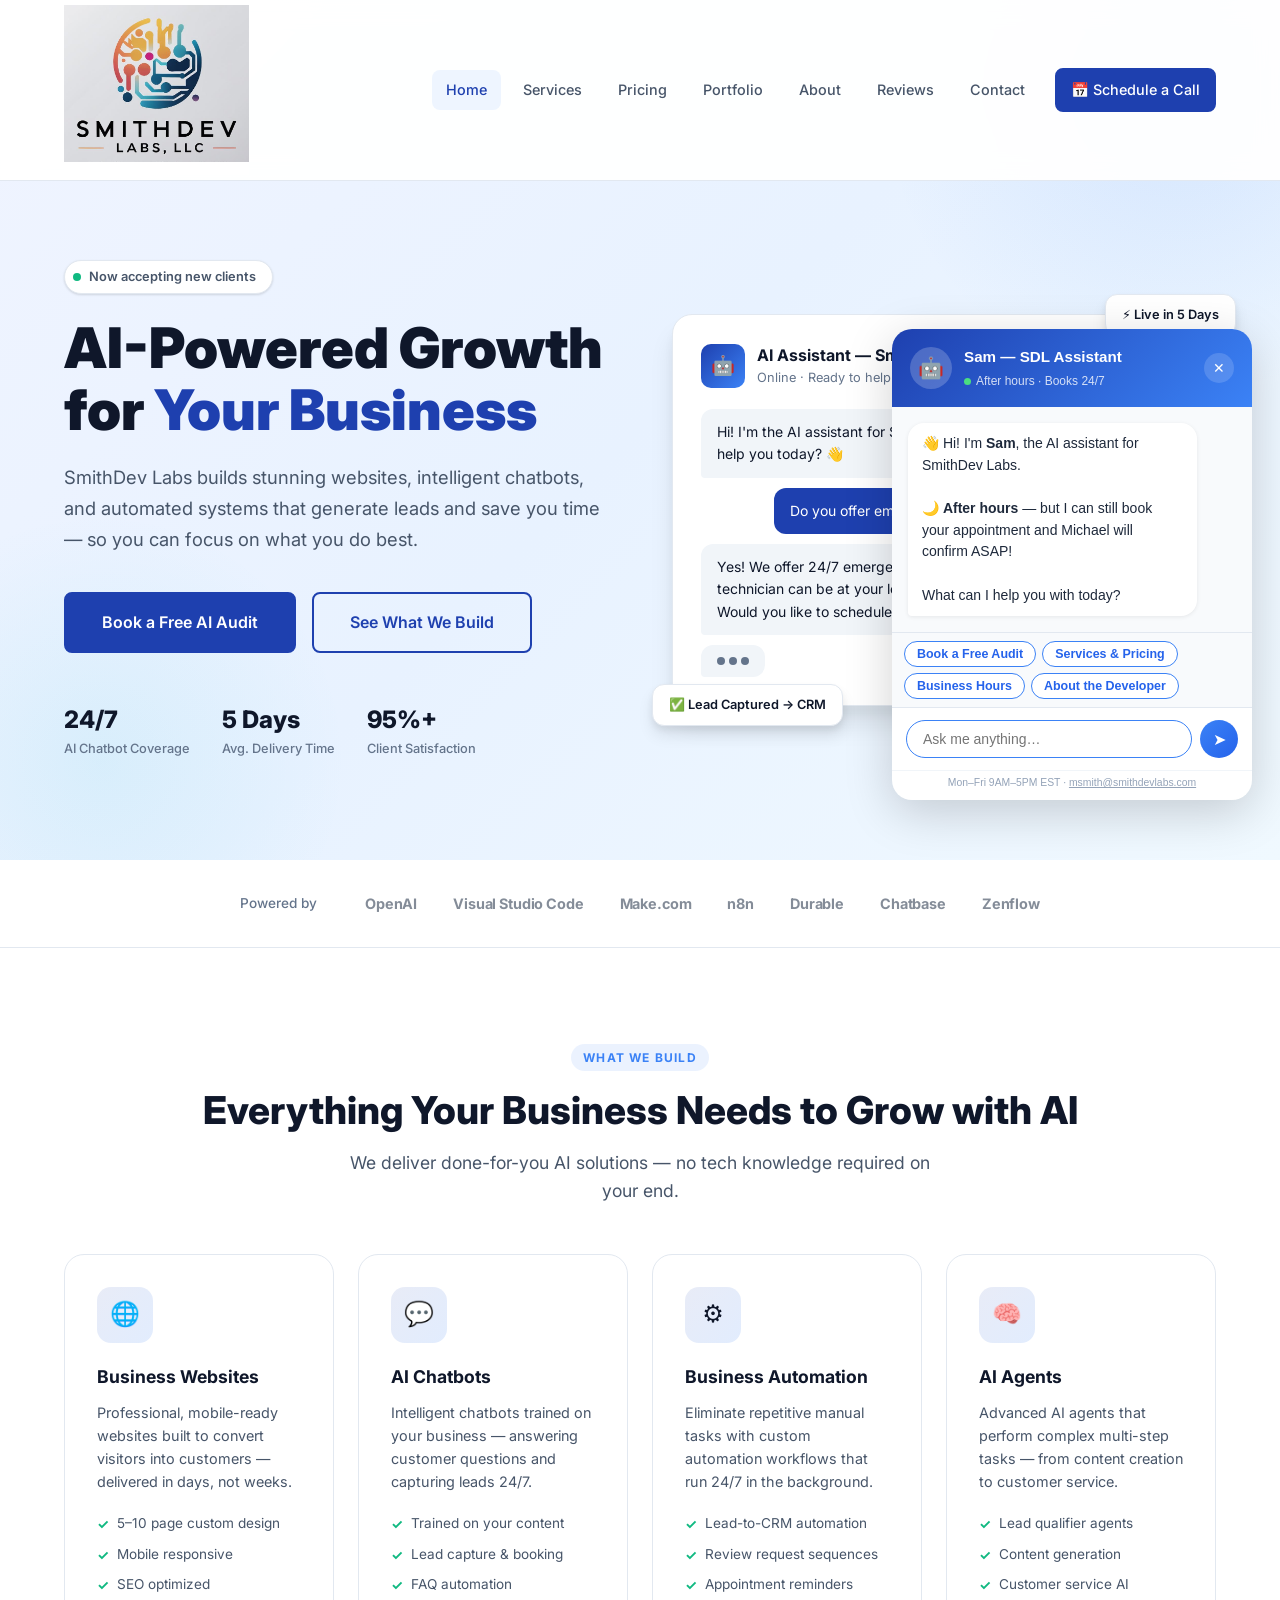
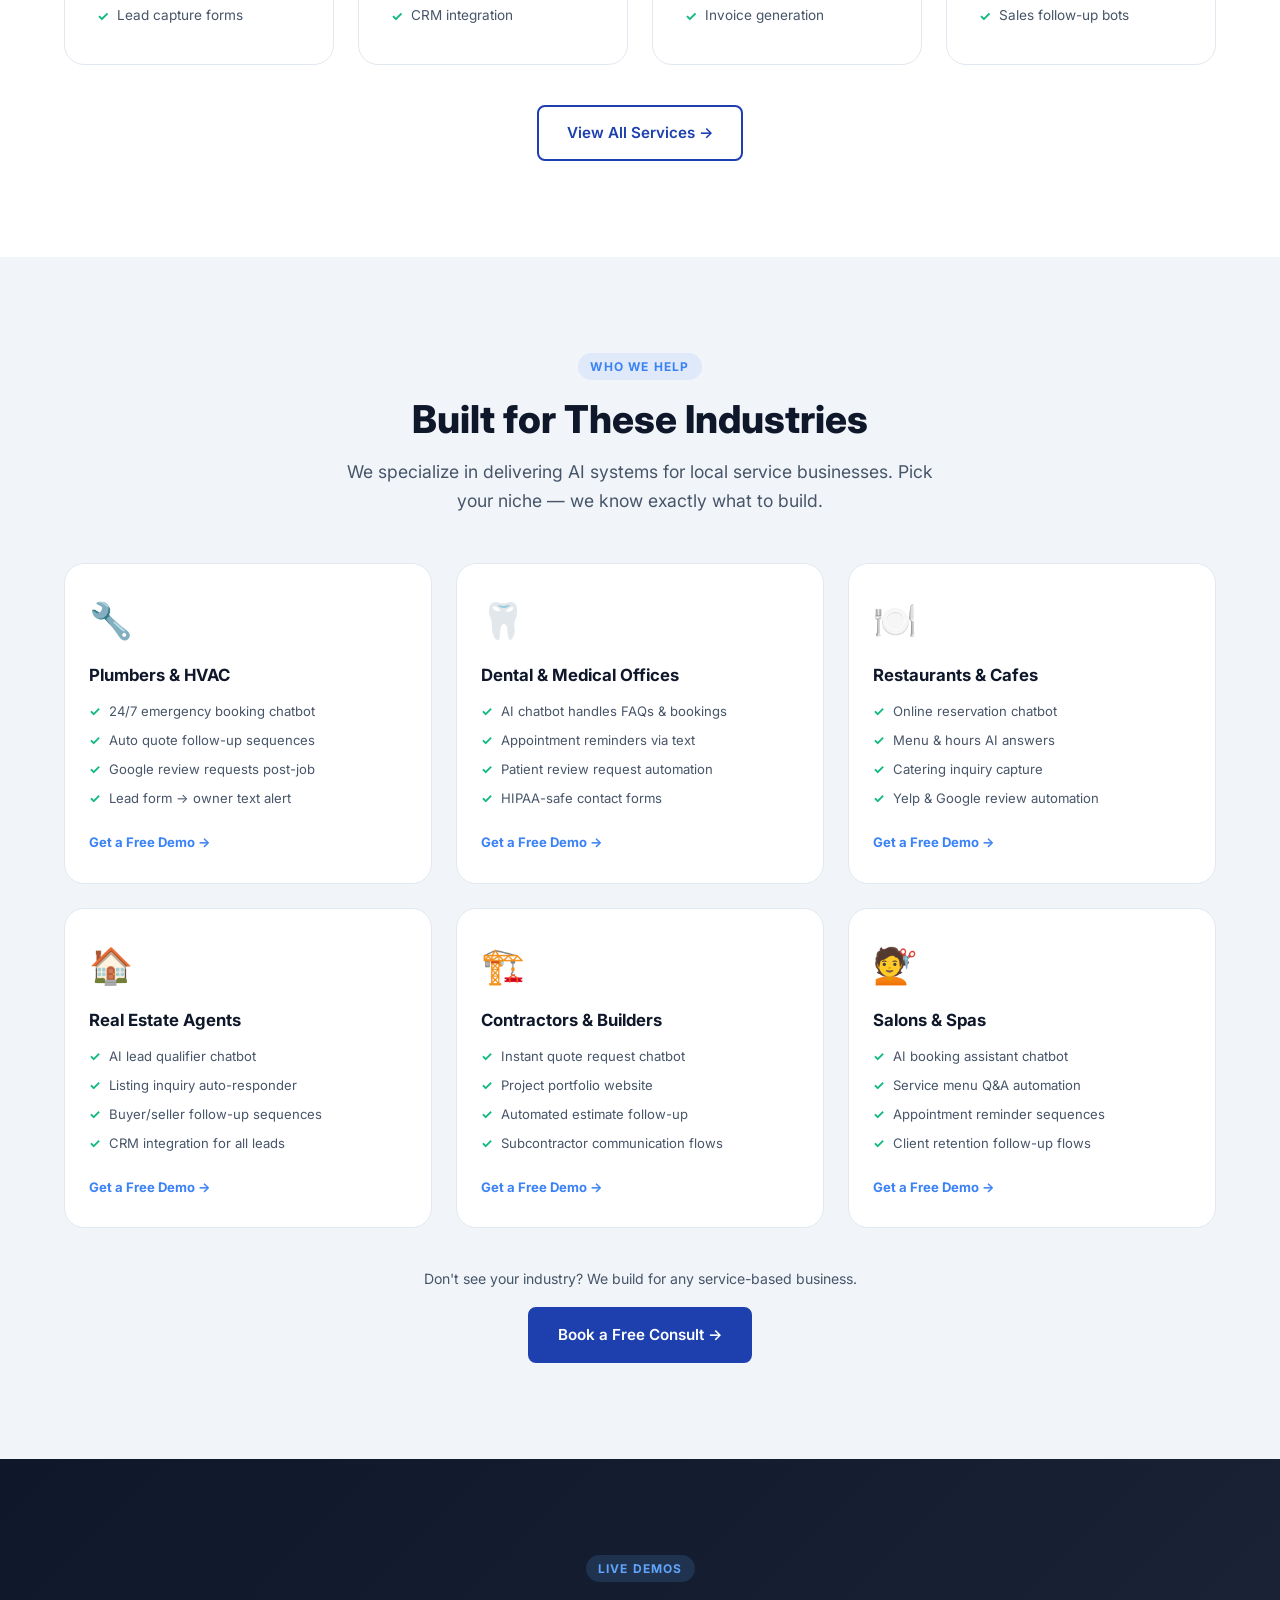
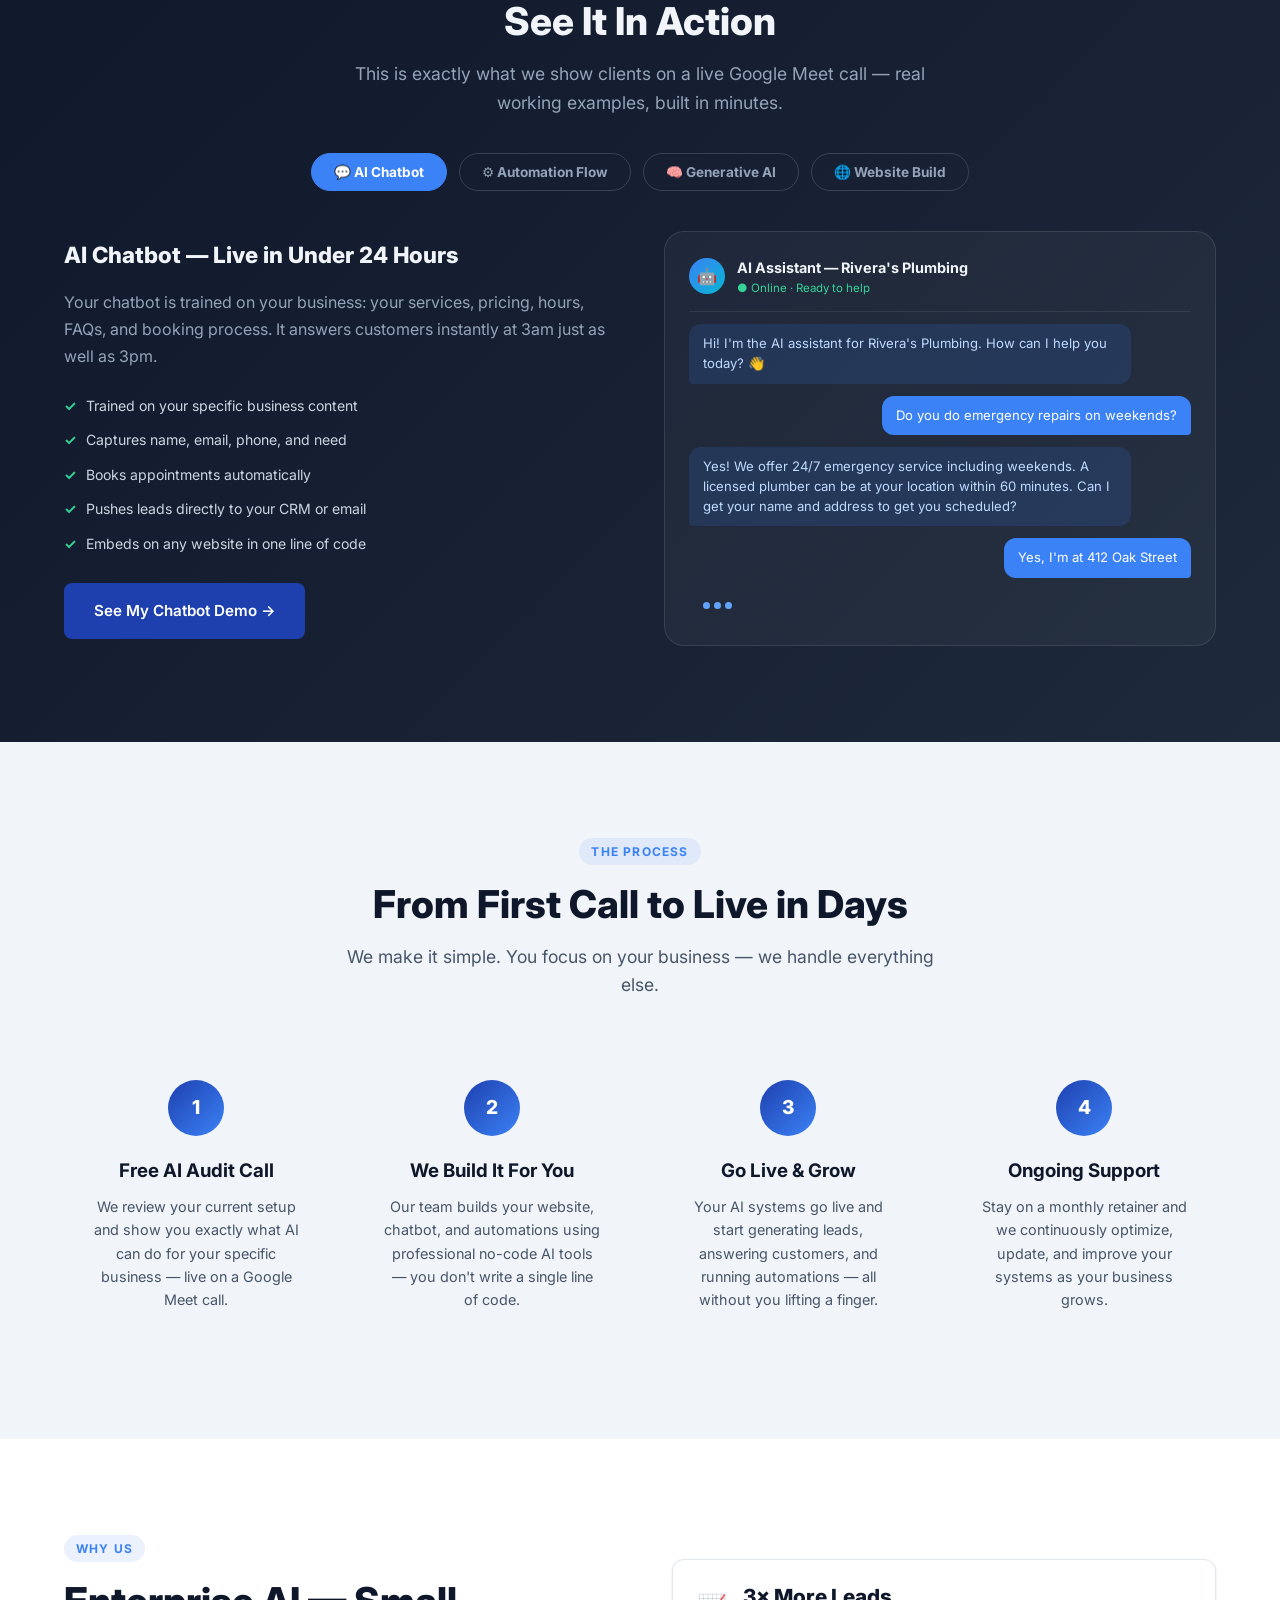
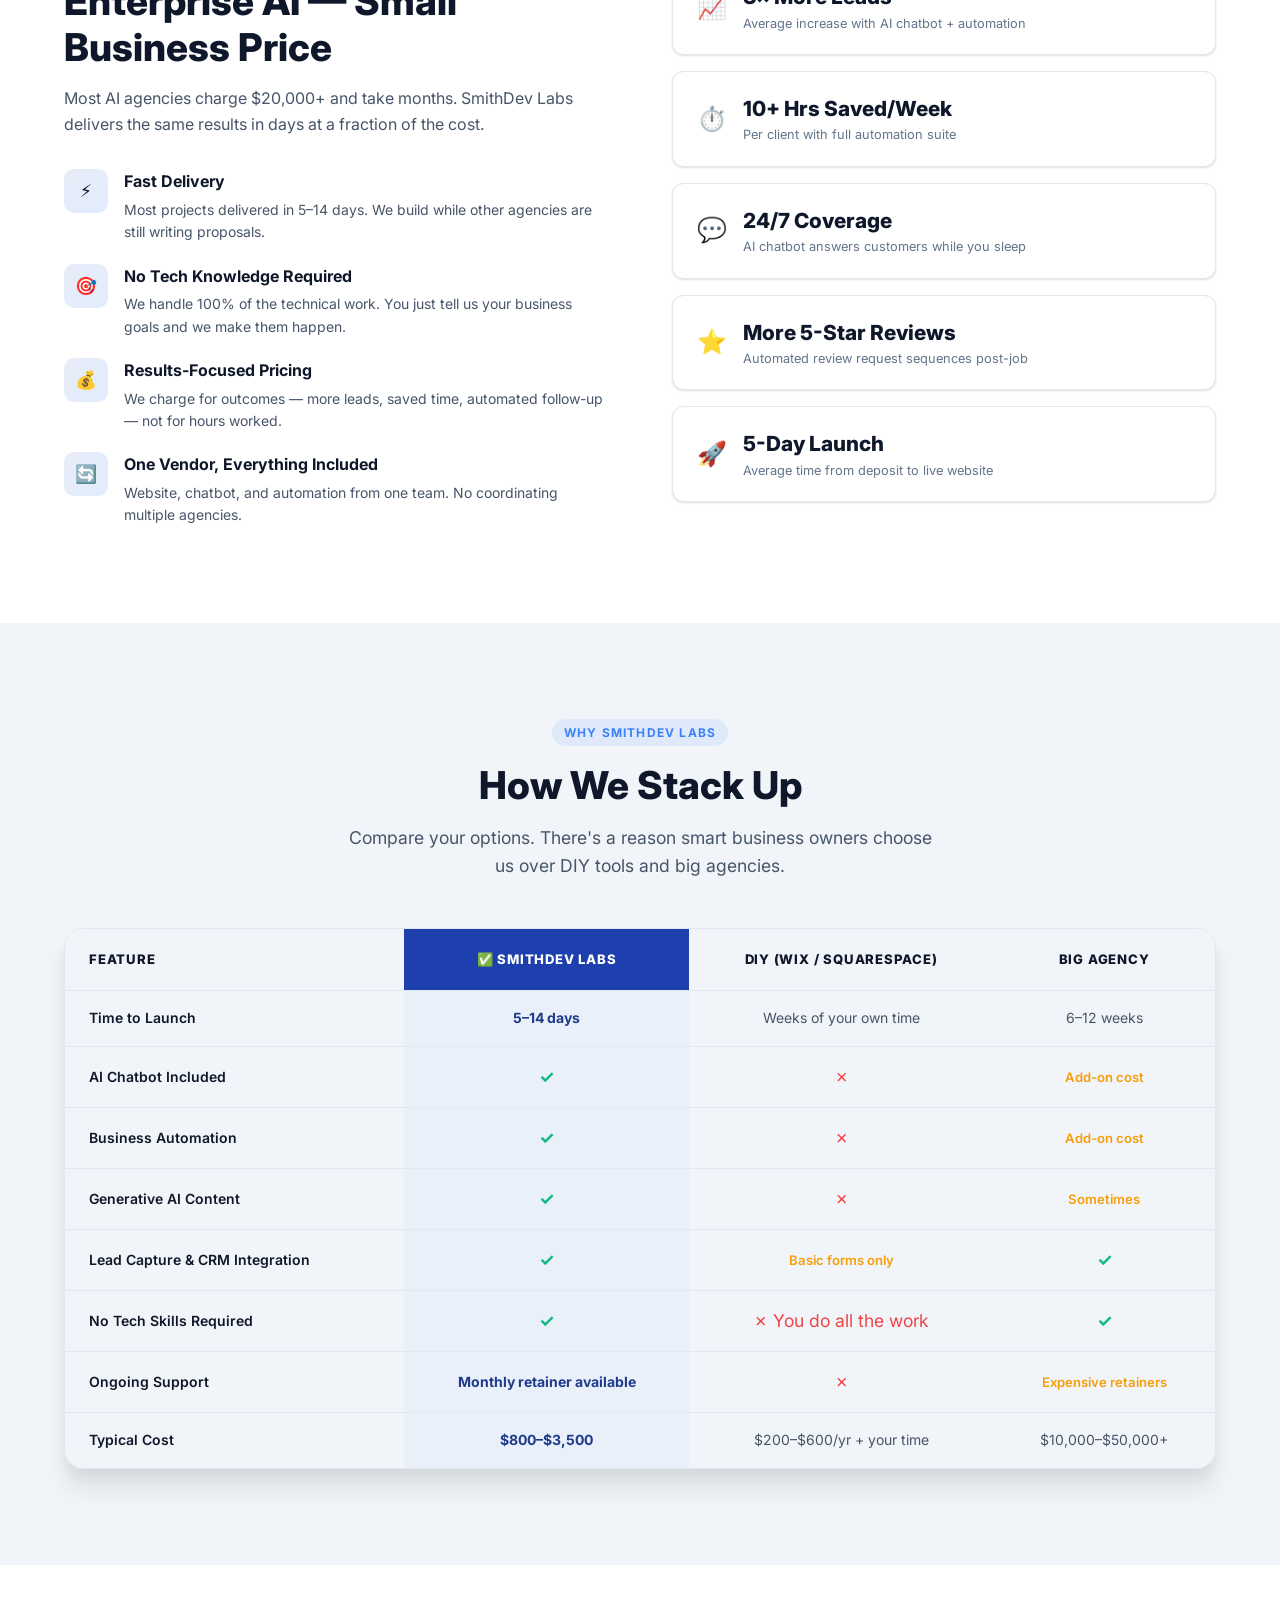
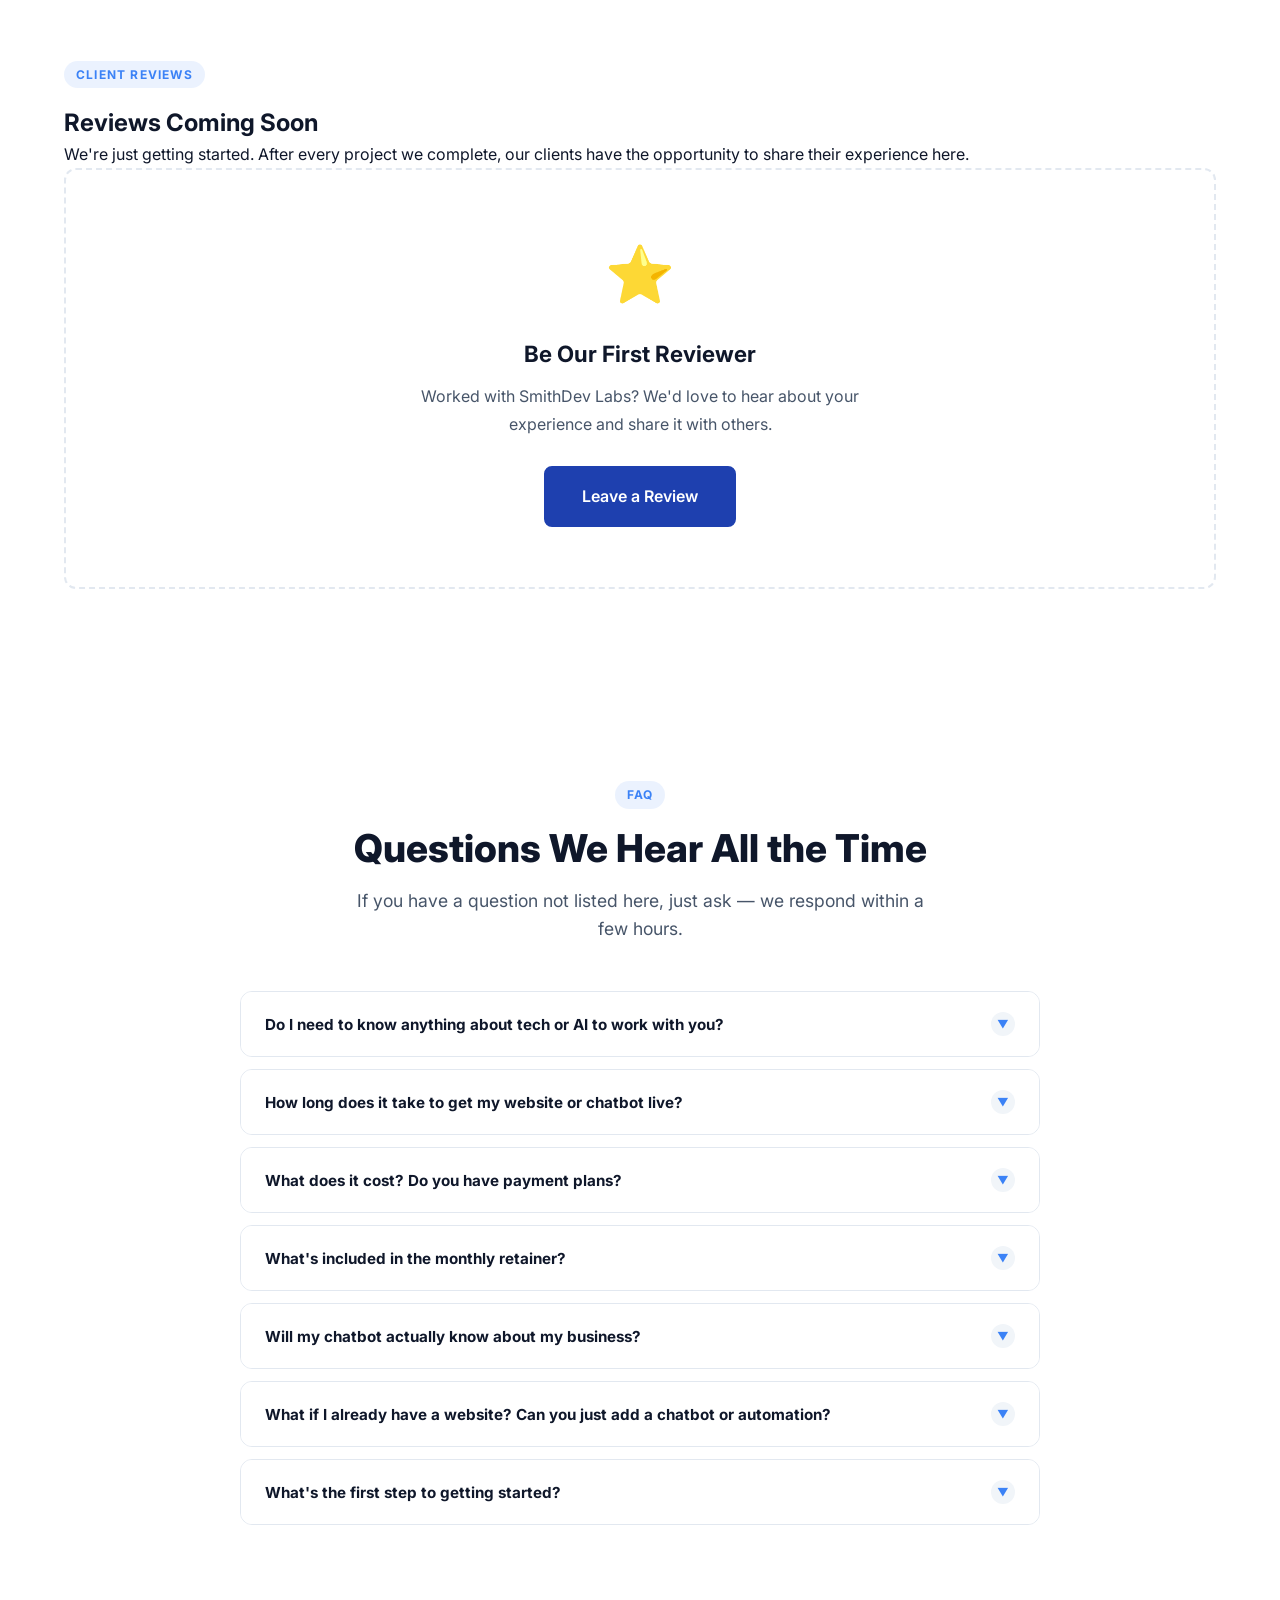
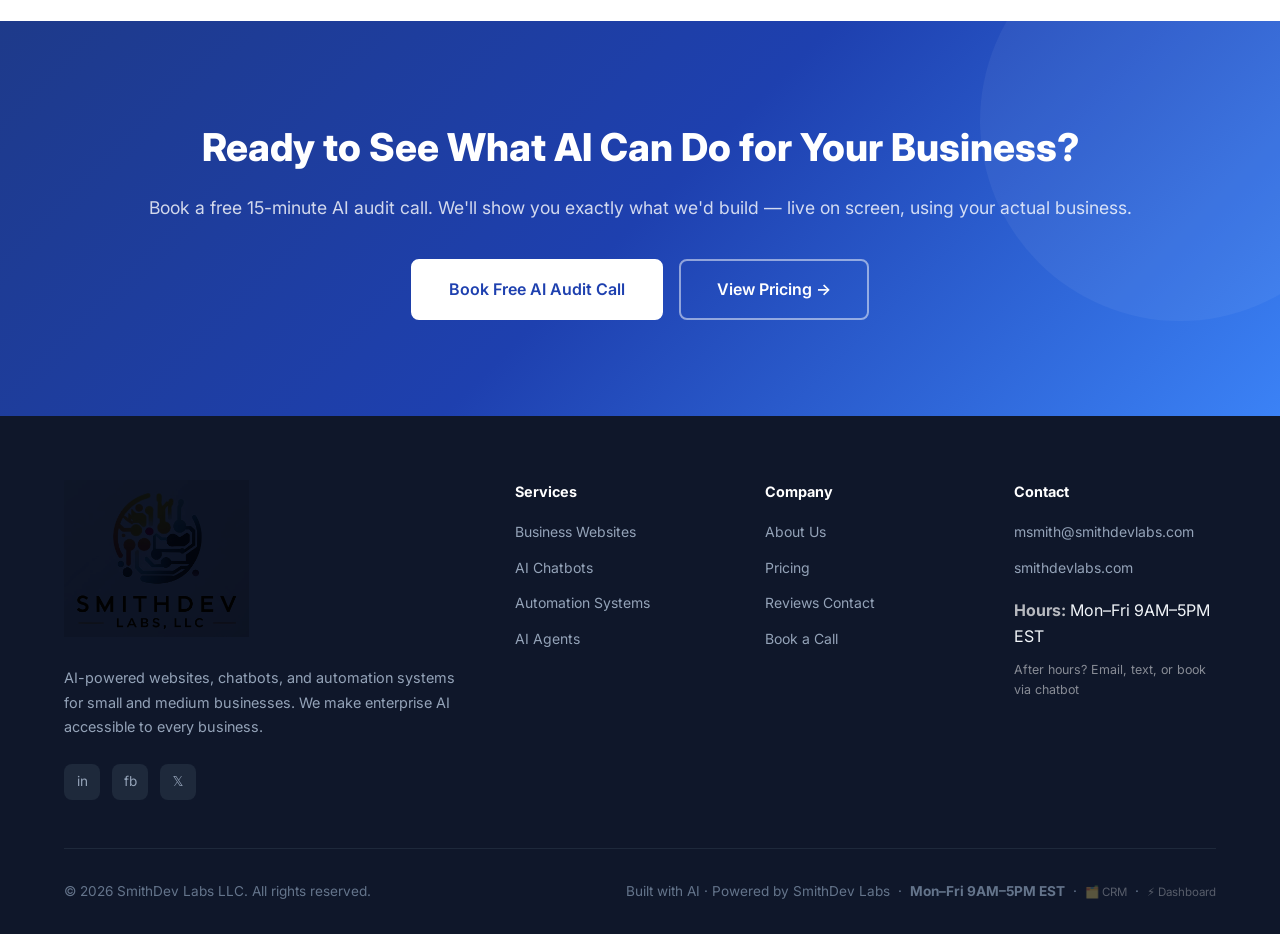
<file: index.html>
<!DOCTYPE html>
<html lang="en">
<head>
  <meta charset="UTF-8" />
  <meta name="viewport" content="width=device-width, initial-scale=1.0" />
  <title>SmithDev Labs — AI Solutions, Chatbots & Automation for Business</title>
  <meta name="description" content="SmithDev Labs builds AI-powered websites, intelligent chatbots, and business automation systems for small and medium businesses. Get more leads, save time, and grow faster." />
  <link rel="stylesheet" href="css/style.css?v=8" />
  <link rel="icon" href="data:image/svg+xml,<svg xmlns='http://www.w3.org/2000/svg' viewBox='0 0 100 100'><text y='.9em' font-size='90'>🤖</text></svg>" />
</head>
<body>

<!-- ── NAVBAR ─────────────────────────────────────────── -->
<nav class="navbar" id="navbar">
  <div class="container">
    <div class="nav-inner">
      <a href="index.html" class="nav-logo">
        <img src="images/logo.png" alt="SmithDev Labs LLC" class="nav-logo-img" />
      </a>
      <div class="nav-links" id="navLinks">
        <a href="index.html" class="active">Home</a>
        <a href="services.html">Services</a>
        <a href="pricing.html">Pricing</a>
        <a href="portfolio.html">Portfolio</a>
        <a href="about.html">About</a>
        <a href="testimonials.html">Reviews</a>
        <a href="contact.html">Contact</a>
        <a href="schedule.html" class="btn btn-primary btn-sm nav-cta">📅 Schedule a Call</a>
      </div>
      <div class="nav-toggle" id="navToggle" aria-label="Toggle menu">
        <span></span><span></span><span></span>
      </div>
    </div>
  </div>
</nav>

<!-- ── HERO ───────────────────────────────────────────── -->
<section class="hero">
  <div class="container">
    <div class="hero-inner">
      <div class="hero-content">
        <div class="hero-badge">
          <span class="hero-badge-dot"></span>
          Now accepting new clients
        </div>
        <h1>AI-Powered Growth for <span>Your Business</span></h1>
        <p class="hero-sub">
          SmithDev Labs builds stunning websites, intelligent chatbots, and automated systems that generate leads and save you time — so you can focus on what you do best.
        </p>
        <div class="hero-actions">
          <a href="contact.html" class="btn btn-primary btn-lg">Book a Free AI Audit</a>
          <a href="services.html" class="btn btn-outline btn-lg">See What We Build</a>
        </div>
        <div class="hero-stats">
          <div class="stat">
            <div class="stat-num">24/7</div>
            <div class="stat-label">AI Chatbot Coverage</div>
          </div>
          <div class="stat">
            <div class="stat-num">5 Days</div>
            <div class="stat-label">Avg. Delivery Time</div>
          </div>
          <div class="stat">
            <div class="stat-num">95%+</div>
            <div class="stat-label">Client Satisfaction</div>
          </div>
        </div>
      </div>

      <div class="hero-visual">
        <div class="floating-badge top">
          ⚡ Live in 5 Days
        </div>
        <div class="hero-card">
          <div class="hero-card-header">
            <div class="hero-card-icon">🤖</div>
            <div>
              <div class="hero-card-title">AI Assistant — Smith's Plumbing</div>
              <div class="hero-card-sub">Online · Ready to help</div>
            </div>
          </div>
          <div class="chat-bubble bot">Hi! I'm the AI assistant for Smith's Plumbing. How can I help you today? 👋</div>
          <div class="chat-bubble user">Do you offer emergency service?</div>
          <div class="chat-bubble bot">Yes! We offer 24/7 emergency plumbing service. A technician can be at your location within 60 minutes. Would you like to schedule a call?</div>
          <div class="chat-typing">
            <span></span><span></span><span></span>
          </div>
        </div>
        <div class="floating-badge bottom">
          ✅ Lead Captured → CRM
        </div>
      </div>
    </div>
  </div>
</section>

<!-- ── TRUST BAR ───────────────────────────────────────── -->
<div class="trust-bar">
  <div class="container">
    <div class="trust-inner">
      <span class="trust-label">Powered by</span>
      <div class="trust-logos">
        <span class="trust-logo">OpenAI</span>
        <span class="trust-logo">Visual Studio Code</span>
        <span class="trust-logo">Make.com</span>
        <span class="trust-logo">n8n</span>
        <span class="trust-logo">Durable</span>
        <span class="trust-logo">Chatbase</span>
        <span class="trust-logo">Zenflow</span>
      </div>
    </div>
  </div>
</div>

<!-- ── SERVICES OVERVIEW ───────────────────────────────── -->
<section class="section">
  <div class="container">
    <div class="text-center">
      <span class="section-label">What We Build</span>
      <h2 class="section-title">Everything Your Business Needs to Grow with AI</h2>
      <p class="section-sub">We deliver done-for-you AI solutions — no tech knowledge required on your end.</p>
    </div>
    <div class="services-grid">
      <div class="service-card fade-up">
        <div class="service-icon">🌐</div>
        <h3>Business Websites</h3>
        <p>Professional, mobile-ready websites built to convert visitors into customers — delivered in days, not weeks.</p>
        <ul>
          <li>5–10 page custom design</li>
          <li>Mobile responsive</li>
          <li>SEO optimized</li>
          <li>Lead capture forms</li>
        </ul>
      </div>
      <div class="service-card fade-up">
        <div class="service-icon">💬</div>
        <h3>AI Chatbots</h3>
        <p>Intelligent chatbots trained on your business — answering customer questions and capturing leads 24/7.</p>
        <ul>
          <li>Trained on your content</li>
          <li>Lead capture & booking</li>
          <li>FAQ automation</li>
          <li>CRM integration</li>
        </ul>
      </div>
      <div class="service-card fade-up">
        <div class="service-icon">⚙️</div>
        <h3>Business Automation</h3>
        <p>Eliminate repetitive manual tasks with custom automation workflows that run 24/7 in the background.</p>
        <ul>
          <li>Lead-to-CRM automation</li>
          <li>Review request sequences</li>
          <li>Appointment reminders</li>
          <li>Invoice generation</li>
        </ul>
      </div>
      <div class="service-card fade-up">
        <div class="service-icon">🧠</div>
        <h3>AI Agents</h3>
        <p>Advanced AI agents that perform complex multi-step tasks — from content creation to customer service.</p>
        <ul>
          <li>Lead qualifier agents</li>
          <li>Content generation</li>
          <li>Customer service AI</li>
          <li>Sales follow-up bots</li>
        </ul>
      </div>
    </div>
    <div class="text-center" style="margin-top:40px;">
      <a href="services.html" class="btn btn-outline">View All Services →</a>
    </div>
  </div>
</section>

<!-- ── INDUSTRIES WE SERVE ────────────────────────────── -->
<section class="section" style="background:var(--light);">
  <div class="container">
    <div class="text-center">
      <span class="section-label">Who We Help</span>
      <h2 class="section-title">Built for These Industries</h2>
      <p class="section-sub">We specialize in delivering AI systems for local service businesses. Pick your niche — we know exactly what to build.</p>
    </div>
    <div class="industries-grid">
      <div class="industry-card fade-up">
        <div class="industry-icon">🔧</div>
        <h3>Plumbers &amp; HVAC</h3>
        <ul>
          <li>24/7 emergency booking chatbot</li>
          <li>Auto quote follow-up sequences</li>
          <li>Google review requests post-job</li>
          <li>Lead form → owner text alert</li>
        </ul>
        <a href="contact.html" class="industry-link">Get a Free Demo →</a>
      </div>
      <div class="industry-card fade-up">
        <div class="industry-icon">🦷</div>
        <h3>Dental &amp; Medical Offices</h3>
        <ul>
          <li>AI chatbot handles FAQs &amp; bookings</li>
          <li>Appointment reminders via text</li>
          <li>Patient review request automation</li>
          <li>HIPAA-safe contact forms</li>
        </ul>
        <a href="contact.html" class="industry-link">Get a Free Demo →</a>
      </div>
      <div class="industry-card fade-up">
        <div class="industry-icon">🍽️</div>
        <h3>Restaurants &amp; Cafes</h3>
        <ul>
          <li>Online reservation chatbot</li>
          <li>Menu &amp; hours AI answers</li>
          <li>Catering inquiry capture</li>
          <li>Yelp &amp; Google review automation</li>
        </ul>
        <a href="contact.html" class="industry-link">Get a Free Demo →</a>
      </div>
      <div class="industry-card fade-up">
        <div class="industry-icon">🏠</div>
        <h3>Real Estate Agents</h3>
        <ul>
          <li>AI lead qualifier chatbot</li>
          <li>Listing inquiry auto-responder</li>
          <li>Buyer/seller follow-up sequences</li>
          <li>CRM integration for all leads</li>
        </ul>
        <a href="contact.html" class="industry-link">Get a Free Demo →</a>
      </div>
      <div class="industry-card fade-up">
        <div class="industry-icon">🏗️</div>
        <h3>Contractors &amp; Builders</h3>
        <ul>
          <li>Instant quote request chatbot</li>
          <li>Project portfolio website</li>
          <li>Automated estimate follow-up</li>
          <li>Subcontractor communication flows</li>
        </ul>
        <a href="contact.html" class="industry-link">Get a Free Demo →</a>
      </div>
      <div class="industry-card fade-up">
        <div class="industry-icon">💇</div>
        <h3>Salons &amp; Spas</h3>
        <ul>
          <li>AI booking assistant chatbot</li>
          <li>Service menu Q&amp;A automation</li>
          <li>Appointment reminder sequences</li>
          <li>Client retention follow-up flows</li>
        </ul>
        <a href="contact.html" class="industry-link">Get a Free Demo →</a>
      </div>
    </div>
    <div class="text-center" style="margin-top:40px;">
      <p style="color:var(--text-light);font-size:.88rem;margin-bottom:16px;">Don't see your industry? We build for any service-based business.</p>
      <a href="contact.html" class="btn btn-primary">Book a Free Consult →</a>
    </div>
  </div>
</section>

<!-- ── SEE IT IN ACTION ────────────────────────────────── -->
<section class="demo-section">
  <div class="container">
    <div class="text-center">
      <span class="section-label">Live Demos</span>
      <h2 class="section-title">See It In Action</h2>
      <p class="section-sub">This is exactly what we show clients on a live Google Meet call — real working examples, built in minutes.</p>
    </div>
    <div class="demo-tabs">
      <button class="demo-tab active" onclick="showDemo('chatbot')">💬 AI Chatbot</button>
      <button class="demo-tab" onclick="showDemo('automation')">⚙️ Automation Flow</button>
      <button class="demo-tab" onclick="showDemo('genai')">🧠 Generative AI</button>
      <button class="demo-tab" onclick="showDemo('website')">🌐 Website Build</button>
    </div>
    <div class="demo-panels">

      <div class="demo-panel active" id="demo-chatbot">
        <div class="demo-panel-text">
          <h3>AI Chatbot — Live in Under 24 Hours</h3>
          <p>Your chatbot is trained on your business: your services, pricing, hours, FAQs, and booking process. It answers customers instantly at 3am just as well as 3pm.</p>
          <ul>
            <li><span class="check">✓</span> Trained on your specific business content</li>
            <li><span class="check">✓</span> Captures name, email, phone, and need</li>
            <li><span class="check">✓</span> Books appointments automatically</li>
            <li><span class="check">✓</span> Pushes leads directly to your CRM or email</li>
            <li><span class="check">✓</span> Embeds on any website in one line of code</li>
          </ul>
          <a href="contact.html" class="btn btn-primary">See My Chatbot Demo →</a>
        </div>
        <div class="demo-panel-visual">
          <div class="demo-chat-window">
            <div class="demo-chat-header">
              <div class="demo-chat-avatar">🤖</div>
              <div>
                <div class="demo-chat-name">AI Assistant — Rivera's Plumbing</div>
                <div class="demo-chat-status">● Online · Ready to help</div>
              </div>
            </div>
            <div class="demo-msg bot">Hi! I'm the AI assistant for Rivera's Plumbing. How can I help you today? 👋</div>
            <div class="demo-msg user">Do you do emergency repairs on weekends?</div>
            <div class="demo-msg bot">Yes! We offer 24/7 emergency service including weekends. A licensed plumber can be at your location within 60 minutes. Can I get your name and address to get you scheduled?</div>
            <div class="demo-msg user">Yes, I'm at 412 Oak Street</div>
            <div class="demo-typing"><span></span><span></span><span></span></div>
          </div>
        </div>
      </div>

      <div class="demo-panel" id="demo-automation">
        <div class="demo-panel-text">
          <h3>Automation That Runs While You Sleep</h3>
          <p>Every new lead triggers a chain of actions automatically — no manual work on your end. Built with Make.com or n8n depending on your needs.</p>
          <ul>
            <li><span class="check">✓</span> New lead → instant text to owner</li>
            <li><span class="check">✓</span> Lead auto-added to your CRM</li>
            <li><span class="check">✓</span> 3-email follow-up sequence fires automatically</li>
            <li><span class="check">✓</span> Job complete → Google review request sent</li>
            <li><span class="check">✓</span> No-shows get automatic rebooking texts</li>
          </ul>
          <a href="contact.html" class="btn btn-primary">See My Automation Demo →</a>
        </div>
        <div class="demo-panel-visual">
          <div class="automation-flow">
            <div class="flow-step"><div class="flow-step-icon" style="background:rgba(59,130,246,.2);">📋</div><div class="flow-step-text"><div class="flow-name">New Lead Submits Form</div><div class="flow-desc">Website contact form triggered</div></div></div>
            <div class="flow-arrow">↓</div>
            <div class="flow-step"><div class="flow-step-icon" style="background:rgba(16,185,129,.2);">📱</div><div class="flow-step-text"><div class="flow-name">Owner Gets Text Alert</div><div class="flow-desc">Instant SMS: "New lead — John at 555-0192"</div></div></div>
            <div class="flow-arrow">↓</div>
            <div class="flow-step"><div class="flow-step-icon" style="background:rgba(168,85,247,.2);">🗂️</div><div class="flow-step-text"><div class="flow-name">Lead Added to CRM</div><div class="flow-desc">Airtable / Google Sheets / HubSpot</div></div></div>
            <div class="flow-arrow">↓</div>
            <div class="flow-step"><div class="flow-step-icon" style="background:rgba(245,158,11,.2);">✉️</div><div class="flow-step-text"><div class="flow-name">3-Email Sequence Fires</div><div class="flow-desc">Day 1, Day 3, Day 7 follow-up emails</div></div></div>
            <div class="flow-arrow">↓</div>
            <div class="flow-step"><div class="flow-step-icon" style="background:rgba(239,68,68,.2);">⭐</div><div class="flow-step-text"><div class="flow-name">Job Done → Review Request</div><div class="flow-desc">Auto Google review link sent to client</div></div></div>
          </div>
        </div>
      </div>

      <div class="demo-panel" id="demo-genai">
        <div class="demo-panel-text">
          <h3>Generative AI — Content That Writes Itself</h3>
          <p>We build AI systems that generate professional content for your business automatically — blog posts, social captions, email campaigns, and more — all in your brand voice.</p>
          <ul>
            <li><span class="check">✓</span> Weekly blog posts written by AI, reviewed by you</li>
            <li><span class="check">✓</span> Social media captions auto-generated &amp; scheduled</li>
            <li><span class="check">✓</span> Email newsletters drafted from a topic you pick</li>
            <li><span class="check">✓</span> AI trained on your tone, brand, and style</li>
            <li><span class="check">✓</span> Powered by GPT-4 and Claude</li>
          </ul>
          <a href="contact.html" class="btn btn-primary">See Generative AI Demo →</a>
        </div>
        <div class="demo-panel-visual">
          <div class="demo-chat-window">
            <div class="demo-chat-header">
              <div class="demo-chat-avatar" style="background:linear-gradient(135deg,#a855f7,#3b82f6);">✍️</div>
              <div>
                <div class="demo-chat-name">AI Content Engine</div>
                <div class="demo-chat-status">● Generating content…</div>
              </div>
            </div>
            <div class="demo-msg bot">📝 <strong>Blog Post Generated:</strong><br>"5 Signs Your HVAC System Needs Replacement This Winter"<br><em>SEO-optimized · 800 words · ready to publish</em></div>
            <div class="demo-msg bot">📱 <strong>Social Caption (Facebook):</strong><br>"Is your heat cutting out? Don't wait until it's freezing — we offer same-day diagnostics. Call now! ☎️ #HVAC #Philadelphia"</div>
            <div class="demo-msg bot">📧 <strong>Email Subject Lines (A/B test):</strong><br>A: "Your furnace won't last the winter — here's why"<br>B: "We have openings this week — book before the rush"</div>
          </div>
        </div>
      </div>

      <div class="demo-panel" id="demo-website">
        <div class="demo-panel-text">
          <h3>Professional Website — Live in 5 Days</h3>
          <p>We build fast, mobile-ready websites that are designed to convert visitors into leads. Every site includes a built-in chatbot, lead forms, and SEO setup — ready for Google.</p>
          <ul>
            <li><span class="check">✓</span> 5–10 custom pages (Home, Services, About, Contact)</li>
            <li><span class="check">✓</span> Mobile-first, fast-loading design</li>
            <li><span class="check">✓</span> AI chatbot embedded on every page</li>
            <li><span class="check">✓</span> Google Maps, reviews &amp; booking integrations</li>
            <li><span class="check">✓</span> Hosted &amp; deployed — you don't touch a thing</li>
          </ul>
          <a href="portfolio.html" class="btn btn-primary">View Sample Websites →</a>
        </div>
        <div class="demo-panel-visual">
          <div style="border-radius:10px;overflow:hidden;border:1px solid rgba(255,255,255,.12);">
            <div style="background:#1e293b;padding:10px 14px;display:flex;align-items:center;gap:8px;">
              <span style="width:10px;height:10px;background:#ef4444;border-radius:50%;display:inline-block;"></span>
              <span style="width:10px;height:10px;background:#f59e0b;border-radius:50%;display:inline-block;"></span>
              <span style="width:10px;height:10px;background:#22c55e;border-radius:50%;display:inline-block;"></span>
              <span style="background:rgba(255,255,255,.08);border-radius:4px;padding:3px 10px;font-size:.7rem;color:#94a3b8;margin-left:8px;">smithsplumbing.com</span>
            </div>
            <div style="background:#0f172a;padding:20px;display:flex;flex-direction:column;gap:12px;">
              <div style="background:linear-gradient(135deg,#1e40af,#3b82f6);border-radius:8px;padding:20px;">
                <div style="font-size:.65rem;color:rgba(255,255,255,.6);text-transform:uppercase;letter-spacing:.1em;margin-bottom:6px;">Smith's Plumbing LLC</div>
                <div style="font-size:1.1rem;font-weight:800;color:#fff;margin-bottom:8px;">Philadelphia's #1 Emergency Plumber</div>
                <div style="background:#fff;color:#1e40af;font-size:.72rem;font-weight:700;padding:8px 16px;border-radius:6px;display:inline-block;">📞 Call Now — 24/7</div>
              </div>
              <div style="display:grid;grid-template-columns:1fr 1fr 1fr;gap:8px;">
                <div style="background:rgba(255,255,255,.05);border-radius:6px;padding:10px;text-align:center;font-size:.68rem;color:#94a3b8;">🚿<br>Drain Repair</div>
                <div style="background:rgba(255,255,255,.05);border-radius:6px;padding:10px;text-align:center;font-size:.68rem;color:#94a3b8;">🚰<br>Water Heater</div>
                <div style="background:rgba(255,255,255,.05);border-radius:6px;padding:10px;text-align:center;font-size:.68rem;color:#94a3b8;">🔧<br>Emergency</div>
              </div>
            </div>
          </div>
        </div>
      </div>

    </div>
  </div>
</section>

<!-- ── HOW IT WORKS ────────────────────────────────────── -->
<section class="section how-it-works">
  <div class="container">
    <div class="text-center">
      <span class="section-label">The Process</span>
      <h2 class="section-title">From First Call to Live in Days</h2>
      <p class="section-sub">We make it simple. You focus on your business — we handle everything else.</p>
    </div>
    <div class="steps-grid">
      <div class="step fade-up">
        <div class="step-num">1</div>
        <h3>Free AI Audit Call</h3>
        <p>We review your current setup and show you exactly what AI can do for your specific business — live on a Google Meet call.</p>
      </div>
      <div class="step fade-up">
        <div class="step-num">2</div>
        <h3>We Build It For You</h3>
        <p>Our team builds your website, chatbot, and automations using professional no-code AI tools — you don't write a single line of code.</p>
      </div>
      <div class="step fade-up">
        <div class="step-num">3</div>
        <h3>Go Live & Grow</h3>
        <p>Your AI systems go live and start generating leads, answering customers, and running automations — all without you lifting a finger.</p>
      </div>
      <div class="step fade-up">
        <div class="step-num">4</div>
        <h3>Ongoing Support</h3>
        <p>Stay on a monthly retainer and we continuously optimize, update, and improve your systems as your business grows.</p>
      </div>
    </div>
  </div>
</section>

<!-- ── WHY SMITHDEV LABS ────────────────────────────────── -->
<section class="section">
  <div class="container">
    <div class="why-grid">
      <div>
        <span class="section-label">Why Us</span>
        <h2 class="section-title">Enterprise AI — Small Business Price</h2>
        <p style="color:var(--text-light);margin-bottom:8px;">Most AI agencies charge $20,000+ and take months. SmithDev Labs delivers the same results in days at a fraction of the cost.</p>
        <div class="why-list">
          <div class="why-item fade-up">
            <div class="why-icon">⚡</div>
            <div>
              <h4>Fast Delivery</h4>
              <p>Most projects delivered in 5–14 days. We build while other agencies are still writing proposals.</p>
            </div>
          </div>
          <div class="why-item fade-up">
            <div class="why-icon">🎯</div>
            <div>
              <h4>No Tech Knowledge Required</h4>
              <p>We handle 100% of the technical work. You just tell us your business goals and we make them happen.</p>
            </div>
          </div>
          <div class="why-item fade-up">
            <div class="why-icon">💰</div>
            <div>
              <h4>Results-Focused Pricing</h4>
              <p>We charge for outcomes — more leads, saved time, automated follow-up — not for hours worked.</p>
            </div>
          </div>
          <div class="why-item fade-up">
            <div class="why-icon">🔄</div>
            <div>
              <h4>One Vendor, Everything Included</h4>
              <p>Website, chatbot, and automation from one team. No coordinating multiple agencies.</p>
            </div>
          </div>
        </div>
      </div>
      <div class="why-visual fade-up">
        <div class="metric-card">
          <div class="metric-icon">📈</div>
          <div>
            <div class="metric-val">3× More Leads</div>
            <div class="metric-label">Average increase with AI chatbot + automation</div>
          </div>
        </div>
        <div class="metric-card">
          <div class="metric-icon">⏱️</div>
          <div>
            <div class="metric-val">10+ Hrs Saved/Week</div>
            <div class="metric-label">Per client with full automation suite</div>
          </div>
        </div>
        <div class="metric-card">
          <div class="metric-icon">💬</div>
          <div>
            <div class="metric-val">24/7 Coverage</div>
            <div class="metric-label">AI chatbot answers customers while you sleep</div>
          </div>
        </div>
        <div class="metric-card">
          <div class="metric-icon">⭐</div>
          <div>
            <div class="metric-val">More 5-Star Reviews</div>
            <div class="metric-label">Automated review request sequences post-job</div>
          </div>
        </div>
        <div class="metric-card">
          <div class="metric-icon">🚀</div>
          <div>
            <div class="metric-val">5-Day Launch</div>
            <div class="metric-label">Average time from deposit to live website</div>
          </div>
        </div>
      </div>
    </div>
  </div>
</section>

<!-- ── COMPARISON TABLE ────────────────────────────────── -->
<section class="section" style="background:var(--light);">
  <div class="container">
    <div class="text-center">
      <span class="section-label">Why SmithDev Labs</span>
      <h2 class="section-title">How We Stack Up</h2>
      <p class="section-sub">Compare your options. There's a reason smart business owners choose us over DIY tools and big agencies.</p>
    </div>
    <div class="compare-wrap">
      <table class="compare-table">
        <thead>
          <tr>
            <th>Feature</th>
            <th class="highlight">✅ SmithDev Labs</th>
            <th>DIY (Wix / Squarespace)</th>
            <th>Big Agency</th>
          </tr>
        </thead>
        <tbody>
          <tr>
            <td>Time to Launch</td>
            <td class="highlight">5–14 days</td>
            <td>Weeks of your own time</td>
            <td>6–12 weeks</td>
          </tr>
          <tr>
            <td>AI Chatbot Included</td>
            <td class="highlight"><span class="check-yes">✓</span></td>
            <td><span class="check-no">✗</span></td>
            <td><span class="check-partial">Add-on cost</span></td>
          </tr>
          <tr>
            <td>Business Automation</td>
            <td class="highlight"><span class="check-yes">✓</span></td>
            <td><span class="check-no">✗</span></td>
            <td><span class="check-partial">Add-on cost</span></td>
          </tr>
          <tr>
            <td>Generative AI Content</td>
            <td class="highlight"><span class="check-yes">✓</span></td>
            <td><span class="check-no">✗</span></td>
            <td><span class="check-partial">Sometimes</span></td>
          </tr>
          <tr>
            <td>Lead Capture &amp; CRM Integration</td>
            <td class="highlight"><span class="check-yes">✓</span></td>
            <td><span class="check-partial">Basic forms only</span></td>
            <td><span class="check-yes">✓</span></td>
          </tr>
          <tr>
            <td>No Tech Skills Required</td>
            <td class="highlight"><span class="check-yes">✓</span></td>
            <td><span class="check-no">✗ You do all the work</span></td>
            <td><span class="check-yes">✓</span></td>
          </tr>
          <tr>
            <td>Ongoing Support</td>
            <td class="highlight">Monthly retainer available</td>
            <td><span class="check-no">✗</span></td>
            <td><span class="check-partial">Expensive retainers</span></td>
          </tr>
          <tr>
            <td>Typical Cost</td>
            <td class="highlight">$800–$3,500</td>
            <td>$200–$600/yr + your time</td>
            <td>$10,000–$50,000+</td>
          </tr>
        </tbody>
      </table>
    </div>
  </div>
</section>

<!-- ── TESTIMONIALS PREVIEW ───────────────────────────── -->
<section class="section" id="testimonials">
  <div class="container">
    <div class="section-header fade-up">
      <span class="section-label">Client Reviews</span>
      <h2>Reviews Coming Soon</h2>
      <p>We're just getting started. After every project we complete, our clients have the opportunity to share their experience here.</p>
    </div>
    <div class="empty-reviews fade-up">
      <div class="empty-reviews-icon">⭐</div>
      <h3>Be Our First Reviewer</h3>
      <p>Worked with SmithDev Labs? We'd love to hear about your experience and share it with others.</p>
      <a href="testimonials.html" class="btn btn-primary btn-lg">Leave a Review</a>
    </div>
  </div>
</section>

<!-- ── FAQ ─────────────────────────────────────────────── -->
<section class="section">
  <div class="container">
    <div class="text-center">
      <span class="section-label">FAQ</span>
      <h2 class="section-title">Questions We Hear All the Time</h2>
      <p class="section-sub">If you have a question not listed here, just ask — we respond within a few hours.</p>
    </div>
    <div class="faq-grid">
      <div class="faq-item">
        <button class="faq-question" onclick="toggleFAQ(this)">
          Do I need to know anything about tech or AI to work with you?
          <span class="faq-chevron">▼</span>
        </button>
        <div class="faq-answer"><div class="faq-answer-inner">Not at all. We handle 100% of the technical work — design, build, deploy, and setup. You simply tell us about your business, your customers, and your goals. We do the rest. Most clients never touch a line of code.</div></div>
      </div>
      <div class="faq-item">
        <button class="faq-question" onclick="toggleFAQ(this)">
          How long does it take to get my website or chatbot live?
          <span class="faq-chevron">▼</span>
        </button>
        <div class="faq-answer"><div class="faq-answer-inner">A basic business website is typically live in 5–7 business days. A chatbot can be built and embedded in under 24 hours. Full automation systems usually take 7–14 days. We always give you a clear timeline before we start.</div></div>
      </div>
      <div class="faq-item">
        <button class="faq-question" onclick="toggleFAQ(this)">
          What does it cost? Do you have payment plans?
          <span class="faq-chevron">▼</span>
        </button>
        <div class="faq-answer"><div class="faq-answer-inner">Pricing starts at $800 for a basic website and goes up based on what's included. Chatbots start at $500, automation bundles at $1,200. We offer a 50% deposit to start and 50% on delivery payment structure. Check our <a href="pricing.html" style="color:var(--primary-light);font-weight:700;">Pricing page</a> for full details.</div></div>
      </div>
      <div class="faq-item">
        <button class="faq-question" onclick="toggleFAQ(this)">
          What's included in the monthly retainer?
          <span class="faq-chevron">▼</span>
        </button>
        <div class="faq-answer"><div class="faq-answer-inner">Monthly retainers start at $300/month and include: website updates, chatbot retraining, automation monitoring, performance reports, and priority support. It's like having an AI tech team on call — at a fraction of the cost of a full-time employee.</div></div>
      </div>
      <div class="faq-item">
        <button class="faq-question" onclick="toggleFAQ(this)">
          Will my chatbot actually know about my business?
          <span class="faq-chevron">▼</span>
        </button>
        <div class="faq-answer"><div class="faq-answer-inner">Yes — we train it specifically on your business. Before building, we collect your services, pricing, FAQs, hours, location, booking process, and any other info customers typically ask about. The result is an AI that sounds like it knows your business inside and out — because it does.</div></div>
      </div>
      <div class="faq-item">
        <button class="faq-question" onclick="toggleFAQ(this)">
          What if I already have a website? Can you just add a chatbot or automation?
          <span class="faq-chevron">▼</span>
        </button>
        <div class="faq-answer"><div class="faq-answer-inner">Absolutely. We can add a chatbot to any existing website regardless of platform (WordPress, Wix, Squarespace, Shopify, etc.) and build automation workflows that connect to your existing tools. You don't need to rebuild anything.</div></div>
      </div>
      <div class="faq-item">
        <button class="faq-question" onclick="toggleFAQ(this)">
          What's the first step to getting started?
          <span class="faq-chevron">▼</span>
        </button>
        <div class="faq-answer"><div class="faq-answer-inner">Book a free 15-minute AI audit call. We'll look at your current setup, show you a live demo of what we'd build specifically for your business, and give you an honest recommendation — with no pressure. <a href="contact.html" style="color:var(--primary-light);font-weight:700;">Book your call here →</a></div></div>
      </div>
    </div>
  </div>
</section>

<!-- ── CTA ─────────────────────────────────────────────── -->
<section class="cta-section">
  <div class="container" style="position:relative;z-index:1;">
    <h2>Ready to See What AI Can Do for Your Business?</h2>
    <p>Book a free 15-minute AI audit call. We'll show you exactly what we'd build — live on screen, using your actual business.</p>
    <div class="cta-actions">
      <a href="contact.html" class="btn btn-white btn-lg">Book Free AI Audit Call</a>
      <a href="pricing.html" class="btn btn-outline btn-lg" style="color:white;border-color:rgba(255,255,255,.5);">View Pricing →</a>
    </div>
  </div>
</section>

<!-- ── FOOTER ─────────────────────────────────────────── -->
<footer class="footer">
  <div class="container">
    <div class="footer-grid">
      <div class="footer-brand">
        <div class="footer-logo">
          <img src="images/logo.png" alt="SmithDev Labs LLC" class="nav-logo-img" />
        </div>
        <p>AI-powered websites, chatbots, and automation systems for small and medium businesses. We make enterprise AI accessible to every business.</p>
        <div class="social-links">
          <a href="https://www.linkedin.com/in/michael-smith-2b38b260" target="_blank" class="social-link">in</a>
          <a href="#" class="social-link">fb</a>
          <a href="#" class="social-link">𝕏</a>
        </div>
      </div>
      <div class="footer-col">
        <h4>Services</h4>
        <ul>
          <li><a href="services.html">Business Websites</a></li>
          <li><a href="services.html">AI Chatbots</a></li>
          <li><a href="services.html">Automation Systems</a></li>
          <li><a href="services.html">AI Agents</a></li>
        </ul>
      </div>
      <div class="footer-col">
        <h4>Company</h4>
        <ul>
          <li><a href="about.html">About Us</a></li>
          <li><a href="pricing.html">Pricing</a></li>
          <li><a href="testimonials.html">Reviews</a>
        <a href="contact.html">Contact</a></li>
          <li><a href="contact.html">Book a Call</a></li>
        </ul>
      </div>
      <div class="footer-col">
        <h4>Contact</h4>
        <ul>
          <li><a href="mailto:msmith@smithdevlabs.com">msmith@smithdevlabs.com</a></li>
          <li><a href="https://smithdevlabs.com">smithdevlabs.com</a></li>
          <li style="margin-top:8px;"><strong style="color:rgba(255,255,255,0.7);">Hours:</strong> Mon–Fri 9AM–5PM EST</li>
          <li style="font-size:0.78rem;color:rgba(255,255,255,0.5);">After hours? Email, text, or book via chatbot</li>
        </ul>
      </div>
    </div>
    <div class="footer-bottom">
      <p>&copy; 2026 SmithDev Labs LLC. All rights reserved.</p>
      <p>Built with AI · Powered by SmithDev Labs &nbsp;·&nbsp; <strong>Mon–Fri 9AM–5PM EST</strong> &nbsp;·&nbsp; <a href="crm.html" style="color:rgba(255,255,255,0.3);font-size:0.72rem;text-decoration:none;" title="Owner CRM">🗂️ CRM</a> &nbsp;·&nbsp; <a href="dashboard.html" style="color:rgba(255,255,255,0.3);font-size:0.72rem;text-decoration:none;" title="Owner Dashboard">⚡ Dashboard</a></p>
    </div>
  </div>
</footer>

<script src="js/main.js"></script>
<script src="js/chatbot.js?v=2"></script>
<script>
function showDemo(id) {
  document.querySelectorAll('.demo-panel').forEach(p => p.classList.remove('active'));
  document.querySelectorAll('.demo-tab').forEach(t => t.classList.remove('active'));
  document.getElementById('demo-' + id).classList.add('active');
  event.currentTarget.classList.add('active');
}
function toggleFAQ(btn) {
  const item = btn.closest('.faq-item');
  const isOpen = item.classList.contains('open');
  document.querySelectorAll('.faq-item.open').forEach(i => i.classList.remove('open'));
  if (!isOpen) item.classList.add('open');
}
</script>
</body>
</html>
</file>
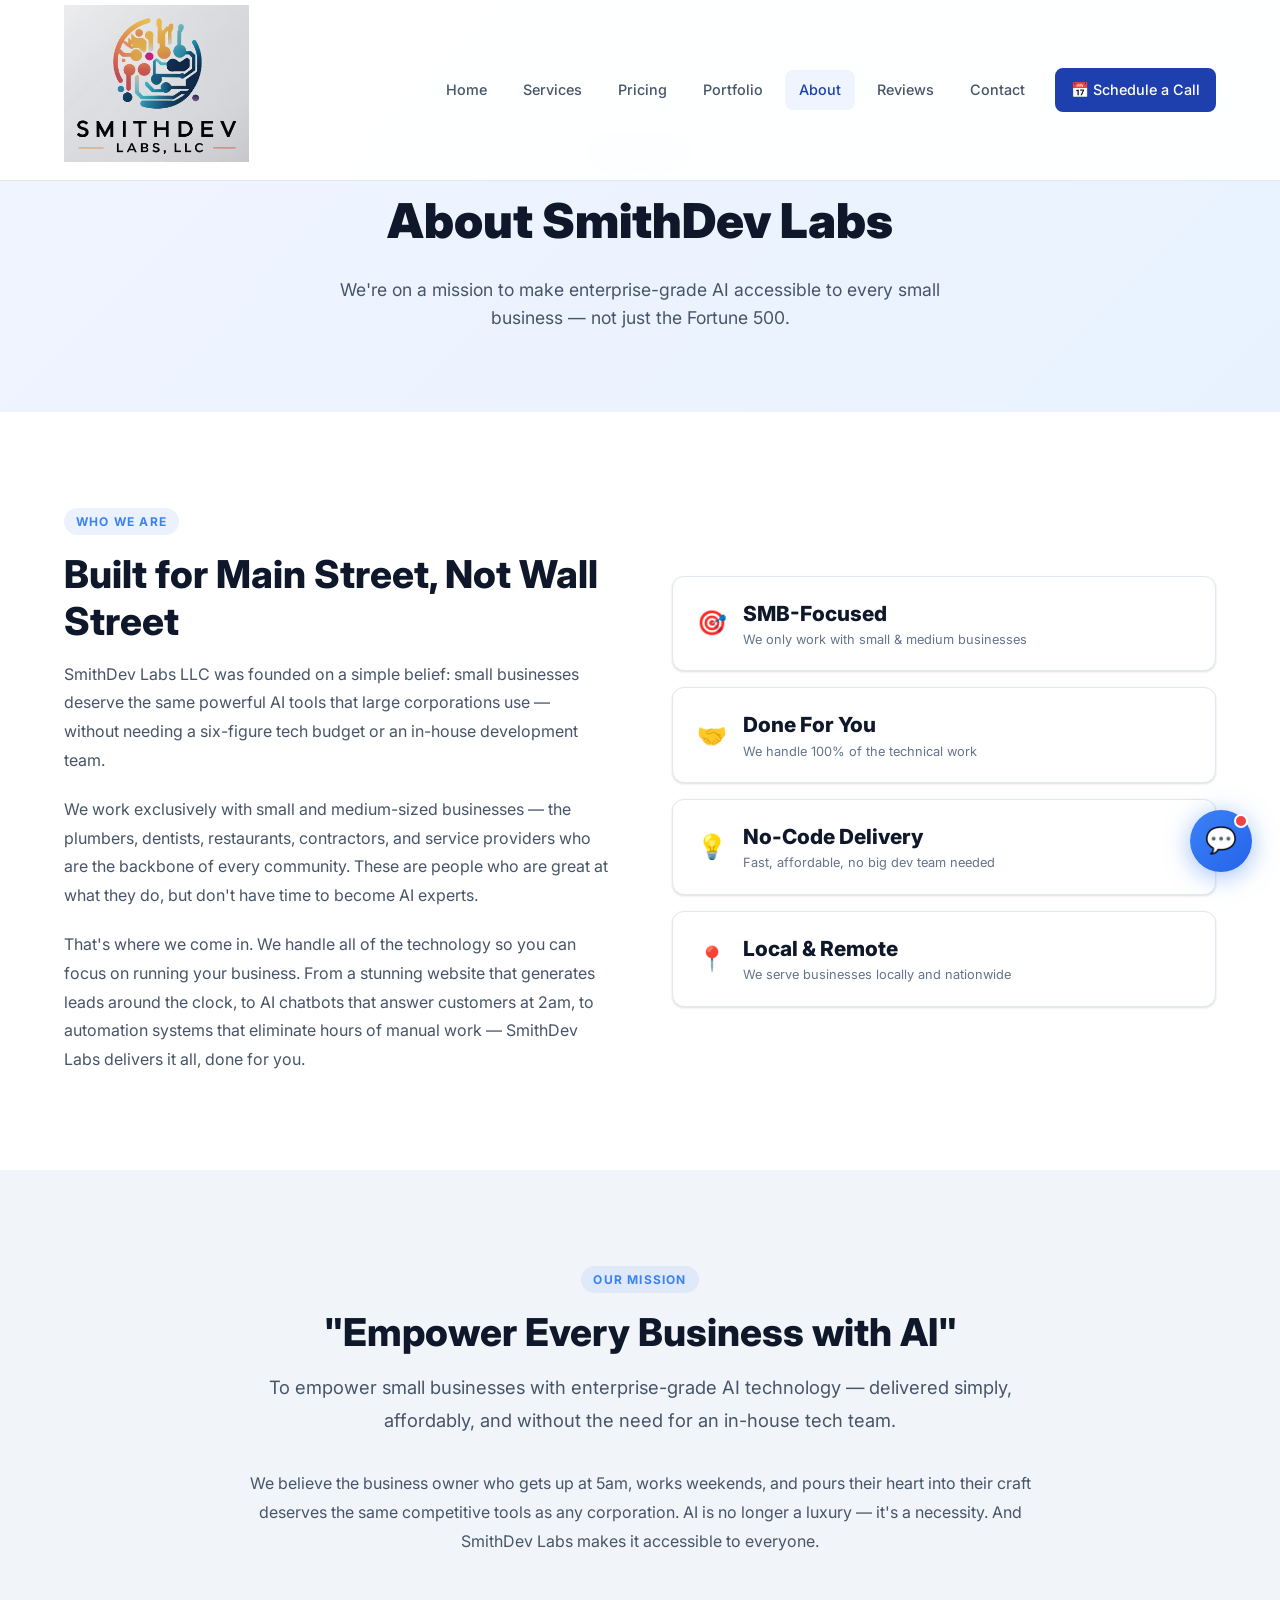
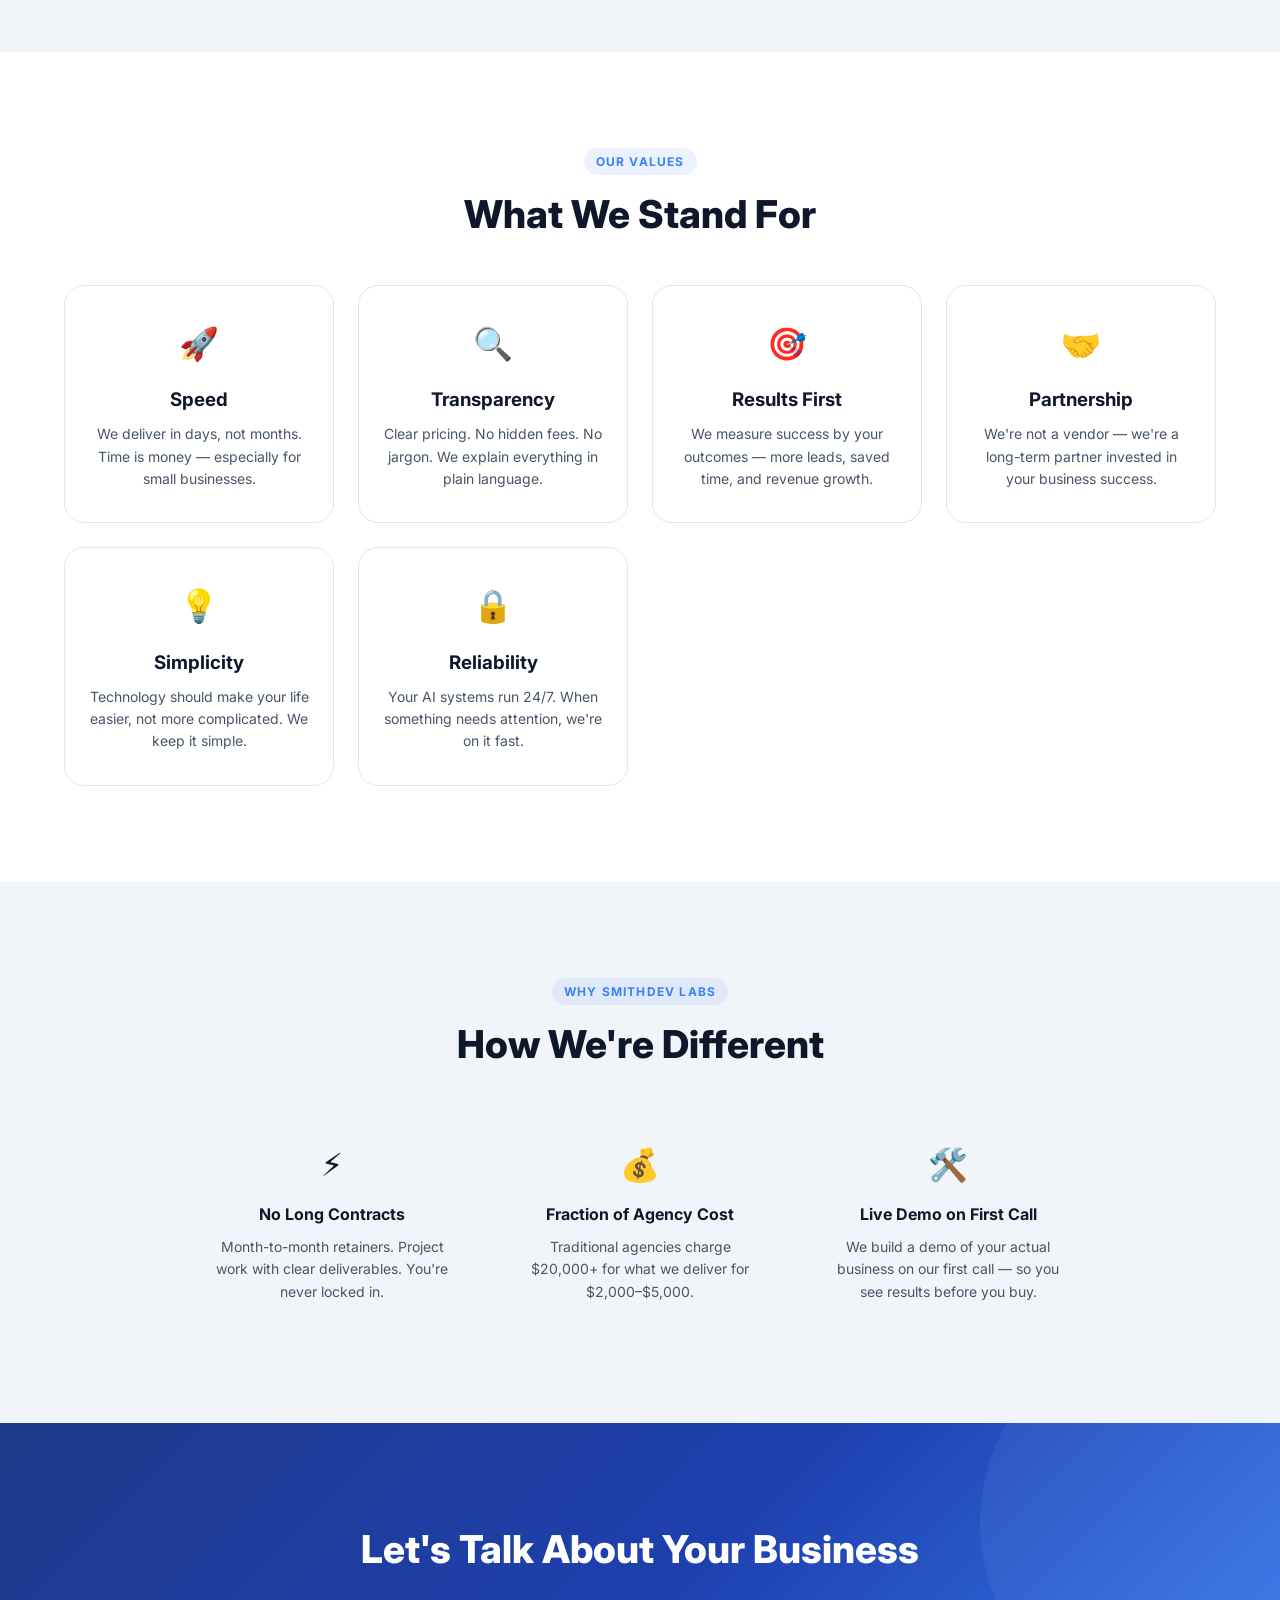
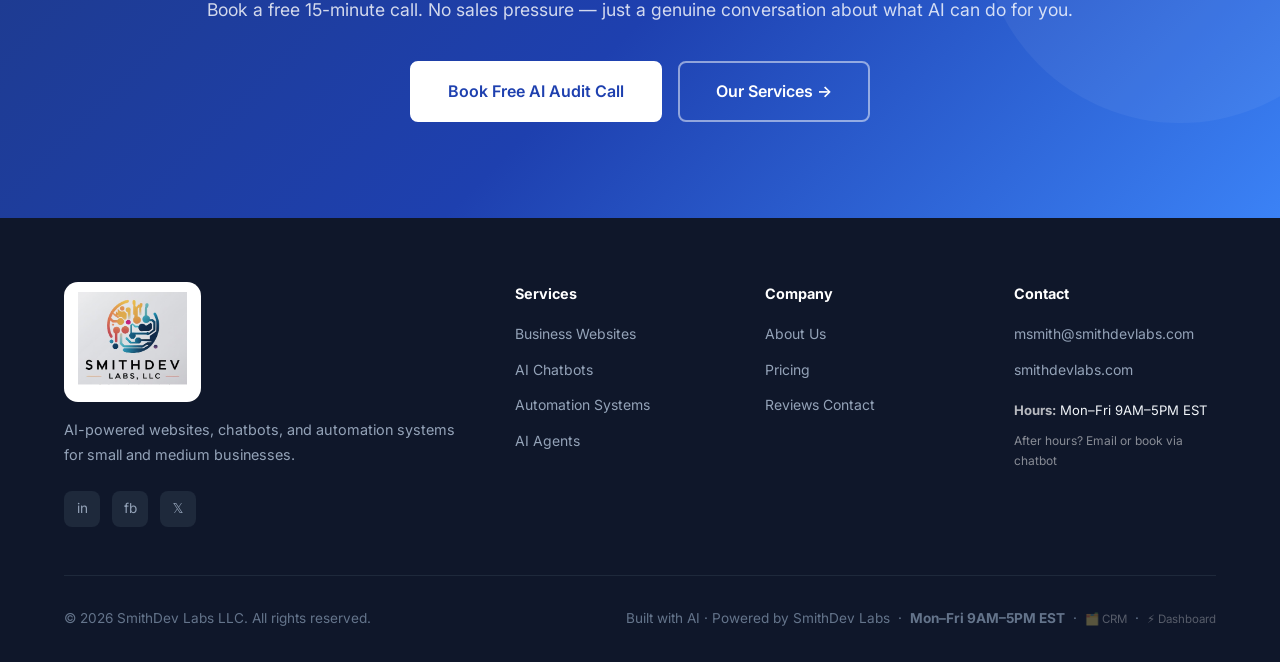
<file: about.html>
<!DOCTYPE html>
<html lang="en">
<head>
  <meta charset="UTF-8" />
  <meta name="viewport" content="width=device-width, initial-scale=1.0" />
  <title>About — SmithDev Labs</title>
  <meta name="description" content="SmithDev Labs is an AI-powered digital agency helping small businesses compete with enterprise AI tools — at a small business price." />
  <link rel="stylesheet" href="css/style.css?v=8" />
  <link rel="icon" href="data:image/svg+xml,<svg xmlns='http://www.w3.org/2000/svg' viewBox='0 0 100 100'><text y='.9em' font-size='90'>🤖</text></svg>" />
</head>
<body>

<nav class="navbar" id="navbar">
  <div class="container">
    <div class="nav-inner">
      <a href="index.html" class="nav-logo">
        <img src="images/logo.png" alt="SmithDev Labs LLC" class="nav-logo-img" />
      </a>
      <div class="nav-links" id="navLinks">
        <a href="index.html">Home</a>
        <a href="services.html">Services</a>
        <a href="pricing.html">Pricing</a>
        <a href="portfolio.html">Portfolio</a>
        <a href="about.html" class="active">About</a>
        <a href="testimonials.html">Reviews</a>
        <a href="contact.html">Contact</a>
        <a href="schedule.html" class="btn btn-primary btn-sm nav-cta">📅 Schedule a Call</a>
      </div>
      <div class="nav-toggle" id="navToggle"><span></span><span></span><span></span></div>
    </div>
  </div>
</nav>

<section class="page-hero">
  <div class="container">
    <span class="section-label">Our Story</span>
    <h1>About SmithDev Labs</h1>
    <p>We're on a mission to make enterprise-grade AI accessible to every small business — not just the Fortune 500.</p>
  </div>
</section>

<!-- STORY -->
<section class="section">
  <div class="container">
    <div class="why-grid">
      <div class="fade-up">
        <span class="section-label">Who We Are</span>
        <h2 class="section-title">Built for Main Street, Not Wall Street</h2>
        <p style="color:var(--text-light);margin-bottom:20px;line-height:1.8;">SmithDev Labs LLC was founded on a simple belief: small businesses deserve the same powerful AI tools that large corporations use — without needing a six-figure tech budget or an in-house development team.</p>
        <p style="color:var(--text-light);margin-bottom:20px;line-height:1.8;">We work exclusively with small and medium-sized businesses — the plumbers, dentists, restaurants, contractors, and service providers who are the backbone of every community. These are people who are great at what they do, but don't have time to become AI experts.</p>
        <p style="color:var(--text-light);line-height:1.8;">That's where we come in. We handle all of the technology so you can focus on running your business. From a stunning website that generates leads around the clock, to AI chatbots that answer customers at 2am, to automation systems that eliminate hours of manual work — SmithDev Labs delivers it all, done for you.</p>
      </div>
      <div class="why-visual fade-up">
        <div class="metric-card"><div class="metric-icon">🎯</div><div><div class="metric-val">SMB-Focused</div><div class="metric-label">We only work with small & medium businesses</div></div></div>
        <div class="metric-card"><div class="metric-icon">🤝</div><div><div class="metric-val">Done For You</div><div class="metric-label">We handle 100% of the technical work</div></div></div>
        <div class="metric-card"><div class="metric-icon">💡</div><div><div class="metric-val">No-Code Delivery</div><div class="metric-label">Fast, affordable, no big dev team needed</div></div></div>
        <div class="metric-card"><div class="metric-icon">📍</div><div><div class="metric-val">Local & Remote</div><div class="metric-label">We serve businesses locally and nationwide</div></div></div>
      </div>
    </div>
  </div>
</section>

<!-- MISSION -->
<section class="section" style="background:var(--light);">
  <div class="container">
    <div style="max-width:800px;margin:0 auto;text-align:center;">
      <span class="section-label">Our Mission</span>
      <h2 class="section-title">"Empower Every Business with AI"</h2>
      <p style="font-size:1.15rem;color:var(--text-light);line-height:1.8;margin-bottom:32px;">
        To empower small businesses with enterprise-grade AI technology — delivered simply, affordably, and without the need for an in-house tech team.
      </p>
      <p style="font-size:1rem;color:var(--text-light);line-height:1.8;">
        We believe the business owner who gets up at 5am, works weekends, and pours their heart into their craft deserves the same competitive tools as any corporation. AI is no longer a luxury — it's a necessity. And SmithDev Labs makes it accessible to everyone.
      </p>
    </div>
  </div>
</section>

<!-- VALUES -->
<section class="section">
  <div class="container">
    <div class="text-center">
      <span class="section-label">Our Values</span>
      <h2 class="section-title">What We Stand For</h2>
    </div>
    <div class="values-grid">
      <div class="value-card fade-up">
        <div class="value-icon">🚀</div>
        <h3>Speed</h3>
        <p>We deliver in days, not months. Time is money — especially for small businesses.</p>
      </div>
      <div class="value-card fade-up">
        <div class="value-icon">🔍</div>
        <h3>Transparency</h3>
        <p>Clear pricing. No hidden fees. No jargon. We explain everything in plain language.</p>
      </div>
      <div class="value-card fade-up">
        <div class="value-icon">🎯</div>
        <h3>Results First</h3>
        <p>We measure success by your outcomes — more leads, saved time, and revenue growth.</p>
      </div>
      <div class="value-card fade-up">
        <div class="value-icon">🤝</div>
        <h3>Partnership</h3>
        <p>We're not a vendor — we're a long-term partner invested in your business success.</p>
      </div>
      <div class="value-card fade-up">
        <div class="value-icon">💡</div>
        <h3>Simplicity</h3>
        <p>Technology should make your life easier, not more complicated. We keep it simple.</p>
      </div>
      <div class="value-card fade-up">
        <div class="value-icon">🔒</div>
        <h3>Reliability</h3>
        <p>Your AI systems run 24/7. When something needs attention, we're on it fast.</p>
      </div>
    </div>
  </div>
</section>

<!-- WHAT MAKES US DIFFERENT -->
<section class="section" style="background:var(--light);">
  <div class="container">
    <div class="text-center" style="margin-bottom:48px;">
      <span class="section-label">Why SmithDev Labs</span>
      <h2 class="section-title">How We're Different</h2>
    </div>
    <div style="display:grid;grid-template-columns:1fr 1fr 1fr;gap:24px;max-width:900px;margin:0 auto;">
      <div style="text-align:center;padding:24px;">
        <div style="font-size:2rem;margin-bottom:12px;">⚡</div>
        <h4 style="font-weight:700;margin-bottom:8px;">No Long Contracts</h4>
        <p style="font-size:.875rem;color:var(--text-light);">Month-to-month retainers. Project work with clear deliverables. You're never locked in.</p>
      </div>
      <div style="text-align:center;padding:24px;">
        <div style="font-size:2rem;margin-bottom:12px;">💰</div>
        <h4 style="font-weight:700;margin-bottom:8px;">Fraction of Agency Cost</h4>
        <p style="font-size:.875rem;color:var(--text-light);">Traditional agencies charge $20,000+ for what we deliver for $2,000–$5,000.</p>
      </div>
      <div style="text-align:center;padding:24px;">
        <div style="font-size:2rem;margin-bottom:12px;">🛠️</div>
        <h4 style="font-weight:700;margin-bottom:8px;">Live Demo on First Call</h4>
        <p style="font-size:.875rem;color:var(--text-light);">We build a demo of your actual business on our first call — so you see results before you buy.</p>
      </div>
    </div>
  </div>
</section>

<section class="cta-section">
  <div class="container" style="position:relative;z-index:1;">
    <h2>Let's Talk About Your Business</h2>
    <p>Book a free 15-minute call. No sales pressure — just a genuine conversation about what AI can do for you.</p>
    <div class="cta-actions">
      <a href="contact.html" class="btn btn-white btn-lg">Book Free AI Audit Call</a>
      <a href="services.html" class="btn btn-outline btn-lg" style="color:white;border-color:rgba(255,255,255,.5);">Our Services →</a>
    </div>
  </div>
</section>

<footer class="footer">
  <div class="container">
    <div class="footer-grid">
      <div class="footer-brand">
        <div class="footer-logo"><img src="images/logo.png" alt="SmithDev Labs LLC" class="footer-logo-img" /></div>
        <p>AI-powered websites, chatbots, and automation systems for small and medium businesses.</p>
        <div class="social-links">
          <a href="#" class="social-link">in</a>
          <a href="#" class="social-link">fb</a>
          <a href="#" class="social-link">𝕏</a>
        </div>
      </div>
      <div class="footer-col"><h4>Services</h4><ul><li><a href="services.html">Business Websites</a></li><li><a href="services.html">AI Chatbots</a></li><li><a href="services.html">Automation Systems</a></li><li><a href="services.html">AI Agents</a></li></ul></div>
      <div class="footer-col"><h4>Company</h4><ul><li><a href="about.html">About Us</a></li><li><a href="pricing.html">Pricing</a></li><li><a href="testimonials.html">Reviews</a>
        <a href="contact.html">Contact</a></li></ul></div>
      <div class="footer-col"><h4>Contact</h4><ul><li><a href="mailto:msmith@smithdevlabs.com">msmith@smithdevlabs.com</a></li><li><a href="https://smithdevlabs.com">smithdevlabs.com</a></li><li style="margin-top:8px;font-size:0.82rem;"><strong style="color:rgba(255,255,255,0.7);">Hours:</strong> Mon–Fri 9AM–5PM EST</li><li style="font-size:0.75rem;color:rgba(255,255,255,0.5);">After hours? Email or book via chatbot</li></ul></div>
    </div>
    <div class="footer-bottom">
      <p>&copy; 2026 SmithDev Labs LLC. All rights reserved.</p>
      <p>Built with AI · Powered by SmithDev Labs &nbsp;·&nbsp; <strong>Mon–Fri 9AM–5PM EST</strong> &nbsp;·&nbsp; <a href="crm.html" style="color:rgba(255,255,255,0.3);font-size:0.72rem;text-decoration:none;" title="Owner CRM">🗂️ CRM</a> &nbsp;·&nbsp; <a href="dashboard.html" style="color:rgba(255,255,255,0.3);font-size:0.72rem;text-decoration:none;" title="Owner Dashboard">⚡ Dashboard</a></p>
    </div>
  </div>
</footer>
<script src="js/main.js"></script>
<script src="js/chatbot.js?v=2"></script>
</body>
</html>
</file>
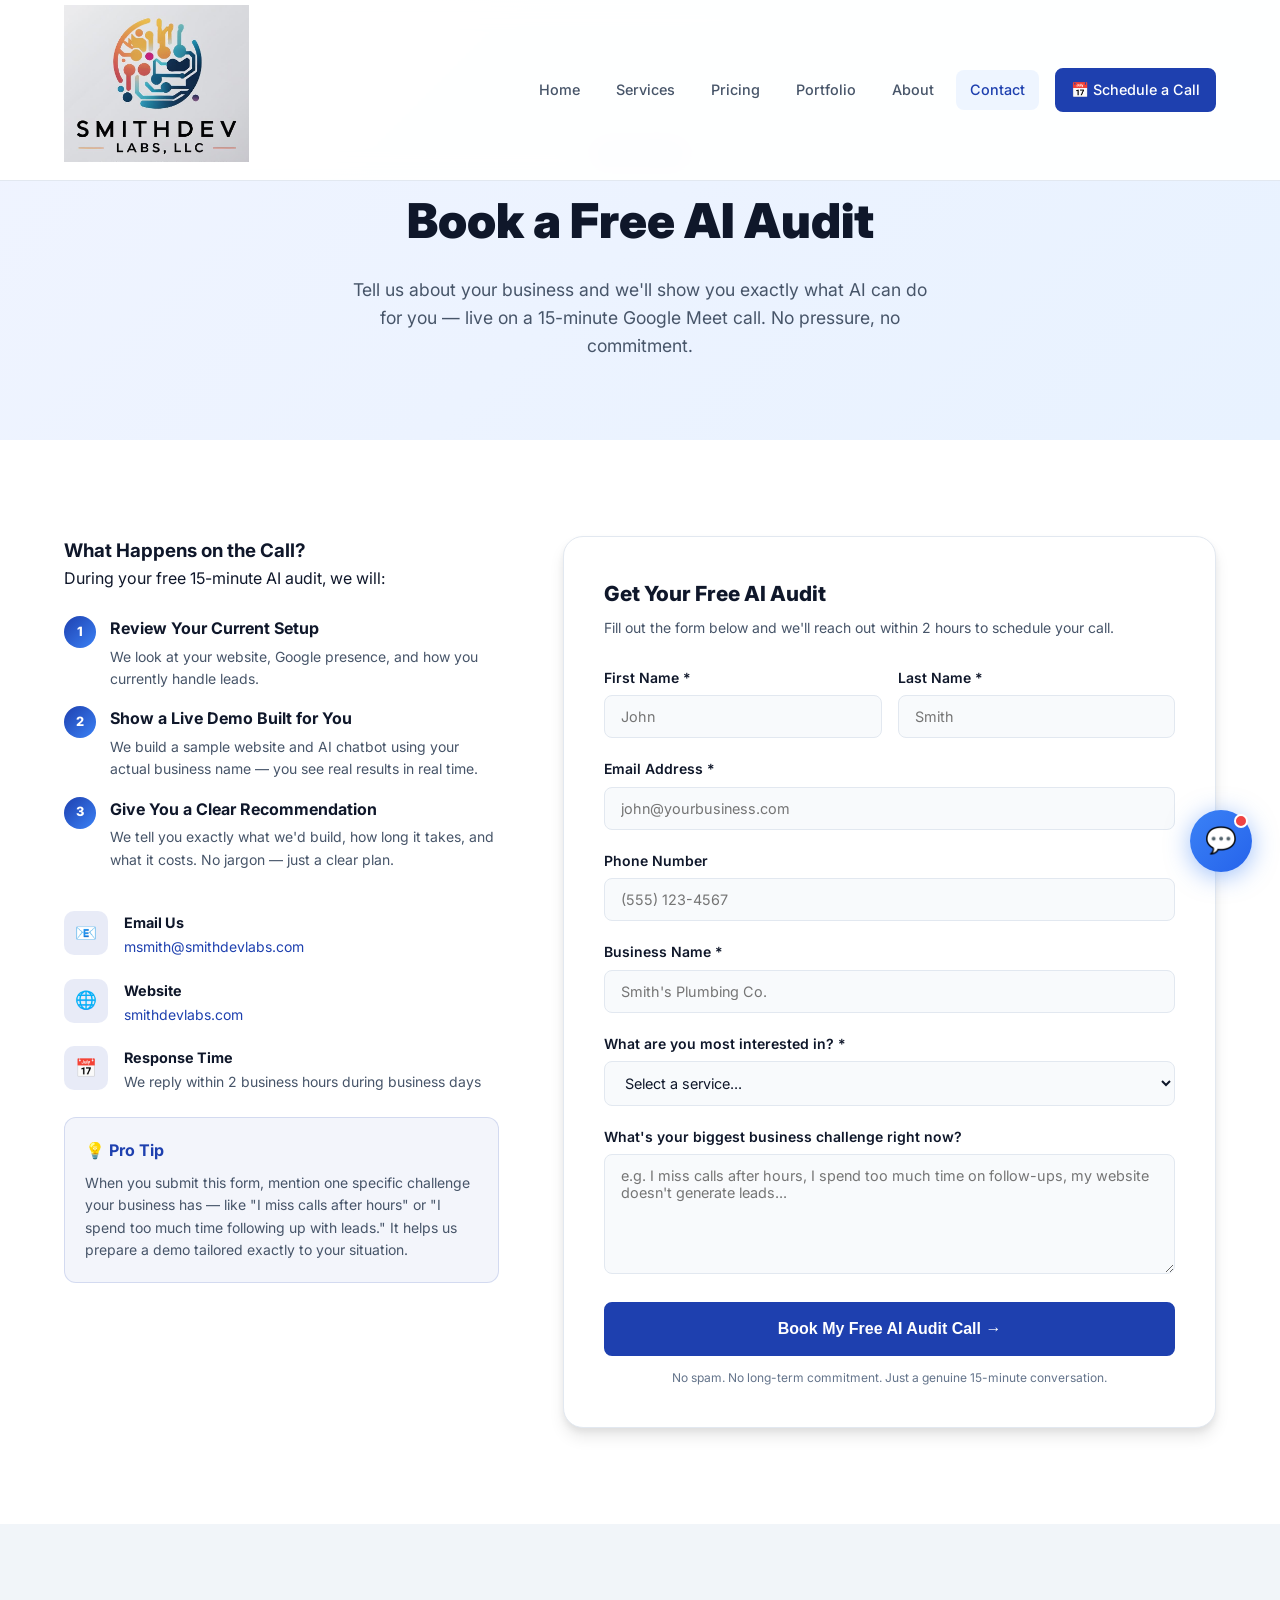
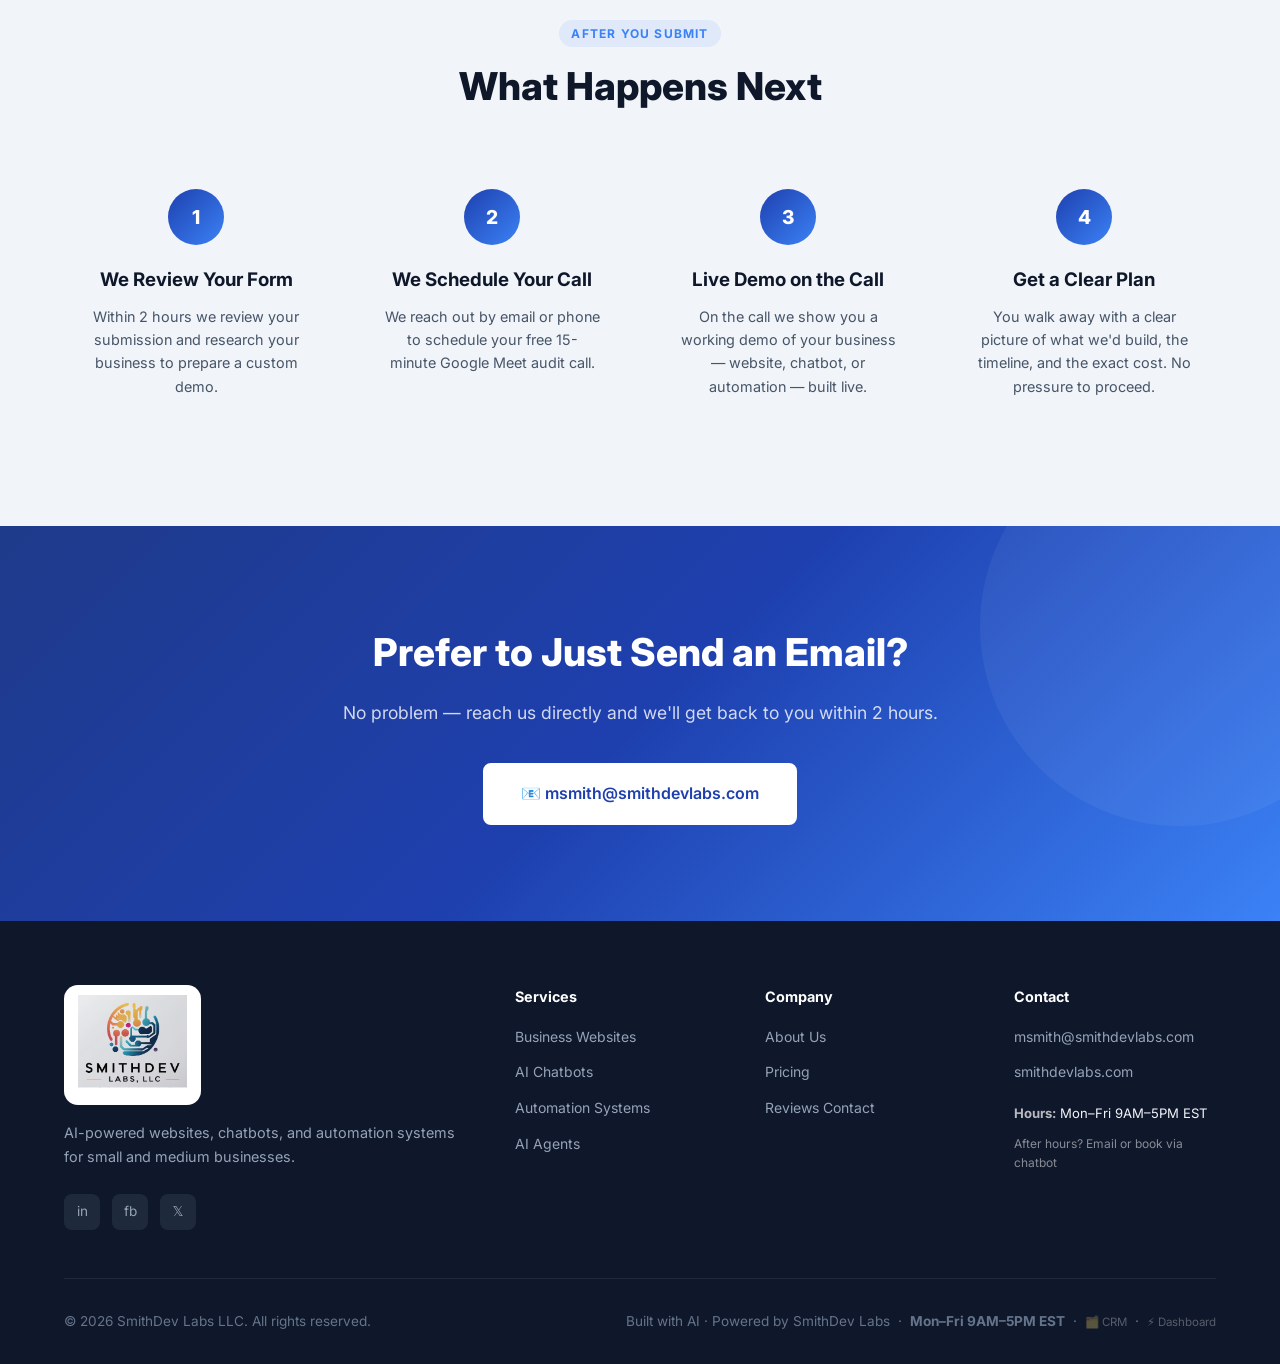
<file: contact.html>
<!DOCTYPE html>
<html lang="en">
<head>
  <meta charset="UTF-8" />
  <meta name="viewport" content="width=device-width, initial-scale=1.0" />
  <title>Contact — SmithDev Labs</title>
  <meta name="description" content="Book a free AI audit call with SmithDev Labs. We'll show you exactly what AI can do for your business — live on screen." />
  <link rel="stylesheet" href="css/style.css?v=8" />
  <link rel="icon" href="data:image/svg+xml,<svg xmlns='http://www.w3.org/2000/svg' viewBox='0 0 100 100'><text y='.9em' font-size='90'>🤖</text></svg>" />
</head>
<body>

<nav class="navbar" id="navbar">
  <div class="container">
    <div class="nav-inner">
      <a href="index.html" class="nav-logo">
        <img src="images/logo.png" alt="SmithDev Labs LLC" class="nav-logo-img" />
      </a>
      <div class="nav-links" id="navLinks">
        <a href="index.html">Home</a>
        <a href="services.html">Services</a>
        <a href="pricing.html">Pricing</a>
        <a href="portfolio.html">Portfolio</a>
        <a href="about.html">About</a>
        <a href="contact.html" class="active">Contact</a>
        <a href="schedule.html" class="btn btn-primary btn-sm nav-cta">📅 Schedule a Call</a>
      </div>
      <div class="nav-toggle" id="navToggle"><span></span><span></span><span></span></div>
    </div>
  </div>
</nav>

<section class="page-hero">
  <div class="container">
    <span class="section-label">Let's Talk</span>
    <h1>Book a Free AI Audit</h1>
    <p>Tell us about your business and we'll show you exactly what AI can do for you — live on a 15-minute Google Meet call. No pressure, no commitment.</p>
  </div>
</section>

<section class="section">
  <div class="container">
    <div class="contact-grid">

      <!-- LEFT: INFO -->
      <div class="fade-up">
        <h3>What Happens on the Call?</h3>
        <p>During your free 15-minute AI audit, we will:</p>

        <div style="display:flex;flex-direction:column;gap:16px;margin:24px 0 40px;">
          <div style="display:flex;gap:14px;align-items:flex-start;">
            <div style="width:32px;height:32px;background:linear-gradient(135deg,var(--primary),var(--primary-light));border-radius:50%;display:flex;align-items:center;justify-content:center;color:white;font-weight:800;font-size:.8rem;flex-shrink:0;">1</div>
            <div>
              <div style="font-weight:700;margin-bottom:4px;">Review Your Current Setup</div>
              <p style="font-size:.875rem;color:var(--text-light);">We look at your website, Google presence, and how you currently handle leads.</p>
            </div>
          </div>
          <div style="display:flex;gap:14px;align-items:flex-start;">
            <div style="width:32px;height:32px;background:linear-gradient(135deg,var(--primary),var(--primary-light));border-radius:50%;display:flex;align-items:center;justify-content:center;color:white;font-weight:800;font-size:.8rem;flex-shrink:0;">2</div>
            <div>
              <div style="font-weight:700;margin-bottom:4px;">Show a Live Demo Built for You</div>
              <p style="font-size:.875rem;color:var(--text-light);">We build a sample website and AI chatbot using your actual business name — you see real results in real time.</p>
            </div>
          </div>
          <div style="display:flex;gap:14px;align-items:flex-start;">
            <div style="width:32px;height:32px;background:linear-gradient(135deg,var(--primary),var(--primary-light));border-radius:50%;display:flex;align-items:center;justify-content:center;color:white;font-weight:800;font-size:.8rem;flex-shrink:0;">3</div>
            <div>
              <div style="font-weight:700;margin-bottom:4px;">Give You a Clear Recommendation</div>
              <p style="font-size:.875rem;color:var(--text-light);">We tell you exactly what we'd build, how long it takes, and what it costs. No jargon — just a clear plan.</p>
            </div>
          </div>
        </div>

        <div class="contact-item">
          <div class="contact-icon">📧</div>
          <div>
            <h4>Email Us</h4>
            <p><a href="mailto:msmith@smithdevlabs.com" style="color:var(--primary);">msmith@smithdevlabs.com</a></p>
          </div>
        </div>
        <div class="contact-item">
          <div class="contact-icon">🌐</div>
          <div>
            <h4>Website</h4>
            <p><a href="https://smithdevlabs.com" style="color:var(--primary);">smithdevlabs.com</a></p>
          </div>
        </div>
        <div class="contact-item">
          <div class="contact-icon">📅</div>
          <div>
            <h4>Response Time</h4>
            <p>We reply within 2 business hours during business days</p>
          </div>
        </div>

        <div style="background:rgba(30,64,175,.05);border:1px solid rgba(30,64,175,.15);border-radius:var(--radius);padding:20px;margin-top:24px;">
          <div style="font-weight:700;margin-bottom:8px;color:var(--primary);">💡 Pro Tip</div>
          <p style="font-size:.875rem;color:var(--text-light);">When you submit this form, mention one specific challenge your business has — like "I miss calls after hours" or "I spend too much time following up with leads." It helps us prepare a demo tailored exactly to your situation.</p>
        </div>
      </div>

      <!-- RIGHT: FORM -->
      <div class="fade-up">
        <div class="form-card">
          <h3 style="font-size:1.3rem;font-weight:800;margin-bottom:6px;">Get Your Free AI Audit</h3>
          <p style="font-size:.875rem;color:var(--text-light);margin-bottom:28px;">Fill out the form below and we'll reach out within 2 hours to schedule your call.</p>

          <div class="alert alert-success" id="formSuccess">
            ✅ Message sent! We'll be in touch within 2 hours to schedule your free audit call.
          </div>

          <form name="contact" method="POST" data-netlify="true" netlify-honeypot="bot-field" id="contactForm">
            <input type="hidden" name="form-name" value="contact" />
            <p style="display:none;"><input name="bot-field" /></p>

            <div class="form-row">
              <div class="form-group">
                <label for="firstName">First Name *</label>
                <input type="text" id="firstName" name="firstName" placeholder="John" required />
              </div>
              <div class="form-group">
                <label for="lastName">Last Name *</label>
                <input type="text" id="lastName" name="lastName" placeholder="Smith" required />
              </div>
            </div>

            <div class="form-group">
              <label for="email">Email Address *</label>
              <input type="email" id="email" name="email" placeholder="john@yourbusiness.com" required />
            </div>

            <div class="form-group">
              <label for="phone">Phone Number</label>
              <input type="tel" id="phone" name="phone" placeholder="(555) 123-4567" />
            </div>

            <div class="form-group">
              <label for="business">Business Name *</label>
              <input type="text" id="business" name="business" placeholder="Smith's Plumbing Co." required />
            </div>

            <div class="form-group">
              <label for="service">What are you most interested in? *</label>
              <select id="service" name="service" required>
                <option value="" disabled selected>Select a service...</option>
                <option value="website">Business Website</option>
                <option value="chatbot">AI Chatbot</option>
                <option value="automation">Business Automation</option>
                <option value="ai-agent">AI Agent</option>
                <option value="full-package">Full Package (Website + AI + Automation)</option>
                <option value="not-sure">Not Sure — Need Advice</option>
              </select>
            </div>

            <div class="form-group">
              <label for="challenge">What's your biggest business challenge right now?</label>
              <textarea id="challenge" name="challenge" placeholder="e.g. I miss calls after hours, I spend too much time on follow-ups, my website doesn't generate leads..."></textarea>
            </div>

            <button type="submit" class="btn btn-primary btn-lg" style="width:100%;justify-content:center;">
              Book My Free AI Audit Call →
            </button>

            <p style="font-size:.75rem;color:var(--gray);text-align:center;margin-top:12px;">No spam. No long-term commitment. Just a genuine 15-minute conversation.</p>
          </form>
        </div>
      </div>
    </div>
  </div>
</section>

<!-- WHAT TO EXPECT -->
<section class="section" style="background:var(--light);">
  <div class="container">
    <div class="text-center">
      <span class="section-label">After You Submit</span>
      <h2 class="section-title">What Happens Next</h2>
    </div>
    <div class="steps-grid" style="margin-top:48px;">
      <div class="step fade-up">
        <div class="step-num">1</div>
        <h3>We Review Your Form</h3>
        <p>Within 2 hours we review your submission and research your business to prepare a custom demo.</p>
      </div>
      <div class="step fade-up">
        <div class="step-num">2</div>
        <h3>We Schedule Your Call</h3>
        <p>We reach out by email or phone to schedule your free 15-minute Google Meet audit call.</p>
      </div>
      <div class="step fade-up">
        <div class="step-num">3</div>
        <h3>Live Demo on the Call</h3>
        <p>On the call we show you a working demo of your business — website, chatbot, or automation — built live.</p>
      </div>
      <div class="step fade-up">
        <div class="step-num">4</div>
        <h3>Get a Clear Plan</h3>
        <p>You walk away with a clear picture of what we'd build, the timeline, and the exact cost. No pressure to proceed.</p>
      </div>
    </div>
  </div>
</section>

<section class="cta-section">
  <div class="container" style="position:relative;z-index:1;">
    <h2>Prefer to Just Send an Email?</h2>
    <p>No problem — reach us directly and we'll get back to you within 2 hours.</p>
    <div class="cta-actions">
      <a href="mailto:msmith@smithdevlabs.com" class="btn btn-white btn-lg">📧 msmith@smithdevlabs.com</a>
    </div>
  </div>
</section>

<footer class="footer">
  <div class="container">
    <div class="footer-grid">
      <div class="footer-brand">
        <div class="footer-logo"><img src="images/logo.png" alt="SmithDev Labs LLC" class="footer-logo-img" /></div>
        <p>AI-powered websites, chatbots, and automation systems for small and medium businesses.</p>
        <div class="social-links">
          <a href="#" class="social-link">in</a>
          <a href="#" class="social-link">fb</a>
          <a href="#" class="social-link">𝕏</a>
        </div>
      </div>
      <div class="footer-col"><h4>Services</h4><ul><li><a href="services.html">Business Websites</a></li><li><a href="services.html">AI Chatbots</a></li><li><a href="services.html">Automation Systems</a></li><li><a href="services.html">AI Agents</a></li></ul></div>
      <div class="footer-col"><h4>Company</h4><ul><li><a href="about.html">About Us</a></li><li><a href="pricing.html">Pricing</a></li><li><a href="testimonials.html">Reviews</a>
        <a href="contact.html">Contact</a></li></ul></div>
      <div class="footer-col"><h4>Contact</h4><ul><li><a href="mailto:msmith@smithdevlabs.com">msmith@smithdevlabs.com</a></li><li><a href="https://smithdevlabs.com">smithdevlabs.com</a></li><li style="margin-top:8px;font-size:0.82rem;"><strong style="color:rgba(255,255,255,0.7);">Hours:</strong> Mon–Fri 9AM–5PM EST</li><li style="font-size:0.75rem;color:rgba(255,255,255,0.5);">After hours? Email or book via chatbot</li></ul></div>
    </div>
    <div class="footer-bottom">
      <p>&copy; 2026 SmithDev Labs LLC. All rights reserved.</p>
      <p>Built with AI · Powered by SmithDev Labs &nbsp;·&nbsp; <strong>Mon–Fri 9AM–5PM EST</strong> &nbsp;·&nbsp; <a href="crm.html" style="color:rgba(255,255,255,0.3);font-size:0.72rem;text-decoration:none;" title="Owner CRM">🗂️ CRM</a> &nbsp;·&nbsp; <a href="dashboard.html" style="color:rgba(255,255,255,0.3);font-size:0.72rem;text-decoration:none;" title="Owner Dashboard">⚡ Dashboard</a></p>
    </div>
  </div>
</footer>
<script src="js/main.js"></script>
<script src="js/chatbot.js?v=2"></script>
</body>
</html>
</file>
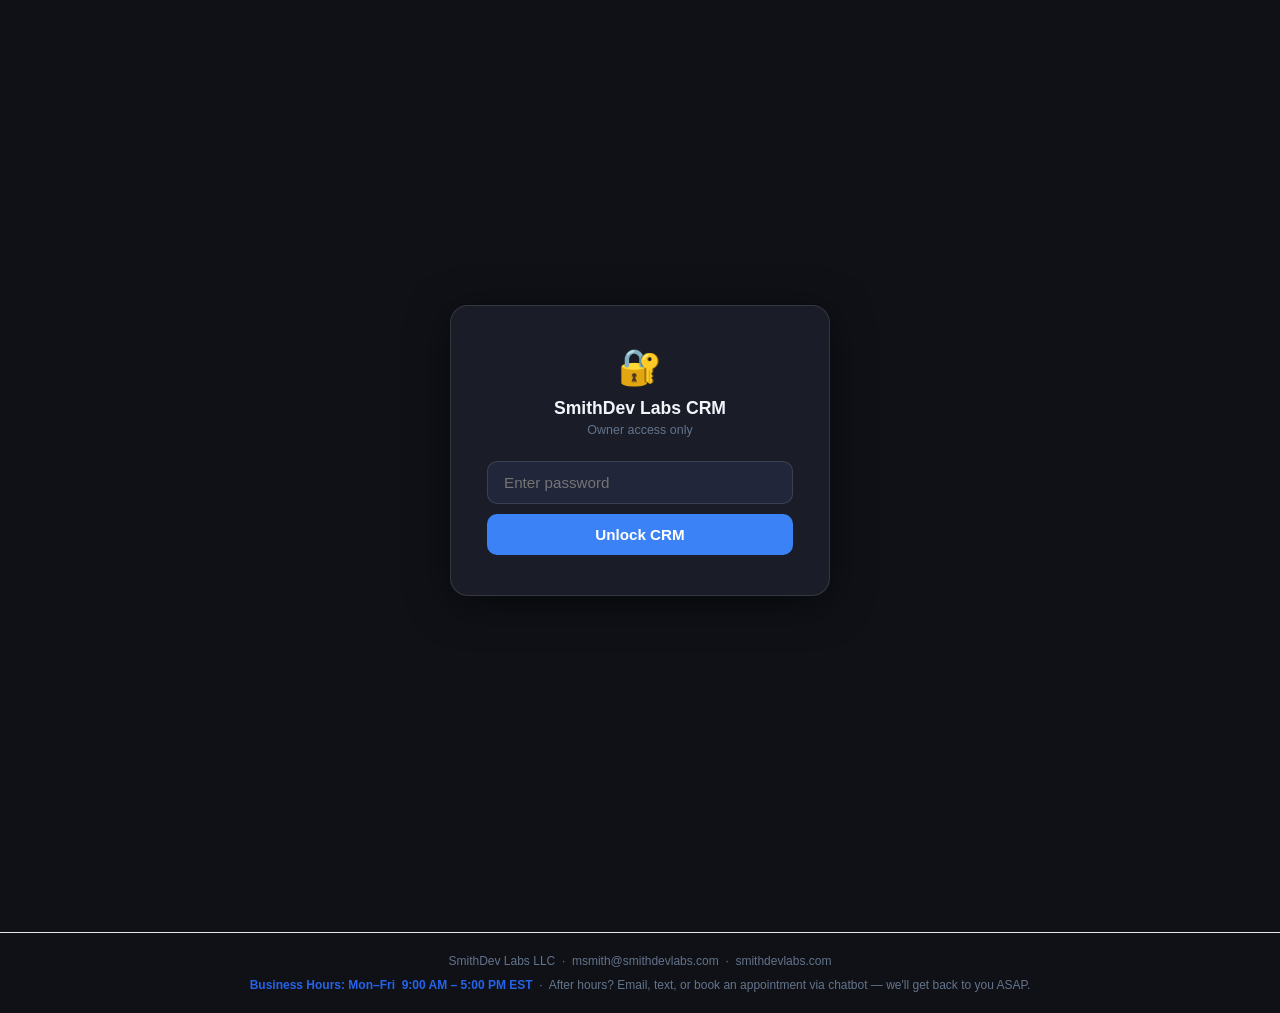
<file: crm.html>
<!DOCTYPE html>
<html lang="en">
<head>
  <meta charset="UTF-8" />
  <meta name="viewport" content="width=device-width, initial-scale=1.0" />
  <title>SmithDev Labs — Client CRM</title>
  <script>
    (function () {
      const HASH = '7ea395a101e297f8a8fb42a77c738e1fe0d234005e082d74ef7eadb481edbbc1';
      if (sessionStorage.getItem('sdl-crm-auth') === HASH) return;
      document.addEventListener('DOMContentLoaded', function () {
        const overlay = document.createElement('div');
        overlay.id = 'crm-gate';
        overlay.style.cssText = 'position:fixed;inset:0;background:#0f1117;z-index:99999;display:flex;align-items:center;justify-content:center;';
        overlay.innerHTML = `
          <div style="background:#1a1d27;border:1px solid rgba(255,255,255,.12);border-radius:18px;padding:40px 36px;width:100%;max-width:380px;text-align:center;box-shadow:0 8px 40px rgba(0,0,0,.5);">
            <div style="font-size:2.2rem;margin-bottom:10px;">🔐</div>
            <div style="font-size:1.1rem;font-weight:800;color:#f1f5f9;margin-bottom:4px;">SmithDev Labs CRM</div>
            <div style="font-size:0.78rem;color:#64748b;margin-bottom:24px;">Owner access only</div>
            <input id="crm-pw-input" type="password" placeholder="Enter password"
              style="width:100%;background:#22263a;border:1.5px solid rgba(255,255,255,.12);border-radius:10px;padding:12px 16px;color:#f1f5f9;font-size:0.95rem;outline:none;margin-bottom:10px;box-sizing:border-box;"
              onkeydown="if(event.key==='Enter')document.getElementById('crm-pw-btn').click()" />
            <div id="crm-pw-err" style="color:#ef4444;font-size:0.78rem;margin-bottom:8px;display:none;">Incorrect password — try again.</div>
            <button id="crm-pw-btn" type="button"
              style="width:100%;background:#3b82f6;color:white;border:none;border-radius:10px;padding:12px;font-size:0.95rem;font-weight:700;cursor:pointer;">
              Unlock CRM
            </button>
          </div>`;
        document.body.appendChild(overlay);
        document.getElementById('crm-pw-input').focus();
        document.getElementById('crm-pw-btn').addEventListener('click', async function () {
          const val = document.getElementById('crm-pw-input').value;
          const buf = await crypto.subtle.digest('SHA-256', new TextEncoder().encode(val));
          const hex = Array.from(new Uint8Array(buf)).map(b => b.toString(16).padStart(2,'0')).join('');
          if (hex === HASH) {
            sessionStorage.setItem('sdl-crm-auth', HASH);
            overlay.remove();
          } else {
            document.getElementById('crm-pw-err').style.display = 'block';
            document.getElementById('crm-pw-input').value = '';
            document.getElementById('crm-pw-input').focus();
          }
        });
      });
    })();
  </script>
  <style>
    *, *::before, *::after { box-sizing: border-box; margin: 0; padding: 0; }
    :root {
      --bg: #0f1117; --surface: #1a1d27; --surface2: #22263a;
      --border: rgba(255,255,255,.08); --border2: rgba(255,255,255,.14);
      --primary: #3b82f6; --text: #f1f5f9; --text-muted: #94a3b8;
      --green: #22c55e; --yellow: #f59e0b; --purple: #a855f7;
      --cyan: #06b6d4; --orange: #f97316; --red: #ef4444;
      --radius: 12px;
    }
    body { background: var(--bg); color: var(--text); font-family: -apple-system, BlinkMacSystemFont, 'Segoe UI', sans-serif; min-height: 100vh; }

    /* LAYOUT */
    .app { display: flex; height: 100vh; overflow: hidden; }
    .sidebar { width: 240px; background: var(--surface); border-right: 1px solid var(--border); padding: 24px 16px; display: flex; flex-direction: column; gap: 6px; flex-shrink: 0; }
    .main { flex: 1; overflow-y: auto; padding: 28px 32px; }

    /* SIDEBAR */
    .brand { font-size: 1rem; font-weight: 800; background: linear-gradient(135deg,#3b82f6,#a855f7); -webkit-background-clip:text; -webkit-text-fill-color:transparent; background-clip:text; margin-bottom: 20px; padding: 0 8px; }
    .brand span { display:block; font-size:.7rem; -webkit-text-fill-color: var(--text-muted); color: var(--text-muted); font-weight:400; margin-top:2px; }
    .nav-btn { background: none; border: none; color: var(--text-muted); font-size: .85rem; font-weight: 600; padding: 9px 12px; border-radius: 8px; cursor: pointer; text-align: left; display: flex; align-items: center; gap: 10px; width: 100%; transition: all .15s; }
    .nav-btn:hover, .nav-btn.active { background: rgba(59,130,246,.12); color: #60a5fa; }
    .nav-section { font-size: .65rem; font-weight: 700; text-transform: uppercase; letter-spacing: 1.5px; color: var(--text-muted); padding: 16px 12px 6px; }
    .sidebar-stats { margin-top: auto; border-top: 1px solid var(--border); padding-top: 16px; display: flex; flex-direction: column; gap: 8px; }
    .stat-row { display: flex; justify-content: space-between; align-items: center; padding: 6px 8px; border-radius: 8px; }
    .stat-label { font-size: .75rem; color: var(--text-muted); }
    .stat-val { font-size: .85rem; font-weight: 800; }

    /* HEADER */
    .page-header { display: flex; align-items: center; justify-content: space-between; margin-bottom: 24px; flex-wrap: wrap; gap: 12px; }
    .page-title { font-size: 1.4rem; font-weight: 800; }
    .page-title span { color: var(--text-muted); font-weight: 400; font-size: 1rem; margin-left: 8px; }
    .header-actions { display: flex; gap: 10px; flex-wrap: wrap; }

    /* BUTTONS */
    .btn { padding: 9px 18px; border-radius: 8px; font-size: .82rem; font-weight: 700; cursor: pointer; border: none; transition: all .18s; display: inline-flex; align-items: center; gap: 6px; }
    .btn-primary { background: var(--primary); color: white; }
    .btn-primary:hover { background: #2563eb; }
    .btn-ghost { background: var(--surface2); color: var(--text-muted); border: 1px solid var(--border2); }
    .btn-ghost:hover { color: var(--text); border-color: rgba(255,255,255,.25); }
    .btn-sm { padding: 6px 12px; font-size: .75rem; }
    .btn-danger { background: rgba(239,68,68,.15); color: #f87171; border: 1px solid rgba(239,68,68,.3); }
    .btn-danger:hover { background: rgba(239,68,68,.25); }

    /* FILTERS */
    .filters { display: flex; gap: 8px; margin-bottom: 20px; flex-wrap: wrap; }
    .filter-btn { padding: 6px 14px; border-radius: 999px; font-size: .78rem; font-weight: 600; cursor: pointer; border: 1px solid var(--border2); background: var(--surface); color: var(--text-muted); transition: all .15s; }
    .filter-btn:hover, .filter-btn.active { color: white; border-color: transparent; }
    .filter-btn.f-all.active    { background: var(--primary); }
    .filter-btn.f-prospect.active { background: var(--purple); }
    .filter-btn.f-active.active  { background: var(--green); }
    .filter-btn.f-completed.active { background: var(--cyan); }
    .filter-btn.f-maintaining.active { background: var(--orange); }

    /* SEARCH */
    .search-bar { position: relative; margin-bottom: 20px; }
    .search-bar input { width: 100%; background: var(--surface); border: 1px solid var(--border2); border-radius: 10px; padding: 10px 16px 10px 40px; color: var(--text); font-size: .875rem; outline: none; transition: border-color .2s; }
    .search-bar input:focus { border-color: var(--primary); }
    .search-bar::before { content: '🔍'; position: absolute; left: 14px; top: 50%; transform: translateY(-50%); font-size: .85rem; }

    /* CLIENT CARDS */
    .clients-grid { display: flex; flex-direction: column; gap: 12px; }
    .client-card { background: var(--surface); border: 1px solid var(--border); border-radius: var(--radius); padding: 18px 20px; display: grid; grid-template-columns: auto 1fr auto; gap: 16px; align-items: center; transition: border-color .2s; cursor: pointer; }
    .client-card:hover { border-color: var(--border2); }
    .client-card.expanded { border-color: var(--primary); }

    .client-avatar { width: 46px; height: 46px; border-radius: 12px; display: flex; align-items: center; justify-content: center; font-weight: 800; font-size: 1rem; color: white; flex-shrink: 0; }
    .client-info .client-name { font-weight: 700; font-size: .95rem; }
    .client-info .client-meta { font-size: .78rem; color: var(--text-muted); margin-top: 4px; display: flex; gap: 12px; flex-wrap: wrap; }
    .client-meta span { display: flex; align-items: center; gap: 4px; }

    .badge { padding: 3px 10px; border-radius: 999px; font-size: .7rem; font-weight: 700; display: inline-flex; align-items: center; gap: 4px; }
    .badge-prospect  { background: rgba(168,85,247,.15); color: #c084fc; }
    .badge-active    { background: rgba(34,197,94,.15);  color: #4ade80; }
    .badge-completed { background: rgba(6,182,212,.15);  color: #22d3ee; }
    .badge-maintaining { background: rgba(249,115,22,.15); color: #fb923c; }

    .card-actions { display: flex; gap: 8px; flex-shrink: 0; }

    /* EXPANDED DETAIL */
    .client-detail { display: none; border-top: 1px solid var(--border); margin-top: 16px; padding-top: 16px; }
    .client-card.expanded .client-detail { display: block; }
    .detail-grid { display: grid; grid-template-columns: repeat(3, 1fr); gap: 12px; margin-bottom: 16px; }
    .detail-field label { font-size: .68rem; text-transform: uppercase; letter-spacing: 1px; color: var(--text-muted); font-weight: 700; display: block; margin-bottom: 4px; }
    .detail-field p { font-size: .85rem; color: var(--text); }
    .notes-block label { font-size: .68rem; text-transform: uppercase; letter-spacing: 1px; color: var(--text-muted); font-weight: 700; display: block; margin-bottom: 6px; }
    .notes-block textarea { width: 100%; background: var(--surface2); border: 1px solid var(--border2); border-radius: 8px; padding: 10px 12px; color: var(--text); font-size: .82rem; resize: vertical; outline: none; font-family: inherit; min-height: 70px; }
    .notes-block textarea:focus { border-color: var(--primary); }

    /* MODAL */
    .modal-overlay { position: fixed; inset: 0; background: rgba(0,0,0,.7); z-index: 1000; display: flex; align-items: center; justify-content: center; padding: 20px; backdrop-filter: blur(4px); }
    .modal-overlay.hidden { display: none; }
    .modal { background: var(--surface); border: 1px solid var(--border2); border-radius: 16px; padding: 28px; width: 100%; max-width: 560px; max-height: 90vh; overflow-y: auto; }
    .modal h2 { font-size: 1.1rem; font-weight: 800; margin-bottom: 20px; }
    .form-grid { display: grid; grid-template-columns: 1fr 1fr; gap: 14px; }
    .form-group { display: flex; flex-direction: column; gap: 6px; }
    .form-group.full { grid-column: 1 / -1; }
    .form-group label { font-size: .72rem; text-transform: uppercase; letter-spacing: 1px; color: var(--text-muted); font-weight: 700; }
    .form-group input, .form-group select, .form-group textarea {
      background: var(--surface2); border: 1px solid var(--border2); border-radius: 8px;
      padding: 9px 12px; color: var(--text); font-size: .875rem; outline: none;
      transition: border-color .2s; font-family: inherit;
    }
    .form-group input:focus, .form-group select:focus, .form-group textarea:focus { border-color: var(--primary); }
    .form-group select option { background: var(--surface2); }
    .modal-footer { display: flex; gap: 10px; justify-content: flex-end; margin-top: 20px; }

    /* EMPTY STATE */
    .empty-state { text-align: center; padding: 60px 24px; color: var(--text-muted); }
    .empty-state div { font-size: 3rem; margin-bottom: 12px; }

    /* KANBAN VIEW */
    .kanban { display: grid; grid-template-columns: repeat(4, 1fr); gap: 16px; }
    .kanban-col { background: var(--surface); border-radius: var(--radius); padding: 14px; }
    .kanban-header { font-size: .75rem; font-weight: 700; text-transform: uppercase; letter-spacing: 1px; margin-bottom: 12px; display: flex; align-items: center; justify-content: space-between; }
    .kanban-count { background: var(--surface2); padding: 2px 8px; border-radius: 999px; font-size: .7rem; }
    .kanban-item { background: var(--surface2); border-radius: 8px; padding: 12px; margin-bottom: 8px; font-size: .82rem; border-left: 3px solid transparent; cursor: pointer; transition: transform .15s; }
    .kanban-item:hover { transform: translateY(-2px); }
    .kanban-item .k-name { font-weight: 700; margin-bottom: 4px; }
    .kanban-item .k-service { color: var(--text-muted); font-size: .73rem; }

    .hidden { display: none !important; }

    /* CALENDAR VIEW */
    .cal-wrap { display: flex; flex-direction: column; gap: 16px; height: calc(100vh - 120px); }
    .cal-toolbar { display: flex; align-items: center; justify-content: space-between; flex-wrap: wrap; gap: 10px; }
    .cal-info { background: var(--surface); border: 1px solid var(--border2); border-radius: 10px; padding: 12px 18px; font-size: .82rem; color: var(--text-muted); display: flex; align-items: center; gap: 10px; }
    .cal-info strong { color: var(--text); }
    .cal-iframe-wrap { flex: 1; border-radius: 12px; overflow: hidden; border: 1px solid var(--border2); background: white; }
    .cal-iframe-wrap iframe { width: 100%; height: 100%; border: none; display: block; }

    @media (max-width: 900px) { .detail-grid { grid-template-columns: 1fr 1fr; } .kanban { grid-template-columns: 1fr 1fr; } }
    @media (max-width: 640px) { .sidebar { display: none; } .main { padding: 16px; } .form-grid { grid-template-columns: 1fr; } .kanban { grid-template-columns: 1fr; } }
  </style>
</head>
<body>
<div class="app">

  <!-- SIDEBAR -->
  <aside class="sidebar">
    <div class="brand">SmithDev Labs<span>Client CRM</span></div>

    <div class="nav-section">Views</div>
    <button class="nav-btn active" onclick="setView('list',this)">📋 All Clients</button>
    <button class="nav-btn" onclick="setView('kanban',this)">🗂️ Pipeline Board</button>
    <button class="nav-btn" onclick="setView('calendar',this)">📅 Google Calendar</button>
    <button class="nav-btn" onclick="setView('bookings',this)" id="bookingsNavBtn">📬 Pending Bookings <span id="bookingsBadge" style="background:#ef4444;color:white;border-radius:50px;padding:1px 6px;font-size:0.7rem;margin-left:4px;display:none;">0</span></button>

    <div class="nav-section">Filter by Status</div>
    <button class="nav-btn" onclick="setSideFilter('all',this)">🔵 All</button>
    <button class="nav-btn" onclick="setSideFilter('prospect',this)">🟣 Prospects</button>
    <button class="nav-btn" onclick="setSideFilter('active',this)">🟢 Active Projects</button>
    <button class="nav-btn" onclick="setSideFilter('completed',this)">🔵 Completed</button>
    <button class="nav-btn" onclick="setSideFilter('maintaining',this)">🟠 Maintaining</button>

    <div class="sidebar-stats">
      <div class="nav-section" style="padding-top:0;">Stats</div>
      <div class="stat-row"><span class="stat-label">Total Clients</span><span class="stat-val" id="s-total">0</span></div>
      <div class="stat-row"><span class="stat-label">Active</span><span class="stat-val" style="color:var(--green)" id="s-active">0</span></div>
      <div class="stat-row"><span class="stat-label">Prospects</span><span class="stat-val" style="color:var(--purple)" id="s-prospect">0</span></div>
      <div class="stat-row"><span class="stat-label">Maintaining</span><span class="stat-val" style="color:var(--orange)" id="s-maintaining">0</span></div>
    </div>
  </aside>

  <!-- MAIN -->
  <main class="main">
    <div class="page-header">
      <div class="page-title">Clients <span id="viewLabel">— All</span></div>
      <div class="header-actions">
        <div id="drive-status" style="display:flex;align-items:center;"></div>
        <button class="btn btn-ghost" onclick="exportCSV()">⬇️ Export CSV</button>
        <button class="btn btn-ghost" onclick="openImportModal()" style="background:#f0fdf4;color:#16a34a;border:1px solid #bbf7d0;" title="Paste JSON from chatbot lead">📥 Import Lead</button>
        <button class="btn btn-primary" onclick="openModal()">+ Add Client</button>
      </div>
    </div>

    <!-- LIST VIEW -->
    <div id="listView">
      <div class="search-bar">
        <input type="text" id="searchInput" placeholder="Search by name, business, or service…" oninput="renderClients()" />
      </div>
      <div class="filters">
        <button class="filter-btn f-all active" onclick="setFilter('all',this)">All</button>
        <button class="filter-btn f-prospect" onclick="setFilter('prospect',this)">🟣 Prospects</button>
        <button class="filter-btn f-active" onclick="setFilter('active',this)">🟢 Active</button>
        <button class="filter-btn f-completed" onclick="setFilter('completed',this)">🔵 Completed</button>
        <button class="filter-btn f-maintaining" onclick="setFilter('maintaining',this)">🟠 Maintaining</button>
      </div>
      <div class="clients-grid" id="clientsGrid"></div>
    </div>

    <!-- CALENDAR VIEW -->
    <div id="calendarView" class="hidden">
      <div class="cal-wrap">
        <div class="cal-toolbar">
          <div class="cal-info">
            <span>📧</span>
            <span>Showing calendar for <strong>msmith@smithdevlabs.com</strong> — make sure you are signed into Google in this browser</span>
          </div>
          <div style="display:flex;gap:8px;">
            <button class="btn btn-ghost btn-sm" onclick="scheduleEvent()">+ New Event</button>
            <a href="https://calendar.google.com/calendar/r" target="_blank" class="btn btn-primary btn-sm">↗ Open in Google</a>
          </div>
        </div>
        <div class="cal-iframe-wrap">
          <iframe
            src="https://calendar.google.com/calendar/embed?src=msmith%40smithdevlabs.com&ctz=America%2FNew_York"
            style="border:0"
            width="100%"
            height="100%"
            frameborder="0"
            scrolling="no">
          </iframe>
        </div>
      </div>
    </div>

    <!-- PENDING BOOKINGS VIEW -->
    <div id="bookingsView" class="hidden">
      <div style="padding:24px 0 8px;display:flex;align-items:center;justify-content:space-between;flex-wrap:wrap;gap:12px;">
        <div>
          <div style="font-size:1.15rem;font-weight:800;color:#1e293b;">📬 Pending Booking Requests</div>
          <div style="font-size:0.82rem;color:#64748b;margin-top:2px;">Clients who scheduled a call via your website. Confirm each one and add to your calendar.</div>
        </div>
        <button class="btn btn-ghost" onclick="clearConfirmedBookings()" style="font-size:0.8rem;">🗑️ Clear Confirmed</button>
      </div>
      <div id="bookingsGrid" style="display:flex;flex-direction:column;gap:12px;margin-top:8px;"></div>
      <div id="bookingsEmpty" style="text-align:center;padding:60px 16px;color:#94a3b8;font-size:0.9rem;display:none;">
        <div style="font-size:2.5rem;margin-bottom:12px;">📭</div>
        <strong>No pending bookings yet</strong><br>
        When clients schedule a call on your website, they'll appear here automatically.
      </div>
    </div>

    <!-- KANBAN VIEW -->
    <div id="kanbanView" class="hidden">
      <div class="kanban">
        <div class="kanban-col">
          <div class="kanban-header" style="color:var(--purple)">🟣 Prospects <span class="kanban-count" id="k-count-prospect">0</span></div>
          <div id="k-prospect"></div>
        </div>
        <div class="kanban-col">
          <div class="kanban-header" style="color:var(--green)">🟢 Active <span class="kanban-count" id="k-count-active">0</span></div>
          <div id="k-active"></div>
        </div>
        <div class="kanban-col">
          <div class="kanban-header" style="color:var(--cyan)">🔵 Completed <span class="kanban-count" id="k-count-completed">0</span></div>
          <div id="k-completed"></div>
        </div>
        <div class="kanban-col">
          <div class="kanban-header" style="color:var(--orange)">🟠 Maintaining <span class="kanban-count" id="k-count-maintaining">0</span></div>
          <div id="k-maintaining"></div>
        </div>
      </div>
    </div>
  </main>
</div>

<!-- ADD / EDIT MODAL -->
<div class="modal-overlay hidden" id="modalOverlay" onclick="closeModalOutside(event)">
  <div class="modal">
    <h2 id="modalTitle">Add New Client</h2>
    <div class="form-grid">
      <div class="form-group">
        <label>Client Name *</label>
        <input type="text" id="f-name" placeholder="Jane Smith" />
      </div>
      <div class="form-group">
        <label>Business Name</label>
        <input type="text" id="f-business" placeholder="Smith's Plumbing Co." />
      </div>
      <div class="form-group">
        <label>Email</label>
        <input type="email" id="f-email" placeholder="jane@business.com" />
      </div>
      <div class="form-group">
        <label>Phone</label>
        <input type="text" id="f-phone" placeholder="(215) 555-0100" />
      </div>
      <div class="form-group">
        <label>Service Type</label>
        <select id="f-service">
          <option value="">Select service…</option>
          <option>Business Website</option>
          <option>AI Chatbot</option>
          <option>Business Automation</option>
          <option>AI Agent</option>
          <option>Website + Chatbot</option>
          <option>Full AI Package</option>
          <option>Monthly Retainer</option>
          <option>Multiple Services</option>
        </select>
      </div>
      <div class="form-group">
        <label>Status</label>
        <select id="f-status">
          <option value="prospect">🟣 Prospect</option>
          <option value="active">🟢 Active Project</option>
          <option value="completed">🔵 Completed</option>
          <option value="maintaining">🟠 Maintaining</option>
        </select>
      </div>
      <div class="form-group">
        <label>Project Value ($)</label>
        <input type="text" id="f-value" placeholder="1500" />
      </div>
      <div class="form-group">
        <label>Start Date</label>
        <input type="date" id="f-date" />
      </div>
      <div class="form-group full">
        <label>Notes</label>
        <textarea id="f-notes" rows="3" placeholder="Project details, next steps, follow-up dates…"></textarea>
      </div>
    </div>
    <div class="modal-footer">
      <button class="btn btn-ghost" onclick="closeModal()">Cancel</button>
      <button class="btn btn-primary" onclick="saveClient()">Save Client</button>
    </div>
  </div>
</div>

<div class="modal-overlay hidden" id="importOverlay" onclick="if(event.target.id==='importOverlay')closeImportModal()">
  <div class="modal-card" style="max-width:520px;">
    <h2 style="margin-bottom:4px;">📥 Import Lead from Chatbot</h2>
    <p style="font-size:0.82rem;color:#64748b;margin-bottom:14px;">Paste the JSON copied from the SmithDev Labs website chatbot confirmation card, then click <strong>Import</strong>.</p>
    <div class="form-group full">
      <label>Lead JSON</label>
      <textarea id="import-json" rows="8" placeholder='Paste lead JSON here…\n{\n  "name": "John Smith",\n  "email": "john@example.com",\n  ...\n}' style="font-family:monospace;font-size:0.78rem;"></textarea>
      <div id="import-error" style="color:#ef4444;font-size:0.78rem;margin-top:4px;display:none;"></div>
    </div>
    <div class="modal-footer">
      <button class="btn btn-ghost" onclick="closeImportModal()">Cancel</button>
      <button class="btn btn-primary" style="background:#16a34a;" onclick="importLead()">📥 Import Client</button>
    </div>
  </div>
</div>

<script>
  const COLORS = ['#3b82f6','#a855f7','#22c55e','#f59e0b','#06b6d4','#f97316','#ec4899','#ef4444'];
  let clients = JSON.parse(localStorage.getItem('sdl-clients') || '[]');
  let editId = null;
  let currentFilter = 'all';
  let currentView = 'list';

  function save() { localStorage.setItem('sdl-clients', JSON.stringify(clients)); updateStats(); driveBackup(); }

  function initials(name) { return name.split(' ').map(w=>w[0]).join('').toUpperCase().slice(0,2) || '??'; }
  function colorFor(name) { let h=0; for(let c of name) h+=c.charCodeAt(0); return COLORS[h % COLORS.length]; }

  function badgeHTML(status) {
    const map = { prospect:'badge-prospect', active:'badge-active', completed:'badge-completed', maintaining:'badge-maintaining' };
    const labels = { prospect:'Prospect', active:'Active', completed:'Completed', maintaining:'Maintaining' };
    return `<span class="badge ${map[status]}">${labels[status]||status}</span>`;
  }

  function renderClients() {
    const q = (document.getElementById('searchInput').value || '').toLowerCase();
    const grid = document.getElementById('clientsGrid');
    let list = clients.filter(c => currentFilter === 'all' || c.status === currentFilter);
    if (q) list = list.filter(c => (c.name+c.business+c.service+c.notes).toLowerCase().includes(q));

    if (!list.length) {
      grid.innerHTML = `<div class="empty-state"><div>📂</div><p>No clients yet.<br>Click <strong>+ Add Client</strong> to get started.</p></div>`;
      return;
    }

    grid.innerHTML = list.map(c => `
      <div class="client-card" id="card-${c.id}" onclick="toggleCard('${c.id}')">
        <div class="client-avatar" style="background:${colorFor(c.name)}">${initials(c.name)}</div>
        <div class="client-info">
          <div class="client-name">${c.name}</div>
          <div class="client-meta">
            ${c.business ? `<span>🏢 ${c.business}</span>` : ''}
            ${c.service  ? `<span>🔧 ${c.service}</span>` : ''}
            ${c.value    ? `<span>💰 $${Number(c.value).toLocaleString()}</span>` : ''}
            ${c.date     ? `<span>📅 ${c.date}</span>` : ''}
          </div>
        </div>
        <div class="card-actions" onclick="event.stopPropagation()">
          ${badgeHTML(c.status)}
          <button class="btn btn-ghost btn-sm" onclick="scheduleEvent('${c.name.replace(/'/g,"\\'")}','${c.email||''}')">📅 Schedule</button>
          <button class="btn btn-ghost btn-sm" onclick="openModal('${c.id}')">✏️ Edit</button>
          <button class="btn btn-danger btn-sm" onclick="deleteClient('${c.id}')">🗑️</button>
        </div>
        <div class="client-detail" style="grid-column:1/-1;" onclick="event.stopPropagation()">
          <div class="detail-grid">
            ${c.email ? `<div class="detail-field"><label>Email</label><p><a href="mailto:${c.email}" style="color:var(--primary)">${c.email}</a></p></div>` : ''}
            ${c.phone ? `<div class="detail-field"><label>Phone</label><p>${c.phone}</p></div>` : ''}
            ${c.service ? `<div class="detail-field"><label>Service</label><p>${c.service}</p></div>` : ''}
          </div>
          <div class="notes-block">
            <label>Notes & Next Steps</label>
            <textarea placeholder="Add notes…" onchange="updateNotes('${c.id}',this.value)">${c.notes||''}</textarea>
          </div>
        </div>
      </div>`).join('');
  }

  function renderKanban() {
    const statuses = ['prospect','active','completed','maintaining'];
    statuses.forEach(s => {
      const list = clients.filter(c => c.status === s);
      document.getElementById(`k-count-${s}`).textContent = list.length;
      document.getElementById(`k-${s}`).innerHTML = list.length
        ? list.map(c => `<div class="kanban-item" onclick="openModal('${c.id}')" style="border-left-color:${colorFor(c.name)}">
            <div class="k-name">${c.name}</div>
            <div class="k-service">${c.business||''}${c.service ? ' · '+c.service : ''}${c.value ? ' · $'+Number(c.value).toLocaleString() : ''}</div>
          </div>`).join('')
        : `<div style="color:var(--text-muted);font-size:.78rem;text-align:center;padding:12px;">Empty</div>`;
    });
  }

  function toggleCard(id) {
    const card = document.getElementById('card-'+id);
    card.classList.toggle('expanded');
  }

  function updateNotes(id, val) {
    const c = clients.find(x=>x.id===id);
    if (c) { c.notes = val; save(); }
  }

  function updateStats() {
    document.getElementById('s-total').textContent = clients.length;
    document.getElementById('s-active').textContent = clients.filter(c=>c.status==='active').length;
    document.getElementById('s-prospect').textContent = clients.filter(c=>c.status==='prospect').length;
    document.getElementById('s-maintaining').textContent = clients.filter(c=>c.status==='maintaining').length;
  }

  function setFilter(f, btn) {
    currentFilter = f;
    document.querySelectorAll('.filter-btn').forEach(b=>b.classList.remove('active'));
    btn.classList.add('active');
    renderClients();
  }

  function setSideFilter(f, btn) {
    currentFilter = f;
    document.querySelectorAll('.nav-btn').forEach(b=>b.classList.remove('active'));
    btn.classList.add('active');
    if (currentView==='list') renderClients(); else renderKanban();
  }

  function setView(v, btn) {
    currentView = v;
    document.querySelectorAll('.nav-btn').forEach(b=>b.classList.remove('active'));
    btn.classList.add('active');
    document.getElementById('listView').classList.add('hidden');
    document.getElementById('kanbanView').classList.add('hidden');
    document.getElementById('calendarView').classList.add('hidden');
    document.getElementById('bookingsView').classList.add('hidden');
    if (v === 'list') {
      document.getElementById('listView').classList.remove('hidden');
      renderClients();
    } else if (v === 'kanban') {
      document.getElementById('kanbanView').classList.remove('hidden');
      renderKanban();
    } else if (v === 'calendar') {
      document.getElementById('calendarView').classList.remove('hidden');
    } else if (v === 'bookings') {
      document.getElementById('bookingsView').classList.remove('hidden');
      renderBookings();
    }
  }

  function getBookings() {
    try { return JSON.parse(localStorage.getItem('sdl-bookings') || '[]'); } catch(e) { return []; }
  }

  function saveBookings(arr) {
    try { localStorage.setItem('sdl-bookings', JSON.stringify(arr)); } catch(e) {}
  }

  function updateBookingsBadge() {
    const b = getBookings().filter(b => !b.confirmed);
    const el = document.getElementById('bookingsBadge');
    if (b.length > 0) { el.style.display = 'inline'; el.textContent = b.length; }
    else { el.style.display = 'none'; }
  }

  function renderBookings() {
    const bookings = getBookings();
    const grid = document.getElementById('bookingsGrid');
    const empty = document.getElementById('bookingsEmpty');
    grid.innerHTML = '';
    if (!bookings.length) { empty.style.display = 'block'; return; }
    empty.style.display = 'none';
    bookings.forEach((b, idx) => {
      const card = document.createElement('div');
      card.style.cssText = `background:white;border:1px solid #e2e8f0;border-radius:14px;padding:20px 22px;display:flex;align-items:flex-start;gap:18px;flex-wrap:wrap;box-shadow:0 2px 8px rgba(0,0,0,0.05);${b.confirmed ? 'opacity:0.55;' : ''}`;
      const statusBadge = b.confirmed
        ? `<span style="background:#dcfce7;color:#16a34a;padding:3px 10px;border-radius:50px;font-size:0.72rem;font-weight:700;">✅ Confirmed</span>`
        : `<span style="background:#fef9c3;color:#92400e;padding:3px 10px;border-radius:50px;font-size:0.72rem;font-weight:700;">⏳ Pending</span>`;
      const gcalURL = (() => {
        const title   = encodeURIComponent(`Free AI Audit Call — SmithDev Labs × ${b.name}`);
        const details = encodeURIComponent(`Booking from website.\n\nName: ${b.name}\nEmail: ${b.email}\nPhone: ${b.phone}\nBusiness: ${b.business||'N/A'}\nService: ${b.service}\nPreferred: ${b.day||''} at ${b.time||''} EST`);
        const guests  = encodeURIComponent(b.email);
        return `https://calendar.google.com/calendar/r/eventedit?text=${title}&details=${details}&add=${guests}&src=msmith%40smithdevlabs.com`;
      })();
      card.innerHTML = `
        <div style="flex:1;min-width:220px;">
          <div style="display:flex;align-items:center;gap:10px;margin-bottom:6px;flex-wrap:wrap;">
            <strong style="font-size:1rem;color:#1e293b;">${b.name}</strong>
            ${statusBadge}
            <span style="font-size:0.75rem;color:#94a3b8;">${b.timestamp ? new Date(b.timestamp).toLocaleString('en-US',{month:'short',day:'numeric',hour:'2-digit',minute:'2-digit'}) : b.date}</span>
          </div>
          <div style="font-size:0.83rem;color:#475569;line-height:1.8;">
            ${b.day && b.time ? `<strong>📅 Requested:</strong> ${b.day} at ${b.time} EST<br>` : ''}
            <strong>📧</strong> ${b.email} &nbsp;·&nbsp; <strong>📞</strong> ${b.phone}<br>
            ${b.business ? `<strong>🏢</strong> ${b.business}<br>` : ''}
            ${b.service ? `<strong>🔧</strong> ${b.service}<br>` : ''}
            ${b.notes ? `<span style="color:#64748b;font-size:0.78rem;">${b.notes}</span>` : ''}
          </div>
        </div>
        <div style="display:flex;flex-direction:column;gap:7px;min-width:170px;">
          <a href="${gcalURL}" target="_blank" style="display:block;text-align:center;background:#1a73e8;color:white;padding:8px 12px;border-radius:8px;font-size:0.78rem;font-weight:700;text-decoration:none;">📅 Add to Google Calendar</a>
          ${!b.confirmed ? `<button type="button" onclick="confirmBookingCRM(${idx})" style="background:#16a34a;color:white;border:none;padding:8px 12px;border-radius:8px;font-size:0.78rem;font-weight:700;cursor:pointer;">✅ Mark Confirmed</button>` : ''}
          <button type="button" onclick="importBookingAsCRM(${idx})" style="background:#eff6ff;color:#1e40af;border:1px solid #bfdbfe;padding:8px 12px;border-radius:8px;font-size:0.78rem;font-weight:700;cursor:pointer;">➕ Add to Client List</button>
          <button type="button" onclick="removeBooking(${idx})" style="background:#fef2f2;color:#ef4444;border:1px solid #fecaca;padding:6px 12px;border-radius:8px;font-size:0.75rem;cursor:pointer;">🗑️ Remove</button>
        </div>
      `;
      grid.appendChild(card);
    });
  }

  function confirmBookingCRM(idx) {
    const bookings = getBookings();
    if (bookings[idx]) { bookings[idx].confirmed = true; saveBookings(bookings); updateBookingsBadge(); renderBookings(); }
  }

  function removeBooking(idx) {
    const bookings = getBookings();
    bookings.splice(idx, 1);
    saveBookings(bookings);
    updateBookingsBadge();
    renderBookings();
  }

  function importBookingAsCRM(idx) {
    const b = getBookings()[idx];
    if (!b) return;
    const exists = clients.some(c => c.email === b.email);
    if (exists) { alert(`"${b.name}" is already in your client list.`); return; }
    clients.unshift({
      id: Date.now().toString(),
      name: b.name, business: b.business || '', email: b.email,
      phone: b.phone, service: b.service, status: 'Lead',
      value: '', date: b.date || new Date().toISOString().split('T')[0],
      notes: `Booked call: ${b.day||''} ${b.time||''} EST. ${b.notes||''}`
    });
    save();
    setTimeout(() => alert(`✅ "${b.name}" added to your client list as a new Lead!`), 50);
  }

  function clearConfirmedBookings() {
    const bookings = getBookings().filter(b => !b.confirmed);
    saveBookings(bookings);
    updateBookingsBadge();
    renderBookings();
  }

  function scheduleEvent(clientName, clientEmail) {
    const name  = clientName  || '';
    const email = clientEmail || '';
    const title = name ? `Discovery Call — ${name}` : 'New Client Meeting';
    const details = name
      ? `SmithDev Labs meeting with ${name}${email ? ' (' + email + ')' : ''}.`
      : 'SmithDev Labs client meeting.';
    const guests = email ? `&add=${encodeURIComponent(email)}` : '';
    const url = `https://calendar.google.com/calendar/r/eventedit?text=${encodeURIComponent(title)}&details=${encodeURIComponent(details)}&src=msmith%40smithdevlabs.com${guests}`;
    window.open(url, '_blank');
  }

  function openModal(id) {
    editId = id || null;
    const modal = document.getElementById('modalOverlay');
    document.getElementById('modalTitle').textContent = id ? 'Edit Client' : 'Add New Client';
    if (id) {
      const c = clients.find(x=>x.id===id);
      if (c) {
        document.getElementById('f-name').value    = c.name || '';
        document.getElementById('f-business').value= c.business || '';
        document.getElementById('f-email').value   = c.email || '';
        document.getElementById('f-phone').value   = c.phone || '';
        document.getElementById('f-service').value = c.service || '';
        document.getElementById('f-status').value  = c.status || 'prospect';
        document.getElementById('f-value').value   = c.value || '';
        document.getElementById('f-date').value    = c.date || '';
        document.getElementById('f-notes').value   = c.notes || '';
      }
    } else {
      ['f-name','f-business','f-email','f-phone','f-value','f-date','f-notes'].forEach(id=>document.getElementById(id).value='');
      document.getElementById('f-service').value = '';
      document.getElementById('f-status').value  = 'prospect';
      document.getElementById('f-date').value    = new Date().toISOString().split('T')[0];
    }
    modal.classList.remove('hidden');
  }

  function closeModal() { document.getElementById('modalOverlay').classList.add('hidden'); editId = null; }
  function closeModalOutside(e) { if (e.target.id==='modalOverlay') closeModal(); }

  function saveClient() {
    const name = document.getElementById('f-name').value.trim();
    if (!name) { alert('Client name is required.'); return; }
    const data = {
      id: editId || Date.now().toString(),
      name,
      business: document.getElementById('f-business').value.trim(),
      email:    document.getElementById('f-email').value.trim(),
      phone:    document.getElementById('f-phone').value.trim(),
      service:  document.getElementById('f-service').value,
      status:   document.getElementById('f-status').value,
      value:    document.getElementById('f-value').value.trim(),
      date:     document.getElementById('f-date').value,
      notes:    document.getElementById('f-notes').value.trim(),
    };
    if (editId) {
      const i = clients.findIndex(c=>c.id===editId);
      if (i > -1) clients[i] = data;
    } else {
      clients.unshift(data);
    }
    save();
    closeModal();
    if (currentView==='list') renderClients(); else renderKanban();
  }

  function deleteClient(id) {
    if (!confirm('Delete this client? This cannot be undone.')) return;
    clients = clients.filter(c=>c.id!==id);
    save();
    if (currentView==='list') renderClients(); else renderKanban();
  }

  function exportCSV() {
    if (!clients.length) { alert('No clients to export.'); return; }
    const headers = ['Name','Business','Email','Phone','Service','Status','Value','Start Date','Notes'];
    const rows = clients.map(c=>[c.name,c.business,c.email,c.phone,c.service,c.status,c.value,c.date,c.notes].map(v=>`"${(v||'').replace(/"/g,'""')}"`).join(','));
    const csv = [headers.join(','), ...rows].join('\n');
    const a = document.createElement('a');
    a.href = 'data:text/csv;charset=utf-8,' + encodeURIComponent(csv);
    a.download = 'SmithDevLabs_Clients_' + new Date().toISOString().split('T')[0] + '.csv';
    a.click();
  }

  function openImportModal() {
    document.getElementById('import-json').value = '';
    document.getElementById('import-error').style.display = 'none';
    document.getElementById('importOverlay').classList.remove('hidden');
    setTimeout(() => document.getElementById('import-json').focus(), 100);
  }

  function closeImportModal() {
    document.getElementById('importOverlay').classList.add('hidden');
  }

  function importLead() {
    const raw = document.getElementById('import-json').value.trim();
    const errEl = document.getElementById('import-error');
    errEl.style.display = 'none';
    if (!raw) { errEl.textContent = 'Please paste the JSON from the chatbot.'; errEl.style.display = 'block'; return; }
    let data;
    try { data = JSON.parse(raw); } catch(e) { errEl.textContent = 'Invalid JSON. Copy again from the chatbot confirmation card.'; errEl.style.display = 'block'; return; }
    if (!data.name) { errEl.textContent = 'JSON is missing a "name" field.'; errEl.style.display = 'block'; return; }
    const client = {
      id: Date.now().toString(),
      name: data.name || '',
      business: data.business || '',
      email: data.email || '',
      phone: data.phone || '',
      service: data.service || '',
      status: data.status || 'Lead',
      value: data.value || '',
      date: data.date || new Date().toISOString().split('T')[0],
      notes: data.notes || ''
    };
    clients.unshift(client);
    save();
    closeImportModal();
    if (currentView === 'list') renderClients(); else renderKanban();
    setTimeout(() => alert(`✅ "${client.name}" has been added to your CRM as a new lead!`), 100);
  }

  function autoImportPendingBookings() {
    try {
      const bookings = JSON.parse(localStorage.getItem('sdl-bookings') || '[]');
      if (!bookings.length) return;
      let added = 0;
      bookings.forEach(b => {
        if (!b.name || !b.email) return;
        const alreadyClient = clients.some(c => c.email === b.email);
        if (alreadyClient) return;
        const callNote = (b.day && b.time) ? `Requested call: ${b.day} at ${b.time} EST. ` : '';
        clients.unshift({
          id: b.id || (Date.now().toString() + Math.random()),
          name: b.name,
          business: b.business || '',
          email: b.email,
          phone: b.phone || '',
          service: b.service || '',
          status: 'prospect',
          value: '',
          date: b.date || new Date().toISOString().split('T')[0],
          notes: (callNote + (b.notes || '')).trim()
        });
        added++;
      });
      if (added > 0) {
        save();
        renderClients();
        updateStats();
        updateBookingsBadge();
        const banner = document.createElement('div');
        banner.style.cssText = 'position:fixed;top:16px;right:16px;background:#22c55e;color:white;padding:14px 22px;border-radius:12px;font-size:0.88rem;font-weight:700;z-index:9999;box-shadow:0 4px 16px rgba(0,0,0,0.25);cursor:pointer;';
        banner.innerHTML = `✅ ${added} new lead${added > 1 ? 's' : ''} auto-imported from booking form<br><span style="font-weight:400;font-size:0.78rem;opacity:0.85;">Click to dismiss</span>`;
        banner.onclick = () => banner.remove();
        document.body.appendChild(banner);
        setTimeout(() => { if (banner.parentNode) banner.remove(); }, 6000);
      }
    } catch(e) {}
  }

  renderClients();
  updateStats();
  updateBookingsBadge();
  autoImportPendingBookings();

  // --- GOOGLE DRIVE BACKUP (Drive REST API + Google Identity Services) ---
  const DRIVE_FILE_NAME = 'SmithDevLabs_CRM_Backup.json';
  const DRIVE_SCOPE     = 'https://www.googleapis.com/auth/drive.file';

  let _driveToken    = null;
  let _driveFileId   = localStorage.getItem('sdl-drive-file-id')   || null;
  let _driveClientId = localStorage.getItem('sdl-drive-client-id') || null;
  let _tokenClient   = null;

  function loadGIS() {
    return new Promise(res => {
      if (window.google && window.google.accounts) { res(); return; }
      const s = document.createElement('script');
      s.src = 'https://accounts.google.com/gsi/client';
      s.onload = () => res();
      s.onerror = () => res();
      document.head.appendChild(s);
    });
  }

  function buildTokenClient(clientId) {
    _tokenClient = google.accounts.oauth2.initTokenClient({
      client_id: clientId,
      scope: DRIVE_SCOPE,
      callback: async resp => {
        if (resp.error || !resp.access_token) { setDriveStatus('error'); return; }
        _driveToken = resp.access_token;
        await driveBackup();
      }
    });
  }

  function setDriveStatus(state) {
    const el = document.getElementById('drive-status');
    if (!el) return;
    if (state === 'ok') {
      const t = new Date().toLocaleTimeString('en-US', { hour: '2-digit', minute: '2-digit' });
      el.innerHTML = `<span style="font-size:.78rem;color:#16a34a;font-weight:700;">✅ Drive backup ${t}</span>&nbsp;<button onclick="disconnectDriveBackup()" style="font-size:.7rem;color:#94a3b8;background:none;border:none;cursor:pointer;" title="Disconnect">✕</button>`;
    } else if (state === 'resume') {
      el.innerHTML = `<button onclick="resumeDriveBackup()" style="background:#f59e0b;color:white;border:none;border-radius:7px;padding:5px 12px;font-size:.78rem;font-weight:700;cursor:pointer;">▶ Re-auth Drive</button>`;
    } else if (state === 'error') {
      el.innerHTML = `<span style="font-size:.78rem;color:#ef4444;">⚠️ Backup failed&nbsp;</span><button onclick="connectDriveBackup()" style="font-size:.72rem;color:#3b82f6;background:none;border:none;cursor:pointer;">Retry</button>`;
    } else if (state === 'none') {
      el.innerHTML = `<button onclick="connectDriveBackup()" style="background:#3b82f6;color:white;border:none;border-radius:7px;padding:5px 12px;font-size:.78rem;font-weight:700;cursor:pointer;" title="Auto-backup CRM to Google Drive on every change">📂 Connect Drive Backup</button>`;
    }
  }

  async function driveBackup() {
    if (!_driveToken) return;
    const payload = JSON.stringify({ exported: new Date().toISOString(), count: clients.length, clients }, null, 2);
    try {
      if (_driveFileId) {
        const r = await fetch(
          `https://www.googleapis.com/upload/drive/v3/files/${_driveFileId}?uploadType=media`,
          { method: 'PATCH', headers: { 'Authorization': `Bearer ${_driveToken}`, 'Content-Type': 'application/json' }, body: payload }
        );
        if (r.status === 401) { _driveToken = null; setDriveStatus('resume'); return; }
        if (r.status === 404) { _driveFileId = null; localStorage.removeItem('sdl-drive-file-id'); }
        else if (r.ok) { setDriveStatus('ok'); return; }
      }

      const search = await fetch(
        `https://www.googleapis.com/drive/v3/files?q=name%3D'${encodeURIComponent(DRIVE_FILE_NAME)}'+and+trashed%3Dfalse&fields=files(id)`,
        { headers: { 'Authorization': `Bearer ${_driveToken}` } }
      );
      if (search.status === 401) { _driveToken = null; setDriveStatus('resume'); return; }
      const { files } = await search.json();

      if (files && files.length > 0) {
        _driveFileId = files[0].id;
        localStorage.setItem('sdl-drive-file-id', _driveFileId);
        await fetch(
          `https://www.googleapis.com/upload/drive/v3/files/${_driveFileId}?uploadType=media`,
          { method: 'PATCH', headers: { 'Authorization': `Bearer ${_driveToken}`, 'Content-Type': 'application/json' }, body: payload }
        );
      } else {
        const meta = JSON.stringify({ name: DRIVE_FILE_NAME, mimeType: 'application/json' });
        const form = new FormData();
        form.append('metadata', new Blob([meta], { type: 'application/json' }));
        form.append('file',     new Blob([payload], { type: 'application/json' }));
        const cr = await fetch(
          'https://www.googleapis.com/upload/drive/v3/files?uploadType=multipart',
          { method: 'POST', headers: { 'Authorization': `Bearer ${_driveToken}` }, body: form }
        );
        const created = await cr.json();
        if (created.id) { _driveFileId = created.id; localStorage.setItem('sdl-drive-file-id', _driveFileId); }
      }
      setDriveStatus('ok');
    } catch { setDriveStatus('error'); }
  }

  async function connectDriveBackup() {
    if (!_driveClientId) {
      const id = prompt(
        'Paste your Google OAuth 2.0 Client ID below.\n\n' +
        'Setup (5 min, free):\n' +
        '1. Go to console.cloud.google.com\n' +
        '2. Create a project → Enable "Google Drive API"\n' +
        '3. APIs & Services → Credentials → Create OAuth Client ID\n' +
        '   Type: Web Application\n' +
        '   Authorized JS Origin: https://msmith71910.github.io\n' +
        '4. Copy the Client ID and paste it here'
      );
      if (!id) return;
      if (!id.trim().includes('.apps.googleusercontent.com')) {
        alert('That doesn\'t look right — Client IDs end in .apps.googleusercontent.com');
        return;
      }
      _driveClientId = id.trim();
      localStorage.setItem('sdl-drive-client-id', _driveClientId);
    }
    await loadGIS();
    if (!window.google || !window.google.accounts) { alert('Could not load Google auth library. Check your internet connection.'); return; }
    buildTokenClient(_driveClientId);
    _tokenClient.requestAccessToken({ prompt: 'consent' });
  }

  async function resumeDriveBackup() {
    if (!_tokenClient) { await connectDriveBackup(); return; }
    _tokenClient.requestAccessToken({ prompt: '' });
  }

  function disconnectDriveBackup() {
    if (_driveToken) { try { google.accounts.oauth2.revoke(_driveToken); } catch {} }
    _driveToken = null; _driveFileId = null; _driveClientId = null;
    localStorage.removeItem('sdl-drive-file-id');
    localStorage.removeItem('sdl-drive-client-id');
    setDriveStatus('none');
  }

  async function initDriveBackup() {
    if (!_driveClientId) { setDriveStatus('none'); return; }
    await loadGIS();
    if (!window.google || !window.google.accounts) { setDriveStatus('none'); return; }
    buildTokenClient(_driveClientId);
    setDriveStatus('resume');
  }

  initDriveBackup();
</script>

<div style="text-align:center;margin-top:32px;padding:16px;color:#64748b;font-size:.75rem;line-height:2;border-top:1px solid #e2e8f0;">
  SmithDev Labs LLC &nbsp;·&nbsp; msmith@smithdevlabs.com &nbsp;·&nbsp; smithdevlabs.com
  <br>
  <span style="color:#2563eb;font-weight:600;">Business Hours: Mon–Fri &nbsp;9:00 AM – 5:00 PM EST</span>
  &nbsp;·&nbsp; After hours? Email, text, or book an appointment via chatbot — we'll get back to you ASAP.
</div>

</body>
</html>
</file>
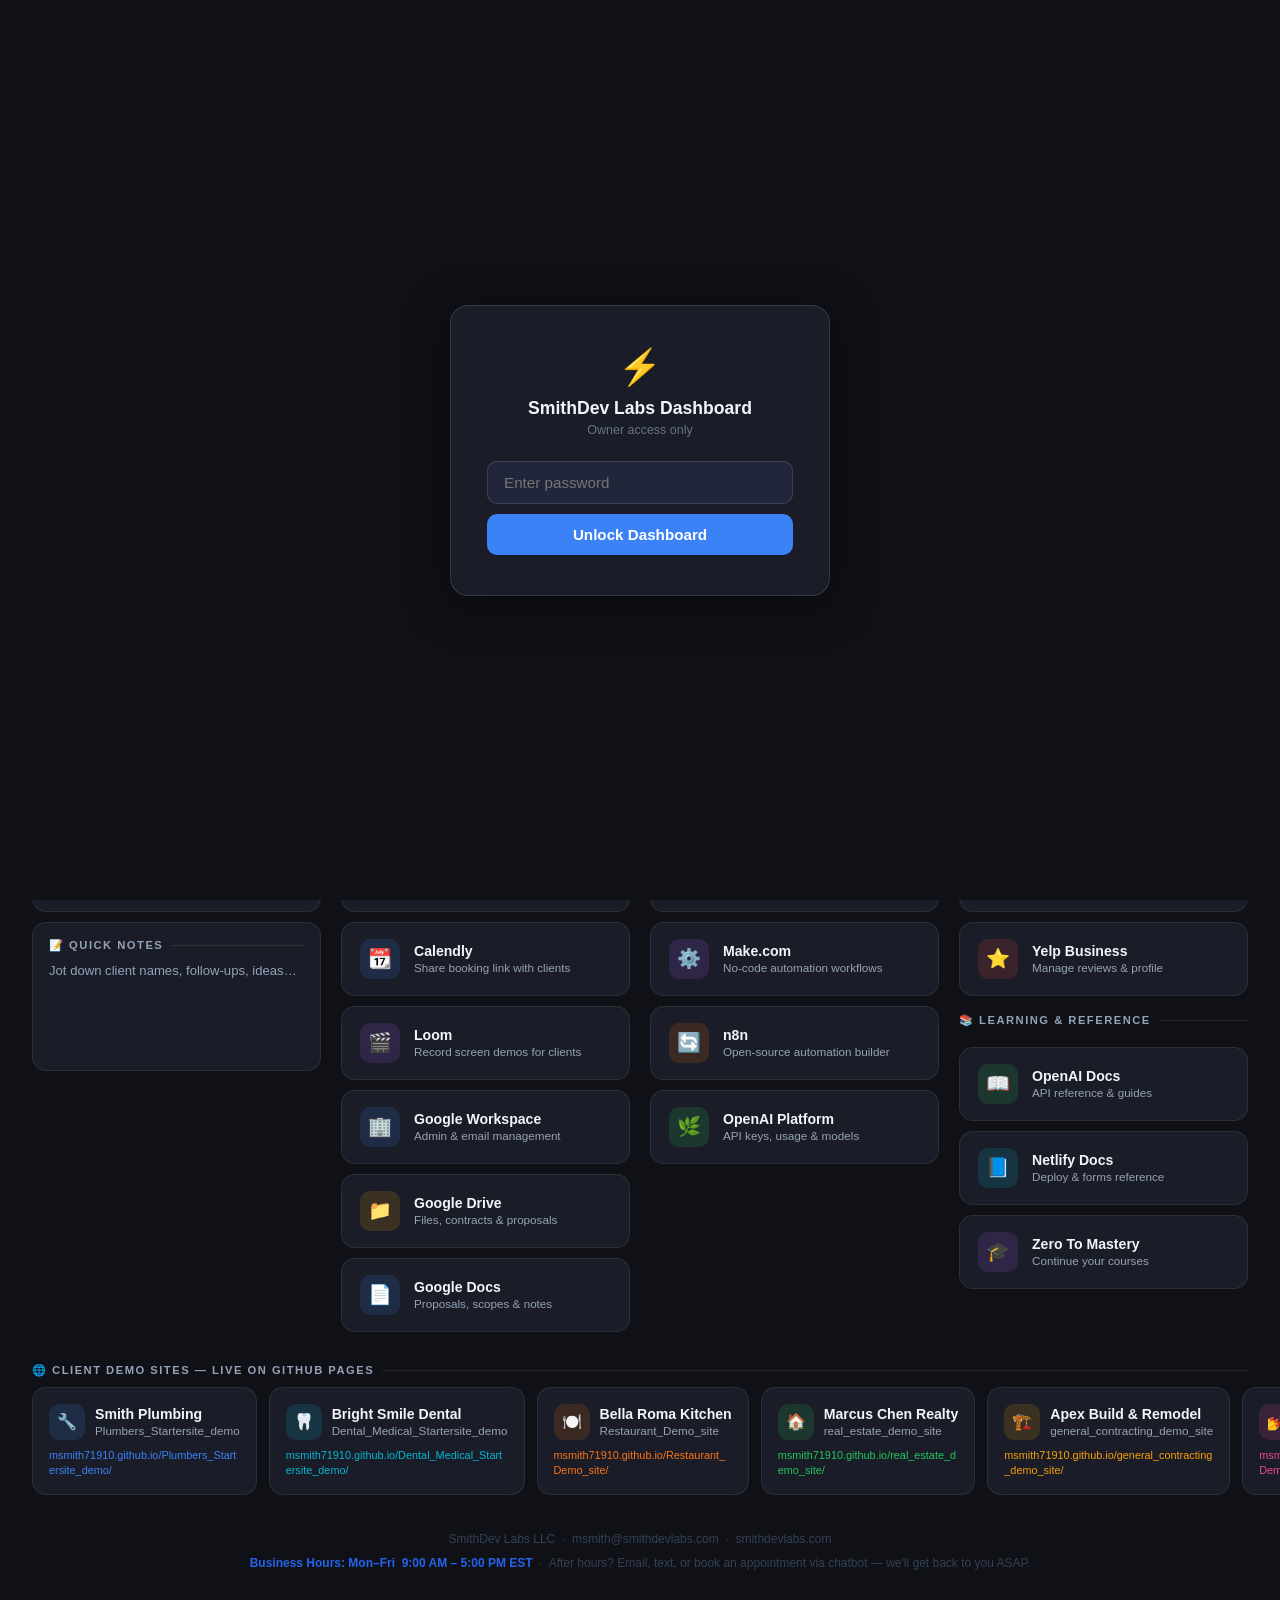
<file: dashboard.html>
<!DOCTYPE html>
<html lang="en">
<head>
  <meta charset="UTF-8" />
  <meta name="viewport" content="width=device-width, initial-scale=1.0" />
  <title>SmithDev Labs — Business Dashboard</title>
  <script>
    (function () {
      const HASH = '7ea395a101e297f8a8fb42a77c738e1fe0d234005e082d74ef7eadb481edbbc1';
      if (sessionStorage.getItem('sdl-dash-auth') === HASH) return;
      document.addEventListener('DOMContentLoaded', function () {
        const overlay = document.createElement('div');
        overlay.id = 'dash-gate';
        overlay.style.cssText = 'position:fixed;inset:0;background:#0f1117;z-index:99999;display:flex;align-items:center;justify-content:center;';
        overlay.innerHTML = `
          <div style="background:#1a1d27;border:1px solid rgba(255,255,255,.12);border-radius:18px;padding:40px 36px;width:100%;max-width:380px;text-align:center;box-shadow:0 8px 40px rgba(0,0,0,.5);">
            <div style="font-size:2.2rem;margin-bottom:10px;">⚡</div>
            <div style="font-size:1.1rem;font-weight:800;color:#f1f5f9;margin-bottom:4px;">SmithDev Labs Dashboard</div>
            <div style="font-size:0.78rem;color:#64748b;margin-bottom:24px;">Owner access only</div>
            <input id="dash-pw-input" type="password" placeholder="Enter password"
              style="width:100%;background:#22263a;border:1.5px solid rgba(255,255,255,.12);border-radius:10px;padding:12px 16px;color:#f1f5f9;font-size:0.95rem;outline:none;margin-bottom:10px;box-sizing:border-box;"
              onkeydown="if(event.key==='Enter')document.getElementById('dash-pw-btn').click()" />
            <div id="dash-pw-err" style="color:#ef4444;font-size:0.78rem;margin-bottom:8px;display:none;">Incorrect password — try again.</div>
            <button id="dash-pw-btn" type="button"
              style="width:100%;background:#3b82f6;color:white;border:none;border-radius:10px;padding:12px;font-size:0.95rem;font-weight:700;cursor:pointer;">
              Unlock Dashboard
            </button>
          </div>`;
        document.body.appendChild(overlay);
        document.getElementById('dash-pw-input').focus();
        document.getElementById('dash-pw-btn').addEventListener('click', async function () {
          const val = document.getElementById('dash-pw-input').value;
          const buf = await crypto.subtle.digest('SHA-256', new TextEncoder().encode(val));
          const hex = Array.from(new Uint8Array(buf)).map(b => b.toString(16).padStart(2,'0')).join('');
          if (hex === HASH) {
            sessionStorage.setItem('sdl-dash-auth', HASH);
            overlay.remove();
            loadLiveStats();
          } else {
            document.getElementById('dash-pw-err').style.display = 'block';
            document.getElementById('dash-pw-input').value = '';
            document.getElementById('dash-pw-input').focus();
          }
        });
      });
    })();
  </script>
  <style>
    *, *::before, *::after { box-sizing: border-box; margin: 0; padding: 0; }

    :root {
      --bg: #0f1117;
      --surface: #1a1d27;
      --surface2: #22263a;
      --border: rgba(255,255,255,.08);
      --primary: #3b82f6;
      --primary-glow: rgba(59,130,246,.25);
      --green: #22c55e;
      --yellow: #f59e0b;
      --purple: #a855f7;
      --pink: #ec4899;
      --cyan: #06b6d4;
      --orange: #f97316;
      --text: #f1f5f9;
      --text-muted: #94a3b8;
      --radius: 14px;
    }

    body {
      background: var(--bg);
      color: var(--text);
      font-family: -apple-system, BlinkMacSystemFont, 'Segoe UI', sans-serif;
      min-height: 100vh;
      padding: 28px 32px;
    }

    .header {
      display: flex;
      align-items: center;
      justify-content: space-between;
      margin-bottom: 28px;
      flex-wrap: wrap;
      gap: 16px;
    }
    .header-left h1 {
      font-size: 1.5rem;
      font-weight: 800;
      background: linear-gradient(135deg, #3b82f6, #a855f7);
      -webkit-background-clip: text;
      -webkit-text-fill-color: transparent;
      background-clip: text;
    }
    .header-left p { color: var(--text-muted); font-size: .85rem; margin-top: 3px; }
    .clock { text-align: right; }
    .clock-time { font-size: 2rem; font-weight: 800; color: var(--text); letter-spacing: -1px; }
    .clock-date { color: var(--text-muted); font-size: .8rem; margin-top: 2px; }

    .status-bar {
      display: flex;
      gap: 12px;
      margin-bottom: 20px;
      flex-wrap: wrap;
    }
    .status-pill {
      display: flex;
      align-items: center;
      gap: 7px;
      background: var(--surface);
      border: 1px solid var(--border);
      border-radius: 999px;
      padding: 7px 14px;
      font-size: .78rem;
      font-weight: 600;
      color: var(--text-muted);
    }
    .status-dot { width: 8px; height: 8px; border-radius: 50%; flex-shrink: 0; }
    .dot-green { background: var(--green); box-shadow: 0 0 6px var(--green); }
    .dot-yellow { background: var(--yellow); }
    .dot-blue { background: var(--primary); }

    /* LIVE STATS ROW */
    .stats-row {
      display: grid;
      grid-template-columns: repeat(4, 1fr);
      gap: 14px;
      margin-bottom: 24px;
    }
    .stat-card {
      background: var(--surface);
      border: 1px solid var(--border);
      border-radius: var(--radius);
      padding: 16px 18px;
    }
    .stat-label { font-size: .7rem; font-weight: 700; text-transform: uppercase; letter-spacing: 1px; color: var(--text-muted); margin-bottom: 6px; }
    .stat-value { font-size: 1.8rem; font-weight: 800; line-height: 1; }
    .stat-sub { font-size: .72rem; color: var(--text-muted); margin-top: 4px; }
    .stat-blue   { color: #60a5fa; }
    .stat-green  { color: #4ade80; }
    .stat-yellow { color: #fbbf24; }
    .stat-purple { color: #c084fc; }

    /* PENDING BOOKINGS BANNER */
    .bookings-banner {
      background: linear-gradient(135deg, rgba(59,130,246,.15), rgba(168,85,247,.12));
      border: 1px solid rgba(59,130,246,.3);
      border-radius: var(--radius);
      padding: 14px 18px;
      margin-bottom: 24px;
      display: none;
    }
    .bookings-banner.visible { display: block; }
    .bookings-banner-title { font-size: .75rem; font-weight: 700; text-transform: uppercase; letter-spacing: 1px; color: #60a5fa; margin-bottom: 8px; }
    .booking-item {
      background: var(--surface2);
      border-radius: 8px;
      padding: 10px 14px;
      margin-bottom: 6px;
      font-size: .8rem;
      display: flex;
      justify-content: space-between;
      align-items: center;
      flex-wrap: wrap;
      gap: 6px;
    }
    .booking-item:last-child { margin-bottom: 0; }
    .booking-name { font-weight: 700; color: var(--text); }
    .booking-meta { color: var(--text-muted); font-size: .73rem; }
    .booking-time { font-size: .72rem; color: #fbbf24; font-weight: 600; }

    .grid { display: grid; grid-template-columns: repeat(4, 1fr); gap: 20px; }

    .section-title {
      font-size: .7rem;
      font-weight: 700;
      text-transform: uppercase;
      letter-spacing: 1.5px;
      color: var(--text-muted);
      margin-bottom: 10px;
      display: flex;
      align-items: center;
      gap: 8px;
    }
    .section-title::after {
      content: '';
      flex: 1;
      height: 1px;
      background: var(--border);
    }
    .col { display: flex; flex-direction: column; gap: 10px; }

    .card {
      background: var(--surface);
      border: 1px solid var(--border);
      border-radius: var(--radius);
      padding: 16px 18px;
      text-decoration: none;
      color: var(--text);
      display: flex;
      align-items: center;
      gap: 14px;
      transition: background .18s, border-color .18s, transform .18s;
      cursor: pointer;
    }
    .card:hover {
      background: var(--surface2);
      border-color: rgba(255,255,255,.15);
      transform: translateY(-2px);
    }
    .card-icon {
      width: 40px; height: 40px;
      border-radius: 10px;
      display: flex; align-items: center; justify-content: center;
      font-size: 1.2rem;
      flex-shrink: 0;
    }
    .card-body { min-width: 0; }
    .card-name { font-weight: 700; font-size: .88rem; white-space: nowrap; overflow: hidden; text-overflow: ellipsis; }
    .card-desc { font-size: .73rem; color: var(--text-muted); margin-top: 2px; }

    .bg-blue   { background: rgba(59,130,246,.15); }
    .bg-green  { background: rgba(34,197,94,.15); }
    .bg-purple { background: rgba(168,85,247,.15); }
    .bg-yellow { background: rgba(245,158,11,.15); }
    .bg-pink   { background: rgba(236,72,153,.15); }
    .bg-cyan   { background: rgba(6,182,212,.15); }
    .bg-orange { background: rgba(249,115,22,.15); }
    .bg-red    { background: rgba(239,68,68,.15); }
    .bg-gray   { background: rgba(148,163,184,.12); }

    .quick-actions {
      display: grid;
      grid-template-columns: repeat(4, 1fr);
      gap: 10px;
      margin-bottom: 28px;
    }
    .action-btn {
      background: var(--surface);
      border: 1px solid var(--border);
      border-radius: 10px;
      padding: 11px 14px;
      color: var(--text);
      font-size: .8rem;
      font-weight: 600;
      text-decoration: none;
      text-align: center;
      transition: all .18s;
      display: flex;
      align-items: center;
      justify-content: center;
      gap: 7px;
      cursor: pointer;
    }
    .action-btn:hover { transform: translateY(-2px); }
    .action-btn.blue  { border-color: rgba(59,130,246,.4);  color: #60a5fa; }
    .action-btn.green { border-color: rgba(34,197,94,.4);   color: #4ade80; }
    .action-btn.purple{ border-color: rgba(168,85,247,.4);  color: #c084fc; }
    .action-btn.yellow{ border-color: rgba(245,158,11,.4);  color: #fbbf24; }
    .action-btn.cyan  { border-color: rgba(6,182,212,.4);   color: #22d3ee; }
    .action-btn.orange{ border-color: rgba(249,115,22,.4);  color: #fb923c; }
    .action-btn.pink  { border-color: rgba(236,72,153,.4);  color: #f472b6; }
    .action-btn.red   { border-color: rgba(239,68,68,.4);   color: #f87171; }

    .notes-card {
      background: var(--surface);
      border: 1px solid var(--border);
      border-radius: var(--radius);
      padding: 16px;
    }
    .notes-card textarea {
      width: 100%;
      background: transparent;
      border: none;
      color: var(--text);
      font-size: .82rem;
      line-height: 1.6;
      resize: none;
      outline: none;
      font-family: inherit;
      min-height: 90px;
    }
    .notes-card textarea::placeholder { color: var(--text-muted); }

    @media (max-width: 1100px) { .grid { grid-template-columns: repeat(2, 1fr); } .quick-actions { grid-template-columns: repeat(4, 1fr); } .stats-row { grid-template-columns: repeat(2, 1fr); } }
    @media (max-width: 640px)  { .grid { grid-template-columns: 1fr; } .quick-actions { grid-template-columns: repeat(2, 1fr); } .stats-row { grid-template-columns: repeat(2, 1fr); } body { padding: 16px; } }
  </style>
</head>
<body>

<div class="header">
  <div class="header-left">
    <h1>⚡ SmithDev Labs Dashboard</h1>
    <p>Good to see you, Michael — let's build something great today.</p>
  </div>
  <div class="clock">
    <div class="clock-time" id="clockTime">--:--</div>
    <div class="clock-date" id="clockDate">Loading…</div>
  </div>
</div>

<div class="status-bar">
  <div class="status-pill"><span class="status-dot dot-green"></span> Website: Live on GitHub Pages</div>
  <div class="status-pill"><span class="status-dot dot-blue"></span> Accepting New Clients</div>
  <div class="status-pill"><span class="status-dot dot-yellow"></span> Netlify: Not yet connected</div>
</div>

<!-- LIVE STATS -->
<div class="stats-row" id="statsRow">
  <div class="stat-card">
    <div class="stat-label">Total Leads</div>
    <div class="stat-value stat-blue" id="statLeads">—</div>
    <div class="stat-sub">from chatbot &amp; schedule page</div>
  </div>
  <div class="stat-card">
    <div class="stat-label">Pending Bookings</div>
    <div class="stat-value stat-yellow" id="statBookings">—</div>
    <div class="stat-sub">awaiting confirmation</div>
  </div>
  <div class="stat-card">
    <div class="stat-label">CRM Clients</div>
    <div class="stat-value stat-green" id="statClients">—</div>
    <div class="stat-sub">saved in CRM</div>
  </div>
  <div class="stat-card">
    <div class="stat-label">Quick Note</div>
    <div class="stat-sub" style="margin-top:8px;font-size:.78rem;color:var(--text-muted);">Saved in notes below ↓</div>
  </div>
</div>

<!-- PENDING BOOKINGS -->
<div class="bookings-banner" id="bookingsBanner">
  <div class="bookings-banner-title">📅 Pending Bookings — Action Required</div>
  <div id="bookingsList"></div>
</div>

<div style="margin-bottom:10px;" class="section-title">⚡ Quick Actions</div>
<div class="quick-actions" style="margin-bottom:28px;">
  <a href="crm.html" class="action-btn green">👥 Client CRM</a>
  <a href="delivery-guide.html" class="action-btn orange">📋 Delivery Guide</a>
  <a href="schedule.html" class="action-btn blue">📅 Schedule Page</a>
  <a href="https://meet.new" target="_blank" class="action-btn blue">📹 Start Google Meet</a>
  <a href="https://mail.google.com/a/smithdevlabs.com" target="_blank" class="action-btn yellow">📧 Gmail</a>
  <a href="https://calendar.google.com" target="_blank" class="action-btn cyan">🗓️ Google Calendar</a>
  <a href="https://github.com/MSMITH71910/smithdevlabs_prosite" target="_blank" class="action-btn purple">🐙 Open Repo</a>
  <a href="https://msmith71910.github.io/smithdevlabs_prosite/" target="_blank" class="action-btn purple">🌐 Preview Site</a>
  <a href="https://app.netlify.com" target="_blank" class="action-btn cyan">🚀 Netlify Deploy</a>
  <a href="https://www.waveapps.com" target="_blank" class="action-btn orange">🧾 Wave Accounting</a>
  <a href="https://durable.co" target="_blank" class="action-btn pink">⚡ Demo Site (Durable)</a>
  <a href="https://chatbase.co" target="_blank" class="action-btn red">🤖 Demo Chatbot</a>
</div>

<div class="grid">

  <!-- COL 1: MY BUSINESS -->
  <div class="col">
    <div class="section-title">🏢 My Business</div>

    <a href="https://github.com/MSMITH71910/smithdevlabs_prosite" target="_blank" class="card">
      <div class="card-icon bg-gray">🐙</div>
      <div class="card-body">
        <div class="card-name">GitHub Repo</div>
        <div class="card-desc">smithdevlabs_prosite source code</div>
      </div>
    </a>

    <a href="https://msmith71910.github.io/smithdevlabs_prosite/" target="_blank" class="card">
      <div class="card-icon bg-blue">🌐</div>
      <div class="card-body">
        <div class="card-name">Live Website</div>
        <div class="card-desc">GitHub Pages preview</div>
      </div>
    </a>

    <a href="https://github.com/MSMITH71910" target="_blank" class="card">
      <div class="card-icon bg-gray">👤</div>
      <div class="card-body">
        <div class="card-name">GitHub Profile</div>
        <div class="card-desc">MSMITH71910 — portfolio &amp; projects</div>
      </div>
    </a>

    <a href="https://app.netlify.com" target="_blank" class="card">
      <div class="card-icon bg-cyan">🚀</div>
      <div class="card-body">
        <div class="card-name">Netlify</div>
        <div class="card-desc">Deploy &amp; manage smithdevlabs.com</div>
      </div>
    </a>

    <a href="https://domains.google.com" target="_blank" class="card">
      <div class="card-icon bg-blue">🔗</div>
      <div class="card-body">
        <div class="card-name">Google Domains</div>
        <div class="card-desc">smithdevlabs.com domain settings</div>
      </div>
    </a>

    <div class="notes-card">
      <div class="section-title" style="margin-bottom:8px;">📝 Quick Notes</div>
      <textarea placeholder="Jot down client names, follow-ups, ideas…" id="dashNotes"></textarea>
    </div>
  </div>

  <!-- COL 2: CLIENT TOOLS -->
  <div class="col">
    <div class="section-title">👥 Client Tools</div>

    <a href="crm.html" class="card">
      <div class="card-icon bg-green">🗂️</div>
      <div class="card-body">
        <div class="card-name">Client CRM</div>
        <div class="card-desc">Manage leads &amp; clients</div>
      </div>
    </a>

    <a href="https://meet.new" target="_blank" class="card">
      <div class="card-icon bg-green">📹</div>
      <div class="card-body">
        <div class="card-name">Google Meet</div>
        <div class="card-desc">Start instant demo call</div>
      </div>
    </a>

    <a href="https://mail.google.com/a/smithdevlabs.com" target="_blank" class="card">
      <div class="card-icon bg-red">📬</div>
      <div class="card-body">
        <div class="card-name">Gmail</div>
        <div class="card-desc">msmith@smithdevlabs.com</div>
      </div>
    </a>

    <a href="https://calendar.google.com" target="_blank" class="card">
      <div class="card-icon bg-blue">📅</div>
      <div class="card-body">
        <div class="card-name">Google Calendar</div>
        <div class="card-desc">Schedule calls &amp; deadlines</div>
      </div>
    </a>

    <a href="https://www.waveapps.com" target="_blank" class="card">
      <div class="card-icon bg-orange">🧾</div>
      <div class="card-body">
        <div class="card-name">Wave Accounting</div>
        <div class="card-desc">Invoices, expenses &amp; bookkeeping</div>
      </div>
    </a>

    <a href="https://calendly.com" target="_blank" class="card">
      <div class="card-icon bg-blue">📆</div>
      <div class="card-body">
        <div class="card-name">Calendly</div>
        <div class="card-desc">Share booking link with clients</div>
      </div>
    </a>

    <a href="https://www.loom.com" target="_blank" class="card">
      <div class="card-icon bg-purple">🎬</div>
      <div class="card-body">
        <div class="card-name">Loom</div>
        <div class="card-desc">Record screen demos for clients</div>
      </div>
    </a>

    <a href="https://workspace.google.com" target="_blank" class="card">
      <div class="card-icon bg-blue">🏢</div>
      <div class="card-body">
        <div class="card-name">Google Workspace</div>
        <div class="card-desc">Admin &amp; email management</div>
      </div>
    </a>

    <a href="https://drive.google.com" target="_blank" class="card">
      <div class="card-icon bg-yellow">📁</div>
      <div class="card-body">
        <div class="card-name">Google Drive</div>
        <div class="card-desc">Files, contracts &amp; proposals</div>
      </div>
    </a>

    <a href="https://docs.google.com" target="_blank" class="card">
      <div class="card-icon bg-blue">📄</div>
      <div class="card-body">
        <div class="card-name">Google Docs</div>
        <div class="card-desc">Proposals, scopes &amp; notes</div>
      </div>
    </a>
  </div>

  <!-- COL 3: AI & BUILD TOOLS -->
  <div class="col">
    <div class="section-title">🤖 AI &amp; Build Tools</div>

    <a href="https://www.canva.com" target="_blank" class="card">
      <div class="card-icon bg-cyan">🎨</div>
      <div class="card-body">
        <div class="card-name">Canva Pro</div>
        <div class="card-desc">Graphics, proposals &amp; social posts</div>
      </div>
    </a>

    <a href="https://durable.co" target="_blank" class="card">
      <div class="card-icon bg-pink">⚡</div>
      <div class="card-body">
        <div class="card-name">Durable.co</div>
        <div class="card-desc">30-sec demo websites for clients</div>
      </div>
    </a>

    <a href="https://chatbase.co" target="_blank" class="card">
      <div class="card-icon bg-purple">🤖</div>
      <div class="card-body">
        <div class="card-name">Chatbase</div>
        <div class="card-desc">Build &amp; demo AI chatbots</div>
      </div>
    </a>

    <a href="https://voiceflow.com" target="_blank" class="card">
      <div class="card-icon bg-blue">🎙️</div>
      <div class="card-body">
        <div class="card-name">Voiceflow</div>
        <div class="card-desc">Advanced AI agent builder</div>
      </div>
    </a>

    <a href="https://relevanceai.com" target="_blank" class="card">
      <div class="card-icon bg-cyan">🧠</div>
      <div class="card-body">
        <div class="card-name">Relevance AI</div>
        <div class="card-desc">AI agents &amp; automation</div>
      </div>
    </a>

    <a href="https://make.com" target="_blank" class="card">
      <div class="card-icon bg-purple">⚙️</div>
      <div class="card-body">
        <div class="card-name">Make.com</div>
        <div class="card-desc">No-code automation workflows</div>
      </div>
    </a>

    <a href="https://n8n.io" target="_blank" class="card">
      <div class="card-icon bg-orange">🔄</div>
      <div class="card-body">
        <div class="card-name">n8n</div>
        <div class="card-desc">Open-source automation builder</div>
      </div>
    </a>

    <a href="https://platform.openai.com" target="_blank" class="card">
      <div class="card-icon bg-green">🌿</div>
      <div class="card-body">
        <div class="card-name">OpenAI Platform</div>
        <div class="card-desc">API keys, usage &amp; models</div>
      </div>
    </a>
  </div>

  <!-- COL 4: PROSPECTING & LEARNING -->
  <div class="col">
    <div class="section-title">📈 Prospecting &amp; Growth</div>

    <a href="https://outscraper.com" target="_blank" class="card">
      <div class="card-icon bg-green">🔍</div>
      <div class="card-body">
        <div class="card-name">Outscraper</div>
        <div class="card-desc">Scrape leads from Google Maps</div>
      </div>
    </a>

    <a href="https://instantly.ai" target="_blank" class="card">
      <div class="card-icon bg-orange">⚡</div>
      <div class="card-body">
        <div class="card-name">Instantly.ai</div>
        <div class="card-desc">Cold email outreach at scale</div>
      </div>
    </a>

    <a href="https://www.linkedin.com/in/michael-smith-2b38b260" target="_blank" class="card">
      <div class="card-icon bg-blue">💼</div>
      <div class="card-body">
        <div class="card-name">LinkedIn</div>
        <div class="card-desc">Connect &amp; prospect clients</div>
      </div>
    </a>

    <a href="https://business.google.com" target="_blank" class="card">
      <div class="card-icon bg-yellow">📍</div>
      <div class="card-body">
        <div class="card-name">Google Business Profile</div>
        <div class="card-desc">Local SEO &amp; reviews</div>
      </div>
    </a>

    <a href="https://analytics.google.com" target="_blank" class="card">
      <div class="card-icon bg-orange">📊</div>
      <div class="card-body">
        <div class="card-name">Google Analytics</div>
        <div class="card-desc">Track website traffic</div>
      </div>
    </a>

    <a href="https://www.yelp.com/biz_profile" target="_blank" class="card">
      <div class="card-icon bg-red">⭐</div>
      <div class="card-body">
        <div class="card-name">Yelp Business</div>
        <div class="card-desc">Manage reviews &amp; profile</div>
      </div>
    </a>

    <div class="section-title" style="margin-top:8px;">📚 Learning &amp; Reference</div>

    <a href="https://platform.openai.com/docs" target="_blank" class="card">
      <div class="card-icon bg-green">📖</div>
      <div class="card-body">
        <div class="card-name">OpenAI Docs</div>
        <div class="card-desc">API reference &amp; guides</div>
      </div>
    </a>

    <a href="https://docs.netlify.com" target="_blank" class="card">
      <div class="card-icon bg-cyan">📘</div>
      <div class="card-body">
        <div class="card-name">Netlify Docs</div>
        <div class="card-desc">Deploy &amp; forms reference</div>
      </div>
    </a>

    <a href="https://zerotomastery.io/courses" target="_blank" class="card">
      <div class="card-icon bg-purple">🎓</div>
      <div class="card-body">
        <div class="card-name">Zero To Mastery</div>
        <div class="card-desc">Continue your courses</div>
      </div>
    </a>
  </div>

</div>

<!-- DEMO SITES -->
<div class="section-title" style="margin-top:32px;">🌐 Client Demo Sites — Live on GitHub Pages</div>
<div style="display:grid;grid-template-columns:repeat(6,1fr);gap:12px;margin-bottom:32px;">

  <a href="https://msmith71910.github.io/Plumbers_Startersite_demo/" target="_blank" class="card" style="flex-direction:column;align-items:flex-start;gap:8px;padding:16px;">
    <div style="display:flex;align-items:center;gap:10px;width:100%;">
      <div class="card-icon bg-blue" style="width:36px;height:36px;font-size:1rem;flex-shrink:0;">🔧</div>
      <div class="card-body">
        <div class="card-name">Smith Plumbing</div>
        <div class="card-desc">Plumbers_Startersite_demo</div>
      </div>
    </div>
    <div style="font-size:.68rem;color:#3b82f6;word-break:break-all;line-height:1.4;">msmith71910.github.io/Plumbers_Startersite_demo/</div>
  </a>

  <a href="https://msmith71910.github.io/Dental_Medical_Startersite_demo/" target="_blank" class="card" style="flex-direction:column;align-items:flex-start;gap:8px;padding:16px;">
    <div style="display:flex;align-items:center;gap:10px;width:100%;">
      <div class="card-icon bg-cyan" style="width:36px;height:36px;font-size:1rem;flex-shrink:0;">🦷</div>
      <div class="card-body">
        <div class="card-name">Bright Smile Dental</div>
        <div class="card-desc">Dental_Medical_Startersite_demo</div>
      </div>
    </div>
    <div style="font-size:.68rem;color:#06b6d4;word-break:break-all;line-height:1.4;">msmith71910.github.io/Dental_Medical_Startersite_demo/</div>
  </a>

  <a href="https://msmith71910.github.io/Restaurant_Demo_site/" target="_blank" class="card" style="flex-direction:column;align-items:flex-start;gap:8px;padding:16px;">
    <div style="display:flex;align-items:center;gap:10px;width:100%;">
      <div class="card-icon bg-orange" style="width:36px;height:36px;font-size:1rem;flex-shrink:0;">🍽️</div>
      <div class="card-body">
        <div class="card-name">Bella Roma Kitchen</div>
        <div class="card-desc">Restaurant_Demo_site</div>
      </div>
    </div>
    <div style="font-size:.68rem;color:#f97316;word-break:break-all;line-height:1.4;">msmith71910.github.io/Restaurant_Demo_site/</div>
  </a>

  <a href="https://msmith71910.github.io/real_estate_demo_site/" target="_blank" class="card" style="flex-direction:column;align-items:flex-start;gap:8px;padding:16px;">
    <div style="display:flex;align-items:center;gap:10px;width:100%;">
      <div class="card-icon bg-green" style="width:36px;height:36px;font-size:1rem;flex-shrink:0;">🏠</div>
      <div class="card-body">
        <div class="card-name">Marcus Chen Realty</div>
        <div class="card-desc">real_estate_demo_site</div>
      </div>
    </div>
    <div style="font-size:.68rem;color:#22c55e;word-break:break-all;line-height:1.4;">msmith71910.github.io/real_estate_demo_site/</div>
  </a>

  <a href="https://msmith71910.github.io/general_contracting_demo_site/" target="_blank" class="card" style="flex-direction:column;align-items:flex-start;gap:8px;padding:16px;">
    <div style="display:flex;align-items:center;gap:10px;width:100%;">
      <div class="card-icon bg-yellow" style="width:36px;height:36px;font-size:1rem;flex-shrink:0;">🏗️</div>
      <div class="card-body">
        <div class="card-name">Apex Build &amp; Remodel</div>
        <div class="card-desc">general_contracting_demo_site</div>
      </div>
    </div>
    <div style="font-size:.68rem;color:#f59e0b;word-break:break-all;line-height:1.4;">msmith71910.github.io/general_contracting_demo_site/</div>
  </a>

  <a href="https://msmith71910.github.io/Salon_Spa_Demo_SIte/" target="_blank" class="card" style="flex-direction:column;align-items:flex-start;gap:8px;padding:16px;">
    <div style="display:flex;align-items:center;gap:10px;width:100%;">
      <div class="card-icon bg-pink" style="width:36px;height:36px;font-size:1rem;flex-shrink:0;">💅</div>
      <div class="card-body">
        <div class="card-name">Luxe Beauty Studio</div>
        <div class="card-desc">Salon_Spa_Demo_SIte</div>
      </div>
    </div>
    <div style="font-size:.68rem;color:#ec4899;word-break:break-all;line-height:1.4;">msmith71910.github.io/Salon_Spa_Demo_SIte/</div>
  </a>

</div>

<div style="text-align:center;margin-top:32px;color:#334155;font-size:.75rem;line-height:2;">
  SmithDev Labs LLC &nbsp;·&nbsp; msmith@smithdevlabs.com &nbsp;·&nbsp; smithdevlabs.com
  <br>
  <span style="color:#2563eb;font-weight:600;">Business Hours: Mon–Fri &nbsp;9:00 AM – 5:00 PM EST</span>
  &nbsp;·&nbsp; After hours? Email, text, or book an appointment via chatbot — we'll get back to you ASAP.
</div>

<script>
  function updateClock() {
    const now = new Date();
    const h = now.getHours().toString().padStart(2,'0');
    const m = now.getMinutes().toString().padStart(2,'0');
    document.getElementById('clockTime').textContent = h + ':' + m;
    document.getElementById('clockDate').textContent = now.toLocaleDateString('en-US', { weekday:'long', month:'long', day:'numeric', year:'numeric' });
  }
  updateClock();
  setInterval(updateClock, 10000);

  const notes = document.getElementById('dashNotes');
  notes.value = localStorage.getItem('sdl-notes') || '';
  notes.addEventListener('input', () => localStorage.setItem('sdl-notes', notes.value));

  function loadLiveStats() {
    try {
      const leads    = JSON.parse(localStorage.getItem('sdl-chatbot-leads') || '[]');
      const bookings = JSON.parse(localStorage.getItem('sdl-bookings')      || '[]');
      const clients  = JSON.parse(localStorage.getItem('sdl-clients')       || '[]');

      document.getElementById('statLeads').textContent    = leads.length;
      document.getElementById('statBookings').textContent = bookings.length;
      document.getElementById('statClients').textContent  = clients.length;

      if (bookings.length > 0) {
        const banner = document.getElementById('bookingsBanner');
        const list   = document.getElementById('bookingsList');
        banner.classList.add('visible');
        list.innerHTML = bookings.slice(0, 5).map(b => {
          const when = b.day && b.time ? `${b.day} at ${b.time} EST` : (b.timestamp ? new Date(b.timestamp).toLocaleDateString('en-US') : 'Time TBD');
          return `<div class="booking-item">
            <div>
              <div class="booking-name">${b.name || 'Unknown'}</div>
              <div class="booking-meta">${b.email || ''} &nbsp;·&nbsp; ${b.service || 'Free AI Audit Call'}</div>
            </div>
            <div class="booking-time">📅 ${when}</div>
          </div>`;
        }).join('') + (bookings.length > 5 ? `<div style="font-size:.72rem;color:var(--text-muted);padding:6px 14px;">+ ${bookings.length - 5} more — <a href="crm.html" style="color:#60a5fa;">Open CRM</a></div>` : '');
      }
    } catch(e) {}
  }

  const HASH = '7ea395a101e297f8a8fb42a77c738e1fe0d234005e082d74ef7eadb481edbbc1';
  if (sessionStorage.getItem('sdl-dash-auth') === HASH) loadLiveStats();
</script>
</body>
</html>
</file>
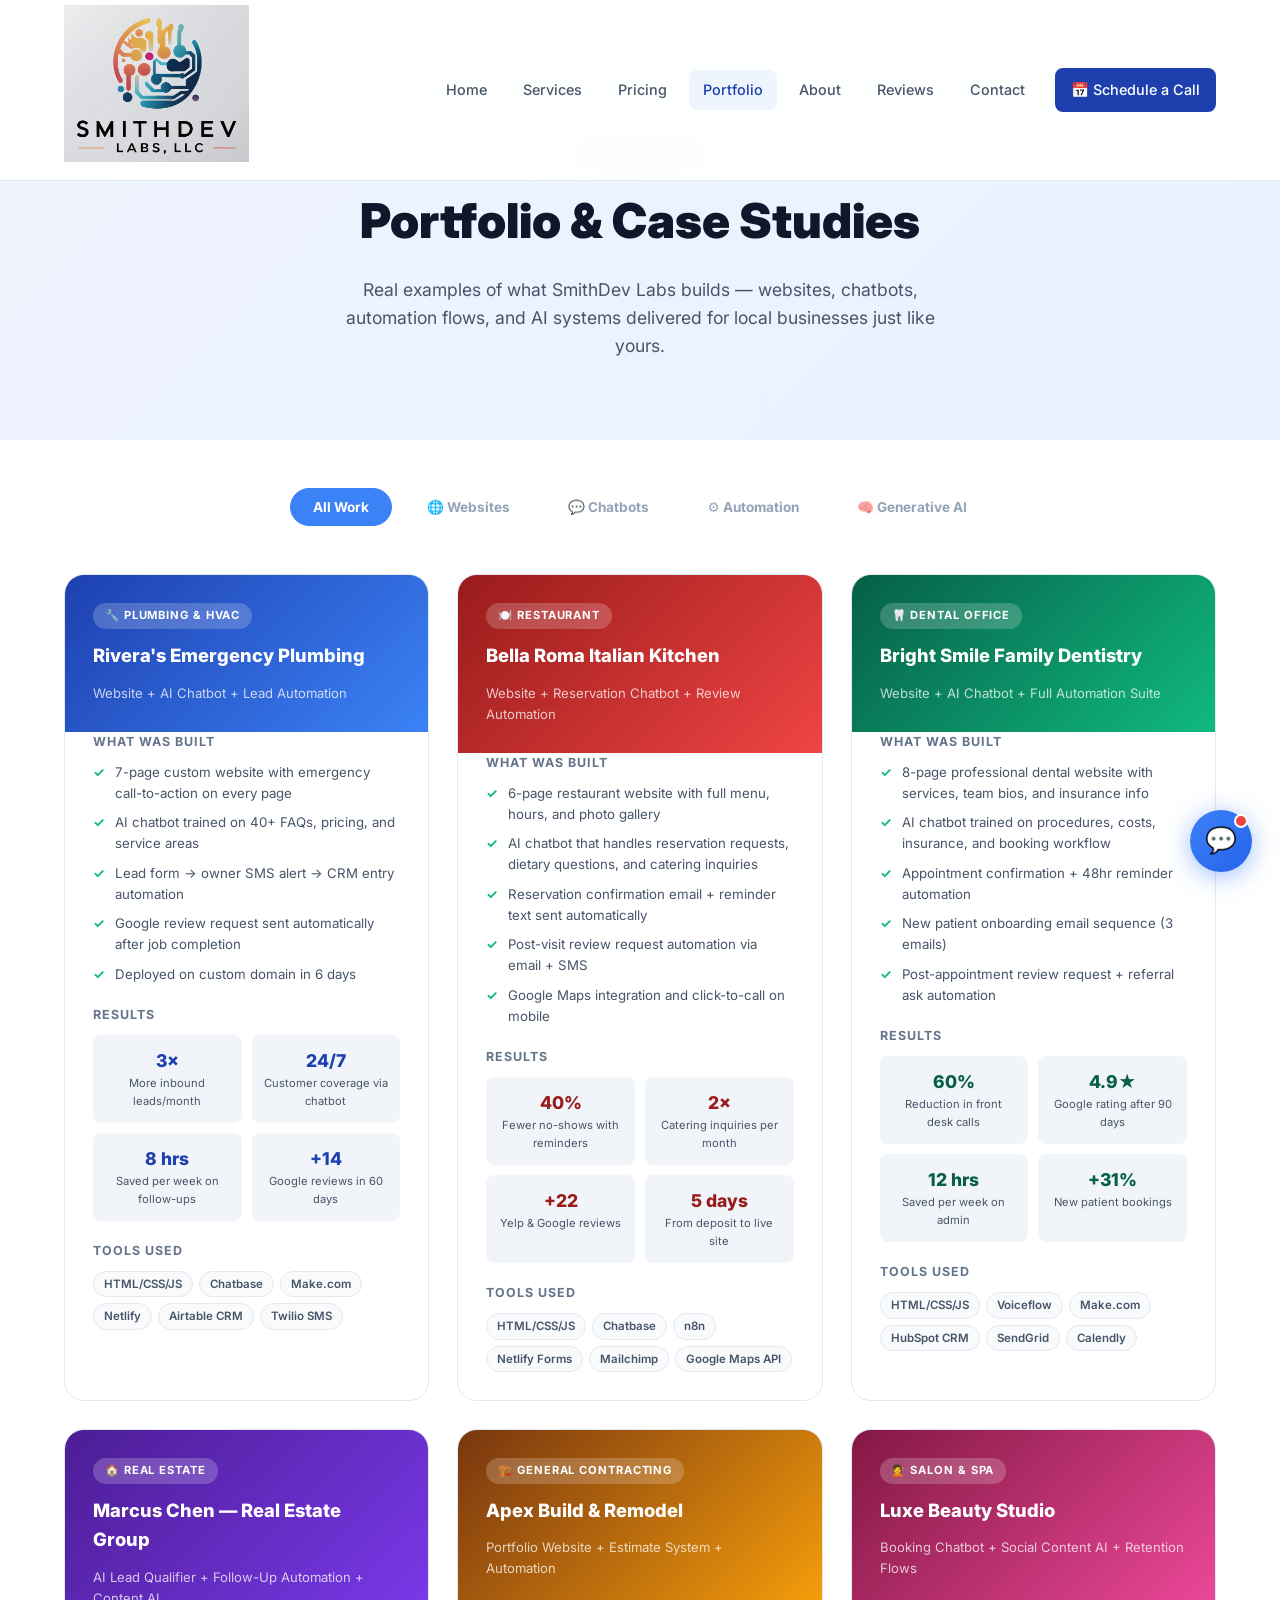
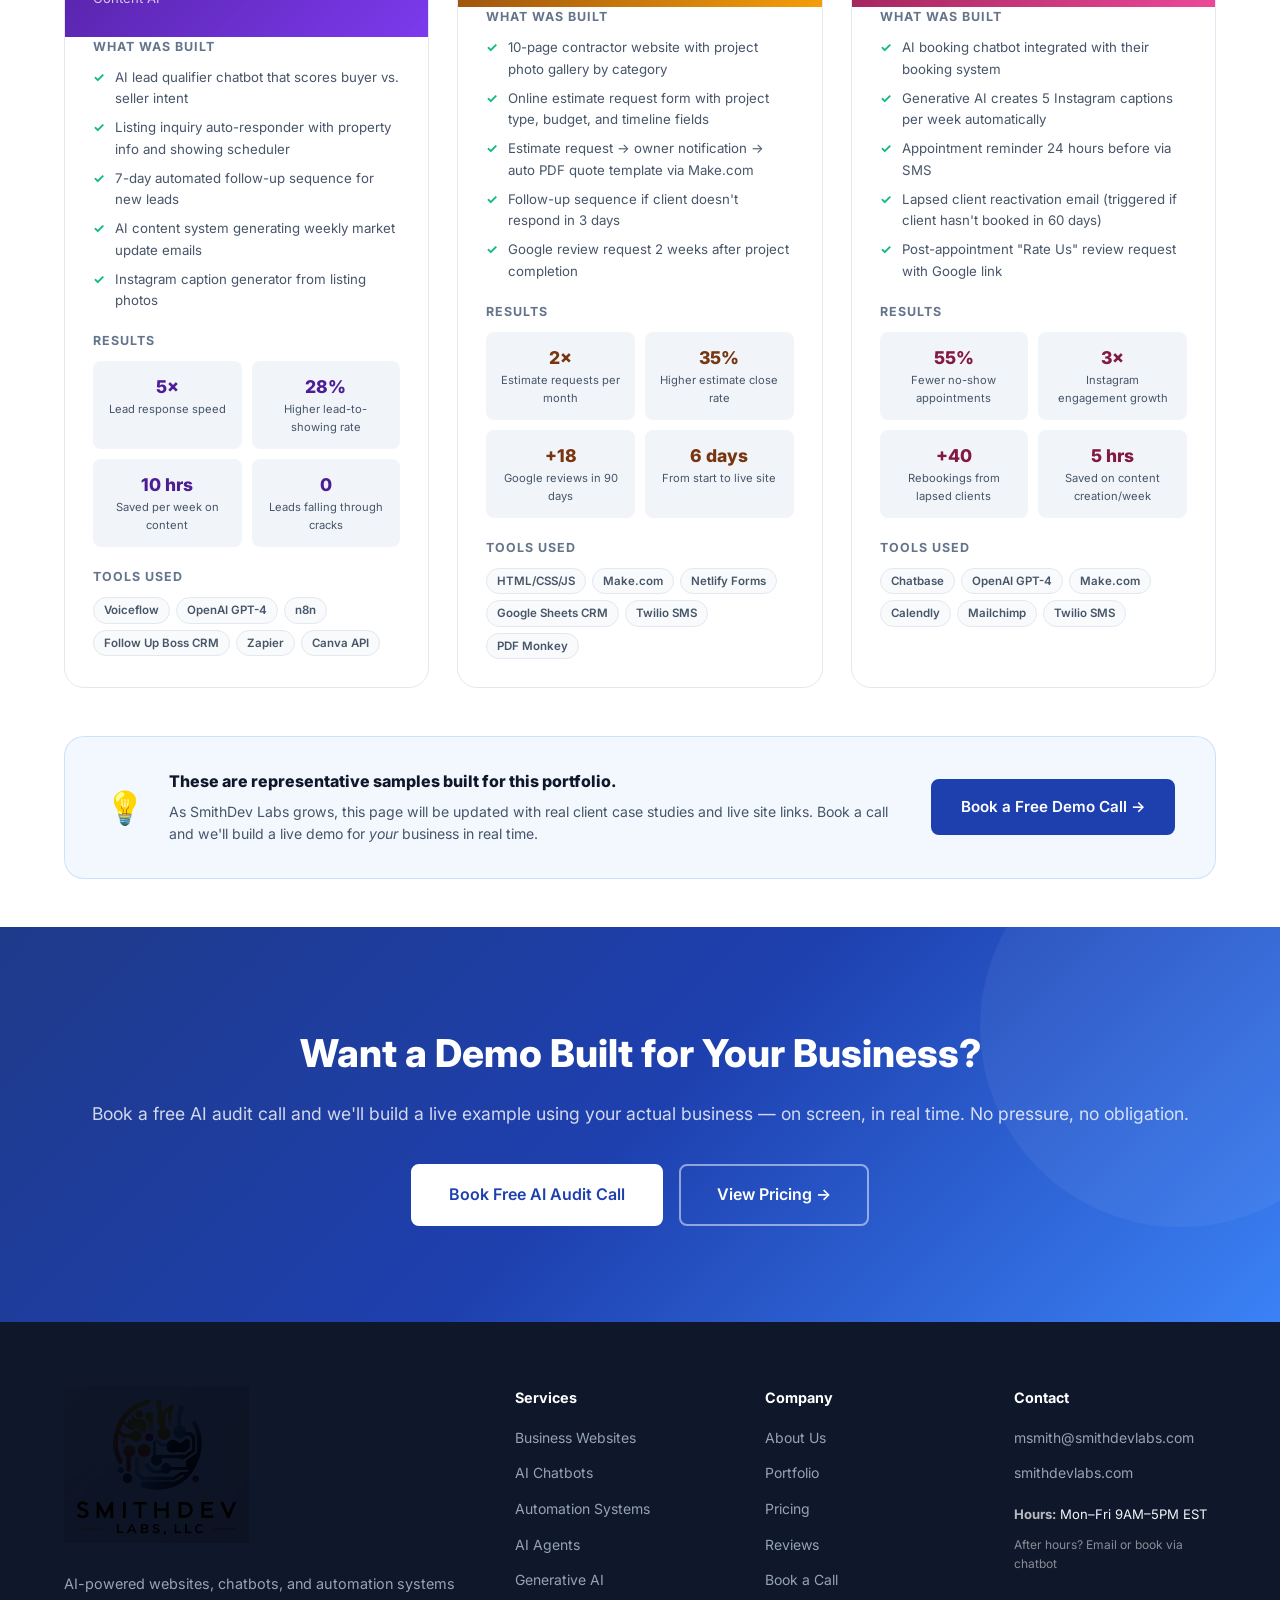
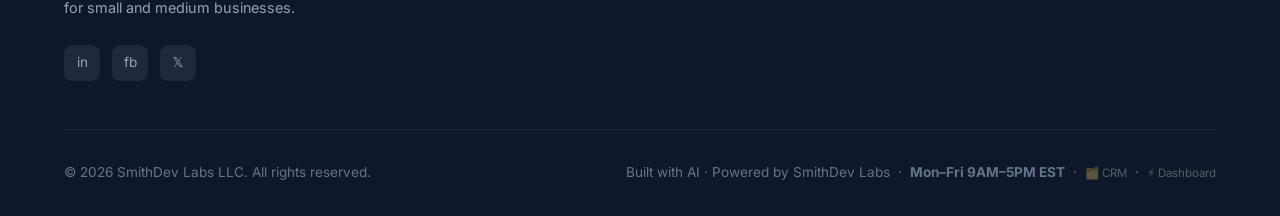
<file: portfolio.html>
<!DOCTYPE html>
<html lang="en">
<head>
  <meta charset="UTF-8" />
  <meta name="viewport" content="width=device-width, initial-scale=1.0" />
  <title>Portfolio &amp; Work Samples — SmithDev Labs</title>
  <meta name="description" content="See real examples of AI-powered websites, chatbots, and automation systems built by SmithDev Labs for plumbers, restaurants, dental offices, and more." />
  <link rel="stylesheet" href="css/style.css?v=8" />
  <link rel="icon" href="data:image/svg+xml,<svg xmlns='http://www.w3.org/2000/svg' viewBox='0 0 100 100'><text y='.9em' font-size='90'>🤖</text></svg>" />
</head>
<body>

<nav class="navbar" id="navbar">
  <div class="container">
    <div class="nav-inner">
      <a href="index.html" class="nav-logo">
        <img src="images/logo.png" alt="SmithDev Labs LLC" class="nav-logo-img" />
      </a>
      <div class="nav-links" id="navLinks">
        <a href="index.html">Home</a>
        <a href="services.html">Services</a>
        <a href="pricing.html">Pricing</a>
        <a href="portfolio.html" class="active">Portfolio</a>
        <a href="about.html">About</a>
        <a href="testimonials.html">Reviews</a>
        <a href="contact.html">Contact</a>
        <a href="schedule.html" class="btn btn-primary btn-sm nav-cta">📅 Schedule a Call</a>
      </div>
      <div class="nav-toggle" id="navToggle"><span></span><span></span><span></span></div>
    </div>
  </div>
</nav>

<section class="page-hero">
  <div class="container">
    <span class="section-label">Work Samples</span>
    <h1>Portfolio &amp; Case Studies</h1>
    <p>Real examples of what SmithDev Labs builds — websites, chatbots, automation flows, and AI systems delivered for local businesses just like yours.</p>
  </div>
</section>

<!-- FILTER TABS -->
<section style="padding:48px 0 0;">
  <div class="container">
    <div style="display:flex;gap:12px;flex-wrap:wrap;justify-content:center;margin-bottom:48px;">
      <button class="demo-tab active" style="background:var(--primary-light);color:#fff;border-color:var(--primary-light);" onclick="filterPortfolio('all',this)">All Work</button>
      <button class="demo-tab" onclick="filterPortfolio('website',this)">🌐 Websites</button>
      <button class="demo-tab" onclick="filterPortfolio('chatbot',this)">💬 Chatbots</button>
      <button class="demo-tab" onclick="filterPortfolio('automation',this)">⚙️ Automation</button>
      <button class="demo-tab" onclick="filterPortfolio('genai',this)">🧠 Generative AI</button>
    </div>

    <div class="portfolio-grid" id="portfolioGrid">

      <!-- CARD 1: Plumber Website + Chatbot -->
      <div class="portfolio-card fade-up" data-tags="website chatbot">
        <div class="portfolio-card-header" style="background:linear-gradient(135deg,#1e40af,#3b82f6);">
          <span class="portfolio-niche-badge" style="background:rgba(255,255,255,.2);color:#fff;">🔧 Plumbing &amp; HVAC</span>
          <div class="portfolio-card-title" style="color:#fff;">Rivera's Emergency Plumbing</div>
          <div class="portfolio-card-sub" style="color:rgba(255,255,255,.75);">Website + AI Chatbot + Lead Automation</div>
        </div>
        <div class="portfolio-card-body">
          <h4>What Was Built</h4>
          <div class="portfolio-deliverables">
            <div class="portfolio-deliverable">7-page custom website with emergency call-to-action on every page</div>
            <div class="portfolio-deliverable">AI chatbot trained on 40+ FAQs, pricing, and service areas</div>
            <div class="portfolio-deliverable">Lead form → owner SMS alert → CRM entry automation</div>
            <div class="portfolio-deliverable">Google review request sent automatically after job completion</div>
            <div class="portfolio-deliverable">Deployed on custom domain in 6 days</div>
          </div>
          <h4>Results</h4>
          <div class="portfolio-results">
            <div class="portfolio-result"><div class="r-val" style="color:#1e40af;">3×</div><div class="r-label">More inbound leads/month</div></div>
            <div class="portfolio-result"><div class="r-val" style="color:#1e40af;">24/7</div><div class="r-label">Customer coverage via chatbot</div></div>
            <div class="portfolio-result"><div class="r-val" style="color:#1e40af;">8 hrs</div><div class="r-label">Saved per week on follow-ups</div></div>
            <div class="portfolio-result"><div class="r-val" style="color:#1e40af;">+14</div><div class="r-label">Google reviews in 60 days</div></div>
          </div>
          <h4>Tools Used</h4>
          <div class="portfolio-tools">
            <span class="portfolio-tool">HTML/CSS/JS</span>
            <span class="portfolio-tool">Chatbase</span>
            <span class="portfolio-tool">Make.com</span>
            <span class="portfolio-tool">Netlify</span>
            <span class="portfolio-tool">Airtable CRM</span>
            <span class="portfolio-tool">Twilio SMS</span>
          </div>
        </div>
      </div>

      <!-- CARD 2: Restaurant Website + Chatbot -->
      <div class="portfolio-card fade-up" data-tags="website chatbot">
        <div class="portfolio-card-header" style="background:linear-gradient(135deg,#991b1b,#ef4444);">
          <span class="portfolio-niche-badge" style="background:rgba(255,255,255,.2);color:#fff;">🍽️ Restaurant</span>
          <div class="portfolio-card-title" style="color:#fff;">Bella Roma Italian Kitchen</div>
          <div class="portfolio-card-sub" style="color:rgba(255,255,255,.75);">Website + Reservation Chatbot + Review Automation</div>
        </div>
        <div class="portfolio-card-body">
          <h4>What Was Built</h4>
          <div class="portfolio-deliverables">
            <div class="portfolio-deliverable">6-page restaurant website with full menu, hours, and photo gallery</div>
            <div class="portfolio-deliverable">AI chatbot that handles reservation requests, dietary questions, and catering inquiries</div>
            <div class="portfolio-deliverable">Reservation confirmation email + reminder text sent automatically</div>
            <div class="portfolio-deliverable">Post-visit review request automation via email + SMS</div>
            <div class="portfolio-deliverable">Google Maps integration and click-to-call on mobile</div>
          </div>
          <h4>Results</h4>
          <div class="portfolio-results">
            <div class="portfolio-result"><div class="r-val" style="color:#991b1b;">40%</div><div class="r-label">Fewer no-shows with reminders</div></div>
            <div class="portfolio-result"><div class="r-val" style="color:#991b1b;">2×</div><div class="r-label">Catering inquiries per month</div></div>
            <div class="portfolio-result"><div class="r-val" style="color:#991b1b;">+22</div><div class="r-label">Yelp &amp; Google reviews</div></div>
            <div class="portfolio-result"><div class="r-val" style="color:#991b1b;">5 days</div><div class="r-label">From deposit to live site</div></div>
          </div>
          <h4>Tools Used</h4>
          <div class="portfolio-tools">
            <span class="portfolio-tool">HTML/CSS/JS</span>
            <span class="portfolio-tool">Chatbase</span>
            <span class="portfolio-tool">n8n</span>
            <span class="portfolio-tool">Netlify Forms</span>
            <span class="portfolio-tool">Mailchimp</span>
            <span class="portfolio-tool">Google Maps API</span>
          </div>
        </div>
      </div>

      <!-- CARD 3: Dental Office Website + Chatbot -->
      <div class="portfolio-card fade-up" data-tags="website chatbot automation">
        <div class="portfolio-card-header" style="background:linear-gradient(135deg,#065f46,#10b981);">
          <span class="portfolio-niche-badge" style="background:rgba(255,255,255,.2);color:#fff;">🦷 Dental Office</span>
          <div class="portfolio-card-title" style="color:#fff;">Bright Smile Family Dentistry</div>
          <div class="portfolio-card-sub" style="color:rgba(255,255,255,.75);">Website + AI Chatbot + Full Automation Suite</div>
        </div>
        <div class="portfolio-card-body">
          <h4>What Was Built</h4>
          <div class="portfolio-deliverables">
            <div class="portfolio-deliverable">8-page professional dental website with services, team bios, and insurance info</div>
            <div class="portfolio-deliverable">AI chatbot trained on procedures, costs, insurance, and booking workflow</div>
            <div class="portfolio-deliverable">Appointment confirmation + 48hr reminder automation</div>
            <div class="portfolio-deliverable">New patient onboarding email sequence (3 emails)</div>
            <div class="portfolio-deliverable">Post-appointment review request + referral ask automation</div>
          </div>
          <h4>Results</h4>
          <div class="portfolio-results">
            <div class="portfolio-result"><div class="r-val" style="color:#065f46;">60%</div><div class="r-label">Reduction in front desk calls</div></div>
            <div class="portfolio-result"><div class="r-val" style="color:#065f46;">4.9★</div><div class="r-label">Google rating after 90 days</div></div>
            <div class="portfolio-result"><div class="r-val" style="color:#065f46;">12 hrs</div><div class="r-label">Saved per week on admin</div></div>
            <div class="portfolio-result"><div class="r-val" style="color:#065f46;">+31%</div><div class="r-label">New patient bookings</div></div>
          </div>
          <h4>Tools Used</h4>
          <div class="portfolio-tools">
            <span class="portfolio-tool">HTML/CSS/JS</span>
            <span class="portfolio-tool">Voiceflow</span>
            <span class="portfolio-tool">Make.com</span>
            <span class="portfolio-tool">HubSpot CRM</span>
            <span class="portfolio-tool">SendGrid</span>
            <span class="portfolio-tool">Calendly</span>
          </div>
        </div>
      </div>

      <!-- CARD 4: Real Estate AI Agent -->
      <div class="portfolio-card fade-up" data-tags="chatbot automation genai">
        <div class="portfolio-card-header" style="background:linear-gradient(135deg,#4c1d95,#7c3aed);">
          <span class="portfolio-niche-badge" style="background:rgba(255,255,255,.2);color:#fff;">🏠 Real Estate</span>
          <div class="portfolio-card-title" style="color:#fff;">Marcus Chen — Real Estate Group</div>
          <div class="portfolio-card-sub" style="color:rgba(255,255,255,.75);">AI Lead Qualifier + Follow-Up Automation + Content AI</div>
        </div>
        <div class="portfolio-card-body">
          <h4>What Was Built</h4>
          <div class="portfolio-deliverables">
            <div class="portfolio-deliverable">AI lead qualifier chatbot that scores buyer vs. seller intent</div>
            <div class="portfolio-deliverable">Listing inquiry auto-responder with property info and showing scheduler</div>
            <div class="portfolio-deliverable">7-day automated follow-up sequence for new leads</div>
            <div class="portfolio-deliverable">AI content system generating weekly market update emails</div>
            <div class="portfolio-deliverable">Instagram caption generator from listing photos</div>
          </div>
          <h4>Results</h4>
          <div class="portfolio-results">
            <div class="portfolio-result"><div class="r-val" style="color:#4c1d95;">5×</div><div class="r-label">Lead response speed</div></div>
            <div class="portfolio-result"><div class="r-val" style="color:#4c1d95;">28%</div><div class="r-label">Higher lead-to-showing rate</div></div>
            <div class="portfolio-result"><div class="r-val" style="color:#4c1d95;">10 hrs</div><div class="r-label">Saved per week on content</div></div>
            <div class="portfolio-result"><div class="r-val" style="color:#4c1d95;">0</div><div class="r-label">Leads falling through cracks</div></div>
          </div>
          <h4>Tools Used</h4>
          <div class="portfolio-tools">
            <span class="portfolio-tool">Voiceflow</span>
            <span class="portfolio-tool">OpenAI GPT-4</span>
            <span class="portfolio-tool">n8n</span>
            <span class="portfolio-tool">Follow Up Boss CRM</span>
            <span class="portfolio-tool">Zapier</span>
            <span class="portfolio-tool">Canva API</span>
          </div>
        </div>
      </div>

      <!-- CARD 5: Contractor Website + Automation -->
      <div class="portfolio-card fade-up" data-tags="website automation">
        <div class="portfolio-card-header" style="background:linear-gradient(135deg,#78350f,#f59e0b);">
          <span class="portfolio-niche-badge" style="background:rgba(255,255,255,.2);color:#fff;">🏗️ General Contracting</span>
          <div class="portfolio-card-title" style="color:#fff;">Apex Build &amp; Remodel</div>
          <div class="portfolio-card-sub" style="color:rgba(255,255,255,.75);">Portfolio Website + Estimate System + Automation</div>
        </div>
        <div class="portfolio-card-body">
          <h4>What Was Built</h4>
          <div class="portfolio-deliverables">
            <div class="portfolio-deliverable">10-page contractor website with project photo gallery by category</div>
            <div class="portfolio-deliverable">Online estimate request form with project type, budget, and timeline fields</div>
            <div class="portfolio-deliverable">Estimate request → owner notification → auto PDF quote template via Make.com</div>
            <div class="portfolio-deliverable">Follow-up sequence if client doesn't respond in 3 days</div>
            <div class="portfolio-deliverable">Google review request 2 weeks after project completion</div>
          </div>
          <h4>Results</h4>
          <div class="portfolio-results">
            <div class="portfolio-result"><div class="r-val" style="color:#78350f;">2×</div><div class="r-label">Estimate requests per month</div></div>
            <div class="portfolio-result"><div class="r-val" style="color:#78350f;">35%</div><div class="r-label">Higher estimate close rate</div></div>
            <div class="portfolio-result"><div class="r-val" style="color:#78350f;">+18</div><div class="r-label">Google reviews in 90 days</div></div>
            <div class="portfolio-result"><div class="r-val" style="color:#78350f;">6 days</div><div class="r-label">From start to live site</div></div>
          </div>
          <h4>Tools Used</h4>
          <div class="portfolio-tools">
            <span class="portfolio-tool">HTML/CSS/JS</span>
            <span class="portfolio-tool">Make.com</span>
            <span class="portfolio-tool">Netlify Forms</span>
            <span class="portfolio-tool">Google Sheets CRM</span>
            <span class="portfolio-tool">Twilio SMS</span>
            <span class="portfolio-tool">PDF Monkey</span>
          </div>
        </div>
      </div>

      <!-- CARD 6: Salon Chatbot + Generative AI -->
      <div class="portfolio-card fade-up" data-tags="chatbot genai automation">
        <div class="portfolio-card-header" style="background:linear-gradient(135deg,#831843,#ec4899);">
          <span class="portfolio-niche-badge" style="background:rgba(255,255,255,.2);color:#fff;">💇 Salon &amp; Spa</span>
          <div class="portfolio-card-title" style="color:#fff;">Luxe Beauty Studio</div>
          <div class="portfolio-card-sub" style="color:rgba(255,255,255,.75);">Booking Chatbot + Social Content AI + Retention Flows</div>
        </div>
        <div class="portfolio-card-body">
          <h4>What Was Built</h4>
          <div class="portfolio-deliverables">
            <div class="portfolio-deliverable">AI booking chatbot integrated with their booking system</div>
            <div class="portfolio-deliverable">Generative AI creates 5 Instagram captions per week automatically</div>
            <div class="portfolio-deliverable">Appointment reminder 24 hours before via SMS</div>
            <div class="portfolio-deliverable">Lapsed client reactivation email (triggered if client hasn't booked in 60 days)</div>
            <div class="portfolio-deliverable">Post-appointment "Rate Us" review request with Google link</div>
          </div>
          <h4>Results</h4>
          <div class="portfolio-results">
            <div class="portfolio-result"><div class="r-val" style="color:#831843;">55%</div><div class="r-label">Fewer no-show appointments</div></div>
            <div class="portfolio-result"><div class="r-val" style="color:#831843;">3×</div><div class="r-label">Instagram engagement growth</div></div>
            <div class="portfolio-result"><div class="r-val" style="color:#831843;">+40</div><div class="r-label">Rebookings from lapsed clients</div></div>
            <div class="portfolio-result"><div class="r-val" style="color:#831843;">5 hrs</div><div class="r-label">Saved on content creation/week</div></div>
          </div>
          <h4>Tools Used</h4>
          <div class="portfolio-tools">
            <span class="portfolio-tool">Chatbase</span>
            <span class="portfolio-tool">OpenAI GPT-4</span>
            <span class="portfolio-tool">Make.com</span>
            <span class="portfolio-tool">Calendly</span>
            <span class="portfolio-tool">Mailchimp</span>
            <span class="portfolio-tool">Twilio SMS</span>
          </div>
        </div>
      </div>

    </div>
  </div>
</section>

<!-- NOTE BANNER -->
<section style="padding:48px 0;">
  <div class="container">
    <div style="background:rgba(59,130,246,.06);border:1.5px solid rgba(59,130,246,.2);border-radius:var(--radius-lg);padding:32px 40px;display:flex;align-items:center;gap:24px;flex-wrap:wrap;">
      <div style="font-size:2rem;">💡</div>
      <div style="flex:1;min-width:240px;">
        <p style="font-weight:800;font-size:1rem;margin-bottom:6px;">These are representative samples built for this portfolio.</p>
        <p style="color:var(--text-light);font-size:.88rem;">As SmithDev Labs grows, this page will be updated with real client case studies and live site links. Book a call and we'll build a live demo for <em>your</em> business in real time.</p>
      </div>
      <a href="contact.html" class="btn btn-primary" style="flex-shrink:0;">Book a Free Demo Call →</a>
    </div>
  </div>
</section>

<section class="cta-section">
  <div class="container" style="position:relative;z-index:1;">
    <h2>Want a Demo Built for Your Business?</h2>
    <p>Book a free AI audit call and we'll build a live example using your actual business — on screen, in real time. No pressure, no obligation.</p>
    <div class="cta-actions">
      <a href="contact.html" class="btn btn-white btn-lg">Book Free AI Audit Call</a>
      <a href="pricing.html" class="btn btn-outline btn-lg" style="color:white;border-color:rgba(255,255,255,.5);">View Pricing →</a>
    </div>
  </div>
</section>

<footer class="footer">
  <div class="container">
    <div class="footer-grid">
      <div class="footer-brand">
        <div class="footer-logo"><img src="images/logo.png" alt="SmithDev Labs LLC" class="nav-logo-img" /></div>
        <p>AI-powered websites, chatbots, and automation systems for small and medium businesses.</p>
        <div class="social-links">
          <a href="#" class="social-link">in</a>
          <a href="#" class="social-link">fb</a>
          <a href="#" class="social-link">𝕏</a>
        </div>
      </div>
      <div class="footer-col"><h4>Services</h4><ul><li><a href="services.html">Business Websites</a></li><li><a href="services.html">AI Chatbots</a></li><li><a href="services.html">Automation Systems</a></li><li><a href="services.html">AI Agents</a></li><li><a href="services.html">Generative AI</a></li></ul></div>
      <div class="footer-col"><h4>Company</h4><ul><li><a href="about.html">About Us</a></li><li><a href="portfolio.html">Portfolio</a></li><li><a href="pricing.html">Pricing</a></li><li><a href="testimonials.html">Reviews</a></li><li><a href="contact.html">Book a Call</a></li></ul></div>
      <div class="footer-col"><h4>Contact</h4><ul><li><a href="mailto:msmith@smithdevlabs.com">msmith@smithdevlabs.com</a></li><li><a href="https://smithdevlabs.com">smithdevlabs.com</a></li><li style="margin-top:8px;font-size:0.82rem;"><strong style="color:rgba(255,255,255,0.7);">Hours:</strong> Mon–Fri 9AM–5PM EST</li><li style="font-size:0.75rem;color:rgba(255,255,255,0.5);">After hours? Email or book via chatbot</li></ul></div>
    </div>
    <div class="footer-bottom">
      <p>&copy; 2026 SmithDev Labs LLC. All rights reserved.</p>
      <p>Built with AI · Powered by SmithDev Labs &nbsp;·&nbsp; <strong>Mon–Fri 9AM–5PM EST</strong> &nbsp;·&nbsp; <a href="crm.html" style="color:rgba(255,255,255,0.3);font-size:0.72rem;text-decoration:none;" title="Owner CRM">🗂️ CRM</a> &nbsp;·&nbsp; <a href="dashboard.html" style="color:rgba(255,255,255,0.3);font-size:0.72rem;text-decoration:none;" title="Owner Dashboard">⚡ Dashboard</a></p>
    </div>
  </div>
</footer>

<script src="js/main.js"></script>
<script src="js/chatbot.js?v=2"></script>
<script>
function filterPortfolio(tag, btn) {
  document.querySelectorAll('.demo-tab').forEach(t => { t.style.background=''; t.style.color=''; t.style.borderColor=''; t.classList.remove('active'); });
  btn.style.background = 'var(--primary-light)';
  btn.style.color = '#fff';
  btn.style.borderColor = 'var(--primary-light)';
  document.querySelectorAll('.portfolio-card').forEach(card => {
    if (tag === 'all' || card.dataset.tags.includes(tag)) {
      card.style.display = '';
    } else {
      card.style.display = 'none';
    }
  });
}
</script>
</body>
</html>
</file>
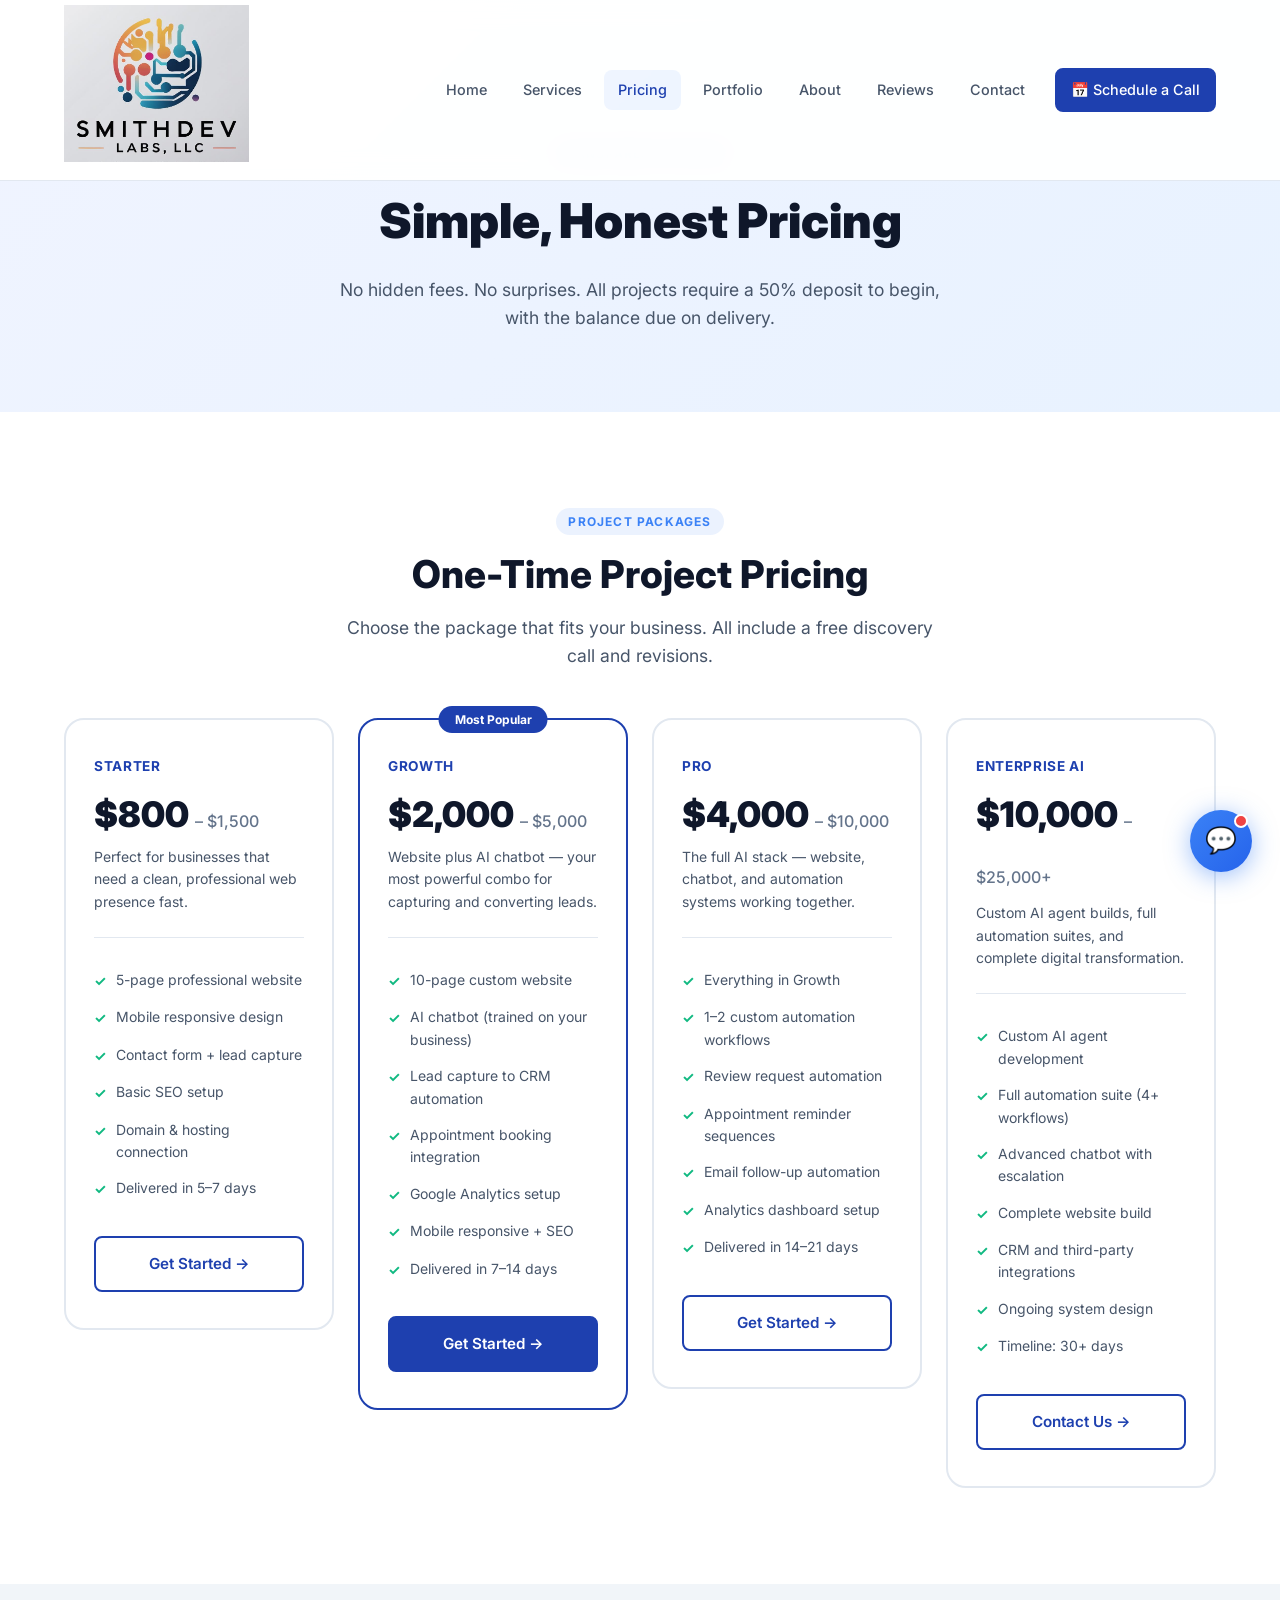
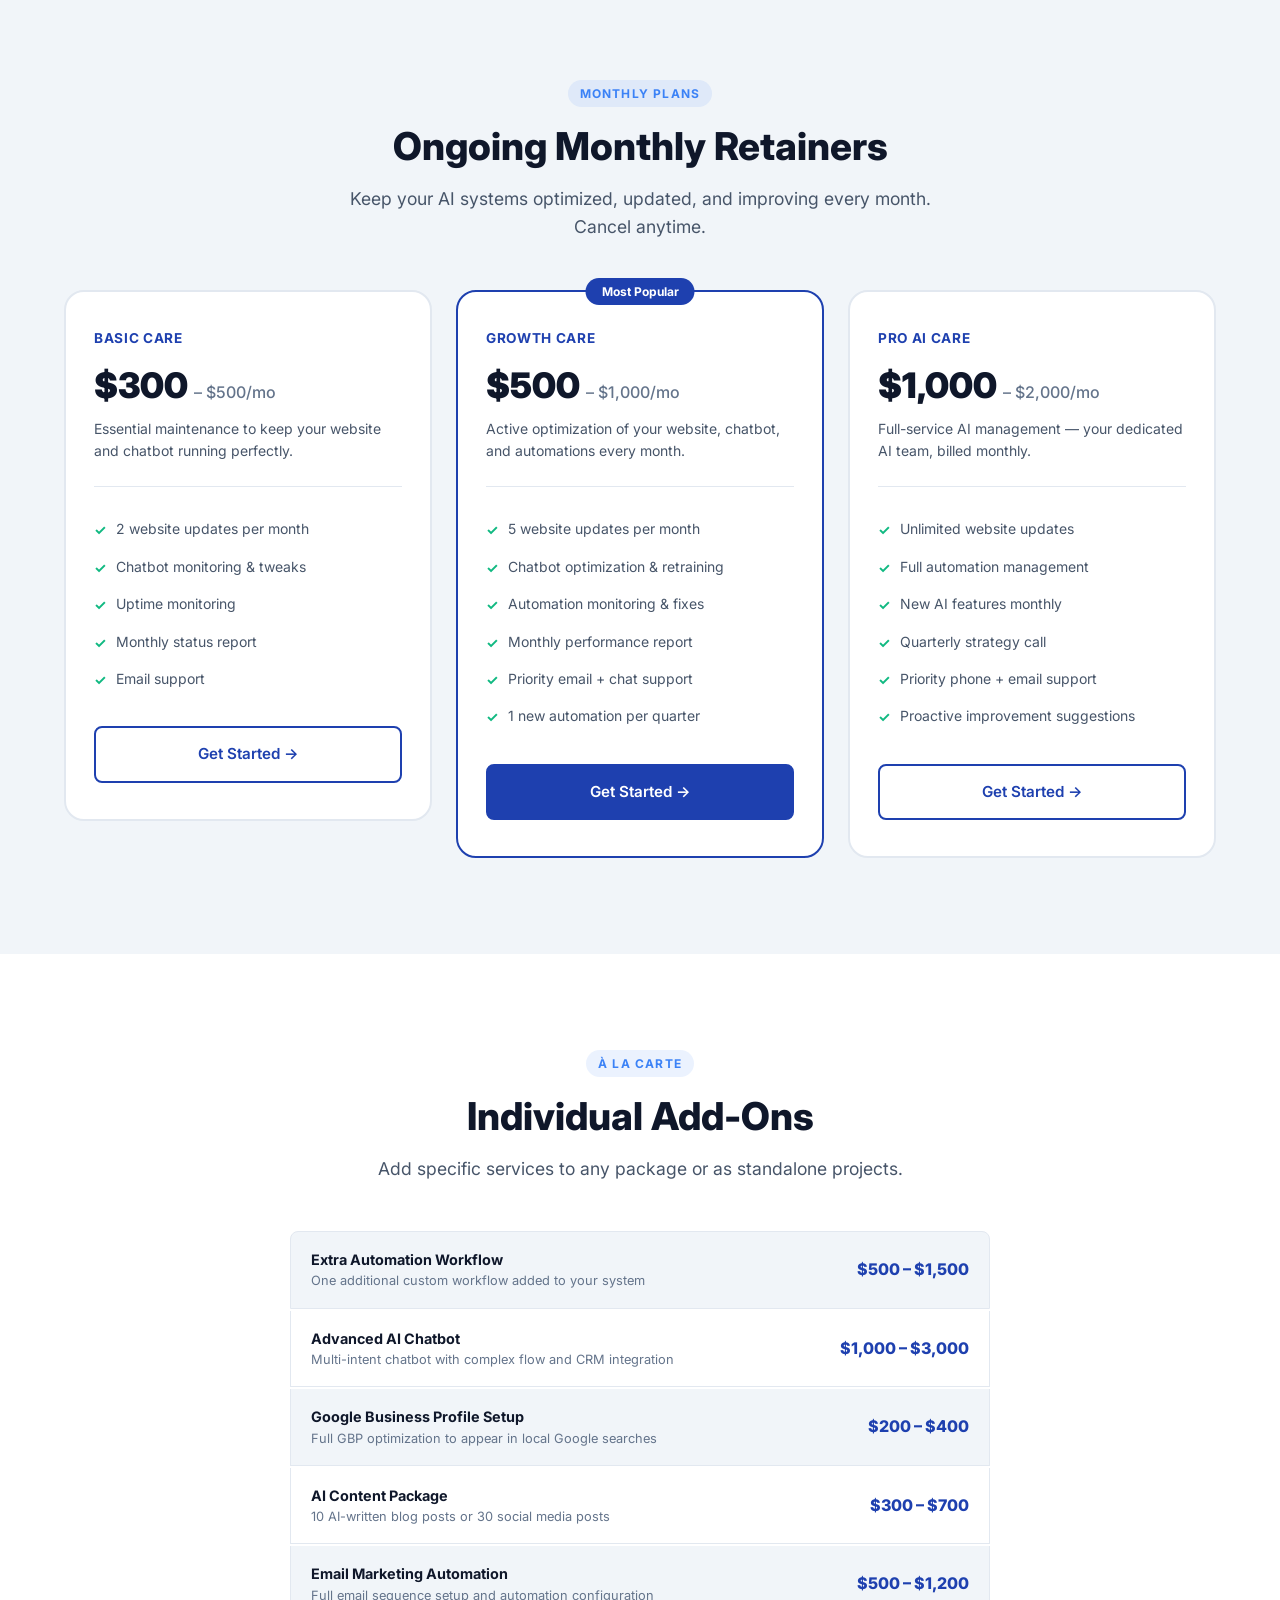
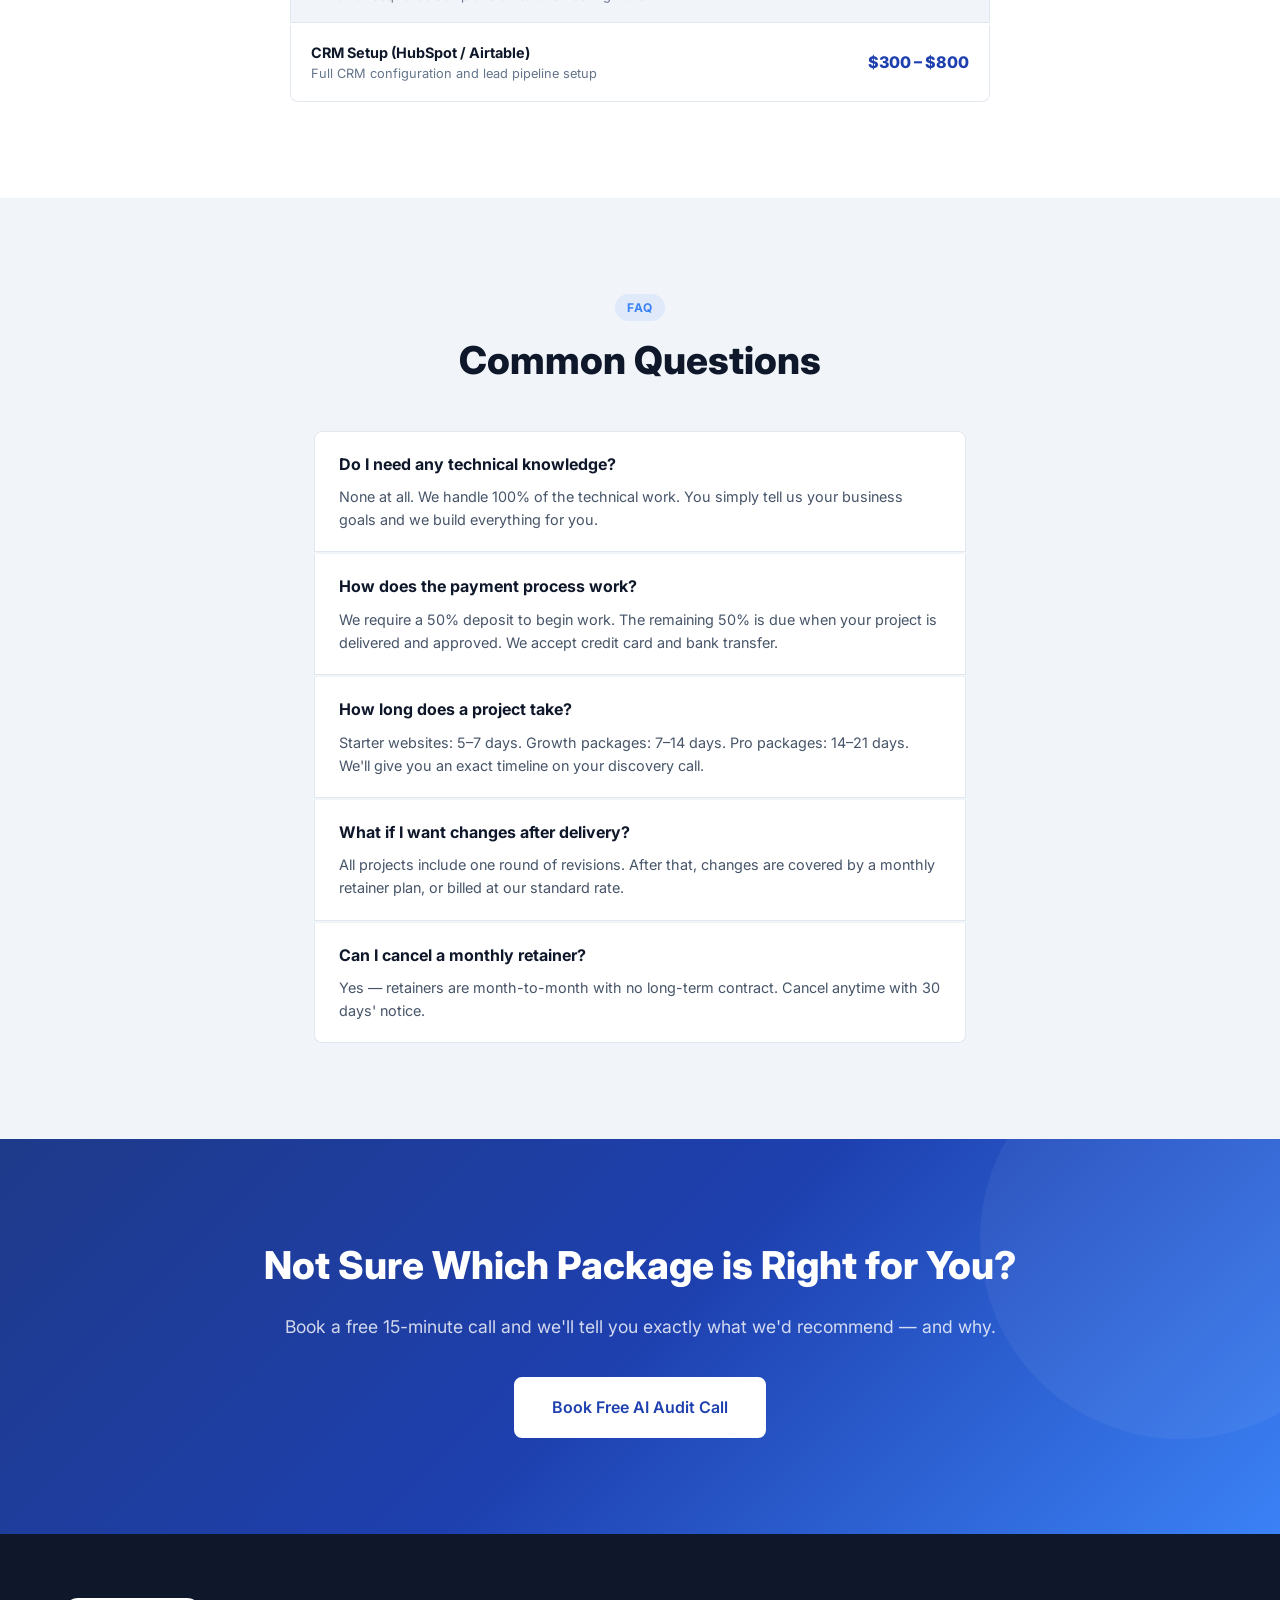
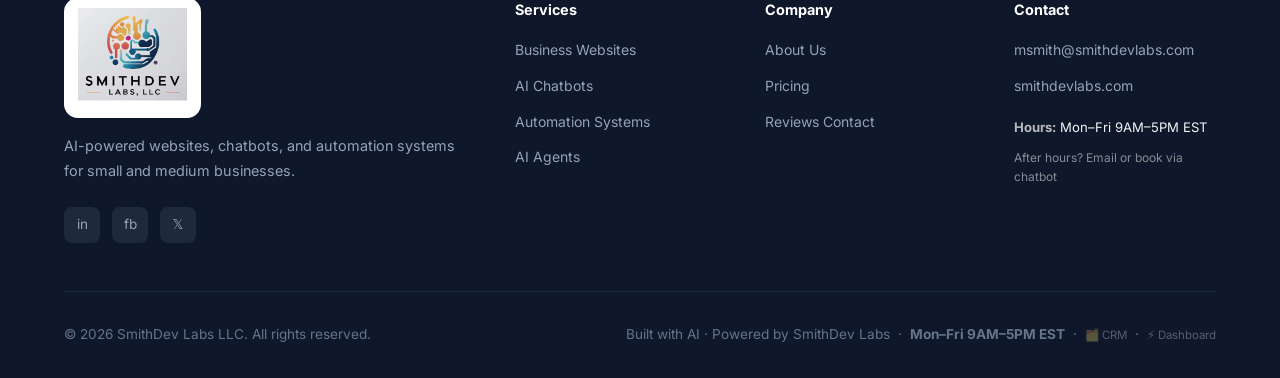
<file: pricing.html>
<!DOCTYPE html>
<html lang="en">
<head>
  <meta charset="UTF-8" />
  <meta name="viewport" content="width=device-width, initial-scale=1.0" />
  <title>Pricing — SmithDev Labs</title>
  <meta name="description" content="Transparent pricing for AI-powered websites, chatbots, automation, and AI agents. Packages starting at $800." />
  <link rel="stylesheet" href="css/style.css?v=8" />
  <link rel="icon" href="data:image/svg+xml,<svg xmlns='http://www.w3.org/2000/svg' viewBox='0 0 100 100'><text y='.9em' font-size='90'>🤖</text></svg>" />
</head>
<body>

<nav class="navbar" id="navbar">
  <div class="container">
    <div class="nav-inner">
      <a href="index.html" class="nav-logo">
        <img src="images/logo.png" alt="SmithDev Labs LLC" class="nav-logo-img" />
      </a>
      <div class="nav-links" id="navLinks">
        <a href="index.html">Home</a>
        <a href="services.html">Services</a>
        <a href="pricing.html" class="active">Pricing</a>
        <a href="portfolio.html">Portfolio</a>
        <a href="about.html">About</a>
        <a href="testimonials.html">Reviews</a>
        <a href="contact.html">Contact</a>
        <a href="schedule.html" class="btn btn-primary btn-sm nav-cta">📅 Schedule a Call</a>
      </div>
      <div class="nav-toggle" id="navToggle"><span></span><span></span><span></span></div>
    </div>
  </div>
</nav>

<section class="page-hero">
  <div class="container">
    <span class="section-label">Transparent Pricing</span>
    <h1>Simple, Honest Pricing</h1>
    <p>No hidden fees. No surprises. All projects require a 50% deposit to begin, with the balance due on delivery.</p>
  </div>
</section>

<!-- PROJECT PACKAGES -->
<section class="section">
  <div class="container">
    <div class="text-center">
      <span class="section-label">Project Packages</span>
      <h2 class="section-title">One-Time Project Pricing</h2>
      <p class="section-sub">Choose the package that fits your business. All include a free discovery call and revisions.</p>
    </div>
    <div class="pricing-grid" style="margin-top:48px;">

      <div class="pricing-card fade-up">
        <div class="pricing-name">Starter</div>
        <div class="pricing-price">$800 <span>– $1,500</span></div>
        <div class="pricing-desc">Perfect for businesses that need a clean, professional web presence fast.</div>
        <ul class="pricing-features">
          <li>5-page professional website</li>
          <li>Mobile responsive design</li>
          <li>Contact form + lead capture</li>
          <li>Basic SEO setup</li>
          <li>Domain & hosting connection</li>
          <li>Delivered in 5–7 days</li>
        </ul>
        <a href="contact.html" class="btn btn-outline" style="width:100%;justify-content:center;">Get Started →</a>
      </div>

      <div class="pricing-card featured fade-up">
        <div class="pricing-name">Growth</div>
        <div class="pricing-price">$2,000 <span>– $5,000</span></div>
        <div class="pricing-desc">Website plus AI chatbot — your most powerful combo for capturing and converting leads.</div>
        <ul class="pricing-features">
          <li>10-page custom website</li>
          <li>AI chatbot (trained on your business)</li>
          <li>Lead capture to CRM automation</li>
          <li>Appointment booking integration</li>
          <li>Google Analytics setup</li>
          <li>Mobile responsive + SEO</li>
          <li>Delivered in 7–14 days</li>
        </ul>
        <a href="contact.html" class="btn btn-primary" style="width:100%;justify-content:center;">Get Started →</a>
      </div>

      <div class="pricing-card fade-up">
        <div class="pricing-name">Pro</div>
        <div class="pricing-price">$4,000 <span>– $10,000</span></div>
        <div class="pricing-desc">The full AI stack — website, chatbot, and automation systems working together.</div>
        <ul class="pricing-features">
          <li>Everything in Growth</li>
          <li>1–2 custom automation workflows</li>
          <li>Review request automation</li>
          <li>Appointment reminder sequences</li>
          <li>Email follow-up automation</li>
          <li>Analytics dashboard setup</li>
          <li>Delivered in 14–21 days</li>
        </ul>
        <a href="contact.html" class="btn btn-outline" style="width:100%;justify-content:center;">Get Started →</a>
      </div>

      <div class="pricing-card fade-up">
        <div class="pricing-name">Enterprise AI</div>
        <div class="pricing-price">$10,000 <span>– $25,000+</span></div>
        <div class="pricing-desc">Custom AI agent builds, full automation suites, and complete digital transformation.</div>
        <ul class="pricing-features">
          <li>Custom AI agent development</li>
          <li>Full automation suite (4+ workflows)</li>
          <li>Advanced chatbot with escalation</li>
          <li>Complete website build</li>
          <li>CRM and third-party integrations</li>
          <li>Ongoing system design</li>
          <li>Timeline: 30+ days</li>
        </ul>
        <a href="contact.html" class="btn btn-outline" style="width:100%;justify-content:center;">Contact Us →</a>
      </div>
    </div>
  </div>
</section>

<!-- RETAINERS -->
<section class="section" style="background:var(--light);">
  <div class="container">
    <div class="text-center">
      <span class="section-label">Monthly Plans</span>
      <h2 class="section-title">Ongoing Monthly Retainers</h2>
      <p class="section-sub">Keep your AI systems optimized, updated, and improving every month. Cancel anytime.</p>
    </div>
    <div class="pricing-grid" style="margin-top:48px;grid-template-columns:repeat(auto-fit,minmax(260px,1fr));">

      <div class="pricing-card fade-up">
        <div class="pricing-name">Basic Care</div>
        <div class="pricing-price">$300 <span>– $500/mo</span></div>
        <div class="pricing-desc">Essential maintenance to keep your website and chatbot running perfectly.</div>
        <ul class="pricing-features">
          <li>2 website updates per month</li>
          <li>Chatbot monitoring & tweaks</li>
          <li>Uptime monitoring</li>
          <li>Monthly status report</li>
          <li>Email support</li>
        </ul>
        <a href="contact.html" class="btn btn-outline" style="width:100%;justify-content:center;">Get Started →</a>
      </div>

      <div class="pricing-card featured fade-up">
        <div class="pricing-name">Growth Care</div>
        <div class="pricing-price">$500 <span>– $1,000/mo</span></div>
        <div class="pricing-desc">Active optimization of your website, chatbot, and automations every month.</div>
        <ul class="pricing-features">
          <li>5 website updates per month</li>
          <li>Chatbot optimization & retraining</li>
          <li>Automation monitoring & fixes</li>
          <li>Monthly performance report</li>
          <li>Priority email + chat support</li>
          <li>1 new automation per quarter</li>
        </ul>
        <a href="contact.html" class="btn btn-primary" style="width:100%;justify-content:center;">Get Started →</a>
      </div>

      <div class="pricing-card fade-up">
        <div class="pricing-name">Pro AI Care</div>
        <div class="pricing-price">$1,000 <span>– $2,000/mo</span></div>
        <div class="pricing-desc">Full-service AI management — your dedicated AI team, billed monthly.</div>
        <ul class="pricing-features">
          <li>Unlimited website updates</li>
          <li>Full automation management</li>
          <li>New AI features monthly</li>
          <li>Quarterly strategy call</li>
          <li>Priority phone + email support</li>
          <li>Proactive improvement suggestions</li>
        </ul>
        <a href="contact.html" class="btn btn-outline" style="width:100%;justify-content:center;">Get Started →</a>
      </div>
    </div>
  </div>
</section>

<!-- ADD-ONS -->
<section class="section">
  <div class="container">
    <div class="text-center">
      <span class="section-label">À La Carte</span>
      <h2 class="section-title">Individual Add-Ons</h2>
      <p class="section-sub">Add specific services to any package or as standalone projects.</p>
    </div>
    <div style="max-width:700px;margin:48px auto 0;display:flex;flex-direction:column;gap:2px;">
      <div style="display:grid;grid-template-columns:1fr auto;gap:16px;padding:16px 20px;background:var(--light);border-radius:var(--radius-sm) var(--radius-sm) 0 0;border:1px solid var(--border);">
        <div>
          <div style="font-weight:700;font-size:.9rem;">Extra Automation Workflow</div>
          <div style="font-size:.8rem;color:var(--gray);">One additional custom workflow added to your system</div>
        </div>
        <div style="font-weight:800;color:var(--primary);white-space:nowrap;align-self:center;">$500 – $1,500</div>
      </div>
      <div style="display:grid;grid-template-columns:1fr auto;gap:16px;padding:16px 20px;background:white;border:1px solid var(--border);border-top:none;">
        <div>
          <div style="font-weight:700;font-size:.9rem;">Advanced AI Chatbot</div>
          <div style="font-size:.8rem;color:var(--gray);">Multi-intent chatbot with complex flow and CRM integration</div>
        </div>
        <div style="font-weight:800;color:var(--primary);white-space:nowrap;align-self:center;">$1,000 – $3,000</div>
      </div>
      <div style="display:grid;grid-template-columns:1fr auto;gap:16px;padding:16px 20px;background:var(--light);border:1px solid var(--border);border-top:none;">
        <div>
          <div style="font-weight:700;font-size:.9rem;">Google Business Profile Setup</div>
          <div style="font-size:.8rem;color:var(--gray);">Full GBP optimization to appear in local Google searches</div>
        </div>
        <div style="font-weight:800;color:var(--primary);white-space:nowrap;align-self:center;">$200 – $400</div>
      </div>
      <div style="display:grid;grid-template-columns:1fr auto;gap:16px;padding:16px 20px;background:white;border:1px solid var(--border);border-top:none;">
        <div>
          <div style="font-weight:700;font-size:.9rem;">AI Content Package</div>
          <div style="font-size:.8rem;color:var(--gray);">10 AI-written blog posts or 30 social media posts</div>
        </div>
        <div style="font-weight:800;color:var(--primary);white-space:nowrap;align-self:center;">$300 – $700</div>
      </div>
      <div style="display:grid;grid-template-columns:1fr auto;gap:16px;padding:16px 20px;background:var(--light);border:1px solid var(--border);border-top:none;">
        <div>
          <div style="font-weight:700;font-size:.9rem;">Email Marketing Automation</div>
          <div style="font-size:.8rem;color:var(--gray);">Full email sequence setup and automation configuration</div>
        </div>
        <div style="font-weight:800;color:var(--primary);white-space:nowrap;align-self:center;">$500 – $1,200</div>
      </div>
      <div style="display:grid;grid-template-columns:1fr auto;gap:16px;padding:16px 20px;background:white;border:1px solid var(--border);border-top:none;border-radius:0 0 var(--radius-sm) var(--radius-sm);">
        <div>
          <div style="font-weight:700;font-size:.9rem;">CRM Setup (HubSpot / Airtable)</div>
          <div style="font-size:.8rem;color:var(--gray);">Full CRM configuration and lead pipeline setup</div>
        </div>
        <div style="font-weight:800;color:var(--primary);white-space:nowrap;align-self:center;">$300 – $800</div>
      </div>
    </div>
  </div>
</section>

<!-- FAQ -->
<section class="section" style="background:var(--light);">
  <div class="container" style="max-width:700px;">
    <div class="text-center">
      <span class="section-label">FAQ</span>
      <h2 class="section-title">Common Questions</h2>
    </div>
    <div style="margin-top:48px;display:flex;flex-direction:column;gap:2px;">
      <div style="background:white;border:1px solid var(--border);border-radius:var(--radius-sm) var(--radius-sm) 0 0;padding:20px 24px;">
        <div style="font-weight:700;margin-bottom:8px;">Do I need any technical knowledge?</div>
        <p style="font-size:.9rem;color:var(--text-light);">None at all. We handle 100% of the technical work. You simply tell us your business goals and we build everything for you.</p>
      </div>
      <div style="background:white;border:1px solid var(--border);border-top:none;padding:20px 24px;">
        <div style="font-weight:700;margin-bottom:8px;">How does the payment process work?</div>
        <p style="font-size:.9rem;color:var(--text-light);">We require a 50% deposit to begin work. The remaining 50% is due when your project is delivered and approved. We accept credit card and bank transfer.</p>
      </div>
      <div style="background:white;border:1px solid var(--border);border-top:none;padding:20px 24px;">
        <div style="font-weight:700;margin-bottom:8px;">How long does a project take?</div>
        <p style="font-size:.9rem;color:var(--text-light);">Starter websites: 5–7 days. Growth packages: 7–14 days. Pro packages: 14–21 days. We'll give you an exact timeline on your discovery call.</p>
      </div>
      <div style="background:white;border:1px solid var(--border);border-top:none;padding:20px 24px;">
        <div style="font-weight:700;margin-bottom:8px;">What if I want changes after delivery?</div>
        <p style="font-size:.9rem;color:var(--text-light);">All projects include one round of revisions. After that, changes are covered by a monthly retainer plan, or billed at our standard rate.</p>
      </div>
      <div style="background:white;border:1px solid var(--border);border-top:none;border-radius:0 0 var(--radius-sm) var(--radius-sm);padding:20px 24px;">
        <div style="font-weight:700;margin-bottom:8px;">Can I cancel a monthly retainer?</div>
        <p style="font-size:.9rem;color:var(--text-light);">Yes — retainers are month-to-month with no long-term contract. Cancel anytime with 30 days' notice.</p>
      </div>
    </div>
  </div>
</section>

<section class="cta-section">
  <div class="container" style="position:relative;z-index:1;">
    <h2>Not Sure Which Package is Right for You?</h2>
    <p>Book a free 15-minute call and we'll tell you exactly what we'd recommend — and why.</p>
    <div class="cta-actions">
      <a href="contact.html" class="btn btn-white btn-lg">Book Free AI Audit Call</a>
    </div>
  </div>
</section>

<footer class="footer">
  <div class="container">
    <div class="footer-grid">
      <div class="footer-brand">
        <div class="footer-logo"><img src="images/logo.png" alt="SmithDev Labs LLC" class="footer-logo-img" /></div>
        <p>AI-powered websites, chatbots, and automation systems for small and medium businesses.</p>
        <div class="social-links">
          <a href="#" class="social-link">in</a>
          <a href="#" class="social-link">fb</a>
          <a href="#" class="social-link">𝕏</a>
        </div>
      </div>
      <div class="footer-col"><h4>Services</h4><ul><li><a href="services.html">Business Websites</a></li><li><a href="services.html">AI Chatbots</a></li><li><a href="services.html">Automation Systems</a></li><li><a href="services.html">AI Agents</a></li></ul></div>
      <div class="footer-col"><h4>Company</h4><ul><li><a href="about.html">About Us</a></li><li><a href="pricing.html">Pricing</a></li><li><a href="testimonials.html">Reviews</a>
        <a href="contact.html">Contact</a></li></ul></div>
      <div class="footer-col"><h4>Contact</h4><ul><li><a href="mailto:msmith@smithdevlabs.com">msmith@smithdevlabs.com</a></li><li><a href="https://smithdevlabs.com">smithdevlabs.com</a></li><li style="margin-top:8px;font-size:0.82rem;"><strong style="color:rgba(255,255,255,0.7);">Hours:</strong> Mon–Fri 9AM–5PM EST</li><li style="font-size:0.75rem;color:rgba(255,255,255,0.5);">After hours? Email or book via chatbot</li></ul></div>
    </div>
    <div class="footer-bottom">
      <p>&copy; 2026 SmithDev Labs LLC. All rights reserved.</p>
      <p>Built with AI · Powered by SmithDev Labs &nbsp;·&nbsp; <strong>Mon–Fri 9AM–5PM EST</strong> &nbsp;·&nbsp; <a href="crm.html" style="color:rgba(255,255,255,0.3);font-size:0.72rem;text-decoration:none;" title="Owner CRM">🗂️ CRM</a> &nbsp;·&nbsp; <a href="dashboard.html" style="color:rgba(255,255,255,0.3);font-size:0.72rem;text-decoration:none;" title="Owner Dashboard">⚡ Dashboard</a></p>
    </div>
  </div>
</footer>
<script src="js/main.js"></script>
<script src="js/chatbot.js?v=2"></script>
</body>
</html>
</file>
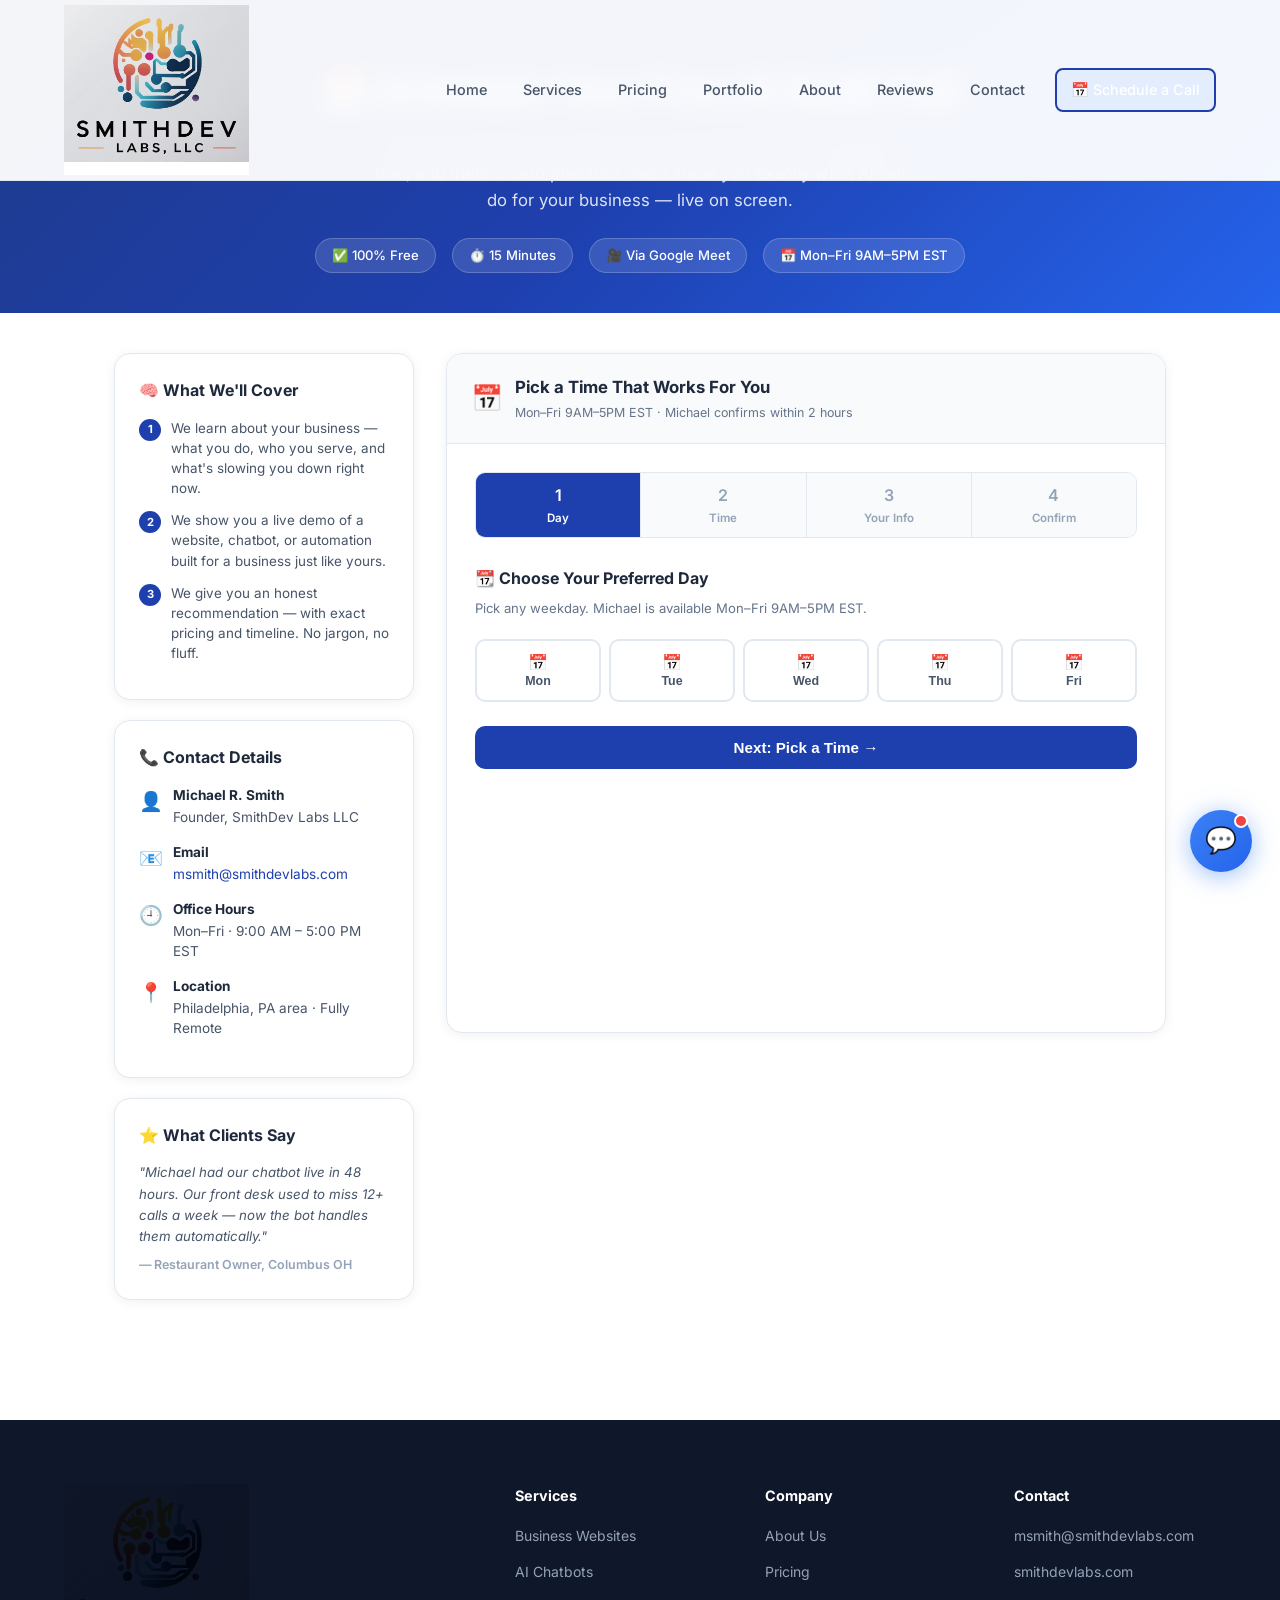
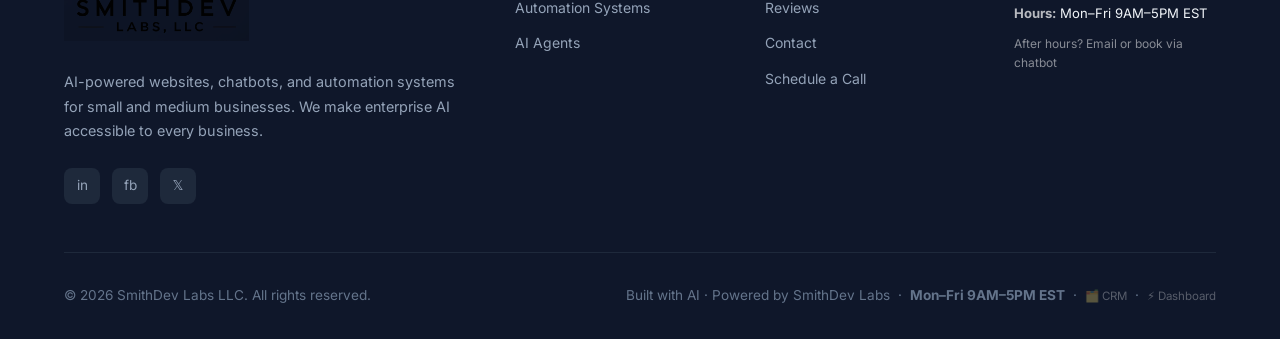
<file: schedule.html>
<!DOCTYPE html>
<html lang="en">
<head>
  <meta charset="UTF-8" />
  <meta name="viewport" content="width=device-width, initial-scale=1.0" />
  <title>Schedule a Call — SmithDev Labs</title>
  <meta name="description" content="Pick a time that works for you and book a free 15-minute AI audit call with Michael Smith at SmithDev Labs." />
  <link rel="stylesheet" href="css/style.css?v=8" />
  <link rel="icon" href="data:image/svg+xml,<svg xmlns='http://www.w3.org/2000/svg' viewBox='0 0 100 100'><text y='.9em' font-size='90'>🤖</text></svg>" />
  <style>
    .schedule-hero {
      background: linear-gradient(135deg, #1e3a8a 0%, #1e40af 50%, #2563eb 100%);
      padding: 60px 0 40px;
      text-align: center;
      color: white;
    }
    .schedule-hero h1 { font-size: clamp(1.6rem, 4vw, 2.4rem); font-weight: 800; margin-bottom: 12px; }
    .schedule-hero p { font-size: 1.05rem; opacity: 0.85; max-width: 540px; margin: 0 auto 24px; }
    .schedule-badges { display: flex; justify-content: center; gap: 16px; flex-wrap: wrap; margin-top: 8px; }
    .schedule-badge {
      background: rgba(255,255,255,0.12);
      border: 1px solid rgba(255,255,255,0.2);
      border-radius: 50px;
      padding: 6px 16px;
      font-size: 0.82rem;
      font-weight: 500;
    }
    .schedule-layout {
      display: grid;
      grid-template-columns: 300px 1fr;
      gap: 32px;
      max-width: 1100px;
      margin: 40px auto;
      padding: 0 24px 60px;
      align-items: start;
    }
    @media (max-width: 768px) {
      .schedule-layout { grid-template-columns: 1fr; }
      .schedule-sidebar { order: 2; }
      .schedule-cal { order: 1; }
    }
    .schedule-sidebar {}
    .sidebar-card {
      background: white;
      border: 1px solid #e2e8f0;
      border-radius: 16px;
      padding: 24px;
      margin-bottom: 20px;
      box-shadow: 0 2px 12px rgba(0,0,0,0.06);
    }
    .sidebar-card h3 { font-size: 1rem; font-weight: 700; color: #1e293b; margin-bottom: 14px; }
    .sidebar-item { display: flex; align-items: flex-start; gap: 10px; margin-bottom: 14px; }
    .sidebar-item-icon { font-size: 1.2rem; flex-shrink: 0; margin-top: 1px; }
    .sidebar-item-text { font-size: 0.85rem; color: #475569; line-height: 1.5; }
    .sidebar-item-text strong { color: #1e293b; display: block; margin-bottom: 2px; }
    .what-happens { list-style: none; padding: 0; margin: 0; }
    .what-happens li {
      display: flex; align-items: flex-start; gap: 10px;
      font-size: 0.84rem; color: #475569; margin-bottom: 12px; line-height: 1.5;
    }
    .what-happens li .step-num {
      background: #1e40af; color: white;
      width: 22px; height: 22px; border-radius: 50%;
      display: flex; align-items: center; justify-content: center;
      font-size: 0.7rem; font-weight: 700; flex-shrink: 0; margin-top: 1px;
    }
    .schedule-cal {
      background: white;
      border: 1px solid #e2e8f0;
      border-radius: 16px;
      overflow: hidden;
      box-shadow: 0 2px 12px rgba(0,0,0,0.06);
      min-height: 680px;
    }
    .cal-header {
      background: #f8fafc;
      border-bottom: 1px solid #e2e8f0;
      padding: 20px 24px;
      display: flex;
      align-items: center;
      gap: 12px;
    }
    .cal-header-icon { font-size: 1.6rem; }
    .cal-header h2 { font-size: 1.05rem; font-weight: 700; color: #1e293b; margin: 0; }
    .cal-header p { font-size: 0.78rem; color: #64748b; margin: 2px 0 0; }
    .booking-form-wrap { padding: 28px 28px 32px; }
    .booking-steps-nav {
      display: flex; gap: 0; margin-bottom: 28px;
      border-radius: 10px; overflow: hidden; border: 1px solid #e2e8f0;
    }
    .bstep {
      flex: 1; text-align: center; padding: 10px 4px; font-size: 0.72rem;
      font-weight: 600; color: #94a3b8; background: #f8fafc;
      border-right: 1px solid #e2e8f0; transition: all 0.2s;
    }
    .bstep:last-child { border-right: none; }
    .bstep.active { background: #1e40af; color: white; }
    .bstep.done { background: #dcfce7; color: #16a34a; }
    .bstep-num { font-size: 1rem; display: block; }
    .bstep-label { display: block; }
    .booking-section { display: none; }
    .booking-section.active { display: block; }
    .booking-section h3 { font-size: 1rem; font-weight: 700; color: #1e293b; margin: 0 0 6px; }
    .booking-section .sub { font-size: 0.82rem; color: #64748b; margin: 0 0 20px; }
    .day-grid {
      display: grid; grid-template-columns: repeat(5, 1fr); gap: 8px; margin-bottom: 20px;
    }
    .day-btn {
      border: 2px solid #e2e8f0; background: white; border-radius: 10px;
      padding: 12px 4px; cursor: pointer; text-align: center; transition: all 0.15s;
      font-size: 0.78rem; font-weight: 600; color: #475569;
    }
    .day-btn .day-abbr { display: block; font-size: 1rem; margin-bottom: 2px; }
    .day-btn:hover { border-color: #1e40af; color: #1e40af; background: #eff6ff; }
    .day-btn.selected { border-color: #1e40af; background: #1e40af; color: white; }
    .time-grid {
      display: grid; grid-template-columns: repeat(4, 1fr); gap: 6px; margin-bottom: 20px;
    }
    @media (max-width: 500px) { .time-grid { grid-template-columns: repeat(3, 1fr); } .day-grid { grid-template-columns: repeat(5,1fr); } }
    .time-btn {
      border: 2px solid #e2e8f0; background: white; border-radius: 8px;
      padding: 8px 4px; cursor: pointer; text-align: center; transition: all 0.15s;
      font-size: 0.76rem; font-weight: 500; color: #475569;
    }
    .time-btn:hover { border-color: #1e40af; color: #1e40af; background: #eff6ff; }
    .time-btn.selected { border-color: #1e40af; background: #1e40af; color: white; }
    .bf-group { margin-bottom: 16px; }
    .bf-group label { display: block; font-size: 0.8rem; font-weight: 600; color: #374151; margin-bottom: 4px; }
    .bf-group input, .bf-group select, .bf-group textarea {
      width: 100%; box-sizing: border-box; padding: 10px 12px;
      border: 1.5px solid #e2e8f0; border-radius: 8px; font-size: 0.88rem;
      color: #1e293b; transition: border-color 0.2s; outline: none; font-family: inherit;
    }
    .bf-group input:focus, .bf-group select:focus, .bf-group textarea:focus { border-color: #1e40af; }
    .bf-group textarea { min-height: 72px; resize: vertical; }
    .bf-row { display: grid; grid-template-columns: 1fr 1fr; gap: 12px; }
    @media (max-width: 500px) { .bf-row { grid-template-columns: 1fr; } }
    .booking-btn {
      width: 100%; padding: 13px; border: none; border-radius: 10px; cursor: pointer;
      font-size: 0.95rem; font-weight: 700; transition: all 0.2s; margin-top: 4px;
    }
    .booking-btn-primary { background: #1e40af; color: white; }
    .booking-btn-primary:hover { background: #1e3a8a; }
    .booking-btn-back { background: #f1f5f9; color: #475569; font-size: 0.85rem; margin-top: 8px; }
    .booking-btn-back:hover { background: #e2e8f0; }
    .selected-summary {
      background: #eff6ff; border: 1px solid #bfdbfe; border-radius: 10px;
      padding: 12px 16px; margin-bottom: 20px; font-size: 0.83rem; color: #1e40af; font-weight: 600;
    }
    .booking-success {
      text-align: center; padding: 28px 16px;
    }
    .booking-success .success-icon { font-size: 3rem; margin-bottom: 12px; }
    .booking-success h3 { font-size: 1.15rem; font-weight: 800; color: #166534; margin-bottom: 8px; }
    .booking-success p { font-size: 0.86rem; color: #475569; margin-bottom: 20px; line-height: 1.6; }
    .success-actions { display: flex; flex-direction: column; gap: 8px; }
    .success-actions a, .success-actions button {
      display: block; width: 100%; box-sizing: border-box; text-align: center;
      padding: 11px 16px; border-radius: 9px; font-size: 0.85rem; font-weight: 700;
      cursor: pointer; text-decoration: none; border: none;
    }
    .sa-gcal { background: #1a73e8; color: white; }
    .sa-email { background: #16a34a; color: white; }
    .sa-crm { background: #f1f5f9; color: #334155; border: 1px solid #cbd5e1 !important; }
    .crm-copy-note { font-size: 0.72rem; color: #94a3b8; margin-top: 4px; }
    .step-err { color: #ef4444; font-size: 0.8rem; margin-bottom: 10px; display: none; }
  </style>
</head>
<body>

<nav class="navbar" id="navbar">
  <div class="container">
    <div class="nav-inner">
      <a href="index.html" class="nav-logo">
        <img src="images/logo.png" alt="SmithDev Labs LLC" class="nav-logo-img" />
      </a>
      <div class="nav-links" id="navLinks">
        <a href="index.html">Home</a>
        <a href="services.html">Services</a>
        <a href="pricing.html">Pricing</a>
        <a href="portfolio.html">Portfolio</a>
        <a href="about.html">About</a>
        <a href="testimonials.html">Reviews</a>
        <a href="contact.html">Contact</a>
        <a href="schedule.html" class="active btn btn-primary btn-sm nav-cta">📅 Schedule a Call</a>
      </div>
      <div class="nav-toggle" id="navToggle" aria-label="Toggle menu">
        <span></span><span></span><span></span>
      </div>
    </div>
  </div>
</nav>

<div class="schedule-hero">
  <div class="container">
    <h1>📅 Schedule Your Free AI Audit Call</h1>
    <p>Pick any available time below. The call is 15 minutes, completely free, and there's zero pressure. We'll show you exactly what AI can do for your business — live on screen.</p>
    <div class="schedule-badges">
      <span class="schedule-badge">✅ 100% Free</span>
      <span class="schedule-badge">⏱️ 15 Minutes</span>
      <span class="schedule-badge">🎥 Via Google Meet</span>
      <span class="schedule-badge">📅 Mon–Fri 9AM–5PM EST</span>
    </div>
  </div>
</div>

<div class="schedule-layout">

  <div class="schedule-sidebar">

    <div class="sidebar-card">
      <h3>🧠 What We'll Cover</h3>
      <ul class="what-happens">
        <li>
          <div class="step-num">1</div>
          <div>We learn about your business — what you do, who you serve, and what's slowing you down right now.</div>
        </li>
        <li>
          <div class="step-num">2</div>
          <div>We show you a live demo of a website, chatbot, or automation built for a business just like yours.</div>
        </li>
        <li>
          <div class="step-num">3</div>
          <div>We give you an honest recommendation — with exact pricing and timeline. No jargon, no fluff.</div>
        </li>
      </ul>
    </div>

    <div class="sidebar-card">
      <h3>📞 Contact Details</h3>
      <div class="sidebar-item">
        <div class="sidebar-item-icon">👤</div>
        <div class="sidebar-item-text">
          <strong>Michael R. Smith</strong>
          Founder, SmithDev Labs LLC
        </div>
      </div>
      <div class="sidebar-item">
        <div class="sidebar-item-icon">📧</div>
        <div class="sidebar-item-text">
          <strong>Email</strong>
          <a href="mailto:msmith@smithdevlabs.com" style="color:#1e40af;">msmith@smithdevlabs.com</a>
        </div>
      </div>
      <div class="sidebar-item">
        <div class="sidebar-item-icon">🕘</div>
        <div class="sidebar-item-text">
          <strong>Office Hours</strong>
          Mon–Fri · 9:00 AM – 5:00 PM EST
        </div>
      </div>
      <div class="sidebar-item">
        <div class="sidebar-item-icon">📍</div>
        <div class="sidebar-item-text">
          <strong>Location</strong>
          Philadelphia, PA area · Fully Remote
        </div>
      </div>
    </div>

    <div class="sidebar-card">
      <h3>⭐ What Clients Say</h3>
      <div style="font-size:0.83rem;color:#475569;line-height:1.6;font-style:italic;">
        "Michael had our chatbot live in 48 hours. Our front desk used to miss 12+ calls a week — now the bot handles them automatically."
      </div>
      <div style="font-size:0.78rem;color:#94a3b8;margin-top:8px;font-weight:600;">— Restaurant Owner, Columbus OH</div>
    </div>

  </div>

  <div class="schedule-cal">
    <div class="cal-header">
      <div class="cal-header-icon">📅</div>
      <div>
        <h2>Pick a Time That Works For You</h2>
        <p>Mon–Fri 9AM–5PM EST · Michael confirms within 2 hours</p>
      </div>
    </div>

    <div class="booking-form-wrap">

      <div class="booking-steps-nav">
        <div class="bstep active" id="bsnav-1"><span class="bstep-num">1</span><span class="bstep-label">Day</span></div>
        <div class="bstep" id="bsnav-2"><span class="bstep-num">2</span><span class="bstep-label">Time</span></div>
        <div class="bstep" id="bsnav-3"><span class="bstep-num">3</span><span class="bstep-label">Your Info</span></div>
        <div class="bstep" id="bsnav-4"><span class="bstep-num">4</span><span class="bstep-label">Confirm</span></div>
      </div>

      <div id="bs-success" class="booking-success" style="display:none;">
        <div class="success-icon">🎉</div>
        <h3>All Done — You're Booked!</h3>
        <p>Everything has been taken care of automatically. Check the windows that just opened, and Michael will confirm your appointment within 2 hours.</p>
        <div class="success-actions" id="successActions"></div>
        <p class="crm-copy-note" style="margin-top:14px;">Your lead info was also saved to the CRM and copied to your clipboard.</p>
      </div>

      <div id="bs-1" class="booking-section active">
        <h3>📆 Choose Your Preferred Day</h3>
        <p class="sub">Pick any weekday. Michael is available Mon–Fri 9AM–5PM EST.</p>
        <div class="day-grid" id="dayGrid"></div>
        <div class="step-err" id="err-1">Please select a day to continue.</div>
        <button type="button" class="booking-btn booking-btn-primary" onclick="goStep(2)">Next: Pick a Time →</button>
      </div>

      <div id="bs-2" class="booking-section">
        <h3>🕘 Choose Your Preferred Time</h3>
        <p class="sub">All times in Eastern Time (EST). 15-minute call slots are available throughout the day.</p>
        <div class="time-grid" id="timeGrid"></div>
        <div class="step-err" id="err-2">Please select a time slot to continue.</div>
        <button type="button" class="booking-btn booking-btn-primary" onclick="goStep(3)">Next: Your Info →</button>
        <button type="button" class="booking-btn booking-btn-back" onclick="goStep(1)">← Back</button>
      </div>

      <div id="bs-3" class="booking-section">
        <h3>👤 Tell Us About You</h3>
        <p class="sub">We'll use this to prepare for your call and send a confirmation.</p>
        <div id="chatbotPrefill" class="selected-summary" style="display:none;"></div>
        <div class="bf-row">
          <div class="bf-group">
            <label>First Name *</label>
            <input type="text" id="bf-first" placeholder="John" />
          </div>
          <div class="bf-group">
            <label>Last Name *</label>
            <input type="text" id="bf-last" placeholder="Smith" />
          </div>
        </div>
        <div class="bf-group">
          <label>Email Address *</label>
          <input type="email" id="bf-email" placeholder="john@yourbusiness.com" />
        </div>
        <div class="bf-group">
          <label>Phone Number *</label>
          <input type="tel" id="bf-phone" placeholder="(555) 123-4567" />
        </div>
        <div class="bf-group">
          <label>Business Name</label>
          <input type="text" id="bf-biz" placeholder="Smith's Plumbing Co." />
        </div>
        <div class="bf-group">
          <label>What are you most interested in?</label>
          <select id="bf-service">
            <option value="">Select a service...</option>
            <option>Business Website</option>
            <option>AI Chatbot</option>
            <option>Business Automation</option>
            <option>AI Agent</option>
            <option>Full Package (Website + AI + Automation)</option>
            <option>Not sure yet — just exploring</option>
          </select>
        </div>
        <div class="bf-group">
          <label>Anything else you'd like Michael to know?</label>
          <textarea id="bf-notes" placeholder="e.g. I need help capturing more leads after hours…"></textarea>
        </div>
        <div class="step-err" id="err-3">Please fill in your name, email, and phone to continue.</div>
        <button type="button" class="booking-btn booking-btn-primary" onclick="goStep(4)">Review My Booking →</button>
        <button type="button" class="booking-btn booking-btn-back" onclick="goStep(2)">← Back</button>
      </div>

      <div id="bs-4" class="booking-section">
        <h3>✅ Review &amp; Confirm</h3>
        <p class="sub">Everything look right? Hit confirm and we'll get you scheduled.</p>
        <div id="booking-review" class="selected-summary"></div>
        <div class="step-err" id="err-4"></div>
        <button type="button" class="booking-btn booking-btn-primary" onclick="confirmBooking()">🎉 Confirm My Booking</button>
        <button type="button" class="booking-btn booking-btn-back" onclick="goStep(3)">← Edit Info</button>
      </div>

    </div>
  </div>
</div>

<footer class="footer">
  <div class="container">
    <div class="footer-grid">
      <div class="footer-brand">
        <div class="footer-logo">
          <img src="images/logo.png" alt="SmithDev Labs LLC" class="nav-logo-img" />
        </div>
        <p>AI-powered websites, chatbots, and automation systems for small and medium businesses. We make enterprise AI accessible to every business.</p>
        <div class="social-links">
          <a href="#" class="social-link">in</a>
          <a href="#" class="social-link">fb</a>
          <a href="#" class="social-link">𝕏</a>
        </div>
      </div>
      <div class="footer-col">
        <h4>Services</h4>
        <ul>
          <li><a href="services.html">Business Websites</a></li>
          <li><a href="services.html">AI Chatbots</a></li>
          <li><a href="services.html">Automation Systems</a></li>
          <li><a href="services.html">AI Agents</a></li>
        </ul>
      </div>
      <div class="footer-col">
        <h4>Company</h4>
        <ul>
          <li><a href="about.html">About Us</a></li>
          <li><a href="pricing.html">Pricing</a></li>
          <li><a href="testimonials.html">Reviews</a></li>
          <li><a href="contact.html">Contact</a></li>
          <li><a href="schedule.html">Schedule a Call</a></li>
        </ul>
      </div>
      <div class="footer-col"><h4>Contact</h4><ul><li><a href="mailto:msmith@smithdevlabs.com">msmith@smithdevlabs.com</a></li><li><a href="https://smithdevlabs.com">smithdevlabs.com</a></li><li style="margin-top:8px;font-size:0.82rem;"><strong style="color:rgba(255,255,255,0.7);">Hours:</strong> Mon–Fri 9AM–5PM EST</li><li style="font-size:0.75rem;color:rgba(255,255,255,0.5);">After hours? Email or book via chatbot</li></ul></div>
    </div>
    <div class="footer-bottom">
      <p>&copy; 2026 SmithDev Labs LLC. All rights reserved.</p>
      <p>Built with AI · Powered by SmithDev Labs &nbsp;·&nbsp; <strong>Mon–Fri 9AM–5PM EST</strong> &nbsp;·&nbsp; <a href="crm.html" style="color:rgba(255,255,255,0.3);font-size:0.72rem;text-decoration:none;" title="Owner CRM">🗂️ CRM</a> &nbsp;·&nbsp; <a href="dashboard.html" style="color:rgba(255,255,255,0.3);font-size:0.72rem;text-decoration:none;" title="Owner Dashboard">⚡ Dashboard</a></p>
    </div>
  </div>
</footer>

<script>
  const DAYS = [
    { label: 'Monday',    abbr: 'Mon', icon: '📅' },
    { label: 'Tuesday',   abbr: 'Tue', icon: '📅' },
    { label: 'Wednesday', abbr: 'Wed', icon: '📅' },
    { label: 'Thursday',  abbr: 'Thu', icon: '📅' },
    { label: 'Friday',    abbr: 'Fri', icon: '📅' }
  ];

  const TIMES = [
    '9:00 AM','9:15 AM','9:30 AM','9:45 AM',
    '10:00 AM','10:15 AM','10:30 AM','10:45 AM',
    '11:00 AM','11:15 AM','11:30 AM','11:45 AM',
    '12:00 PM','12:15 PM','12:30 PM','12:45 PM',
    '1:00 PM','1:15 PM','1:30 PM','1:45 PM',
    '2:00 PM','2:15 PM','2:30 PM','2:45 PM',
    '3:00 PM','3:15 PM','3:30 PM','3:45 PM',
    '4:00 PM','4:15 PM','4:30 PM','4:45 PM'
  ];

  let selectedDay = null;
  let selectedTime = null;
  let currentStep = 1;

  function buildDayGrid() {
    const g = document.getElementById('dayGrid');
    DAYS.forEach(d => {
      const btn = document.createElement('button');
      btn.type = 'button';
      btn.className = 'day-btn';
      btn.dataset.day = d.label;
      btn.innerHTML = `<span class="day-abbr">📅</span>${d.abbr}`;
      btn.addEventListener('click', () => {
        document.querySelectorAll('.day-btn').forEach(b => b.classList.remove('selected'));
        btn.classList.add('selected');
        selectedDay = d.label;
        document.getElementById('err-1').style.display = 'none';
      });
      g.appendChild(btn);
    });
  }

  function buildTimeGrid() {
    const g = document.getElementById('timeGrid');
    g.innerHTML = '';
    TIMES.forEach(t => {
      const btn = document.createElement('button');
      btn.type = 'button';
      btn.className = 'time-btn';
      btn.textContent = t;
      if (t === selectedTime) btn.classList.add('selected');
      btn.addEventListener('click', () => {
        document.querySelectorAll('.time-btn').forEach(b => b.classList.remove('selected'));
        btn.classList.add('selected');
        selectedTime = t;
        document.getElementById('err-2').style.display = 'none';
      });
      g.appendChild(btn);
    });
  }

  function updateStepNav(step) {
    for (let i = 1; i <= 4; i++) {
      const el = document.getElementById('bsnav-' + i);
      el.classList.remove('active', 'done');
      if (i < step) el.classList.add('done');
      else if (i === step) el.classList.add('active');
    }
  }

  function goStep(n) {
    if (n === 2 && !selectedDay) {
      document.getElementById('err-1').style.display = 'block';
      return;
    }
    if (n === 3 && !selectedTime) {
      document.getElementById('err-2').style.display = 'block';
      return;
    }
    if (n === 4) {
      const first = document.getElementById('bf-first').value.trim();
      const last  = document.getElementById('bf-last').value.trim();
      const email = document.getElementById('bf-email').value.trim();
      const phone = document.getElementById('bf-phone').value.trim();
      if (!first || !email || !phone) {
        document.getElementById('err-3').style.display = 'block';
        return;
      }
      document.getElementById('err-3').style.display = 'none';
      buildReview(first, last, email, phone);
    }
    if (n === 2) buildTimeGrid();
    for (let i = 1; i <= 4; i++) {
      document.getElementById('bs-' + i).classList.toggle('active', i === n);
    }
    updateStepNav(n);
    currentStep = n;
  }

  function buildReview(first, last, email, phone) {
    const biz     = document.getElementById('bf-biz').value.trim();
    const service = document.getElementById('bf-service').value;
    const notes   = document.getElementById('bf-notes').value.trim();
    document.getElementById('booking-review').innerHTML =
      `<div style="line-height:1.9;font-size:0.85rem;">
        <strong>📆 Day:</strong> ${selectedDay}<br>
        <strong>🕘 Time:</strong> ${selectedTime} EST<br>
        <strong>👤 Name:</strong> ${first} ${last}<br>
        <strong>📧 Email:</strong> ${email}<br>
        <strong>📞 Phone:</strong> ${phone}${biz ? '<br><strong>🏢 Business:</strong> ' + biz : ''}${service ? '<br><strong>🔧 Service:</strong> ' + service : ''}${notes ? '<br><strong>📝 Notes:</strong> ' + notes : ''}
      </div>`;
  }

  function buildGCalURL(lead) {
    const title   = encodeURIComponent(`Free AI Audit Call — SmithDev Labs × ${lead.name}`);
    const details = encodeURIComponent(
      `New booking from website scheduler\n\nName: ${lead.name}\nEmail: ${lead.email}\nPhone: ${lead.phone}\nBusiness: ${lead.business}\nService: ${lead.service}\nPreferred: ${lead.day} at ${lead.time} EST\nNotes: ${lead.notes}`
    );
    const guests = encodeURIComponent(lead.email);
    return `https://calendar.google.com/calendar/r/eventedit?text=${title}&details=${details}&add=${guests}&src=msmith%40smithdevlabs.com`;
  }

  function confirmBooking() {
    const first   = document.getElementById('bf-first').value.trim();
    const last    = document.getElementById('bf-last').value.trim();
    const email   = document.getElementById('bf-email').value.trim();
    const phone   = document.getElementById('bf-phone').value.trim();
    const biz     = document.getElementById('bf-biz').value.trim();
    const service = document.getElementById('bf-service').value;
    const notes   = document.getElementById('bf-notes').value.trim();

    const lead = {
      id:        Date.now().toString(),
      name:      (first + ' ' + last).trim(),
      business:  biz,
      email:     email,
      phone:     phone,
      service:   service || 'Free AI Audit Call',
      status:    'Lead',
      value:     '',
      day:       selectedDay,
      time:      selectedTime,
      notes:     `Scheduled via website. Preferred: ${selectedDay} at ${selectedTime} EST.${notes ? ' ' + notes : ''}`,
      date:      new Date().toISOString().split('T')[0],
      source:    'schedule_page',
      timestamp: new Date().toISOString()
    };

    try {
      const existing = JSON.parse(localStorage.getItem('sdl-chatbot-leads') || '[]');
      existing.unshift(lead);
      localStorage.setItem('sdl-chatbot-leads', JSON.stringify(existing));
      const bookings = JSON.parse(localStorage.getItem('sdl-bookings') || '[]');
      bookings.unshift(lead);
      localStorage.setItem('sdl-bookings', JSON.stringify(bookings));
    } catch(e) {}

    const gcalURL = buildGCalURL(lead);

    const ownerSubject = encodeURIComponent(`📅 New Booking Request — ${lead.name} (${selectedDay} ${selectedTime} EST)`);
    const ownerBody    = encodeURIComponent(
      `New booking request from the SmithDev Labs website:\n\n` +
      `Name:     ${lead.name}\n` +
      `Email:    ${lead.email}\n` +
      `Phone:    ${lead.phone}\n` +
      `Business: ${biz || 'N/A'}\n` +
      `Service:  ${service || 'N/A'}\n` +
      `Day:      ${selectedDay}\n` +
      `Time:     ${selectedTime} EST\n` +
      `Notes:    ${notes || 'None'}\n\n` +
      `Submitted: ${new Date().toLocaleString('en-US', { timeZone: 'America/New_York' })} EST\n\n` +
      `Please confirm this appointment within 2 hours.`
    );
    const ownerGmailURL = `https://mail.google.com/mail/?view=cm&fs=1&to=msmith%40smithdevlabs.com&su=${ownerSubject}&body=${ownerBody}`;

    const clientSubject = encodeURIComponent(`✅ Your Call with SmithDev Labs is Requested — ${selectedDay} at ${selectedTime} EST`);
    const clientBody    = encodeURIComponent(
      `Hi ${first},\n\nThanks for booking a call with SmithDev Labs!\n\n` +
      `Here are your appointment details:\n\n` +
      `📅 Day:     ${selectedDay}\n` +
      `🕘 Time:    ${selectedTime} EST\n` +
      `🔧 Service: ${service || 'Free AI Audit Call'}\n\n` +
      `Michael will confirm your appointment via email within 2 hours during business hours (Mon–Fri 9AM–5PM EST).\n\n` +
      `Questions? Reply to this email or reach us at msmith@smithdevlabs.com.\n\n` +
      `— Michael R. Smith\nSmithDev Labs LLC`
    );
    const clientGmailURL = `https://mail.google.com/mail/?view=cm&fs=1&to=${encodeURIComponent(email)}&su=${clientSubject}&body=${clientBody}`;

    const crmURL = window.location.href.replace(/\/[^/]*$/, '/crm.html');

    window.open(gcalURL, '_blank');

    document.querySelector('.booking-steps-nav').style.display = 'none';
    for (let i = 1; i <= 4; i++) document.getElementById('bs-' + i).classList.remove('active');
    const suc = document.getElementById('bs-success');
    suc.style.display = 'block';

    document.getElementById('successActions').innerHTML = `
      <div style="background:#f0fdf4;border:1px solid #bbf7d0;border-radius:10px;padding:14px 18px;text-align:left;font-size:0.83rem;color:#166534;line-height:2;margin-bottom:4px;">
        <div>✅ <strong>Google Calendar</strong> — event editor opened, save it to your calendar</div>
        <div>✅ <strong>CRM</strong> — lead saved &amp; will auto-appear when you open the CRM</div>
      </div>
      <p style="font-size:0.8rem;color:#475569;font-weight:600;margin:10px 0 6px;text-align:left;">Now send these 2 quick emails:</p>
      <a href="${ownerGmailURL}" target="_blank" style="display:block;text-align:center;background:#1e40af;color:white;padding:11px 16px;border-radius:9px;font-size:0.88rem;font-weight:700;text-decoration:none;margin-bottom:8px;">📧 Send Notification to Michael</a>
      <a href="${clientGmailURL}" target="_blank" style="display:block;text-align:center;background:#7c3aed;color:white;padding:11px 16px;border-radius:9px;font-size:0.88rem;font-weight:700;text-decoration:none;margin-bottom:8px;">📨 Send Confirmation to ${first}</a>
      <a href="${crmURL}" target="_blank" style="display:block;text-align:center;background:#f1f5f9;color:#334155;border:1px solid #cbd5e1;padding:9px 16px;border-radius:9px;font-size:0.82rem;font-weight:600;text-decoration:none;">🗂️ Open CRM — ${lead.name} will be there</a>
    `;
  }

  function copyLeadJSON(btn, json) {
    navigator.clipboard.writeText(json).then(() => {
      btn.textContent = '✅ Copied! — Paste into CRM → Import Lead';
      setTimeout(() => { btn.textContent = '📋 Copy to CRM (Import Lead)'; }, 3000);
    });
  }

  function tryPrefillFromChatbot() {
    try {
      const leads = JSON.parse(localStorage.getItem('sdl-chatbot-leads') || '[]');
      if (!leads.length) return;
      const lead = leads[0];
      if (!lead.name || !lead.email) return;
      const nameParts = lead.name.trim().split(' ');
      document.getElementById('bf-first').value = nameParts[0] || '';
      document.getElementById('bf-last').value  = nameParts.slice(1).join(' ') || '';
      document.getElementById('bf-email').value = lead.email || '';
      document.getElementById('bf-phone').value = lead.phone || '';
      document.getElementById('bf-biz').value   = lead.business || '';
      const svc = document.getElementById('bf-service');
      for (let i = 0; i < svc.options.length; i++) {
        if (svc.options[i].text.toLowerCase().includes((lead.service || '').toLowerCase())) {
          svc.selectedIndex = i; break;
        }
      }
      const pf = document.getElementById('chatbotPrefill');
      pf.style.display = 'block';
      pf.innerHTML = `✅ <strong>Info pre-filled from your chatbot session</strong> — ${lead.name} · ${lead.email}`;
    } catch(e) {}
  }

  buildDayGrid();
  tryPrefillFromChatbot();
</script>

<script src="js/main.js"></script>
<script src="js/chatbot.js?v=2"></script>
</body>
</html>
</file>
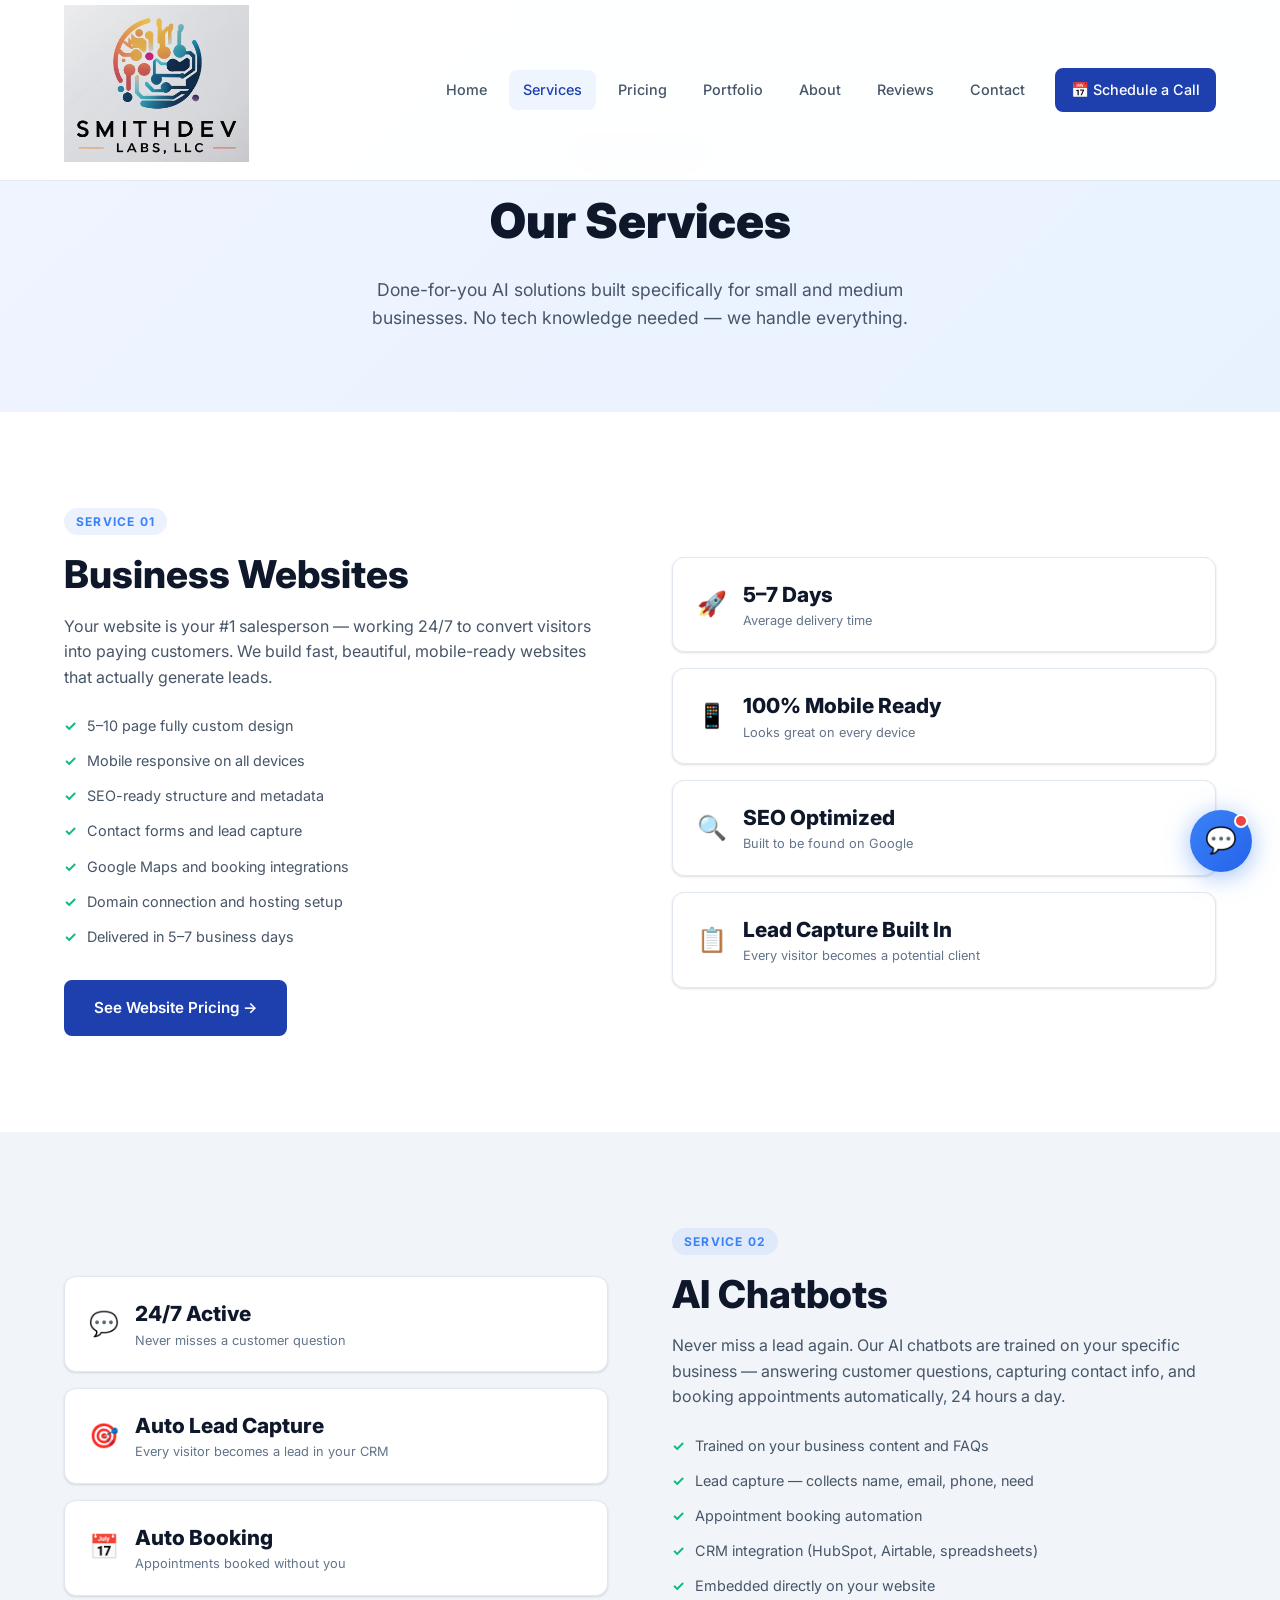
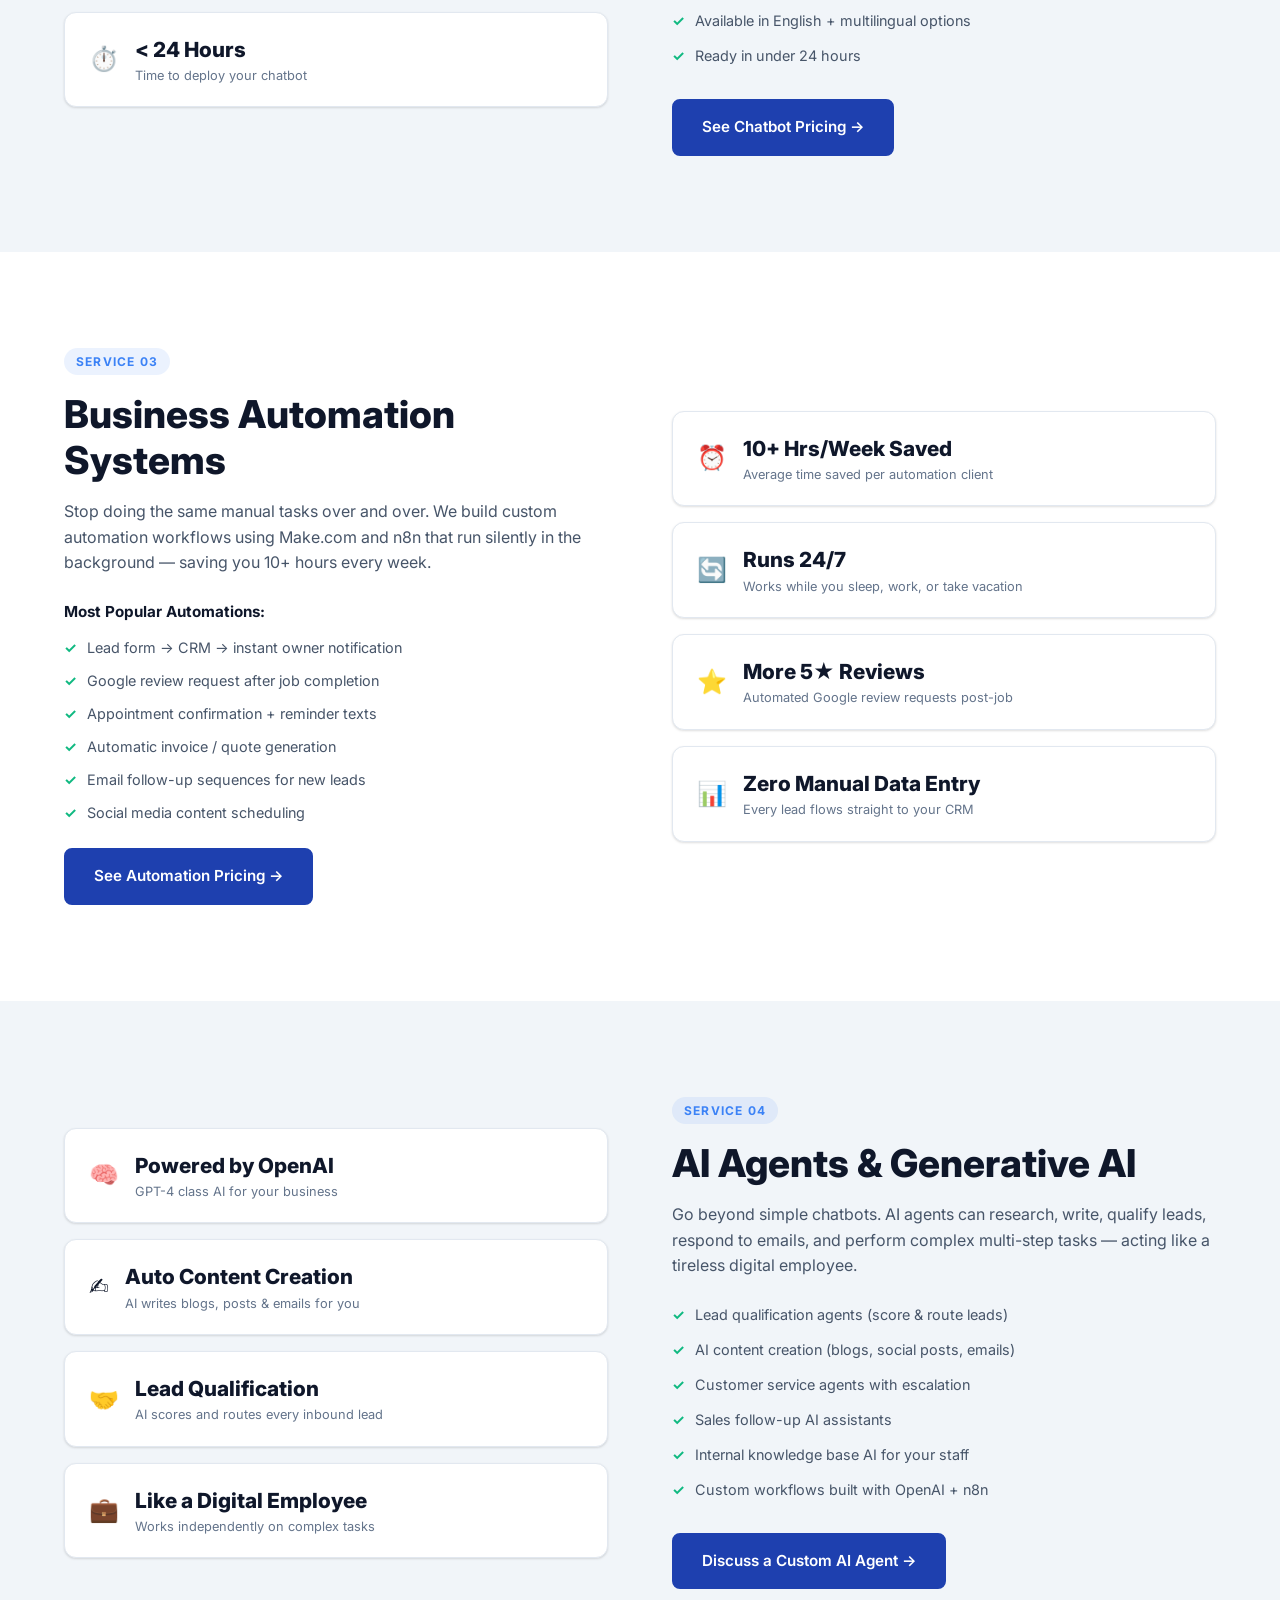
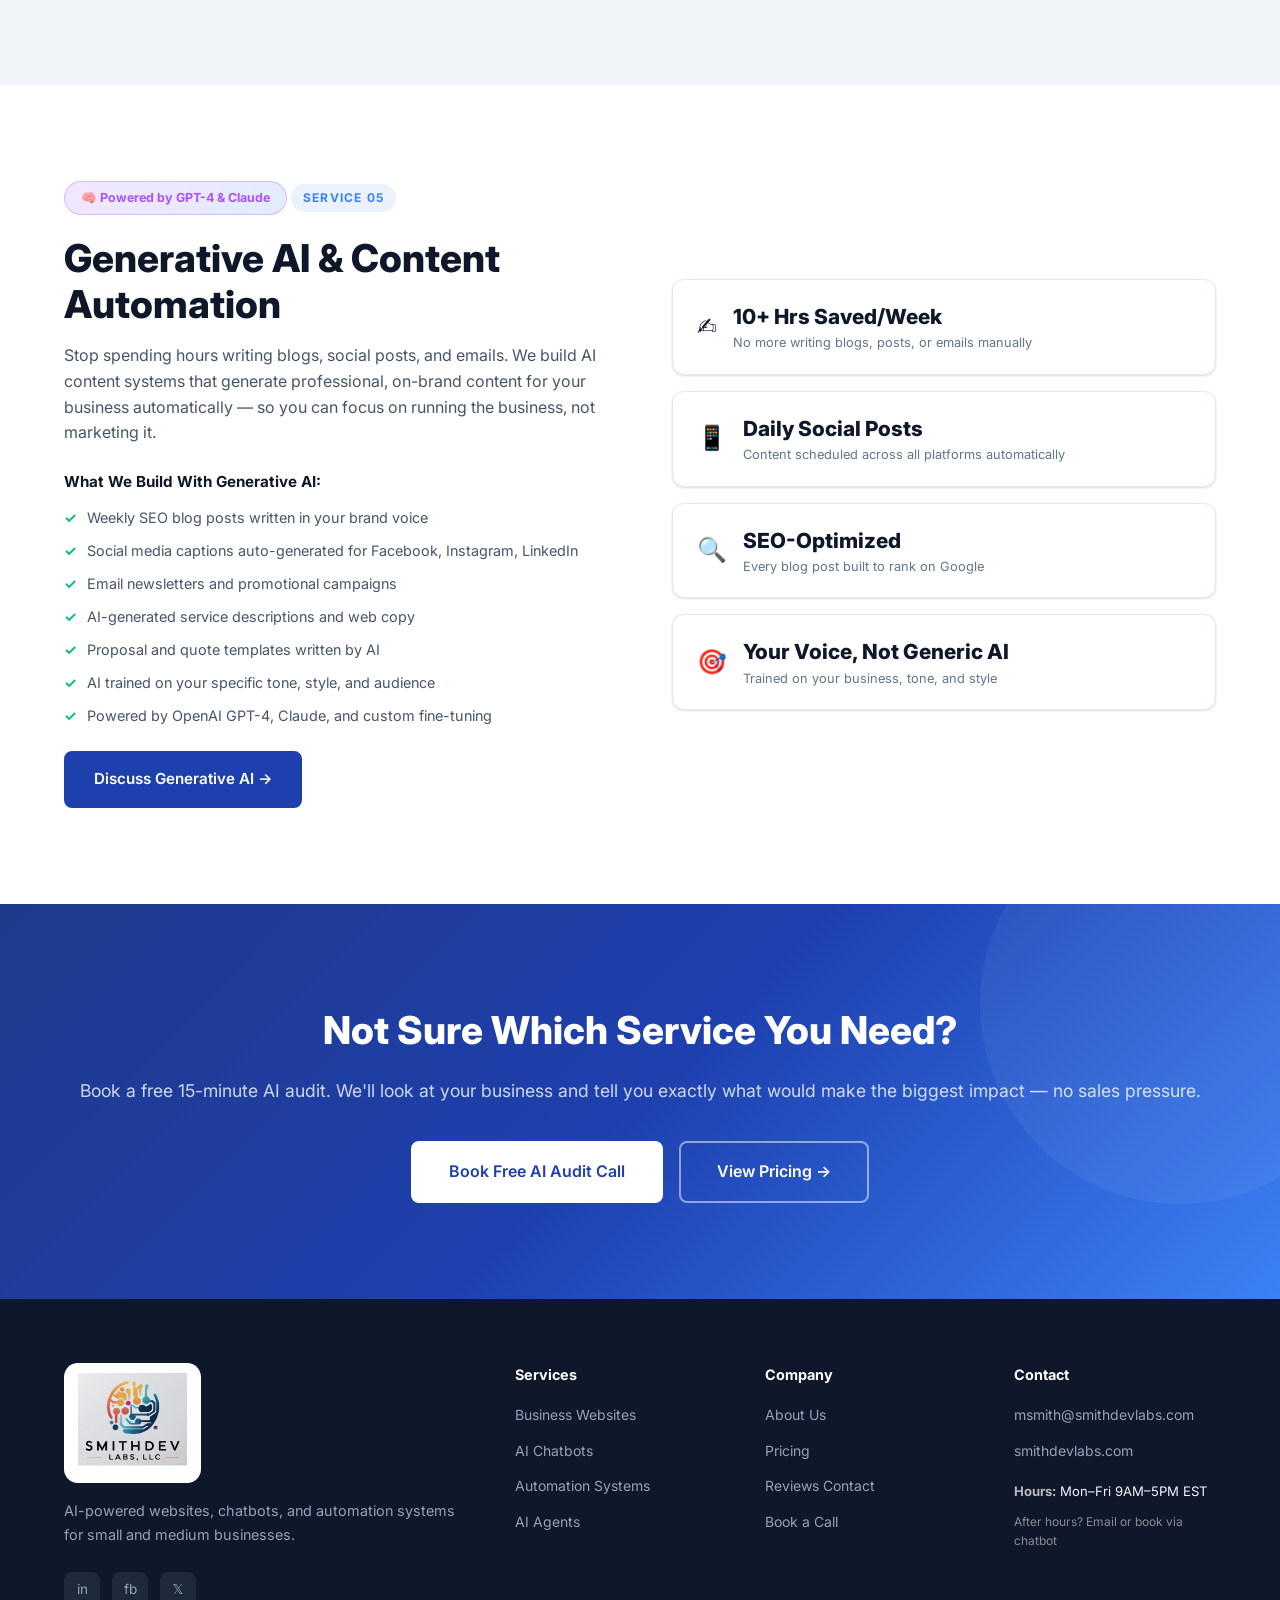
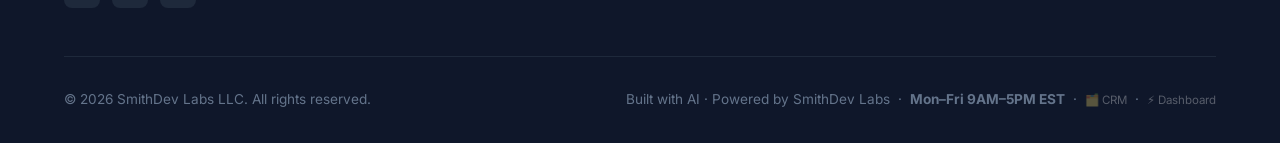
<file: services.html>
<!DOCTYPE html>
<html lang="en">
<head>
  <meta charset="UTF-8" />
  <meta name="viewport" content="width=device-width, initial-scale=1.0" />
  <title>Services — SmithDev Labs</title>
  <meta name="description" content="SmithDev Labs offers AI-powered websites, intelligent chatbots, business automation systems, and AI agents for small and medium businesses." />
  <link rel="stylesheet" href="css/style.css?v=8" />
  <link rel="icon" href="data:image/svg+xml,<svg xmlns='http://www.w3.org/2000/svg' viewBox='0 0 100 100'><text y='.9em' font-size='90'>🤖</text></svg>" />
</head>
<body>

<nav class="navbar" id="navbar">
  <div class="container">
    <div class="nav-inner">
      <a href="index.html" class="nav-logo">
        <img src="images/logo.png" alt="SmithDev Labs LLC" class="nav-logo-img" />
      </a>
      <div class="nav-links" id="navLinks">
        <a href="index.html">Home</a>
        <a href="services.html" class="active">Services</a>
        <a href="pricing.html">Pricing</a>
        <a href="portfolio.html">Portfolio</a>
        <a href="about.html">About</a>
        <a href="testimonials.html">Reviews</a>
        <a href="contact.html">Contact</a>
        <a href="schedule.html" class="btn btn-primary btn-sm nav-cta">📅 Schedule a Call</a>
      </div>
      <div class="nav-toggle" id="navToggle"><span></span><span></span><span></span></div>
    </div>
  </div>
</nav>

<section class="page-hero">
  <div class="container">
    <span class="section-label">What We Offer</span>
    <h1>Our Services</h1>
    <p>Done-for-you AI solutions built specifically for small and medium businesses. No tech knowledge needed — we handle everything.</p>
  </div>
</section>

<!-- SERVICE 1: WEBSITES -->
<section class="section">
  <div class="container">
    <div class="why-grid">
      <div class="fade-up">
        <span class="section-label">Service 01</span>
        <h2 class="section-title">Business Websites</h2>
        <p style="color:var(--text-light);margin-bottom:24px;">Your website is your #1 salesperson — working 24/7 to convert visitors into paying customers. We build fast, beautiful, mobile-ready websites that actually generate leads.</p>
        <ul style="display:flex;flex-direction:column;gap:12px;margin-bottom:32px;">
          <li style="display:flex;gap:10px;font-size:.9rem;color:var(--text-light);"><span style="color:var(--success);font-weight:700;">✓</span> 5–10 page fully custom design</li>
          <li style="display:flex;gap:10px;font-size:.9rem;color:var(--text-light);"><span style="color:var(--success);font-weight:700;">✓</span> Mobile responsive on all devices</li>
          <li style="display:flex;gap:10px;font-size:.9rem;color:var(--text-light);"><span style="color:var(--success);font-weight:700;">✓</span> SEO-ready structure and metadata</li>
          <li style="display:flex;gap:10px;font-size:.9rem;color:var(--text-light);"><span style="color:var(--success);font-weight:700;">✓</span> Contact forms and lead capture</li>
          <li style="display:flex;gap:10px;font-size:.9rem;color:var(--text-light);"><span style="color:var(--success);font-weight:700;">✓</span> Google Maps and booking integrations</li>
          <li style="display:flex;gap:10px;font-size:.9rem;color:var(--text-light);"><span style="color:var(--success);font-weight:700;">✓</span> Domain connection and hosting setup</li>
          <li style="display:flex;gap:10px;font-size:.9rem;color:var(--text-light);"><span style="color:var(--success);font-weight:700;">✓</span> Delivered in 5–7 business days</li>
        </ul>
        <a href="pricing.html" class="btn btn-primary">See Website Pricing →</a>
      </div>
      <div class="why-visual fade-up">
        <div class="metric-card"><div class="metric-icon">🚀</div><div><div class="metric-val">5–7 Days</div><div class="metric-label">Average delivery time</div></div></div>
        <div class="metric-card"><div class="metric-icon">📱</div><div><div class="metric-val">100% Mobile Ready</div><div class="metric-label">Looks great on every device</div></div></div>
        <div class="metric-card"><div class="metric-icon">🔍</div><div><div class="metric-val">SEO Optimized</div><div class="metric-label">Built to be found on Google</div></div></div>
        <div class="metric-card"><div class="metric-icon">📋</div><div><div class="metric-val">Lead Capture Built In</div><div class="metric-label">Every visitor becomes a potential client</div></div></div>
      </div>
    </div>
  </div>
</section>

<!-- SERVICE 2: CHATBOTS -->
<section class="section" style="background:var(--light);">
  <div class="container">
    <div class="why-grid" style="direction:rtl;">
      <div class="fade-up" style="direction:ltr;">
        <span class="section-label">Service 02</span>
        <h2 class="section-title">AI Chatbots</h2>
        <p style="color:var(--text-light);margin-bottom:24px;">Never miss a lead again. Our AI chatbots are trained on your specific business — answering customer questions, capturing contact info, and booking appointments automatically, 24 hours a day.</p>
        <ul style="display:flex;flex-direction:column;gap:12px;margin-bottom:32px;">
          <li style="display:flex;gap:10px;font-size:.9rem;color:var(--text-light);"><span style="color:var(--success);font-weight:700;">✓</span> Trained on your business content and FAQs</li>
          <li style="display:flex;gap:10px;font-size:.9rem;color:var(--text-light);"><span style="color:var(--success);font-weight:700;">✓</span> Lead capture — collects name, email, phone, need</li>
          <li style="display:flex;gap:10px;font-size:.9rem;color:var(--text-light);"><span style="color:var(--success);font-weight:700;">✓</span> Appointment booking automation</li>
          <li style="display:flex;gap:10px;font-size:.9rem;color:var(--text-light);"><span style="color:var(--success);font-weight:700;">✓</span> CRM integration (HubSpot, Airtable, spreadsheets)</li>
          <li style="display:flex;gap:10px;font-size:.9rem;color:var(--text-light);"><span style="color:var(--success);font-weight:700;">✓</span> Embedded directly on your website</li>
          <li style="display:flex;gap:10px;font-size:.9rem;color:var(--text-light);"><span style="color:var(--success);font-weight:700;">✓</span> Available in English + multilingual options</li>
          <li style="display:flex;gap:10px;font-size:.9rem;color:var(--text-light);"><span style="color:var(--success);font-weight:700;">✓</span> Ready in under 24 hours</li>
        </ul>
        <a href="pricing.html" class="btn btn-primary">See Chatbot Pricing →</a>
      </div>
      <div class="why-visual fade-up" style="direction:ltr;">
        <div class="metric-card"><div class="metric-icon">💬</div><div><div class="metric-val">24/7 Active</div><div class="metric-label">Never misses a customer question</div></div></div>
        <div class="metric-card"><div class="metric-icon">🎯</div><div><div class="metric-val">Auto Lead Capture</div><div class="metric-label">Every visitor becomes a lead in your CRM</div></div></div>
        <div class="metric-card"><div class="metric-icon">📅</div><div><div class="metric-val">Auto Booking</div><div class="metric-label">Appointments booked without you</div></div></div>
        <div class="metric-card"><div class="metric-icon">⏱️</div><div><div class="metric-val">&lt; 24 Hours</div><div class="metric-label">Time to deploy your chatbot</div></div></div>
      </div>
    </div>
  </div>
</section>

<!-- SERVICE 3: AUTOMATION -->
<section class="section">
  <div class="container">
    <div class="why-grid">
      <div class="fade-up">
        <span class="section-label">Service 03</span>
        <h2 class="section-title">Business Automation Systems</h2>
        <p style="color:var(--text-light);margin-bottom:24px;">Stop doing the same manual tasks over and over. We build custom automation workflows using Make.com and n8n that run silently in the background — saving you 10+ hours every week.</p>
        <div style="margin-bottom:24px;">
          <p style="font-weight:700;margin-bottom:12px;font-size:.95rem;">Most Popular Automations:</p>
          <ul style="display:flex;flex-direction:column;gap:10px;">
            <li style="display:flex;gap:10px;font-size:.9rem;color:var(--text-light);"><span style="color:var(--success);font-weight:700;">✓</span> Lead form → CRM → instant owner notification</li>
            <li style="display:flex;gap:10px;font-size:.9rem;color:var(--text-light);"><span style="color:var(--success);font-weight:700;">✓</span> Google review request after job completion</li>
            <li style="display:flex;gap:10px;font-size:.9rem;color:var(--text-light);"><span style="color:var(--success);font-weight:700;">✓</span> Appointment confirmation + reminder texts</li>
            <li style="display:flex;gap:10px;font-size:.9rem;color:var(--text-light);"><span style="color:var(--success);font-weight:700;">✓</span> Automatic invoice / quote generation</li>
            <li style="display:flex;gap:10px;font-size:.9rem;color:var(--text-light);"><span style="color:var(--success);font-weight:700;">✓</span> Email follow-up sequences for new leads</li>
            <li style="display:flex;gap:10px;font-size:.9rem;color:var(--text-light);"><span style="color:var(--success);font-weight:700;">✓</span> Social media content scheduling</li>
          </ul>
        </div>
        <a href="pricing.html" class="btn btn-primary">See Automation Pricing →</a>
      </div>
      <div class="why-visual fade-up">
        <div class="metric-card"><div class="metric-icon">⏰</div><div><div class="metric-val">10+ Hrs/Week Saved</div><div class="metric-label">Average time saved per automation client</div></div></div>
        <div class="metric-card"><div class="metric-icon">🔄</div><div><div class="metric-val">Runs 24/7</div><div class="metric-label">Works while you sleep, work, or take vacation</div></div></div>
        <div class="metric-card"><div class="metric-icon">⭐</div><div><div class="metric-val">More 5★ Reviews</div><div class="metric-label">Automated Google review requests post-job</div></div></div>
        <div class="metric-card"><div class="metric-icon">📊</div><div><div class="metric-val">Zero Manual Data Entry</div><div class="metric-label">Every lead flows straight to your CRM</div></div></div>
      </div>
    </div>
  </div>
</section>

<!-- SERVICE 4: AI AGENTS -->
<section class="section" style="background:var(--light);">
  <div class="container">
    <div class="why-grid" style="direction:rtl;">
      <div class="fade-up" style="direction:ltr;">
        <span class="section-label">Service 04</span>
        <h2 class="section-title">AI Agents & Generative AI</h2>
        <p style="color:var(--text-light);margin-bottom:24px;">Go beyond simple chatbots. AI agents can research, write, qualify leads, respond to emails, and perform complex multi-step tasks — acting like a tireless digital employee.</p>
        <ul style="display:flex;flex-direction:column;gap:12px;margin-bottom:32px;">
          <li style="display:flex;gap:10px;font-size:.9rem;color:var(--text-light);"><span style="color:var(--success);font-weight:700;">✓</span> Lead qualification agents (score & route leads)</li>
          <li style="display:flex;gap:10px;font-size:.9rem;color:var(--text-light);"><span style="color:var(--success);font-weight:700;">✓</span> AI content creation (blogs, social posts, emails)</li>
          <li style="display:flex;gap:10px;font-size:.9rem;color:var(--text-light);"><span style="color:var(--success);font-weight:700;">✓</span> Customer service agents with escalation</li>
          <li style="display:flex;gap:10px;font-size:.9rem;color:var(--text-light);"><span style="color:var(--success);font-weight:700;">✓</span> Sales follow-up AI assistants</li>
          <li style="display:flex;gap:10px;font-size:.9rem;color:var(--text-light);"><span style="color:var(--success);font-weight:700;">✓</span> Internal knowledge base AI for your staff</li>
          <li style="display:flex;gap:10px;font-size:.9rem;color:var(--text-light);"><span style="color:var(--success);font-weight:700;">✓</span> Custom workflows built with OpenAI + n8n</li>
        </ul>
        <a href="contact.html" class="btn btn-primary">Discuss a Custom AI Agent →</a>
      </div>
      <div class="why-visual fade-up" style="direction:ltr;">
        <div class="metric-card"><div class="metric-icon">🧠</div><div><div class="metric-val">Powered by OpenAI</div><div class="metric-label">GPT-4 class AI for your business</div></div></div>
        <div class="metric-card"><div class="metric-icon">✍️</div><div><div class="metric-val">Auto Content Creation</div><div class="metric-label">AI writes blogs, posts & emails for you</div></div></div>
        <div class="metric-card"><div class="metric-icon">🤝</div><div><div class="metric-val">Lead Qualification</div><div class="metric-label">AI scores and routes every inbound lead</div></div></div>
        <div class="metric-card"><div class="metric-icon">💼</div><div><div class="metric-val">Like a Digital Employee</div><div class="metric-label">Works independently on complex tasks</div></div></div>
      </div>
    </div>
  </div>
</section>

<!-- SERVICE 5: GENERATIVE AI -->
<section class="section">
  <div class="container">
    <div class="why-grid">
      <div class="fade-up">
        <span class="gen-ai-badge">🧠 Powered by GPT-4 &amp; Claude</span>
        <span class="section-label">Service 05</span>
        <h2 class="section-title">Generative AI &amp; Content Automation</h2>
        <p style="color:var(--text-light);margin-bottom:24px;">Stop spending hours writing blogs, social posts, and emails. We build AI content systems that generate professional, on-brand content for your business automatically — so you can focus on running the business, not marketing it.</p>
        <div style="margin-bottom:24px;">
          <p style="font-weight:700;margin-bottom:12px;font-size:.95rem;">What We Build With Generative AI:</p>
          <ul style="display:flex;flex-direction:column;gap:10px;">
            <li style="display:flex;gap:10px;font-size:.9rem;color:var(--text-light);"><span style="color:var(--success);font-weight:700;">✓</span> Weekly SEO blog posts written in your brand voice</li>
            <li style="display:flex;gap:10px;font-size:.9rem;color:var(--text-light);"><span style="color:var(--success);font-weight:700;">✓</span> Social media captions auto-generated for Facebook, Instagram, LinkedIn</li>
            <li style="display:flex;gap:10px;font-size:.9rem;color:var(--text-light);"><span style="color:var(--success);font-weight:700;">✓</span> Email newsletters and promotional campaigns</li>
            <li style="display:flex;gap:10px;font-size:.9rem;color:var(--text-light);"><span style="color:var(--success);font-weight:700;">✓</span> AI-generated service descriptions and web copy</li>
            <li style="display:flex;gap:10px;font-size:.9rem;color:var(--text-light);"><span style="color:var(--success);font-weight:700;">✓</span> Proposal and quote templates written by AI</li>
            <li style="display:flex;gap:10px;font-size:.9rem;color:var(--text-light);"><span style="color:var(--success);font-weight:700;">✓</span> AI trained on your specific tone, style, and audience</li>
            <li style="display:flex;gap:10px;font-size:.9rem;color:var(--text-light);"><span style="color:var(--success);font-weight:700;">✓</span> Powered by OpenAI GPT-4, Claude, and custom fine-tuning</li>
          </ul>
        </div>
        <a href="contact.html" class="btn btn-primary">Discuss Generative AI →</a>
      </div>
      <div class="why-visual fade-up">
        <div class="metric-card"><div class="metric-icon">✍️</div><div><div class="metric-val">10+ Hrs Saved/Week</div><div class="metric-label">No more writing blogs, posts, or emails manually</div></div></div>
        <div class="metric-card"><div class="metric-icon">📱</div><div><div class="metric-val">Daily Social Posts</div><div class="metric-label">Content scheduled across all platforms automatically</div></div></div>
        <div class="metric-card"><div class="metric-icon">🔍</div><div><div class="metric-val">SEO-Optimized</div><div class="metric-label">Every blog post built to rank on Google</div></div></div>
        <div class="metric-card"><div class="metric-icon">🎯</div><div><div class="metric-val">Your Voice, Not Generic AI</div><div class="metric-label">Trained on your business, tone, and style</div></div></div>
      </div>
    </div>
  </div>
</section>

<section class="cta-section">
  <div class="container" style="position:relative;z-index:1;">
    <h2>Not Sure Which Service You Need?</h2>
    <p>Book a free 15-minute AI audit. We'll look at your business and tell you exactly what would make the biggest impact — no sales pressure.</p>
    <div class="cta-actions">
      <a href="contact.html" class="btn btn-white btn-lg">Book Free AI Audit Call</a>
      <a href="pricing.html" class="btn btn-outline btn-lg" style="color:white;border-color:rgba(255,255,255,.5);">View Pricing →</a>
    </div>
  </div>
</section>

<footer class="footer">
  <div class="container">
    <div class="footer-grid">
      <div class="footer-brand">
        <div class="footer-logo"><img src="images/logo.png" alt="SmithDev Labs LLC" class="footer-logo-img" /></div>
        <p>AI-powered websites, chatbots, and automation systems for small and medium businesses.</p>
        <div class="social-links">
          <a href="#" class="social-link">in</a>
          <a href="#" class="social-link">fb</a>
          <a href="#" class="social-link">𝕏</a>
        </div>
      </div>
      <div class="footer-col"><h4>Services</h4><ul><li><a href="services.html">Business Websites</a></li><li><a href="services.html">AI Chatbots</a></li><li><a href="services.html">Automation Systems</a></li><li><a href="services.html">AI Agents</a></li></ul></div>
      <div class="footer-col"><h4>Company</h4><ul><li><a href="about.html">About Us</a></li><li><a href="pricing.html">Pricing</a></li><li><a href="testimonials.html">Reviews</a>
        <a href="contact.html">Contact</a></li><li><a href="contact.html">Book a Call</a></li></ul></div>
      <div class="footer-col"><h4>Contact</h4><ul><li><a href="mailto:msmith@smithdevlabs.com">msmith@smithdevlabs.com</a></li><li><a href="https://smithdevlabs.com">smithdevlabs.com</a></li><li style="margin-top:8px;font-size:0.82rem;"><strong style="color:rgba(255,255,255,0.7);">Hours:</strong> Mon–Fri 9AM–5PM EST</li><li style="font-size:0.75rem;color:rgba(255,255,255,0.5);">After hours? Email or book via chatbot</li></ul></div>
    </div>
    <div class="footer-bottom">
      <p>&copy; 2026 SmithDev Labs LLC. All rights reserved.</p>
      <p>Built with AI · Powered by SmithDev Labs &nbsp;·&nbsp; <strong>Mon–Fri 9AM–5PM EST</strong> &nbsp;·&nbsp; <a href="crm.html" style="color:rgba(255,255,255,0.3);font-size:0.72rem;text-decoration:none;" title="Owner CRM">🗂️ CRM</a> &nbsp;·&nbsp; <a href="dashboard.html" style="color:rgba(255,255,255,0.3);font-size:0.72rem;text-decoration:none;" title="Owner Dashboard">⚡ Dashboard</a></p>
    </div>
  </div>
</footer>

<script src="js/main.js"></script>
<script src="js/chatbot.js?v=2"></script>
</body>
</html>
</file>
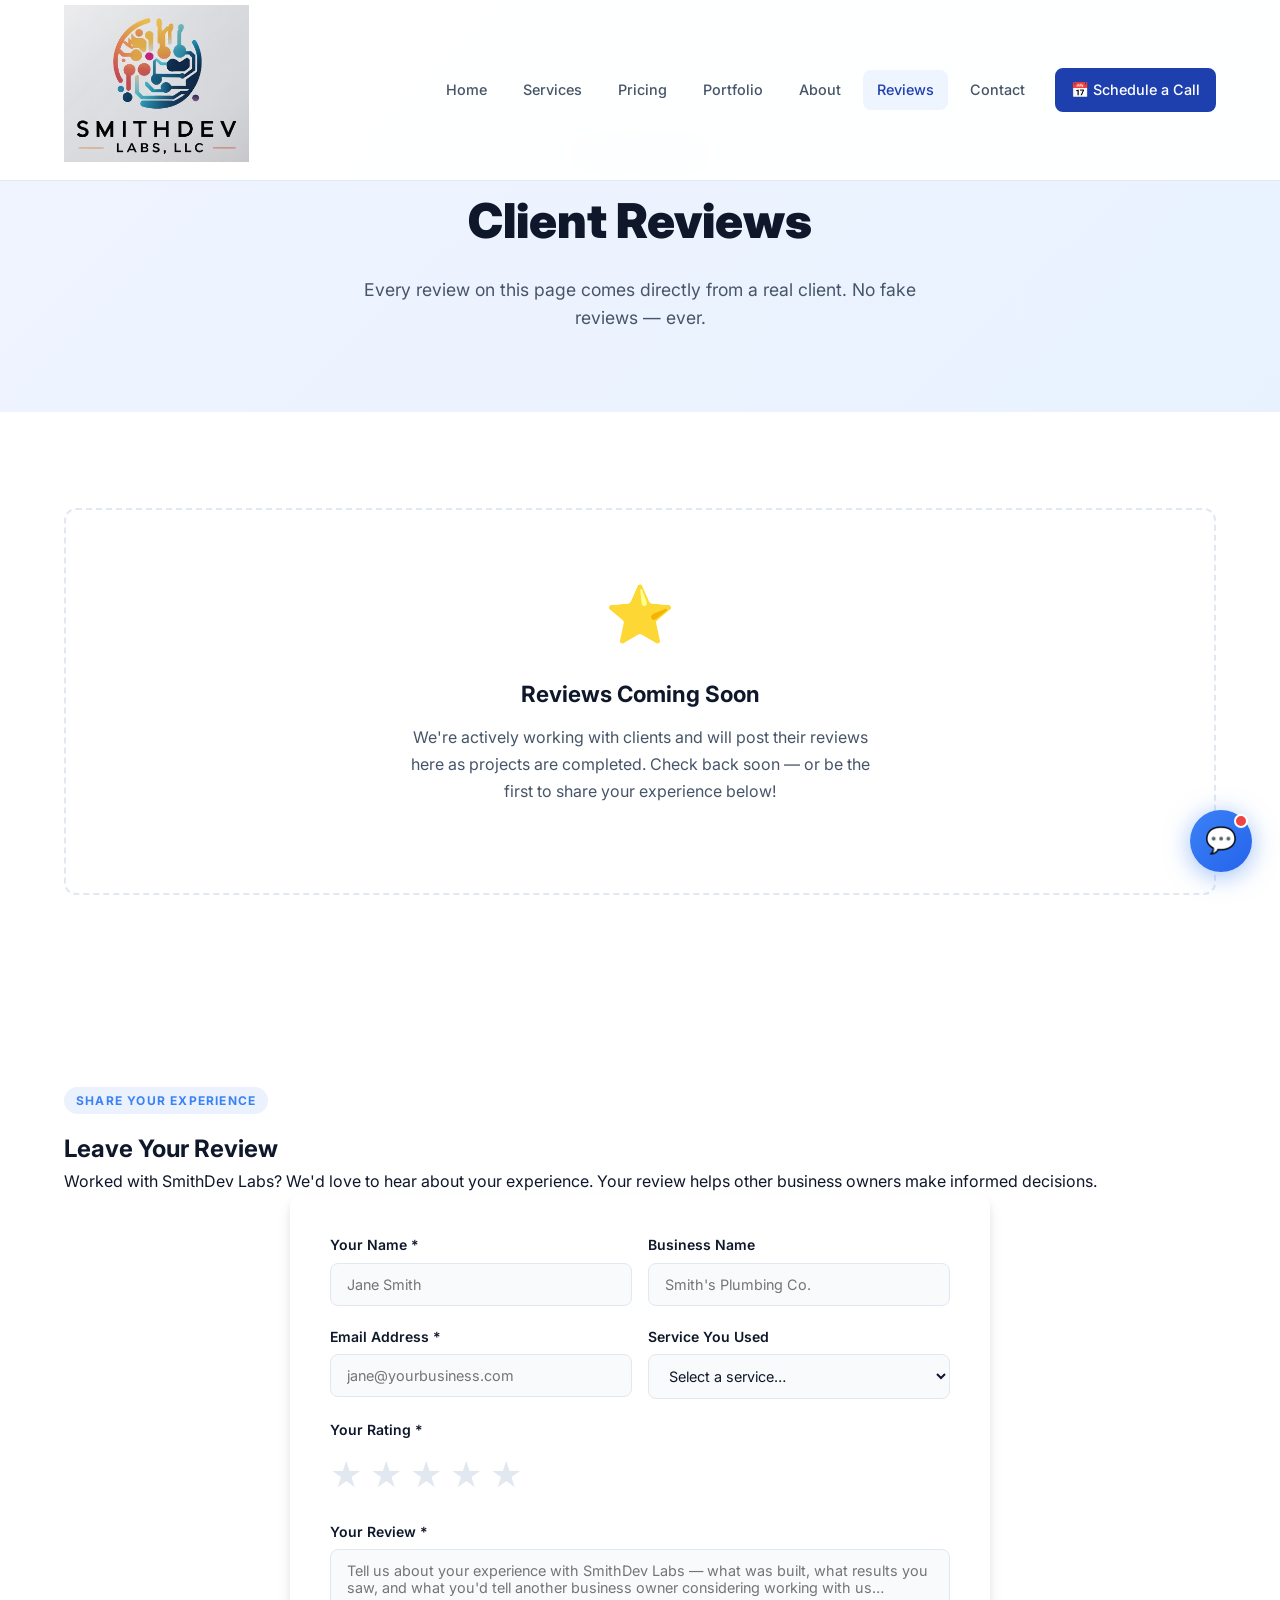
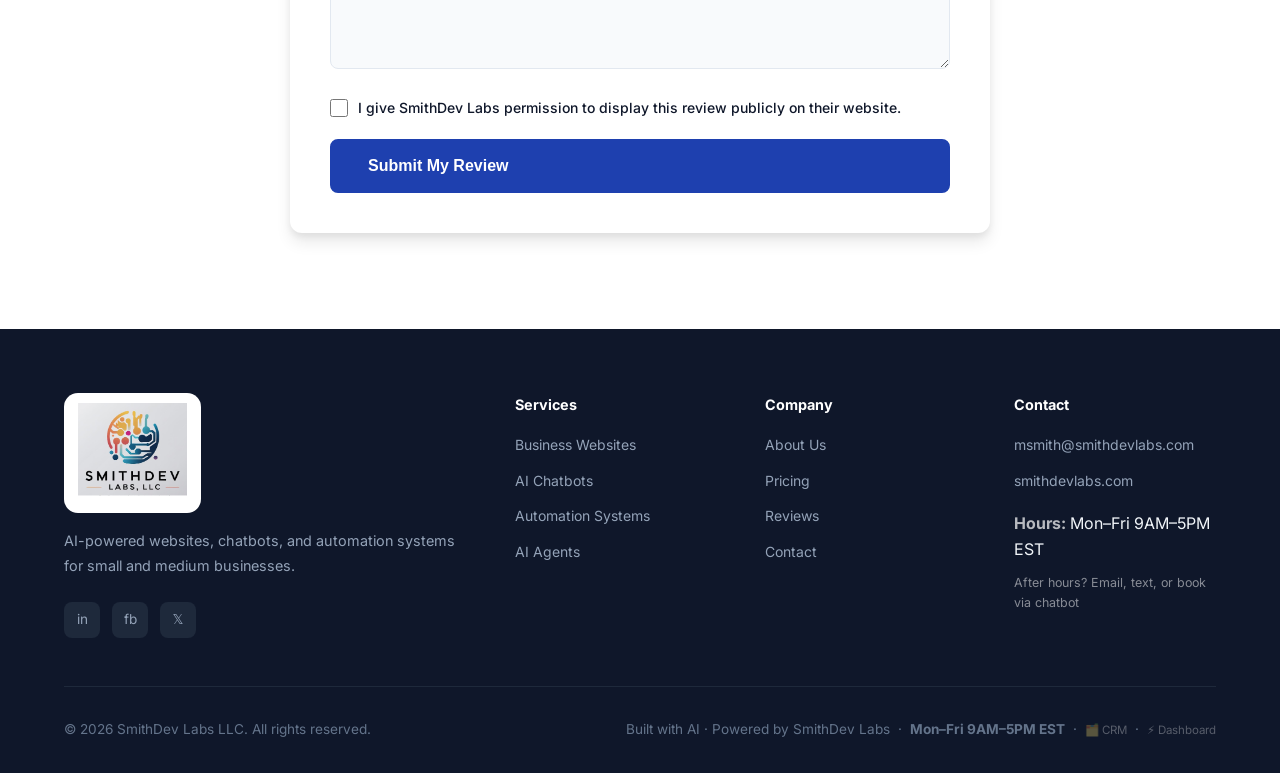
<file: testimonials.html>
<!DOCTYPE html>
<html lang="en">
<head>
  <meta charset="UTF-8" />
  <meta name="viewport" content="width=device-width, initial-scale=1.0" />
  <title>Client Reviews — SmithDev Labs</title>
  <meta name="description" content="Read real reviews from SmithDev Labs clients and share your own experience. See how AI-powered websites, chatbots, and automation have helped businesses grow." />
  <link rel="stylesheet" href="css/style.css?v=8" />
  <link rel="icon" href="data:image/svg+xml,<svg xmlns='http://www.w3.org/2000/svg' viewBox='0 0 100 100'><text y='.9em' font-size='90'>🤖</text></svg>" />
</head>
<body>

<nav class="navbar" id="navbar">
  <div class="container">
    <div class="nav-inner">
      <a href="index.html" class="nav-logo">
        <img src="images/logo.png" alt="SmithDev Labs LLC" class="nav-logo-img" />
      </a>
      <div class="nav-links" id="navLinks">
        <a href="index.html">Home</a>
        <a href="services.html">Services</a>
        <a href="pricing.html">Pricing</a>
        <a href="portfolio.html">Portfolio</a>
        <a href="about.html">About</a>
        <a href="testimonials.html" class="active">Reviews</a>
        <a href="contact.html">Contact</a>
        <a href="schedule.html" class="btn btn-primary btn-sm nav-cta">📅 Schedule a Call</a>
      </div>
      <div class="nav-toggle" id="navToggle"><span></span><span></span><span></span></div>
    </div>
  </div>
</nav>

<section class="page-hero">
  <div class="container">
    <span class="section-label">Client Reviews</span>
    <h1>Client Reviews</h1>
    <p>Every review on this page comes directly from a real client. No fake reviews — ever.</p>
  </div>
</section>

<!-- EMPTY STATE -->
<section class="section">
  <div class="container">
    <div class="empty-reviews fade-up">
      <div class="empty-reviews-icon">⭐</div>
      <h3>Reviews Coming Soon</h3>
      <p>We're actively working with clients and will post their reviews here as projects are completed. Check back soon — or be the first to share your experience below!</p>
    </div>
  </div>
</section>

<!-- LEAVE A REVIEW FORM -->
<section class="section" style="background:var(--bg-alt);">
  <div class="container">
    <div class="section-header fade-up">
      <span class="section-label">Share Your Experience</span>
      <h2>Leave Your Review</h2>
      <p>Worked with SmithDev Labs? We'd love to hear about your experience. Your review helps other business owners make informed decisions.</p>
    </div>

    <div class="review-form-wrap fade-up">
      <form name="testimonial" method="POST" data-netlify="true" netlify-honeypot="bot-field" id="testimonialForm">
        <input type="hidden" name="form-name" value="testimonial" />
        <p style="display:none;"><label>Don't fill this out: <input name="bot-field" /></label></p>

        <div class="form-row">
          <div class="form-group">
            <label for="t-name">Your Name *</label>
            <input type="text" id="t-name" name="name" placeholder="Jane Smith" required />
          </div>
          <div class="form-group">
            <label for="t-business">Business Name</label>
            <input type="text" id="t-business" name="business" placeholder="Smith's Plumbing Co." />
          </div>
        </div>

        <div class="form-row">
          <div class="form-group">
            <label for="t-email">Email Address *</label>
            <input type="email" id="t-email" name="email" placeholder="jane@yourbusiness.com" required />
          </div>
          <div class="form-group">
            <label for="t-service">Service You Used</label>
            <select id="t-service" name="service">
              <option value="">Select a service…</option>
              <option>Business Website</option>
              <option>AI Chatbot</option>
              <option>Business Automation</option>
              <option>AI Agent</option>
              <option>Multiple Services</option>
            </select>
          </div>
        </div>

        <div class="form-group">
          <label>Your Rating *</label>
          <div class="star-rating" id="starRating">
            <span class="star" data-val="1">★</span>
            <span class="star" data-val="2">★</span>
            <span class="star" data-val="3">★</span>
            <span class="star" data-val="4">★</span>
            <span class="star" data-val="5">★</span>
          </div>
          <input type="hidden" name="rating" id="ratingInput" value="5" />
        </div>

        <div class="form-group">
          <label for="t-review">Your Review *</label>
          <textarea id="t-review" name="review" rows="5" placeholder="Tell us about your experience with SmithDev Labs — what was built, what results you saw, and what you'd tell another business owner considering working with us…" required></textarea>
        </div>

        <div class="form-group">
          <label for="t-permission" style="display:flex;align-items:center;gap:10px;cursor:pointer;font-weight:500;">
            <input type="checkbox" id="t-permission" name="permission" value="yes" required style="width:18px;height:18px;accent-color:var(--primary);" />
            I give SmithDev Labs permission to display this review publicly on their website.
          </label>
        </div>

        <button type="submit" class="btn btn-primary btn-lg" style="width:100%;">Submit My Review</button>
      </form>

      <div id="reviewSuccess" style="display:none;text-align:center;padding:48px 24px;">
        <div style="font-size:3rem;margin-bottom:16px;">🎉</div>
        <h3 style="margin-bottom:12px;">Thank You for Your Review!</h3>
        <p style="color:var(--text-light);">We appreciate you taking the time to share your experience. Your review will be posted after a quick approval — usually within 24 hours.</p>
        <a href="index.html" class="btn btn-primary btn-lg" style="margin-top:24px;">Back to Home</a>
      </div>
    </div>
  </div>
</section>

<footer class="footer">
  <div class="container">
    <div class="footer-grid">
      <div class="footer-brand">
        <div class="footer-logo">
          <img src="images/logo.png" alt="SmithDev Labs LLC" class="footer-logo-img" />
        </div>
        <p>AI-powered websites, chatbots, and automation systems for small and medium businesses.</p>
        <div class="social-links">
          <a href="#" class="social-link">in</a>
          <a href="#" class="social-link">fb</a>
          <a href="#" class="social-link">𝕏</a>
        </div>
      </div>
      <div class="footer-col">
        <h4>Services</h4>
        <ul>
          <li><a href="services.html">Business Websites</a></li>
          <li><a href="services.html">AI Chatbots</a></li>
          <li><a href="services.html">Automation Systems</a></li>
          <li><a href="services.html">AI Agents</a></li>
        </ul>
      </div>
      <div class="footer-col">
        <h4>Company</h4>
        <ul>
          <li><a href="about.html">About Us</a></li>
          <li><a href="pricing.html">Pricing</a></li>
          <li><a href="testimonials.html">Reviews</a></li>
          <li><a href="contact.html">Contact</a></li>
        </ul>
      </div>
      <div class="footer-col">
        <h4>Contact</h4>
        <ul>
          <li><a href="mailto:msmith@smithdevlabs.com">msmith@smithdevlabs.com</a></li>
          <li><a href="https://smithdevlabs.com">smithdevlabs.com</a></li>
          <li style="margin-top:8px;"><strong style="color:rgba(255,255,255,0.7);">Hours:</strong> Mon–Fri 9AM–5PM EST</li>
          <li style="font-size:0.78rem;color:rgba(255,255,255,0.5);">After hours? Email, text, or book via chatbot</li>
        </ul>
      </div>
    </div>
    <div class="footer-bottom">
      <p>&copy; 2026 SmithDev Labs LLC. All rights reserved.</p>
      <p>Built with AI · Powered by SmithDev Labs &nbsp;·&nbsp; <strong>Mon–Fri 9AM–5PM EST</strong> &nbsp;·&nbsp; <a href="crm.html" style="color:rgba(255,255,255,0.3);font-size:0.72rem;text-decoration:none;" title="Owner CRM">🗂️ CRM</a> &nbsp;·&nbsp; <a href="dashboard.html" style="color:rgba(255,255,255,0.3);font-size:0.72rem;text-decoration:none;" title="Owner Dashboard">⚡ Dashboard</a></p>
    </div>
  </div>
</footer>

<script src="js/main.js"></script>
<script src="js/chatbot.js?v=2"></script>
<script>
  const stars = document.querySelectorAll('.star');
  const ratingInput = document.getElementById('ratingInput');
  stars.forEach(s => {
    s.addEventListener('mouseover', () => {
      stars.forEach(x => x.classList.remove('active'));
      for (let i = 0; i < s.dataset.val; i++) stars[i].classList.add('active');
    });
    s.addEventListener('click', () => {
      ratingInput.value = s.dataset.val;
      stars.forEach(x => x.classList.remove('selected'));
      for (let i = 0; i < s.dataset.val; i++) stars[i].classList.add('selected');
    });
  });
  document.getElementById('starRating').addEventListener('mouseleave', () => {
    stars.forEach(x => x.classList.remove('active'));
    const val = ratingInput.value;
    for (let i = 0; i < val; i++) stars[i].classList.add('active');
  });

  const form = document.getElementById('testimonialForm');
  if (form) {
    form.addEventListener('submit', async (e) => {
      e.preventDefault();
      const btn = form.querySelector('button[type="submit"]');
      btn.textContent = 'Submitting…';
      btn.disabled = true;
      try {
        const res = await fetch('/', {
          method: 'POST',
          headers: { 'Content-Type': 'application/x-www-form-urlencoded' },
          body: new URLSearchParams(new FormData(form)).toString()
        });
        if (res.ok) {
          form.style.display = 'none';
          document.getElementById('reviewSuccess').style.display = 'block';
        } else { throw new Error(); }
      } catch {
        btn.textContent = 'Submit My Review';
        btn.disabled = false;
        alert('Something went wrong. Please email us at msmith@smithdevlabs.com');
      }
    });
  }
</script>
</body>
</html>
</file>
<file: css/style.css>
@import url('https://fonts.googleapis.com/css2?family=Inter:wght@300;400;500;600;700;800;900&display=swap');

:root {
  --primary: #1E40AF;
  --primary-light: #3B82F6;
  --primary-dark: #1e3a8a;
  --accent: #06B6D4;
  --dark: #0F172A;
  --dark-2: #1E293B;
  --dark-3: #334155;
  --gray: #64748B;
  --light: #F1F5F9;
  --lighter: #F8FAFC;
  --white: #FFFFFF;
  --text: #0F172A;
  --text-light: #475569;
  --border: #E2E8F0;
  --success: #10B981;
  --shadow-sm: 0 1px 3px rgba(0,0,0,.08), 0 1px 2px rgba(0,0,0,.06);
  --shadow: 0 4px 6px rgba(0,0,0,.07), 0 2px 4px rgba(0,0,0,.06);
  --shadow-md: 0 10px 15px rgba(0,0,0,.08), 0 4px 6px rgba(0,0,0,.06);
  --shadow-lg: 0 20px 25px rgba(0,0,0,.08), 0 10px 10px rgba(0,0,0,.04);
  --radius: 12px;
  --radius-sm: 8px;
  --radius-lg: 20px;
}

*, *::before, *::after { box-sizing: border-box; margin: 0; padding: 0; }

html { scroll-behavior: smooth; font-size: 16px; }

body {
  font-family: 'Inter', system-ui, sans-serif;
  color: var(--text);
  background: var(--white);
  line-height: 1.6;
  -webkit-font-smoothing: antialiased;
}

img { max-width: 100%; display: block; }
a { text-decoration: none; color: inherit; }
ul { list-style: none; }

.container { max-width: 1200px; margin: 0 auto; padding: 0 24px; }
.section { padding: 96px 0; }
.section-sm { padding: 64px 0; }

/* ── TYPOGRAPHY ─────────────────────────────────────────── */
.section-label {
  display: inline-block;
  font-size: .75rem;
  font-weight: 700;
  letter-spacing: .1em;
  text-transform: uppercase;
  color: var(--primary-light);
  background: rgba(59,130,246,.1);
  padding: 4px 12px;
  border-radius: 999px;
  margin-bottom: 16px;
}
.section-title {
  font-size: clamp(1.75rem, 3vw, 2.5rem);
  font-weight: 800;
  line-height: 1.2;
  color: var(--dark);
  margin-bottom: 16px;
}
.section-sub {
  font-size: 1.1rem;
  color: var(--text-light);
  max-width: 600px;
  margin: 0 auto;
}
.text-center { text-align: center; }

/* ── BUTTONS ────────────────────────────────────────────── */
.btn {
  display: inline-flex;
  align-items: center;
  gap: 8px;
  padding: 14px 28px;
  border-radius: var(--radius-sm);
  font-weight: 600;
  font-size: .95rem;
  cursor: pointer;
  border: 2px solid transparent;
  transition: all .2s ease;
  text-decoration: none;
  white-space: nowrap;
}
.btn-primary {
  background: var(--primary);
  color: var(--white);
  border-color: var(--primary);
}
.btn-primary:hover { background: var(--primary-dark); border-color: var(--primary-dark); transform: translateY(-1px); box-shadow: var(--shadow-md); }
.btn-outline {
  background: transparent;
  color: var(--primary);
  border-color: var(--primary);
}
.btn-outline:hover { background: var(--primary); color: var(--white); transform: translateY(-1px); }
.btn-white {
  background: var(--white);
  color: var(--primary);
  border-color: var(--white);
}
.btn-white:hover { background: var(--light); transform: translateY(-1px); }
.btn-lg { padding: 16px 36px; font-size: 1rem; }
.btn-sm { padding: 10px 20px; font-size: .875rem; }

/* ── NAVBAR ─────────────────────────────────────────────── */
.navbar {
  position: fixed;
  top: 0; left: 0; right: 0;
  z-index: 1000;
  background: rgba(255,255,255,.95);
  backdrop-filter: blur(12px);
  border-bottom: 1px solid var(--border);
  transition: box-shadow .3s;
}
.navbar.scrolled { box-shadow: var(--shadow-md); }
.nav-inner {
  display: flex;
  align-items: center;
  justify-content: space-between;
  height: 180px;
}
.nav-logo {
  display: flex;
  align-items: center;
  gap: 10px;
  font-weight: 800;
  font-size: 1.2rem;
  color: var(--dark);
}
.nav-logo-img {
  height: 170px;
  width: auto;
  object-fit: contain;
  mix-blend-mode: multiply;
}
.nav-logo-icon {
  width: 38px; height: 38px;
  background: linear-gradient(135deg, var(--primary), var(--primary-light));
  border-radius: 10px;
  display: flex; align-items: center; justify-content: center;
  color: white;
  font-weight: 900;
  font-size: .9rem;
}
.footer-logo-img {
  height: 120px;
  width: auto;
  object-fit: contain;
  background: white;
  border-radius: 14px;
  padding: 10px 14px;
}
.nav-links {
  display: flex;
  align-items: center;
  gap: 8px;
}
.nav-links a {
  padding: 8px 14px;
  border-radius: var(--radius-sm);
  font-size: .9rem;
  font-weight: 500;
  color: var(--text-light);
  transition: all .2s;
}
.nav-links a:hover, .nav-links a.active { color: var(--primary); background: rgba(59,130,246,.08); }
.nav-cta { margin-left: 8px; }
.nav-links a.btn-primary { color: #ffffff; }
.nav-toggle { display: none; flex-direction: column; gap: 5px; cursor: pointer; padding: 4px; }
.nav-toggle span { display: block; width: 24px; height: 2px; background: var(--dark); border-radius: 2px; transition: all .3s; }

/* ── HERO ───────────────────────────────────────────────── */
.hero {
  padding: 260px 0 100px;
  background: linear-gradient(135deg, #f0f4ff 0%, #e8f2ff 50%, #f0f9ff 100%);
  position: relative;
  overflow: hidden;
}
.hero::before {
  content: '';
  position: absolute;
  top: -200px; right: -200px;
  width: 600px; height: 600px;
  background: radial-gradient(circle, rgba(59,130,246,.12) 0%, transparent 70%);
  border-radius: 50%;
}
.hero::after {
  content: '';
  position: absolute;
  bottom: -150px; left: -150px;
  width: 500px; height: 500px;
  background: radial-gradient(circle, rgba(6,182,212,.08) 0%, transparent 70%);
  border-radius: 50%;
}
.hero-inner {
  display: grid;
  grid-template-columns: 1fr 1fr;
  gap: 64px;
  align-items: center;
  position: relative;
  z-index: 1;
}
.hero-badge {
  display: inline-flex;
  align-items: center;
  gap: 8px;
  background: white;
  border: 1px solid var(--border);
  border-radius: 999px;
  padding: 6px 16px 6px 8px;
  font-size: .8rem;
  font-weight: 600;
  color: var(--text-light);
  margin-bottom: 24px;
  box-shadow: var(--shadow-sm);
}
.hero-badge-dot {
  width: 8px; height: 8px;
  background: var(--success);
  border-radius: 50%;
  animation: pulse 2s infinite;
}
@keyframes pulse { 0%,100%{opacity:1} 50%{opacity:.4} }
.hero h1 {
  font-size: clamp(2.2rem, 4.5vw, 3.5rem);
  font-weight: 900;
  line-height: 1.1;
  color: var(--dark);
  margin-bottom: 20px;
}
.hero h1 span { color: var(--primary); }
.hero-sub {
  font-size: 1.15rem;
  color: var(--text-light);
  margin-bottom: 36px;
  line-height: 1.7;
}
.hero-actions { display: flex; gap: 16px; flex-wrap: wrap; margin-bottom: 48px; }
.hero-stats { display: flex; gap: 32px; }
.stat { }
.stat-num { font-size: 1.5rem; font-weight: 800; color: var(--dark); }
.stat-label { font-size: .8rem; color: var(--gray); font-weight: 500; }

.hero-visual {
  position: relative;
}
.hero-card {
  background: white;
  border-radius: var(--radius-lg);
  padding: 28px;
  box-shadow: var(--shadow-lg);
  border: 1px solid var(--border);
}
.hero-card-header {
  display: flex;
  align-items: center;
  gap: 12px;
  margin-bottom: 20px;
}
.hero-card-icon {
  width: 44px; height: 44px;
  background: linear-gradient(135deg, var(--primary), var(--primary-light));
  border-radius: 10px;
  display: flex; align-items: center; justify-content: center;
  font-size: 1.2rem;
}
.hero-card-title { font-weight: 700; font-size: 1rem; }
.hero-card-sub { font-size: .8rem; color: var(--gray); }
.chat-bubble {
  padding: 12px 16px;
  border-radius: 12px;
  font-size: .875rem;
  margin-bottom: 10px;
  max-width: 85%;
}
.chat-bubble.bot {
  background: var(--light);
  color: var(--text);
  border-bottom-left-radius: 4px;
}
.chat-bubble.user {
  background: var(--primary);
  color: white;
  margin-left: auto;
  border-bottom-right-radius: 4px;
}
.chat-typing {
  display: flex; gap: 4px; padding: 12px 16px;
  background: var(--light);
  border-radius: 12px;
  border-bottom-left-radius: 4px;
  width: fit-content;
}
.chat-typing span {
  width: 8px; height: 8px;
  background: var(--gray);
  border-radius: 50%;
  animation: typing 1.2s infinite;
}
.chat-typing span:nth-child(2) { animation-delay: .2s; }
.chat-typing span:nth-child(3) { animation-delay: .4s; }
@keyframes typing { 0%,80%,100%{transform:translateY(0)} 40%{transform:translateY(-6px)} }

.floating-badge {
  position: absolute;
  background: white;
  border-radius: var(--radius);
  padding: 10px 16px;
  box-shadow: var(--shadow-md);
  border: 1px solid var(--border);
  display: flex;
  align-items: center;
  gap: 8px;
  font-size: .8rem;
  font-weight: 600;
  animation: float 3s ease-in-out infinite;
}
.floating-badge.top { top: -20px; right: -20px; animation-delay: 0s; }
.floating-badge.bottom { bottom: -20px; left: -20px; animation-delay: 1.5s; }
@keyframes float { 0%,100%{transform:translateY(0)} 50%{transform:translateY(-8px)} }

/* ── LOGOS / TRUST BAR ──────────────────────────────────── */
.trust-bar {
  padding: 32px 0;
  background: var(--white);
  border-bottom: 1px solid var(--border);
}
.trust-inner {
  display: flex;
  align-items: center;
  gap: 48px;
  flex-wrap: wrap;
  justify-content: center;
}
.trust-label { font-size: .85rem; color: var(--gray); font-weight: 500; white-space: nowrap; }
.trust-logos { display: flex; align-items: center; gap: 36px; flex-wrap: wrap; }
.trust-logo {
  font-size: .9rem;
  font-weight: 700;
  color: var(--dark-3);
  opacity: .6;
  letter-spacing: -.01em;
}

/* ── SERVICES ───────────────────────────────────────────── */
.services-grid {
  display: grid;
  grid-template-columns: repeat(auto-fit, minmax(260px, 1fr));
  gap: 24px;
  margin-top: 48px;
}
.service-card {
  background: var(--white);
  border: 1px solid var(--border);
  border-radius: var(--radius-lg);
  padding: 32px;
  transition: all .3s ease;
  position: relative;
  overflow: hidden;
}
.service-card::before {
  content: '';
  position: absolute;
  top: 0; left: 0; right: 0;
  height: 3px;
  background: linear-gradient(90deg, var(--primary), var(--primary-light));
  transform: scaleX(0);
  transition: transform .3s;
}
.service-card:hover { transform: translateY(-6px); box-shadow: var(--shadow-lg); border-color: rgba(59,130,246,.3); }
.service-card:hover::before { transform: scaleX(1); }
.service-icon {
  width: 56px; height: 56px;
  border-radius: 14px;
  display: flex; align-items: center; justify-content: center;
  font-size: 1.5rem;
  margin-bottom: 20px;
  background: linear-gradient(135deg, rgba(30,64,175,.1), rgba(59,130,246,.15));
}
.service-card h3 { font-size: 1.1rem; font-weight: 700; margin-bottom: 10px; color: var(--dark); }
.service-card p { font-size: .9rem; color: var(--text-light); line-height: 1.6; margin-bottom: 16px; }
.service-card ul { }
.service-card ul li {
  font-size: .85rem;
  color: var(--text-light);
  padding: 4px 0;
  display: flex;
  align-items: flex-start;
  gap: 8px;
}
.service-card ul li::before { content: '✓'; color: var(--success); font-weight: 700; flex-shrink: 0; margin-top: 1px; }

/* ── HOW IT WORKS ───────────────────────────────────────── */
.how-it-works { background: var(--light); }
.steps-grid {
  display: grid;
  grid-template-columns: repeat(auto-fit, minmax(220px, 1fr));
  gap: 32px;
  margin-top: 48px;
  position: relative;
}
.step {
  text-align: center;
  padding: 32px 24px;
}
.step-num {
  width: 56px; height: 56px;
  background: linear-gradient(135deg, var(--primary), var(--primary-light));
  color: white;
  border-radius: 50%;
  display: flex; align-items: center; justify-content: center;
  font-size: 1.2rem;
  font-weight: 800;
  margin: 0 auto 20px;
}
.step h3 { font-weight: 700; margin-bottom: 10px; }
.step p { font-size: .9rem; color: var(--text-light); }

/* ── PRICING ────────────────────────────────────────────── */
.pricing-grid {
  display: grid;
  grid-template-columns: repeat(auto-fit, minmax(260px, 1fr));
  gap: 24px;
  margin-top: 48px;
  align-items: start;
}
.pricing-card {
  background: white;
  border: 2px solid var(--border);
  border-radius: var(--radius-lg);
  padding: 36px 28px;
  transition: all .3s;
}
.pricing-card.featured {
  border-color: var(--primary);
  position: relative;
  transform: scale(1.03);
}
.pricing-card.featured::before {
  content: 'Most Popular';
  position: absolute;
  top: -14px;
  left: 50%;
  transform: translateX(-50%);
  background: var(--primary);
  color: white;
  font-size: .75rem;
  font-weight: 700;
  padding: 4px 16px;
  border-radius: 999px;
  white-space: nowrap;
}
.pricing-card:hover { box-shadow: var(--shadow-lg); transform: translateY(-4px); }
.pricing-card.featured:hover { transform: scale(1.03) translateY(-4px); }
.pricing-name { font-size: .85rem; font-weight: 700; color: var(--primary); text-transform: uppercase; letter-spacing: .05em; margin-bottom: 8px; }
.pricing-price { font-size: 2.2rem; font-weight: 900; color: var(--dark); margin-bottom: 4px; }
.pricing-price span { font-size: 1rem; font-weight: 500; color: var(--gray); }
.pricing-desc { font-size: .875rem; color: var(--text-light); margin-bottom: 24px; padding-bottom: 24px; border-bottom: 1px solid var(--border); }
.pricing-features { margin-bottom: 28px; }
.pricing-features li {
  display: flex;
  align-items: flex-start;
  gap: 10px;
  padding: 7px 0;
  font-size: .875rem;
  color: var(--text-light);
}
.pricing-features li::before { content: '✓'; color: var(--success); font-weight: 700; flex-shrink: 0; margin-top: 1px; }

/* ── WHY US ─────────────────────────────────────────────── */
.why-grid {
  display: grid;
  grid-template-columns: 1fr 1fr;
  gap: 64px;
  align-items: center;
  margin-top: 0;
}
.why-list { margin-top: 32px; display: flex; flex-direction: column; gap: 20px; }
.why-item { display: flex; gap: 16px; }
.why-icon {
  width: 44px; height: 44px;
  background: linear-gradient(135deg, rgba(30,64,175,.1), rgba(59,130,246,.15));
  border-radius: 10px;
  display: flex; align-items: center; justify-content: center;
  font-size: 1.1rem;
  flex-shrink: 0;
}
.why-item h4 { font-weight: 700; margin-bottom: 4px; }
.why-item p { font-size: .875rem; color: var(--text-light); }
.why-visual { display: flex; flex-direction: column; gap: 16px; }
.metric-card {
  background: white;
  border: 1px solid var(--border);
  border-radius: var(--radius);
  padding: 20px 24px;
  display: flex;
  align-items: center;
  gap: 16px;
  box-shadow: var(--shadow-sm);
  transition: transform .2s;
}
.metric-card:hover { transform: translateX(4px); }
.metric-icon { font-size: 1.5rem; }
.metric-val { font-size: 1.3rem; font-weight: 800; color: var(--dark); }
.metric-label { font-size: .8rem; color: var(--gray); }

/* ── CTA SECTION ────────────────────────────────────────── */
.cta-section {
  background: linear-gradient(135deg, var(--primary-dark), var(--primary), var(--primary-light));
  padding: 96px 0;
  text-align: center;
  position: relative;
  overflow: hidden;
}
.cta-section::before {
  content: '';
  position: absolute;
  top: -100px; right: -100px;
  width: 400px; height: 400px;
  background: rgba(255,255,255,.05);
  border-radius: 50%;
}
.cta-section h2 { font-size: clamp(1.8rem, 3vw, 2.5rem); font-weight: 800; color: white; margin-bottom: 16px; }
.cta-section p { font-size: 1.1rem; color: rgba(255,255,255,.8); margin-bottom: 36px; }
.cta-actions { display: flex; gap: 16px; justify-content: center; flex-wrap: wrap; }

/* ── FOOTER ─────────────────────────────────────────────── */
.footer {
  background: var(--dark);
  color: var(--light);
  padding: 64px 0 32px;
}
.footer-grid {
  display: grid;
  grid-template-columns: 2fr 1fr 1fr 1fr;
  gap: 48px;
  margin-bottom: 48px;
}
.footer-brand p { font-size: .9rem; color: #94A3B8; margin: 16px 0 24px; line-height: 1.7; }
.footer-logo { display: flex; align-items: center; gap: 10px; font-weight: 800; font-size: 1.1rem; color: white; }
.footer-col h4 { font-size: .9rem; font-weight: 700; color: white; margin-bottom: 16px; }
.footer-col ul { display: flex; flex-direction: column; gap: 10px; }
.footer-col ul li a { font-size: .875rem; color: #94A3B8; transition: color .2s; }
.footer-col ul li a:hover { color: var(--primary-light); }
.footer-bottom {
  border-top: 1px solid #1E293B;
  padding-top: 32px;
  display: flex;
  align-items: center;
  justify-content: space-between;
  flex-wrap: wrap;
  gap: 16px;
}
.footer-bottom p { font-size: .85rem; color: #64748B; }
.social-links { display: flex; gap: 12px; }
.social-link {
  width: 36px; height: 36px;
  background: #1E293B;
  border-radius: 8px;
  display: flex; align-items: center; justify-content: center;
  font-size: .85rem;
  color: #94A3B8;
  transition: all .2s;
}
.social-link:hover { background: var(--primary); color: white; }

/* ── PAGE HERO ──────────────────────────────────────────── */
.page-hero {
  padding: 140px 0 80px;
  background: linear-gradient(135deg, #f0f4ff 0%, #e8f2ff 100%);
  text-align: center;
}
.page-hero h1 { font-size: clamp(2rem, 4vw, 3rem); font-weight: 900; color: var(--dark); margin-bottom: 16px; }
.page-hero p { font-size: 1.1rem; color: var(--text-light); max-width: 600px; margin: 0 auto; }

/* ── CONTACT ────────────────────────────────────────────── */
.contact-grid { display: grid; grid-template-columns: 1fr 1.5fr; gap: 64px; align-items: start; }
.contact-info h3 { font-size: 1.3rem; font-weight: 800; margin-bottom: 16px; }
.contact-info p { color: var(--text-light); margin-bottom: 32px; }
.contact-item { display: flex; gap: 16px; margin-bottom: 20px; }
.contact-icon { width: 44px; height: 44px; background: rgba(30,64,175,.1); border-radius: 10px; display: flex; align-items: center; justify-content: center; font-size: 1.1rem; flex-shrink: 0; }
.contact-item h4 { font-weight: 700; font-size: .9rem; margin-bottom: 2px; }
.contact-item p { font-size: .875rem; color: var(--text-light); margin: 0; }
.form-card { background: white; border: 1px solid var(--border); border-radius: var(--radius-lg); padding: 40px; box-shadow: var(--shadow-md); }
.form-row { display: grid; grid-template-columns: 1fr 1fr; gap: 16px; }
.form-group { margin-bottom: 20px; }
.form-group label { display: block; font-size: .875rem; font-weight: 600; margin-bottom: 6px; color: var(--dark); }
.form-group input, .form-group select, .form-group textarea {
  width: 100%;
  padding: 12px 16px;
  border: 1.5px solid var(--border);
  border-radius: var(--radius-sm);
  font-family: inherit;
  font-size: .9rem;
  color: var(--dark);
  background: var(--lighter);
  transition: border-color .2s, box-shadow .2s;
  outline: none;
}
.form-group input:focus, .form-group select:focus, .form-group textarea:focus {
  border-color: var(--primary);
  box-shadow: 0 0 0 3px rgba(59,130,246,.15);
  background: white;
}
.form-group textarea { resize: vertical; min-height: 120px; }

/* ── ABOUT ──────────────────────────────────────────────── */
.values-grid { display: grid; grid-template-columns: repeat(auto-fit, minmax(220px, 1fr)); gap: 24px; margin-top: 48px; }
.value-card { text-align: center; padding: 32px 24px; background: white; border: 1px solid var(--border); border-radius: var(--radius-lg); }
.value-icon { font-size: 2rem; margin-bottom: 16px; }
.value-card h3 { font-weight: 700; margin-bottom: 8px; }
.value-card p { font-size: .875rem; color: var(--text-light); }

/* ── ALERTS ─────────────────────────────────────────────── */
.alert { padding: 16px 20px; border-radius: var(--radius-sm); margin-bottom: 20px; font-size: .9rem; display: none; }
.alert-success { background: rgba(16,185,129,.1); color: #065F46; border: 1px solid rgba(16,185,129,.3); }

/* ── RESPONSIVE ─────────────────────────────────────────── */
@media (max-width: 1024px) {
  .footer-grid { grid-template-columns: 1fr 1fr; }
  .why-grid { grid-template-columns: 1fr; }
}
@media (max-width: 768px) {
  .section { padding: 64px 0; }
  .hero { padding: 120px 0 80px; }
  .hero-inner { grid-template-columns: 1fr; gap: 48px; }
  .hero-visual { display: none; }
  .hero-stats { gap: 20px; }
  .nav-links { display: none; position: absolute; top: 70px; left: 0; right: 0; background: white; border-bottom: 1px solid var(--border); padding: 16px; flex-direction: column; box-shadow: var(--shadow-md); }
  .nav-links.open { display: flex; }
  .nav-toggle { display: flex; }
  .nav-cta { display: none; }
  .footer-grid { grid-template-columns: 1fr; gap: 32px; }
  .contact-grid { grid-template-columns: 1fr; }
  .form-row { grid-template-columns: 1fr; }
  .pricing-card.featured { transform: scale(1); }
  .why-grid { gap: 40px; }
}
@media (max-width: 480px) {
  .hero-actions { flex-direction: column; }
  .cta-actions { flex-direction: column; align-items: center; }
  .hero-stats { flex-wrap: wrap; }
}

/* ── TESTIMONIALS ───────────────────────────────────────── */
.testimonials-grid {
  display: grid;
  grid-template-columns: repeat(3, 1fr);
  gap: 24px;
  margin-top: 40px;
}
.testimonials-grid-full {
  grid-template-columns: repeat(3, 1fr);
}
.testimonial-card {
  background: var(--white);
  border: 1px solid var(--border);
  border-radius: var(--radius);
  padding: 28px;
  display: flex;
  flex-direction: column;
  gap: 16px;
  box-shadow: var(--shadow-sm);
  transition: transform .2s, box-shadow .2s;
}
.testimonial-card:hover { transform: translateY(-4px); box-shadow: var(--shadow-md); }
.testimonial-stars { color: #f59e0b; font-size: 1.1rem; letter-spacing: 2px; }
.testimonial-text { color: var(--text-light); font-size: .9rem; line-height: 1.7; flex: 1; font-style: italic; }
.testimonial-author { display: flex; align-items: center; gap: 12px; margin-top: auto; }
.testimonial-avatar {
  width: 44px; height: 44px;
  background: linear-gradient(135deg, var(--primary), var(--primary-light));
  border-radius: 50%;
  display: flex; align-items: center; justify-content: center;
  color: white; font-weight: 800; font-size: .85rem;
  flex-shrink: 0;
}
.testimonial-name { font-weight: 700; font-size: .9rem; color: var(--dark); }
.testimonial-role { font-size: .78rem; color: var(--text-light); margin-top: 2px; }

.review-summary {
  display: flex; align-items: center; gap: 20px;
  justify-content: center; margin-top: 28px;
}
.review-score { font-size: 4rem; font-weight: 900; color: var(--primary); line-height: 1; }
.review-stars-lg { color: #f59e0b; font-size: 1.6rem; letter-spacing: 3px; }
.review-count { color: rgba(255,255,255,.7); font-size: .85rem; margin-top: 4px; }

.review-form-wrap {
  max-width: 700px; margin: 0 auto;
  background: var(--white);
  border-radius: var(--radius);
  padding: 40px;
  box-shadow: var(--shadow-md);
}
.star-rating { display: flex; gap: 8px; margin-top: 8px; }
.star {
  font-size: 2rem; color: #e2e8f0; cursor: pointer;
  transition: color .15s, transform .15s;
}
.star.active, .star.selected { color: #f59e0b; }
.star:hover { transform: scale(1.15); }

@media (max-width: 900px) {
  .testimonials-grid { grid-template-columns: 1fr 1fr; }
}
@media (max-width: 600px) {
  .testimonials-grid { grid-template-columns: 1fr; }
  .review-form-wrap { padding: 24px 16px; }
}

.empty-reviews {
  text-align: center;
  padding: 60px 24px;
  background: var(--bg-alt);
  border-radius: var(--radius);
  border: 2px dashed var(--border);
}
.empty-reviews-icon { font-size: 3.5rem; margin-bottom: 16px; }
.empty-reviews h3 { font-size: 1.4rem; margin-bottom: 12px; color: var(--dark); }
.empty-reviews p { color: var(--text-light); max-width: 480px; margin: 0 auto 28px; line-height: 1.7; }

/* ── ANIMATIONS ─────────────────────────────────────────── */
.fade-up { opacity: 0; transform: translateY(24px); transition: opacity .6s ease, transform .6s ease; }
.fade-up.visible { opacity: 1; transform: translateY(0); }

/* ── CHATBOT WIDGET ─────────────────────────────────────── */
#sdl-chat-widget { position: fixed; bottom: 28px; right: 28px; z-index: 9999; font-family: -apple-system, BlinkMacSystemFont, 'Segoe UI', sans-serif; }

#sdl-chat-bubble {
  width: 62px; height: 62px;
  background: linear-gradient(135deg, #3b82f6, #2563eb);
  border-radius: 50%;
  display: flex; align-items: center; justify-content: center;
  cursor: pointer;
  box-shadow: 0 4px 24px rgba(59,130,246,.5);
  transition: transform .2s, box-shadow .2s;
  position: relative;
}
#sdl-chat-bubble:hover { transform: scale(1.08); box-shadow: 0 6px 32px rgba(59,130,246,.6); }
#sdl-chat-bubble.sdl-hidden { display: none; }
#sdl-bubble-icon { font-size: 1.6rem; line-height: 1; }
#sdl-unread-dot {
  position: absolute; top: 4px; right: 4px;
  width: 14px; height: 14px;
  background: #ef4444; border-radius: 50%;
  border: 2px solid white;
  animation: sdl-pulse 1.8s infinite;
}
@keyframes sdl-pulse {
  0%, 100% { transform: scale(1); opacity: 1; }
  50% { transform: scale(1.25); opacity: .7; }
}

#sdl-chat-window {
  position: fixed; bottom: 100px; right: 28px;
  width: 360px; max-height: 560px;
  background: #fff;
  border-radius: 20px;
  box-shadow: 0 12px 48px rgba(0,0,0,.18);
  display: none; flex-direction: column;
  overflow: hidden;
  animation: sdl-slide-up .3s ease;
}
#sdl-chat-window.sdl-open { display: flex; }
@keyframes sdl-slide-up {
  from { opacity: 0; transform: translateY(20px) scale(.97); }
  to   { opacity: 1; transform: translateY(0) scale(1); }
}

#sdl-chat-header {
  background: linear-gradient(135deg, #1e40af, #3b82f6);
  padding: 16px 18px;
  display: flex; align-items: center; justify-content: space-between;
  flex-shrink: 0;
}
#sdl-header-info { display: flex; align-items: center; gap: 12px; }
#sdl-header-avatar {
  width: 42px; height: 42px;
  background: rgba(255,255,255,.2);
  border-radius: 50%;
  display: flex; align-items: center; justify-content: center;
  font-size: 1.3rem;
}
#sdl-header-name { color: #fff; font-weight: 700; font-size: .95rem; }
#sdl-header-status { color: rgba(255,255,255,.8); font-size: .75rem; display: flex; align-items: center; gap: 5px; margin-top: 2px; }
#sdl-status-dot { width: 7px; height: 7px; background: #4ade80; border-radius: 50%; display: inline-block; }
#sdl-close-btn {
  background: rgba(255,255,255,.15); border: none; color: #fff;
  width: 30px; height: 30px; border-radius: 50%; cursor: pointer;
  font-size: .9rem; display: flex; align-items: center; justify-content: center;
  transition: background .2s;
}
#sdl-close-btn:hover { background: rgba(255,255,255,.3); }

#sdl-chat-messages {
  flex: 1; overflow-y: auto; padding: 16px;
  display: flex; flex-direction: column; gap: 10px;
  background: #f8fafc;
}
#sdl-chat-messages::-webkit-scrollbar { width: 4px; }
#sdl-chat-messages::-webkit-scrollbar-thumb { background: #cbd5e1; border-radius: 4px; }

.sdl-msg-wrap { display: flex; max-width: 88%; }
.sdl-msg-bot { align-self: flex-start; }
.sdl-msg-user { align-self: flex-end; flex-direction: row-reverse; }

.sdl-bubble {
  padding: 10px 14px;
  border-radius: 16px;
  font-size: .875rem;
  line-height: 1.55;
}
.sdl-msg-bot .sdl-bubble {
  background: #fff;
  color: #1e293b;
  border-bottom-left-radius: 4px;
  box-shadow: 0 1px 4px rgba(0,0,0,.08);
}
.sdl-msg-user .sdl-bubble {
  background: linear-gradient(135deg, #3b82f6, #2563eb);
  color: #fff;
  border-bottom-right-radius: 4px;
}
.sdl-msg-bot .sdl-bubble a { color: #2563eb; font-weight: 600; }

.sdl-typing-bubble { display: flex; gap: 5px; align-items: center; padding: 12px 16px; }
.sdl-typing-bubble span {
  width: 7px; height: 7px;
  background: #94a3b8; border-radius: 50%;
  animation: sdl-bounce .9s infinite;
}
.sdl-typing-bubble span:nth-child(2) { animation-delay: .15s; }
.sdl-typing-bubble span:nth-child(3) { animation-delay: .3s; }
@keyframes sdl-bounce {
  0%, 80%, 100% { transform: translateY(0); }
  40% { transform: translateY(-6px); }
}

.sdl-msg-in { animation: sdl-pop .25s ease; }
@keyframes sdl-pop {
  from { opacity: 0; transform: scale(.95) translateY(6px); }
  to   { opacity: 1; transform: scale(1) translateY(0); }
}

#sdl-quick-replies {
  padding: 8px 12px;
  display: flex; flex-wrap: wrap; gap: 6px;
  background: #f8fafc;
  border-top: 1px solid #e2e8f0;
  flex-shrink: 0;
}
.sdl-quick-btn {
  background: #fff;
  border: 1.5px solid #3b82f6;
  color: #2563eb;
  border-radius: 20px;
  padding: 5px 12px;
  font-size: .78rem;
  font-weight: 600;
  cursor: pointer;
  transition: all .18s;
  white-space: nowrap;
}
.sdl-quick-btn:hover { background: #3b82f6; color: #fff; }

#sdl-chat-input-row {
  display: flex; gap: 8px; padding: 12px 14px;
  background: #fff;
  border-top: 1px solid #e2e8f0;
  flex-shrink: 0;
}
#sdl-chat-input {
  flex: 1;
  border: 1.5px solid #e2e8f0;
  border-radius: 24px;
  padding: 9px 16px;
  font-size: .875rem;
  outline: none;
  transition: border-color .2s;
  color: #1e293b;
}
#sdl-chat-input:focus { border-color: #3b82f6; }
#sdl-send-btn {
  width: 38px; height: 38px;
  background: linear-gradient(135deg, #3b82f6, #2563eb);
  border: none; border-radius: 50%; color: #fff;
  font-size: 1rem; cursor: pointer;
  display: flex; align-items: center; justify-content: center;
  transition: transform .2s, box-shadow .2s;
  flex-shrink: 0;
}
#sdl-send-btn:hover { transform: scale(1.08); box-shadow: 0 4px 12px rgba(59,130,246,.4); }

@media (max-width: 420px) {
  #sdl-chat-window { width: calc(100vw - 20px); right: 10px; bottom: 90px; }
  #sdl-chat-bubble { bottom: 16px; right: 16px; }
}

/* ── INDUSTRIES GRID ──────────────────────────────────── */
.industries-grid {
  display: grid;
  grid-template-columns: repeat(3, 1fr);
  gap: 24px;
  margin-top: 48px;
}
.industry-card {
  background: var(--white);
  border: 1.5px solid var(--border);
  border-radius: var(--radius-lg);
  padding: 28px 24px;
  transition: transform .2s, box-shadow .2s, border-color .2s;
}
.industry-card:hover {
  transform: translateY(-4px);
  box-shadow: var(--shadow-lg);
  border-color: var(--primary-light);
}
.industry-icon { font-size: 2.2rem; margin-bottom: 14px; }
.industry-card h3 { font-size: 1.05rem; font-weight: 700; margin-bottom: 12px; color: var(--text); }
.industry-card ul { display: flex; flex-direction: column; gap: 8px; margin-bottom: 20px; }
.industry-card ul li { font-size: .82rem; color: var(--text-light); display: flex; gap: 8px; align-items: flex-start; }
.industry-card ul li::before { content: "✓"; color: var(--success); font-weight: 700; flex-shrink: 0; }
.industry-link { font-size: .82rem; font-weight: 700; color: var(--primary-light); display: inline-flex; align-items: center; gap: 4px; transition: gap .15s; }
.industry-link:hover { gap: 8px; }

/* ── SEE IT IN ACTION ─────────────────────────────────── */
.demo-section { background: linear-gradient(135deg, #0F172A 0%, #1E293B 100%); padding: 96px 0; }
.demo-section .section-label { color: #60a5fa; background: rgba(96,165,250,.15); }
.demo-section .section-title { color: #f1f5f9; }
.demo-section .section-sub { color: #94a3b8; }

.demo-tabs { display: flex; gap: 12px; justify-content: center; flex-wrap: wrap; margin: 36px 0 40px; }
.demo-tab {
  padding: 10px 22px; border-radius: 999px; font-size: .85rem; font-weight: 700;
  cursor: pointer; border: 1.5px solid rgba(255,255,255,.15); background: transparent;
  color: #94a3b8; transition: all .2s; font-family: inherit;
}
.demo-tab.active, .demo-tab:hover { background: var(--primary-light); color: #fff; border-color: var(--primary-light); }

.demo-panels { position: relative; }
.demo-panel { display: none; }
.demo-panel.active { display: grid; grid-template-columns: 1fr 1fr; gap: 48px; align-items: center; }
.demo-panel-text h3 { font-size: 1.4rem; font-weight: 800; color: #f1f5f9; margin-bottom: 16px; }
.demo-panel-text p { color: #94a3b8; margin-bottom: 24px; line-height: 1.7; }
.demo-panel-text ul { display: flex; flex-direction: column; gap: 12px; margin-bottom: 28px; }
.demo-panel-text ul li { display: flex; gap: 10px; color: #cbd5e1; font-size: .88rem; }
.demo-panel-text ul li .check { color: #34d399; font-weight: 700; flex-shrink: 0; }

.demo-panel-visual {
  background: rgba(255,255,255,.04);
  border: 1px solid rgba(255,255,255,.1);
  border-radius: var(--radius-lg);
  padding: 24px;
}
.demo-chat-window { display: flex; flex-direction: column; gap: 12px; }
.demo-chat-header {
  display: flex; align-items: center; gap: 12px; padding-bottom: 14px;
  border-bottom: 1px solid rgba(255,255,255,.08);
}
.demo-chat-avatar { width: 36px; height: 36px; background: linear-gradient(135deg,#3b82f6,#06b6d4); border-radius: 50%; display: flex; align-items: center; justify-content: center; font-size: 1rem; flex-shrink: 0; }
.demo-chat-name { font-weight: 700; color: #f1f5f9; font-size: .9rem; }
.demo-chat-status { font-size: .72rem; color: #34d399; }
.demo-msg { padding: 10px 14px; border-radius: 12px; font-size: .82rem; line-height: 1.5; max-width: 88%; }
.demo-msg.bot { background: rgba(59,130,246,.15); color: #bfdbfe; border-bottom-left-radius: 4px; }
.demo-msg.user { background: var(--primary-light); color: #fff; border-bottom-right-radius: 4px; align-self: flex-end; }
.demo-typing { display: flex; gap: 4px; padding: 12px 14px; }
.demo-typing span { width: 7px; height: 7px; background: #60a5fa; border-radius: 50%; animation: typingBounce .9s infinite; }
.demo-typing span:nth-child(2) { animation-delay: .15s; }
.demo-typing span:nth-child(3) { animation-delay: .3s; }
@keyframes typingBounce { 0%,60%,100% { transform: translateY(0); } 30% { transform: translateY(-6px); } }

.automation-flow { display: flex; flex-direction: column; gap: 0; }
.flow-step {
  display: flex; align-items: center; gap: 16px;
  background: rgba(255,255,255,.04); border: 1px solid rgba(255,255,255,.08);
  border-radius: var(--radius); padding: 14px 16px;
}
.flow-step-icon { width: 40px; height: 40px; border-radius: 10px; display: flex; align-items: center; justify-content: center; font-size: 1.1rem; flex-shrink: 0; }
.flow-step-text .flow-name { font-weight: 700; color: #f1f5f9; font-size: .85rem; }
.flow-step-text .flow-desc { font-size: .75rem; color: #94a3b8; }
.flow-arrow { text-align: center; color: #3b82f6; font-size: 1.2rem; padding: 4px 0; }

/* ── COMPARISON TABLE ──────────────────────────────────── */
.compare-wrap { overflow-x: auto; margin-top: 48px; border-radius: var(--radius-lg); box-shadow: var(--shadow-lg); border: 1.5px solid var(--border); }
.compare-table { width: 100%; border-collapse: collapse; min-width: 580px; }
.compare-table th {
  padding: 20px 24px; font-size: .82rem; font-weight: 800; text-transform: uppercase;
  letter-spacing: .06em; text-align: center; background: var(--light);
}
.compare-table th:first-child { text-align: left; }
.compare-table th.highlight { background: var(--primary); color: white; }
.compare-table td {
  padding: 16px 24px; font-size: .875rem; text-align: center;
  border-top: 1px solid var(--border); color: var(--text-light);
}
.compare-table td:first-child { text-align: left; font-weight: 600; color: var(--text); }
.compare-table td.highlight { background: rgba(59,130,246,.04); font-weight: 700; color: var(--primary-dark); }
.compare-table tr:hover td { background: var(--lighter); }
.compare-table tr:hover td.highlight { background: rgba(59,130,246,.08); }
.check-yes { color: var(--success); font-size: 1.1rem; font-weight: 700; }
.check-no  { color: #ef4444; font-size: 1.1rem; }
.check-partial { color: #f59e0b; font-size: .82rem; font-weight: 600; }

/* ── FAQ ───────────────────────────────────────────────── */
.faq-grid { max-width: 800px; margin: 48px auto 0; display: flex; flex-direction: column; gap: 12px; }
.faq-item { border: 1.5px solid var(--border); border-radius: var(--radius); overflow: hidden; }
.faq-question {
  width: 100%; display: flex; align-items: center; justify-content: space-between;
  padding: 20px 24px; background: var(--white); border: none; cursor: pointer;
  font-size: .95rem; font-weight: 700; color: var(--text); text-align: left;
  font-family: inherit; gap: 16px; transition: background .15s;
}
.faq-question:hover { background: var(--lighter); }
.faq-chevron { width: 24px; height: 24px; background: var(--light); border-radius: 50%; display: flex; align-items: center; justify-content: center; font-size: .7rem; color: var(--primary-light); flex-shrink: 0; transition: transform .25s, background .15s; }
.faq-item.open .faq-chevron { transform: rotate(180deg); background: var(--primary-light); color: white; }
.faq-answer { max-height: 0; overflow: hidden; transition: max-height .3s ease, padding .3s ease; }
.faq-answer-inner { padding: 0 24px 20px; font-size: .88rem; color: var(--text-light); line-height: 1.7; }
.faq-item.open .faq-answer { max-height: 300px; }

/* ── PORTFOLIO PAGE ────────────────────────────────────── */
.portfolio-grid { display: grid; grid-template-columns: repeat(3,1fr); gap: 28px; margin-top: 48px; }
.portfolio-card {
  border: 1.5px solid var(--border); border-radius: var(--radius-lg); overflow: hidden;
  transition: transform .2s, box-shadow .2s;
}
.portfolio-card:hover { transform: translateY(-6px); box-shadow: var(--shadow-lg); }
.portfolio-card-header { padding: 28px; display: flex; flex-direction: column; gap: 12px; }
.portfolio-niche-badge {
  display: inline-block; font-size: .7rem; font-weight: 700; letter-spacing: .08em;
  text-transform: uppercase; padding: 4px 12px; border-radius: 999px; width: fit-content;
}
.portfolio-card-title { font-size: 1.15rem; font-weight: 800; }
.portfolio-card-sub { font-size: .82rem; color: var(--text-light); }
.portfolio-card-body { padding: 0 28px 28px; }
.portfolio-card-body h4 { font-size: .78rem; font-weight: 700; text-transform: uppercase; letter-spacing: .08em; color: var(--gray); margin-bottom: 10px; }
.portfolio-deliverables { display: flex; flex-direction: column; gap: 8px; margin-bottom: 20px; }
.portfolio-deliverable { display: flex; gap: 10px; align-items: flex-start; font-size: .83rem; color: var(--text-light); }
.portfolio-deliverable::before { content: "✓"; color: var(--success); font-weight: 700; flex-shrink: 0; }
.portfolio-results { display: grid; grid-template-columns: 1fr 1fr; gap: 10px; margin-bottom: 20px; }
.portfolio-result { background: var(--light); border-radius: var(--radius-sm); padding: 12px; text-align: center; }
.portfolio-result .r-val { font-size: 1.1rem; font-weight: 800; }
.portfolio-result .r-label { font-size: .7rem; color: var(--text-light); }
.portfolio-tools { display: flex; flex-wrap: wrap; gap: 6px; }
.portfolio-tool { font-size: .72rem; font-weight: 600; padding: 3px 10px; background: var(--lighter); border: 1px solid var(--border); border-radius: 999px; color: var(--text-light); }

/* ── GENERATIVE AI HERO BADGE ──────────────────────────── */
.gen-ai-badge { display: inline-flex; align-items: center; gap: 8px; background: linear-gradient(135deg, rgba(168,85,247,.15), rgba(59,130,246,.15)); border: 1px solid rgba(168,85,247,.3); border-radius: 999px; padding: 6px 16px; font-size: .78rem; font-weight: 700; color: #a855f7; margin-bottom: 20px; }

/* ── RESPONSIVE ADDITIONS ──────────────────────────────── */
@media (max-width: 900px) {
  .industries-grid { grid-template-columns: repeat(2,1fr); }
  .demo-panel.active { grid-template-columns: 1fr; }
  .demo-panel-visual { display: none; }
  .portfolio-grid { grid-template-columns: 1fr 1fr; }
}
@media (max-width: 600px) {
  .industries-grid { grid-template-columns: 1fr; }
  .portfolio-grid { grid-template-columns: 1fr; }
  .demo-tabs { gap: 8px; }
  .demo-tab { padding: 8px 14px; font-size: .78rem; }
}
</file>
